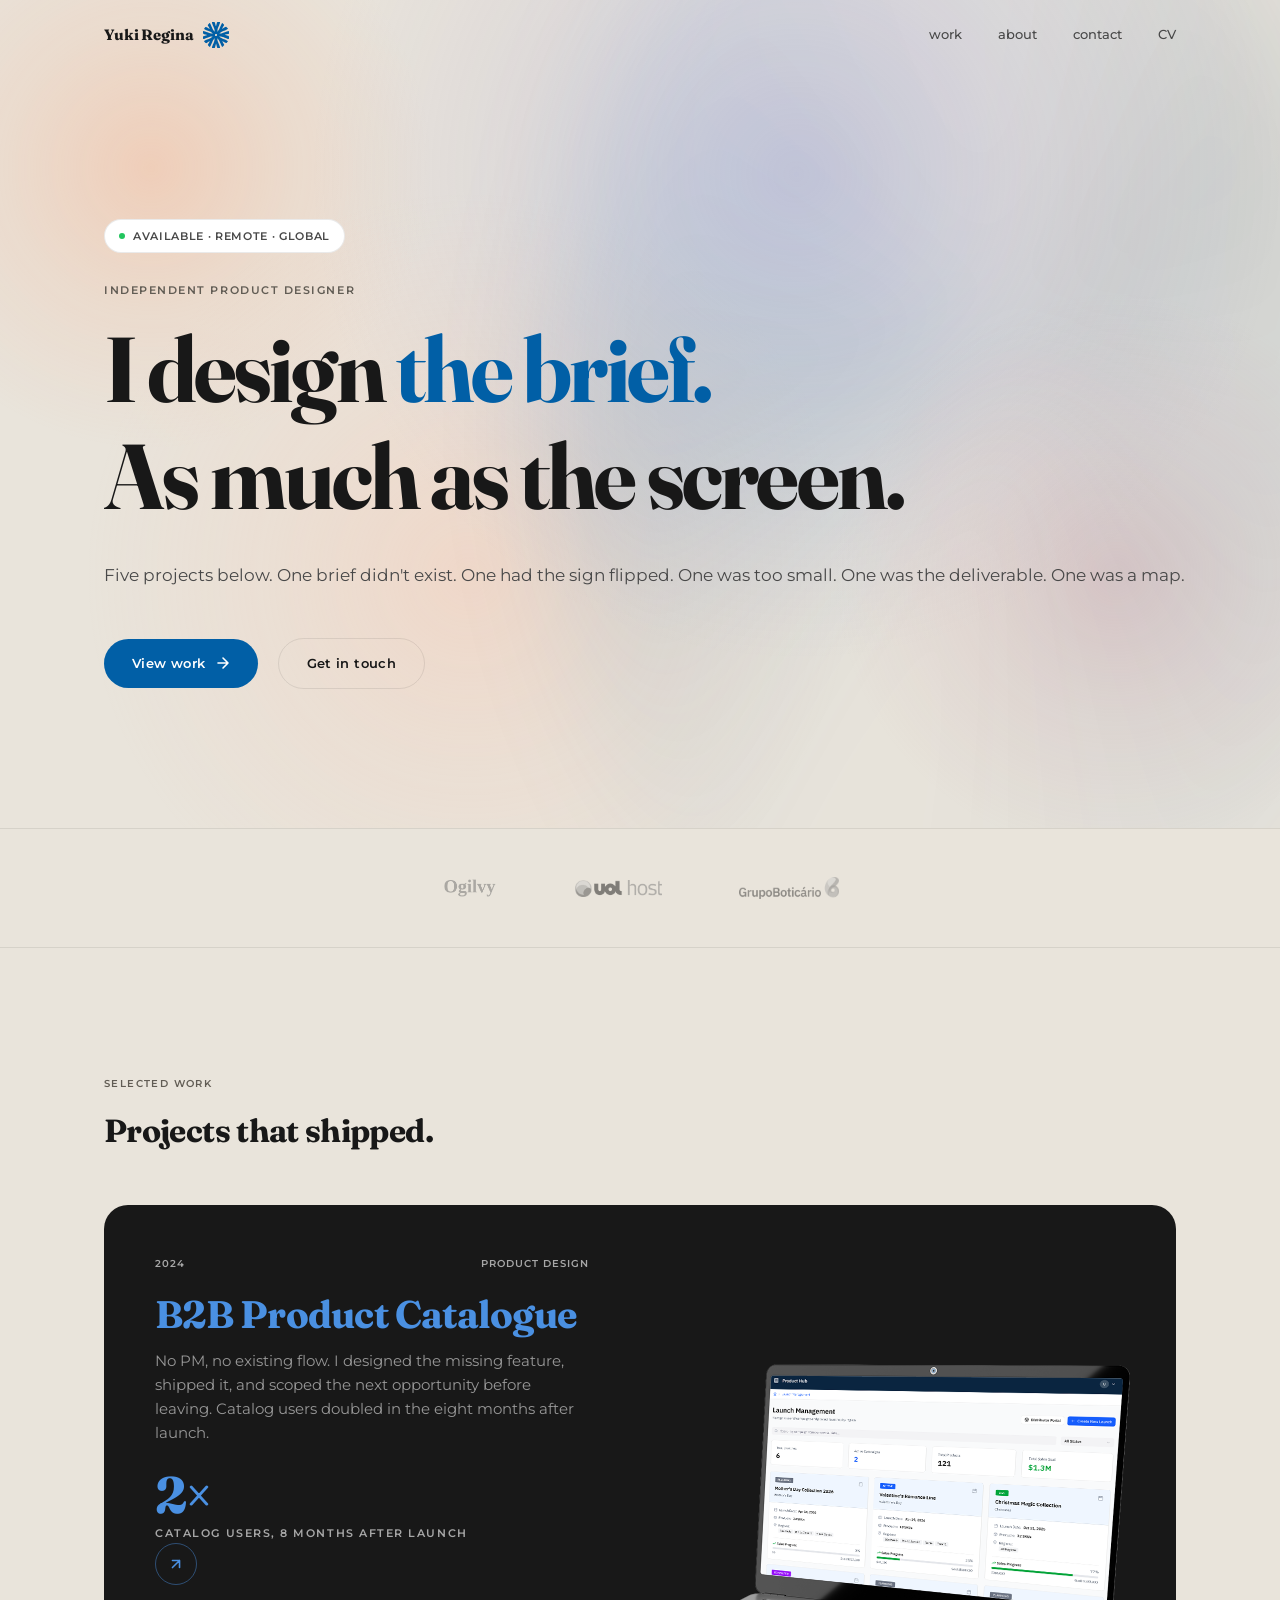
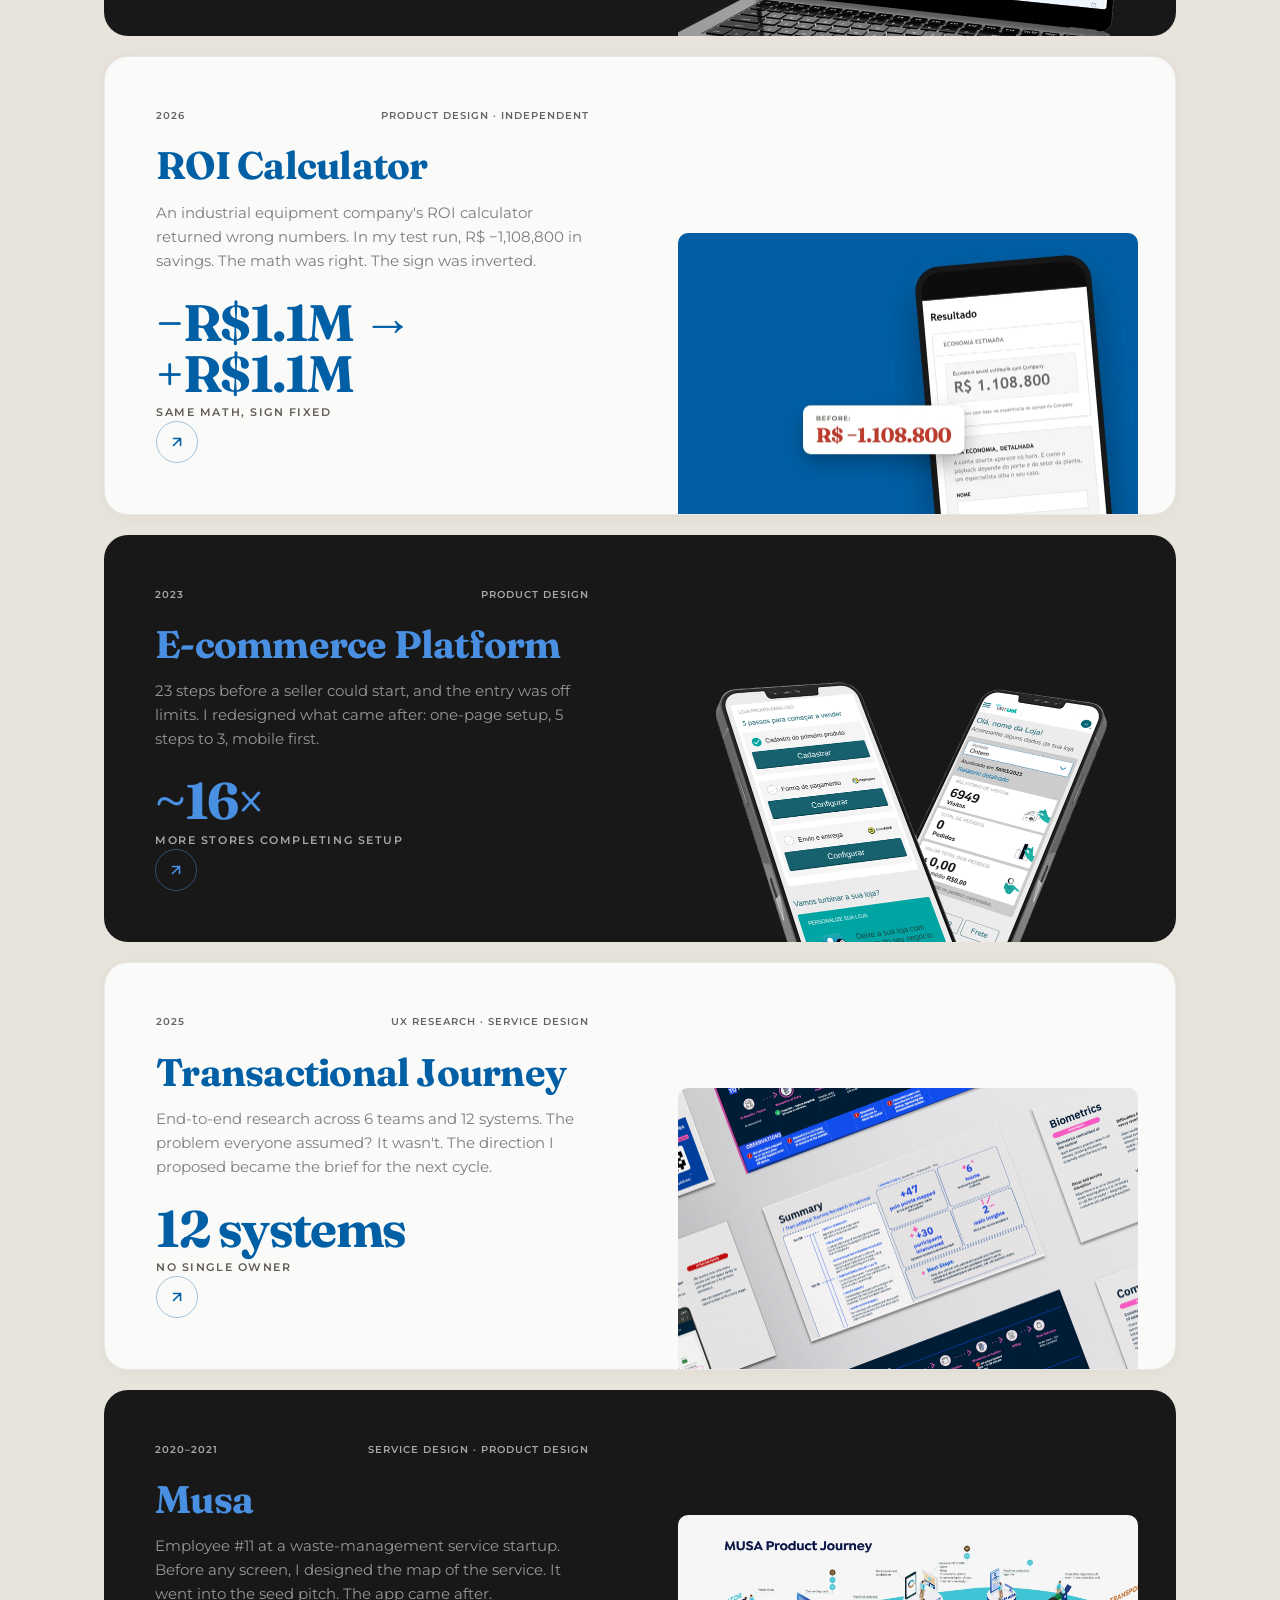
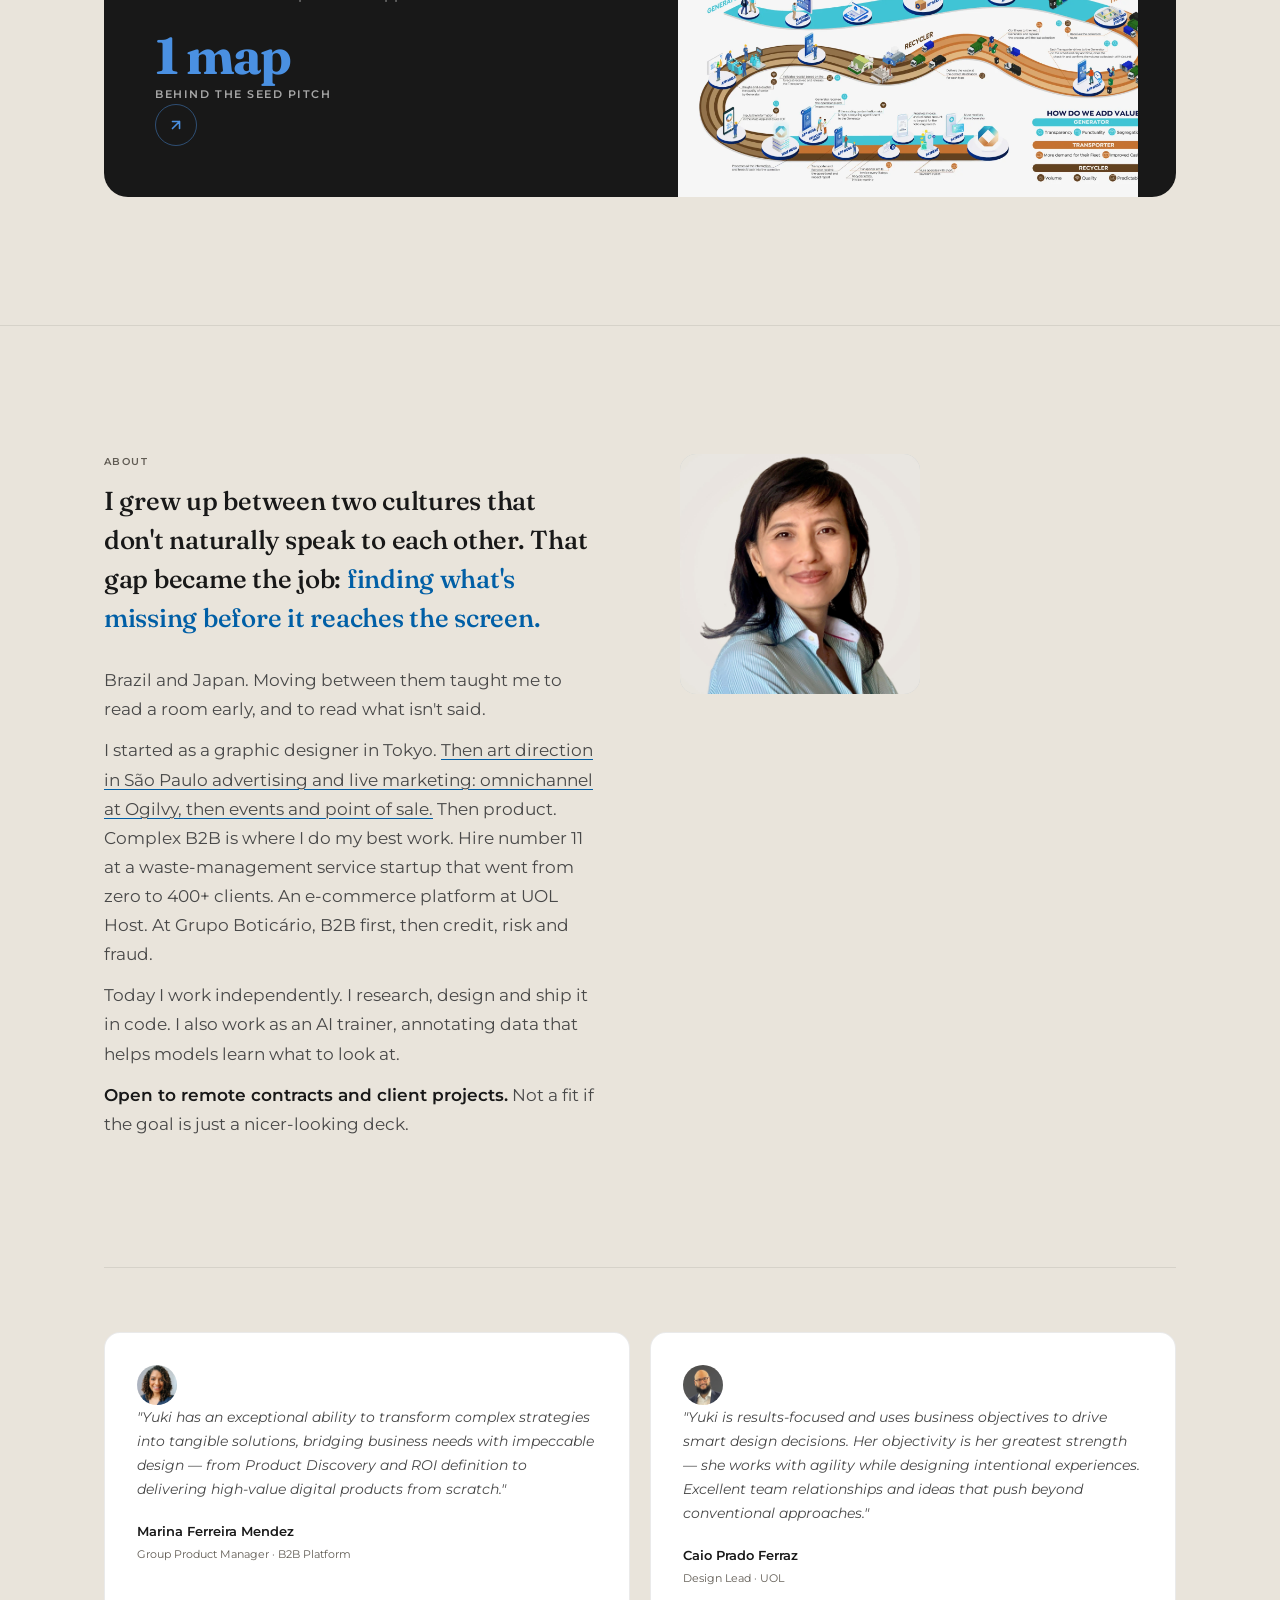
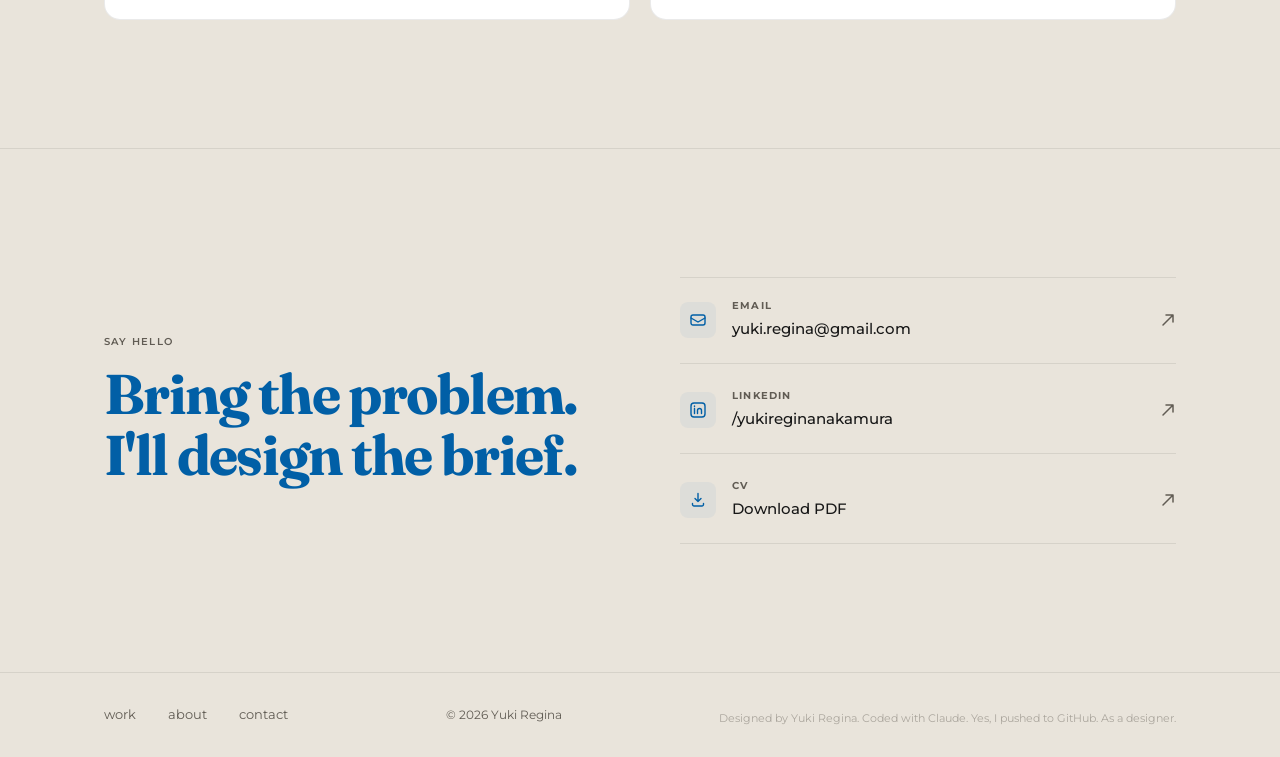
<file: index.html>
<!DOCTYPE html>
<html lang="en">
<head>
  <meta charset="UTF-8">
  <!-- Google tag (gtag.js) -->
  <script async src="https://www.googletagmanager.com/gtag/js?id=G-8YPXFBT22R"></script>
  <script>
    window.dataLayer = window.dataLayer || [];
    function gtag(){dataLayer.push(arguments);}
    gtag('js', new Date());
    gtag('config', 'G-8YPXFBT22R');
  </script>
  <meta name="viewport" content="width=device-width, initial-scale=1.0">
  <meta name="google" content="notranslate">
  <meta http-equiv="Content-Language" content="en">
  <meta name="description" content="Yuki Regina, Independent Product Designer. I design the brief as much as the screen. B2B platforms, e-commerce, risk & fraud. Remote, global.">
  <meta property="og:title" content="Yuki Regina | Independent Product Designer">
  <meta property="og:description" content="Yuki Regina, Independent Product Designer. I design the brief as much as the screen. B2B platforms, e-commerce, risk & fraud. Remote, global.">
  <meta property="og:image" content="https://yukiregina.com.br/assets/images/logo-mark.png">
  <meta property="og:url" content="https://yukiregina.com.br">
  <meta property="og:type" content="website">
  <meta name="twitter:card" content="summary">
  <meta name="twitter:image" content="https://yukiregina.com.br/assets/images/logo-mark.png">
  <meta name="theme-color" content="#E9E4DB">
  <title>Yuki Regina | Independent Product Designer</title>
  <link rel="preconnect" href="https://fonts.googleapis.com">
  <link rel="preconnect" href="https://fonts.gstatic.com" crossorigin>
  <link rel="stylesheet" href="https://fonts.googleapis.com/css2?family=Fraunces:opsz,wght,SOFT,WONK@9..144,400..700,0..100,0..1&family=Montserrat:wght@400;500;600;700&display=swap">
  <link rel="stylesheet" href="assets/css/main.css">
  <link rel="stylesheet" href="assets/css/home.css">
  <link rel="icon" type="image/x-icon" href="favicon.ico">
  <link rel="icon" type="image/png" sizes="32x32" href="assets/images/favicon-32.png">
  <link rel="apple-touch-icon" sizes="180x180" href="assets/images/favicon-180.png">
</head>
<body>

  <!-- Nav — anchor links only, no separate pages -->
  <nav class="nav">
    <div class="scroll-progress"></div>
    <div class="container">
      <div class="nav-inner">
        <a href="#" class="nav-logo">
          Yuki Regina
          <img class="nav-logo-mark" src="assets/images/logo-mark.svg" alt="" aria-hidden="true">
        </a>
        <div class="nav-links">
          <a href="#work"    class="nav-link">work</a>
          <a href="#about"   class="nav-link">about</a>
          <a href="#contact" class="nav-link">contact</a>
          <a href="/Yuki_Regina_Nakamura_CV.pdf" download class="nav-link">CV</a>
        </div>
      </div>
    </div>
  </nav>

  <!-- ── Hero ──────────────────────────────────────────────── -->
  <section class="hero">
    <canvas id="hero-canvas" aria-hidden="true"></canvas>
    <div class="aurora-right" id="aurora-right" aria-hidden="true"></div>
    <canvas id="hero-fx" aria-hidden="true"></canvas>
    <div class="container">
      <div class="hero-content">

        <div class="badge hero-fade">
          <span class="badge-dot"></span>
          Available · Remote · Global
        </div>

        <p class="hero-kicker hero-fade">Independent Product Designer</p>

        <h1 class="hero-headline">
          <span class="reveal-line"><span>I design <span class="accent">the brief.</span></span></span>
          <span class="reveal-line"><span>As much as the screen.</span></span>
        </h1>

        <p class="hero-sub hero-fade">
          Five projects below. One brief didn't exist. One had the sign flipped. One was too small. One was the deliverable. One was a map.
        </p>

        <div class="hero-actions hero-fade">
          <a href="#work" class="btn btn-primary">
            View work
            <svg width="14" height="14" viewBox="0 0 14 14" fill="none" aria-hidden="true">
              <path d="M2 7h10M7 2l5 5-5 5" stroke="currentColor" stroke-width="1.6" stroke-linecap="round" stroke-linejoin="round"/>
            </svg>
          </a>
          <a href="#contact" class="btn btn-outline">Get in touch</a>
        </div>

      </div>
    </div>
  </section>

  <!-- ── Past employers ───────────────────────────────────────── -->
  <div class="clients-strip reveal">
    <div class="employers-row">
      <a href="https://www.ogilvy.com.br/" target="_blank" rel="noopener noreferrer" class="employer-logo-link">
        <img class="employer-logo" src="assets/images/logo-ogilvy.png" alt="Ogilvy">
      </a>
      <a href="https://uolhost.uol.com.br/" target="_blank" rel="noopener noreferrer" class="employer-logo-link">
        <img class="employer-logo" src="assets/images/logo-uol.png" alt="UOL Host">
      </a>
      <a href="https://www.grupoboticario.com.br/" target="_blank" rel="noopener noreferrer" class="employer-logo-link">
        <img class="employer-logo" src="assets/images/logo-boticario.png" alt="Grupo Boticário">
      </a>
    </div>
  </div>

  <!-- ── Work ──────────────────────────────────────────────── -->
  <section class="work" id="work">
    <div class="container">
      <div class="work-header reveal">
        <div>
          <p class="section-label">Selected work</p>
          <h2 class="work-header-title">Projects that shipped.</h2>
        </div>
      </div>

      <div class="projects-stack" data-stagger>

        <!-- Card 1 — dark -->
        <a href="work/b2b-catalogue.html" class="project-card reveal">
          <div class="project-card-info">
            <div class="project-card-top">
              <span class="project-year">2024</span>
              <span class="project-type">Product Design</span>
            </div>
            <h3 class="project-title">B2B Product Catalogue</h3>
            <p class="project-synopsis">No PM, no existing flow. I designed the missing feature, shipped it, and scoped the next opportunity before leaving. Catalog users doubled in the eight months after launch.</p>
            <div class="project-stat">
              <span class="project-stat-num">2×</span>
              <span class="project-stat-label">catalog users, 8 months after launch</span>
            </div>
            <div class="project-arrow" aria-hidden="true">
              <svg width="16" height="16" viewBox="0 0 16 16" fill="none">
                <path d="M3 8h10M8 3l5 5-5 5" stroke="currentColor" stroke-width="1.6" stroke-linecap="round" stroke-linejoin="round"/>
              </svg>
            </div>
          </div>
          <div class="project-card-visual" aria-hidden="true">
            <img src="assets/images/b2b-card.png" alt="" class="project-mockup-img">
          </div>
        </a>

        <!-- Card 2 — light -->
        <a href="work/roi-calculator.html" class="project-card card-light reveal delay-1">
          <div class="project-card-info">
            <div class="project-card-top">
              <span class="project-year">2026</span>
              <span class="project-type">Product Design · Independent</span>
            </div>
            <h3 class="project-title">ROI Calculator</h3>
            <p class="project-synopsis">An industrial equipment company's ROI calculator returned wrong numbers. In my test run, R$ −1,108,800 in savings. The math was right. The sign was inverted.</p>
            <div class="project-stat">
              <span class="project-stat-num">−R$1.1M → +R$1.1M</span>
              <span class="project-stat-label">same math, sign fixed</span>
            </div>
            <div class="project-arrow" aria-hidden="true">
              <svg width="16" height="16" viewBox="0 0 16 16" fill="none">
                <path d="M3 8h10M8 3l5 5-5 5" stroke="currentColor" stroke-width="1.6" stroke-linecap="round" stroke-linejoin="round"/>
              </svg>
            </div>
          </div>
          <div class="project-card-visual" aria-hidden="true">
            <img src="assets/images/roi-card.webp" alt="" class="project-mockup-img">
          </div>
        </a>

        <!-- Card 3 — dark -->
        <a href="work/ecommerce-platform.html" class="project-card reveal delay-2">
          <div class="project-card-info">
            <div class="project-card-top">
              <span class="project-year">2023</span>
              <span class="project-type">Product Design</span>
            </div>
            <h3 class="project-title">E-commerce Platform</h3>
            <p class="project-synopsis">23 steps before a seller could start, and the entry was off limits. I redesigned what came after: one-page setup, 5 steps to 3, mobile first.</p>
            <div class="project-stat">
              <span class="project-stat-num">~16×</span>
              <span class="project-stat-label">more stores completing setup</span>
            </div>
            <div class="project-arrow" aria-hidden="true">
              <svg width="16" height="16" viewBox="0 0 16 16" fill="none">
                <path d="M3 8h10M8 3l5 5-5 5" stroke="currentColor" stroke-width="1.6" stroke-linecap="round" stroke-linejoin="round"/>
              </svg>
            </div>
          </div>
          <div class="project-card-visual" aria-hidden="true">
            <img src="assets/images/ecommerce-card.png" alt="" class="project-mockup-img">
          </div>
        </a>

        <!-- Card 4 — light -->
        <a href="work/risk-platform.html" class="project-card card-light reveal delay-3">
          <div class="project-card-info">
            <div class="project-card-top">
              <span class="project-year">2025</span>
              <span class="project-type">UX Research · Service Design</span>
            </div>
            <h3 class="project-title">Transactional Journey</h3>
            <p class="project-synopsis">End-to-end research across 6 teams and 12 systems. The problem everyone assumed? It wasn't. The direction I proposed became the brief for the next cycle.</p>
            <div class="project-stat">
              <span class="project-stat-num">12 systems</span>
              <span class="project-stat-label">no single owner</span>
            </div>
            <div class="project-arrow" aria-hidden="true">
              <svg width="16" height="16" viewBox="0 0 16 16" fill="none">
                <path d="M3 8h10M8 3l5 5-5 5" stroke="currentColor" stroke-width="1.6" stroke-linecap="round" stroke-linejoin="round"/>
              </svg>
            </div>
          </div>
          <div class="project-card-visual" aria-hidden="true">
            <img src="assets/images/risk-card.png" alt="" class="project-mockup-img">
          </div>
        </a>

        <!-- Card 5 — dark -->
        <a href="work/musa.html" class="project-card reveal delay-4">
          <div class="project-card-info">
            <div class="project-card-top">
              <span class="project-year">2020–2021</span>
              <span class="project-type">Service Design · Product Design</span>
            </div>
            <h3 class="project-title">Musa</h3>
            <p class="project-synopsis">Employee #11 at a waste-management service startup. Before any screen, I designed the map of the service. It went into the seed pitch. The app came after.</p>
            <div class="project-stat">
              <span class="project-stat-num">1 map</span>
              <span class="project-stat-label">behind the seed pitch</span>
            </div>
            <div class="project-arrow" aria-hidden="true">
              <svg width="16" height="16" viewBox="0 0 16 16" fill="none">
                <path d="M3 8h10M8 3l5 5-5 5" stroke="currentColor" stroke-width="1.6" stroke-linecap="round" stroke-linejoin="round"/>
              </svg>
            </div>
          </div>
          <div class="project-card-visual" aria-hidden="true">
            <img src="assets/images/musa/musa-journey.webp" alt="" class="project-mockup-img" style="aspect-ratio:16/10;object-position:center left;">
          </div>
        </a>

      </div>
    </div>
  </section>

  <!-- ── About ─────────────────────────────────────────────── -->
  <section class="about-inline" id="about">
    <div class="container">
      <div class="about-inline-grid">

        <div>
          <p class="section-label reveal">About</p>
          <p class="about-inline-quote reveal">
            I grew up between two cultures that don't naturally speak to each other.
            That gap became the job: <span style="color:var(--indigo);">finding what's missing before it reaches the screen.</span>
          </p>
          <div class="about-inline-body reveal">
            <p>Brazil and Japan. Moving between them taught me to read a room early, and to read what isn't said.</p>
            <p>I started as a graphic designer in Tokyo. <a href="work/art-direction.html">Then art direction in São Paulo advertising and live marketing: omnichannel at Ogilvy, then events and point of sale.</a> Then product. Complex B2B is where I do my best work. Hire number 11 at a waste-management service startup that went from zero to 400+ clients. An e-commerce platform at UOL Host. At Grupo Boticário, B2B first, then credit, risk and fraud.</p>
            <p>Today I work independently. I research, design and ship it in code. I also work as an AI trainer, annotating data that helps models learn what to look at.</p>
            <p><strong>Open to remote contracts and client projects.</strong> Not a fit if the goal is just a nicer-looking deck.</p>
          </div>
        </div>

        <div class="about-photo-col">
          <div class="about-photo-wrap-inline reveal delay-2">
            <img src="assets/images/yuki-headshot.jpg" alt="Yuki Regina">
          </div>
        </div>

      </div>

      <div class="about-testimonials">
        <div class="testimonial-card reveal delay-3">
          <img src="assets/images/marina-photo.jpg" alt="Marina Ferreira Mendez" style="width:40px;height:40px;border-radius:50%;object-fit:cover;flex-shrink:0;">
          <p class="testi-text">"Yuki has an exceptional ability to transform complex strategies into tangible solutions, bridging business needs with impeccable design — from Product Discovery and ROI definition to delivering high-value digital products from scratch."</p>
          <p class="testi-name">Marina Ferreira Mendez</p>
          <p class="testi-role">Group Product Manager · B2B Platform</p>
        </div>
        <div class="testimonial-card reveal delay-3">
          <img src="assets/images/caio-photo.jpg" alt="Caio Prado Ferraz" style="width:40px;height:40px;border-radius:50%;object-fit:cover;flex-shrink:0;">
          <p class="testi-text">"Yuki is results-focused and uses business objectives to drive smart design decisions. Her objectivity is her greatest strength — she works with agility while designing intentional experiences. Excellent team relationships and ideas that push beyond conventional approaches."</p>
          <p class="testi-name">Caio Prado Ferraz</p>
          <p class="testi-role">Design Lead · UOL</p>
        </div>
      </div>
    </div>
  </section>

  <!-- ── Contact ────────────────────────────────────────────── -->
  <section class="contact-inline" id="contact">
    <div class="container">
      <div class="contact-inline-inner">

        <div>
          <p class="section-label reveal">say hello</p>
          <h2 class="contact-inline-headline reveal">
            Bring the problem. I'll design the brief.
          </h2>
        </div>

        <div class="contact-inline-links reveal">

          <a href="mailto:yuki.regina@gmail.com" class="contact-inline-link">
            <div class="contact-inline-link-left">
              <div class="contact-inline-icon">
                <svg width="16" height="16" viewBox="0 0 16 16" fill="none" aria-hidden="true">
                  <rect x="1" y="3" width="14" height="10" rx="2" stroke="currentColor" stroke-width="1.4"/>
                  <path d="M1 6l7 4 7-4" stroke="currentColor" stroke-width="1.4" stroke-linecap="round"/>
                </svg>
              </div>
              <div>
                <span class="contact-inline-label">email</span>
                <span class="contact-inline-value">yuki.regina@gmail.com</span>
              </div>
            </div>
            <svg class="contact-inline-arrow" width="16" height="16" viewBox="0 0 16 16" fill="none" aria-hidden="true">
              <path d="M3 13L13 3M13 3H6M13 3v7" stroke="currentColor" stroke-width="1.5" stroke-linecap="round" stroke-linejoin="round"/>
            </svg>
          </a>

          <a href="https://linkedin.com/in/yukireginanakamura" target="_blank" rel="noopener" class="contact-inline-link">
            <div class="contact-inline-link-left">
              <div class="contact-inline-icon">
                <svg width="16" height="16" viewBox="0 0 16 16" fill="none" aria-hidden="true">
                  <rect x="1" y="1" width="14" height="14" rx="3" stroke="currentColor" stroke-width="1.4"/>
                  <path d="M4.5 6.5v5M4.5 4v.5" stroke="currentColor" stroke-width="1.4" stroke-linecap="round"/>
                  <path d="M7.5 11.5V8.5c0-1 .7-2 2-2s2 .8 2 2v3" stroke="currentColor" stroke-width="1.4" stroke-linecap="round" stroke-linejoin="round"/>
                </svg>
              </div>
              <div>
                <span class="contact-inline-label">linkedin</span>
                <span class="contact-inline-value">/yukireginanakamura</span>
              </div>
            </div>
            <svg class="contact-inline-arrow" width="16" height="16" viewBox="0 0 16 16" fill="none" aria-hidden="true">
              <path d="M3 13L13 3M13 3H6M13 3v7" stroke="currentColor" stroke-width="1.5" stroke-linecap="round" stroke-linejoin="round"/>
            </svg>
          </a>

          <a href="/Yuki_Regina_Nakamura_CV.pdf" download class="contact-inline-link">
            <div class="contact-inline-link-left">
              <div class="contact-inline-icon">
                <svg width="16" height="16" viewBox="0 0 16 16" fill="none" aria-hidden="true">
                  <path d="M8 1.5v8M8 9.5L5 6.5M8 9.5l3-3" stroke="currentColor" stroke-width="1.4" stroke-linecap="round" stroke-linejoin="round"/>
                  <path d="M2.5 11.5v1a1.5 1.5 0 0 0 1.5 1.5h8a1.5 1.5 0 0 0 1.5-1.5v-1" stroke="currentColor" stroke-width="1.4" stroke-linecap="round"/>
                </svg>
              </div>
              <div>
                <span class="contact-inline-label">cv</span>
                <span class="contact-inline-value">Download PDF</span>
              </div>
            </div>
            <svg class="contact-inline-arrow" width="16" height="16" viewBox="0 0 16 16" fill="none" aria-hidden="true">
              <path d="M3 13L13 3M13 3H6M13 3v7" stroke="currentColor" stroke-width="1.5" stroke-linecap="round" stroke-linejoin="round"/>
            </svg>
          </a>

        </div>
      </div>
    </div>
  </section>

  <!-- ── Footer ────────────────────────────────────────────── -->
  <footer>
    <div class="container">
      <div class="footer-inner">
        <div class="footer-links">
          <a href="#work"    class="footer-link">work</a>
          <a href="#about"   class="footer-link">about</a>
          <a href="#contact" class="footer-link">contact</a>
        </div>
        <p class="footer-copy">© 2026 Yuki Regina</p>
        <p class="footer-copy" style="margin-top:6px;font-size:11px;opacity:.45;">Designed by Yuki Regina. Coded with Claude. Yes, I pushed to GitHub. As a designer.</p>
      </div>
    </div>
  </footer>

  <script src="assets/js/main.js"></script>
  <script src="assets/js/hero.js"></script>


</body>
</html>
</file>
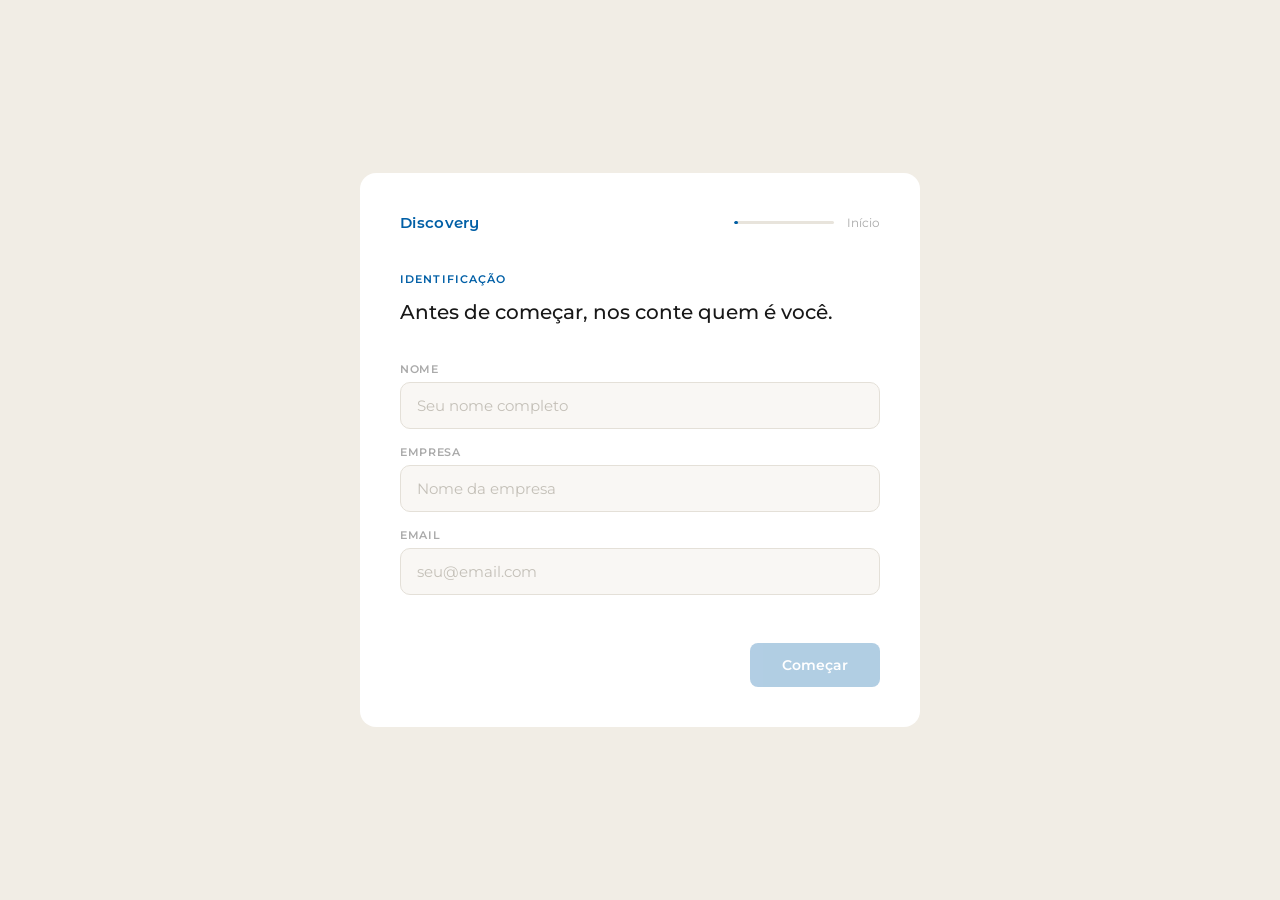
<file: discovery/index.html>
<!DOCTYPE html>
<html lang="pt-BR">
<head>
<meta charset="UTF-8">
<meta name="viewport" content="width=device-width, initial-scale=1.0">
<title>Discovery — Diagnóstico de Marketing</title>
<link href="https://fonts.googleapis.com/css2?family=Montserrat:wght@400;500;600&family=Montserrat+Alternates:wght@500;600&display=swap" rel="stylesheet">
<style>
  *, *::before, *::after { box-sizing: border-box; margin: 0; padding: 0; }
  body { background: #F1EDE5; font-family: 'Montserrat', sans-serif; color: #181818; min-height: 100vh; display: flex; align-items: center; justify-content: center; padding: 2rem 1rem; }
  .card { background: #fff; border-radius: 16px; padding: 2.5rem; width: 100%; max-width: 560px; min-height: 460px; display: flex; flex-direction: column; }
  .top { display: flex; justify-content: space-between; align-items: center; margin-bottom: 2.5rem; }
  .brand { font-family: 'Montserrat Alternates', sans-serif; font-size: 15px; font-weight: 600; color: #015FA6; letter-spacing: 0.02em; }
  .prog-wrap { display: flex; align-items: center; gap: 10px; }
  .prog-bar { width: 100px; height: 3px; background: #E8E4DC; border-radius: 2px; overflow: hidden; }
  .prog-fill { height: 100%; background: #015FA6; border-radius: 2px; transition: width 0.35s ease; }
  .prog-label { font-size: 12px; color: #AAA; min-width: 36px; text-align: right; }
  .body { flex: 1; display: flex; flex-direction: column; }
  .section-tag { font-size: 11px; font-weight: 600; color: #015FA6; letter-spacing: 0.1em; text-transform: uppercase; margin-bottom: 0.75rem; }
  .question { font-family: 'Montserrat', sans-serif; font-size: 20px; font-weight: 500; color: #181818; line-height: 1.4; margin-bottom: 0.5rem; }
  .hint { font-size: 13px; color: #AAA; font-style: italic; margin-bottom: 1.75rem; line-height: 1.5; }
  .spacer { margin-bottom: 1.75rem; }
  textarea { width: 100%; background: #F9F7F4; border: 1.5px solid #E4E0D8; border-radius: 10px; padding: 14px 16px; font-size: 15px; font-family: 'Montserrat', sans-serif; color: #181818; resize: none; outline: none; line-height: 1.6; min-height: 120px; transition: border-color 0.2s; }
  textarea:focus { border-color: #015FA6; background: #fff; }
  textarea::placeholder { color: #C4C0B8; }
  input[type="text"], input[type="email"] { width: 100%; background: #F9F7F4; border: 1.5px solid #E4E0D8; border-radius: 10px; padding: 13px 16px; font-size: 15px; font-family: 'Montserrat', sans-serif; color: #181818; outline: none; transition: border-color 0.2s; margin-bottom: 12px; }
  input[type="text"]:focus, input[type="email"]:focus { border-color: #015FA6; background: #fff; }
  input::placeholder { color: #C4C0B8; }
  .field-label { font-size: 11px; font-weight: 600; color: #AAA; letter-spacing: 0.06em; text-transform: uppercase; margin-bottom: 6px; }
  .field-group { margin-bottom: 4px; }
  .voice-row { display: flex; align-items: center; gap: 12px; margin: 14px 0 0; }
  .mic-btn { display: flex; align-items: center; gap: 8px; padding: 10px 20px; background: #fff; border: 1.5px solid #015FA6; border-radius: 100px; color: #015FA6; font-size: 13px; font-weight: 600; font-family: 'Montserrat', sans-serif; cursor: pointer; transition: all 0.15s; }
  .mic-btn:hover, .mic-btn.recording { background: #015FA6; color: #fff; }
  .mic-dot { width: 8px; height: 8px; border-radius: 50%; background: currentColor; }
  .mic-dot.pulse { animation: pulse 1s infinite; }
  @keyframes pulse { 0%, 100% { opacity: 1; transform: scale(1); } 50% { opacity: 0.4; transform: scale(0.8); } }
  .voice-note { font-size: 12px; color: #AAA; }
  .nav { display: flex; justify-content: space-between; align-items: center; margin-top: auto; padding-top: 2rem; }
  .btn-back { background: none; border: none; color: #AAA; font-size: 14px; font-family: 'Montserrat', sans-serif; cursor: pointer; padding: 8px 0; transition: color 0.15s; }
  .btn-back:hover { color: #181818; }
  .btn-next { background: #015FA6; color: #fff; border: none; border-radius: 8px; padding: 13px 32px; font-size: 14px; font-weight: 600; font-family: 'Montserrat', sans-serif; cursor: pointer; transition: opacity 0.15s; }
  .btn-next:hover { opacity: 0.88; }
  .btn-next:disabled { opacity: 0.3; cursor: not-allowed; }
  .done { text-align: center; flex: 1; display: flex; flex-direction: column; }
  .done-icon { width: 56px; height: 56px; background: #015FA6; border-radius: 50%; margin: 0 auto 1.25rem; display: flex; align-items: center; justify-content: center; }
  .done-icon svg { width: 24px; height: 24px; stroke: #fff; fill: none; stroke-width: 2.5; stroke-linecap: round; stroke-linejoin: round; }
  .done h2, .sent h2 { font-family: 'Montserrat', sans-serif; font-size: 20px; font-weight: 500; margin-bottom: 0.5rem; }
  .done p, .sent p { font-size: 14px; color: #AAA; margin-bottom: 2rem; line-height: 1.6; }
  .summary { background: #F9F7F4; border-radius: 10px; padding: 0.5rem 1.25rem; text-align: left; margin-bottom: 1.5rem; flex: 1; overflow-y: auto; max-height: 280px; }
  .s-item { padding: 12px 0; border-bottom: 1px solid #EEE; }
  .s-item:last-child { border-bottom: none; }
  .s-q { font-size: 11px; color: #AAA; margin-bottom: 4px; font-weight: 500; }
  .s-a { font-size: 14px; color: #181818; line-height: 1.5; }
  .btn-submit { width: 100%; background: #015FA6; color: #fff; border: none; border-radius: 8px; padding: 15px; font-size: 15px; font-weight: 600; font-family: 'Montserrat', sans-serif; cursor: pointer; transition: opacity 0.15s; }
  .btn-submit:hover { opacity: 0.88; }
  .sent { text-align: center; padding: 3rem 0; flex: 1; display: flex; flex-direction: column; align-items: center; justify-content: center; }
  @media (max-width: 600px) { .card { padding: 1.75rem 1.5rem; } .question { font-size: 18px; } }
</style>
</head>
<body>
<div class="card">
  <div class="top">
    <span class="brand">Discovery</span>
    <div class="prog-wrap">
      <div class="prog-bar"><div class="prog-fill" id="prog"></div></div>
      <span class="prog-label" id="prog-label"></span>
    </div>
  </div>
  <div class="body" id="view"></div>
</div>

<script>
const SCRIPT_URL = 'https://script.google.com/macros/s/AKfycbzqpHNJL3hEMIQMNrEubH3En_TqszfJi8AeKuF4PmOxg5DJnCkOpteOG16d1ZNRZzSd/exec';

const questions = [
  { section: "O negócio", q: "O que você faz? Qual é o produto ou serviço principal?", hint: "" },
  { section: "O negócio", q: "Há quanto tempo você toca esse negócio?", hint: "" },
  { section: "O negócio", q: "Quem é seu cliente? Pessoa física, empresa, ou os dois?", hint: "" },
  { section: "O negócio", q: "Como a maioria dos clientes chega até você hoje?", hint: "Indicação, busca no Google, redes sociais, presença física…" },
  { section: "Marketing atual", q: "Você faz alguma ação de marketing hoje? O que já testou?", hint: "" },
  { section: "Marketing atual", q: "Tem presença online? Site, Instagram, Google Meu Negócio?", hint: "Se sim: quem cuida? Está ativo ou abandonado?" },
  { section: "Marketing atual", q: "Já contratou alguém para marketing? O que funcionou, o que não?", hint: "Agência, freelancer, funcionário…" },
  { section: "Marketing atual", q: "Quanto você gasta em marketing por mês?", hint: "Pode ser zero. Sem julgamento." },
  { section: "Frustrações", q: "O que mais te frustra na hora de divulgar o negócio?", hint: "" },
  { section: "Frustrações", q: "O que você tentou que claramente não funcionou?", hint: "" },
  { section: "Objetivos", q: "Em 3 meses, o que precisaria acontecer para você falar 'valeu a pena'?", hint: "Você define o sucesso, não eu." },
  { section: "Objetivos", q: "Se eu te entregasse um plano claro, o que te impediria de executar?", hint: "Essa é a mais importante. Responde com calma." },
  { section: "Livre", q: "Qual é o principal problema ou foco que você quer resolver? Tem alguma ideia que queira compartilhar?", hint: "Fala à vontade. Sem filtro." }
];

let idAnswers = { nome: '', empresa: '', email: '' };
let answers = new Array(questions.length).fill('');
let current = -1;
let recognition = null;
let isRecording = false;
const total = questions.length;

function updateProg() {
  const pct = current === -1 ? 4 : current >= total ? 100 : Math.round(((current + 1) / total) * 100);
  document.getElementById('prog').style.width = pct + '%';
  document.getElementById('prog-label').textContent = current === -1 ? 'Início' : current >= total ? 'Revisão' : (current + 1) + ' / ' + total;
}

function render() {
  updateProg();
  if (current === -1) { renderId(); return; }
  if (current >= total) { renderDone(); return; }
  renderQuestion();
}

function renderId() {
  document.getElementById('view').innerHTML = `
    <div class="section-tag">Identificação</div>
    <div class="question">Antes de começar, nos conte quem é você.</div>
    <div class="spacer"></div>
    <div class="field-group">
      <div class="field-label">Nome</div>
      <input type="text" id="f-nome" placeholder="Seu nome completo" value="${idAnswers.nome}">
    </div>
    <div class="field-group">
      <div class="field-label">Empresa</div>
      <input type="text" id="f-empresa" placeholder="Nome da empresa" value="${idAnswers.empresa}">
    </div>
    <div class="field-group">
      <div class="field-label">Email</div>
      <input type="email" id="f-email" placeholder="seu@email.com" value="${idAnswers.email}">
    </div>
    <div class="nav">
      <span></span>
      <button class="btn-next" id="btn-id-next" onclick="goFromId()">Começar</button>
    </div>
  `;
  const check = () => {
    const n = document.getElementById('f-nome').value.trim();
    const e = document.getElementById('f-empresa').value.trim();
    const m = document.getElementById('f-email').value.trim();
    document.getElementById('btn-id-next').disabled = n.length < 2 || e.length < 2 || m.length < 3;
  };
  ['f-nome','f-empresa','f-email'].forEach(id => document.getElementById(id).addEventListener('input', check));
  document.getElementById('btn-id-next').disabled = !(idAnswers.nome.length > 1 && idAnswers.empresa.length > 1 && idAnswers.email.length > 2);
}

function goFromId() {
  idAnswers.nome = document.getElementById('f-nome').value.trim();
  idAnswers.empresa = document.getElementById('f-empresa').value.trim();
  idAnswers.email = document.getElementById('f-email').value.trim();
  current = 0;
  render();
}

function renderQuestion() {
  const item = questions[current];
  document.getElementById('view').innerHTML = `
    <div class="section-tag">${item.section}</div>
    <div class="question">${item.q}</div>
    ${item.hint ? '<div class="hint">' + item.hint + '</div>' : '<div class="spacer"></div>'}
    <textarea id="ans" placeholder="Digite ou use o microfone para responder…">${answers[current]}</textarea>
    <div class="voice-row">
      <button class="mic-btn" id="mic-btn" onclick="toggleVoice()">
        <span class="mic-dot" id="mic-dot"></span>
        <span id="mic-label">Falar resposta</span>
      </button>
      <span class="voice-note" id="voice-note"></span>
    </div>
    <div class="nav">
      <button class="btn-back" onclick="go(-1)">Voltar</button>
      <button class="btn-next" id="btn-next" onclick="go(1)">${current === total - 1 ? 'Revisar respostas' : 'Próxima'}</button>
    </div>
  `;
  document.getElementById('ans').addEventListener('input', function() {
    answers[current] = this.value;
    document.getElementById('btn-next').disabled = this.value.trim().length < 2;
  });
  document.getElementById('btn-next').disabled = answers[current].trim().length < 2;
}

function go(dir) {
  if (isRecording) stopVoice();
  const ta = document.getElementById('ans');
  if (ta) answers[current] = ta.value;
  if (dir === 1 && answers[current].trim().length < 2) return;
  current = Math.max(-1, Math.min(total, current + dir));
  render();
}

function toggleVoice() { isRecording ? stopVoice() : startVoice(); }

function startVoice() {
  const SR = window.SpeechRecognition || window.webkitSpeechRecognition;
  if (!SR) { document.getElementById('voice-note').textContent = 'Use o Chrome para ativar o microfone.'; return; }
  recognition = new SR();
  recognition.lang = 'pt-BR';
  recognition.continuous = true;
  recognition.interimResults = true;
  const base = answers[current];
  recognition.onstart = () => {
    isRecording = true;
    document.getElementById('mic-btn').classList.add('recording');
    document.getElementById('mic-dot').classList.add('pulse');
    document.getElementById('mic-label').textContent = 'Gravando… clique para parar';
  };
  recognition.onresult = (e) => {
    let final = base, interim = '';
    for (let i = e.resultIndex; i < e.results.length; i++) {
      if (e.results[i].isFinal) final += e.results[i][0].transcript + ' ';
      else interim += e.results[i][0].transcript;
    }
    answers[current] = final;
    const ta = document.getElementById('ans');
    if (ta) ta.value = final + interim;
    const btn = document.getElementById('btn-next');
    if (btn) btn.disabled = (final + interim).trim().length < 2;
  };
  recognition.onerror = () => { document.getElementById('voice-note').textContent = 'Permita o microfone e tente novamente.'; stopVoice(); };
  recognition.onend = () => { if (isRecording) stopVoice(); };
  recognition.start();
}

function stopVoice() {
  isRecording = false;
  if (recognition) recognition.stop();
  const btn = document.getElementById('mic-btn');
  const dot = document.getElementById('mic-dot');
  const lbl = document.getElementById('mic-label');
  if (btn) btn.classList.remove('recording');
  if (dot) dot.classList.remove('pulse');
  if (lbl) lbl.textContent = 'Falar resposta';
}

function renderDone() {
  const idSum = ['Nome','Empresa','Email'].map((l,i) => `<div class="s-item"><div class="s-q">${l}</div><div class="s-a">${Object.values(idAnswers)[i]}</div></div>`).join('');
  const qSum = questions.map((item,i) => `<div class="s-item"><div class="s-q">${item.q}</div><div class="s-a">${answers[i]||'—'}</div></div>`).join('');
  document.getElementById('view').innerHTML = `
    <div class="done">
      <div class="done-icon"><svg viewBox="0 0 24 24"><polyline points="20 6 9 17 4 12"/></svg></div>
      <h2>Pronto para enviar</h2>
      <p>Revise suas respostas abaixo.<br>Você pode voltar e editar qualquer uma.</p>
      <div class="summary">${idSum}${qSum}</div>
      <button class="btn-submit" onclick="submit()">Enviar para análise</button>
      <div style="margin-top:12px"><button class="btn-back" onclick="current=total-1;render()">Editar respostas</button></div>
    </div>
  `;
}

function submit() {
  const payload = [
    { pergunta: 'Nome', resposta: idAnswers.nome },
    { pergunta: 'Empresa', resposta: idAnswers.empresa },
    { pergunta: 'Email', resposta: idAnswers.email },
    ...questions.map((item,i) => ({ pergunta: item.q, resposta: answers[i]||'' }))
  ];
  document.getElementById('view').innerHTML = `<div class="sent"><div class="done-icon" style="background:#E4E0D8"><svg viewBox="0 0 24 24" style="stroke:#015FA6;fill:none;stroke-width:2;stroke-linecap:round"><circle cx="12" cy="12" r="6"/></svg></div><h2>Enviando…</h2><p>Só um segundo.</p></div>`;
  document.getElementById('prog').style.width = '100%';
  document.getElementById('prog-label').textContent = '';
  fetch(SCRIPT_URL + '?data=' + encodeURIComponent(JSON.stringify(payload)), { method: 'GET', mode: 'no-cors' })
  .finally(() => {
    document.getElementById('view').innerHTML = `<div class="sent"><div class="done-icon"><svg viewBox="0 0 24 24"><polyline points="20 6 9 17 4 12"/></svg></div><h2>Respostas enviadas</h2><p>Obrigada pelo seu tempo.<br>Vou analisar e entrar em contato em breve.</p></div>`;
  });
}

render();
</script>
</body>
</html>
</file>
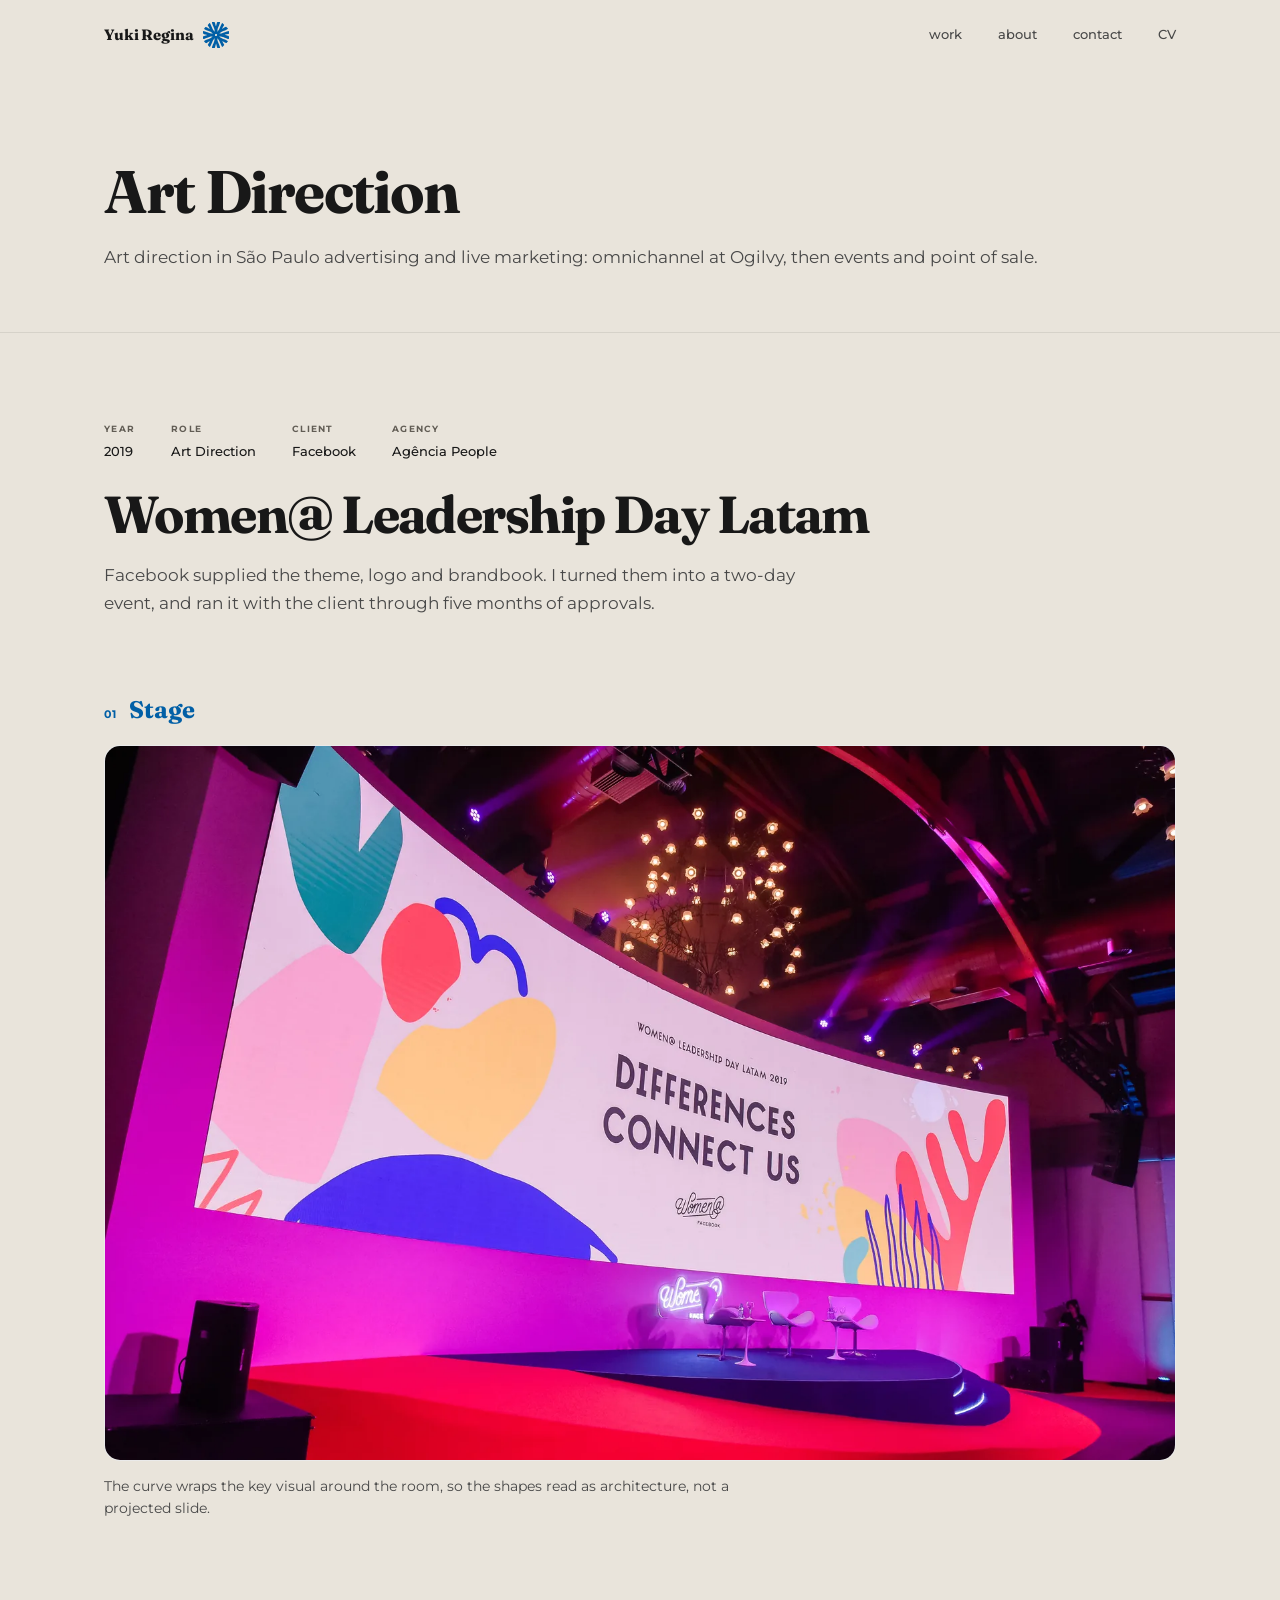
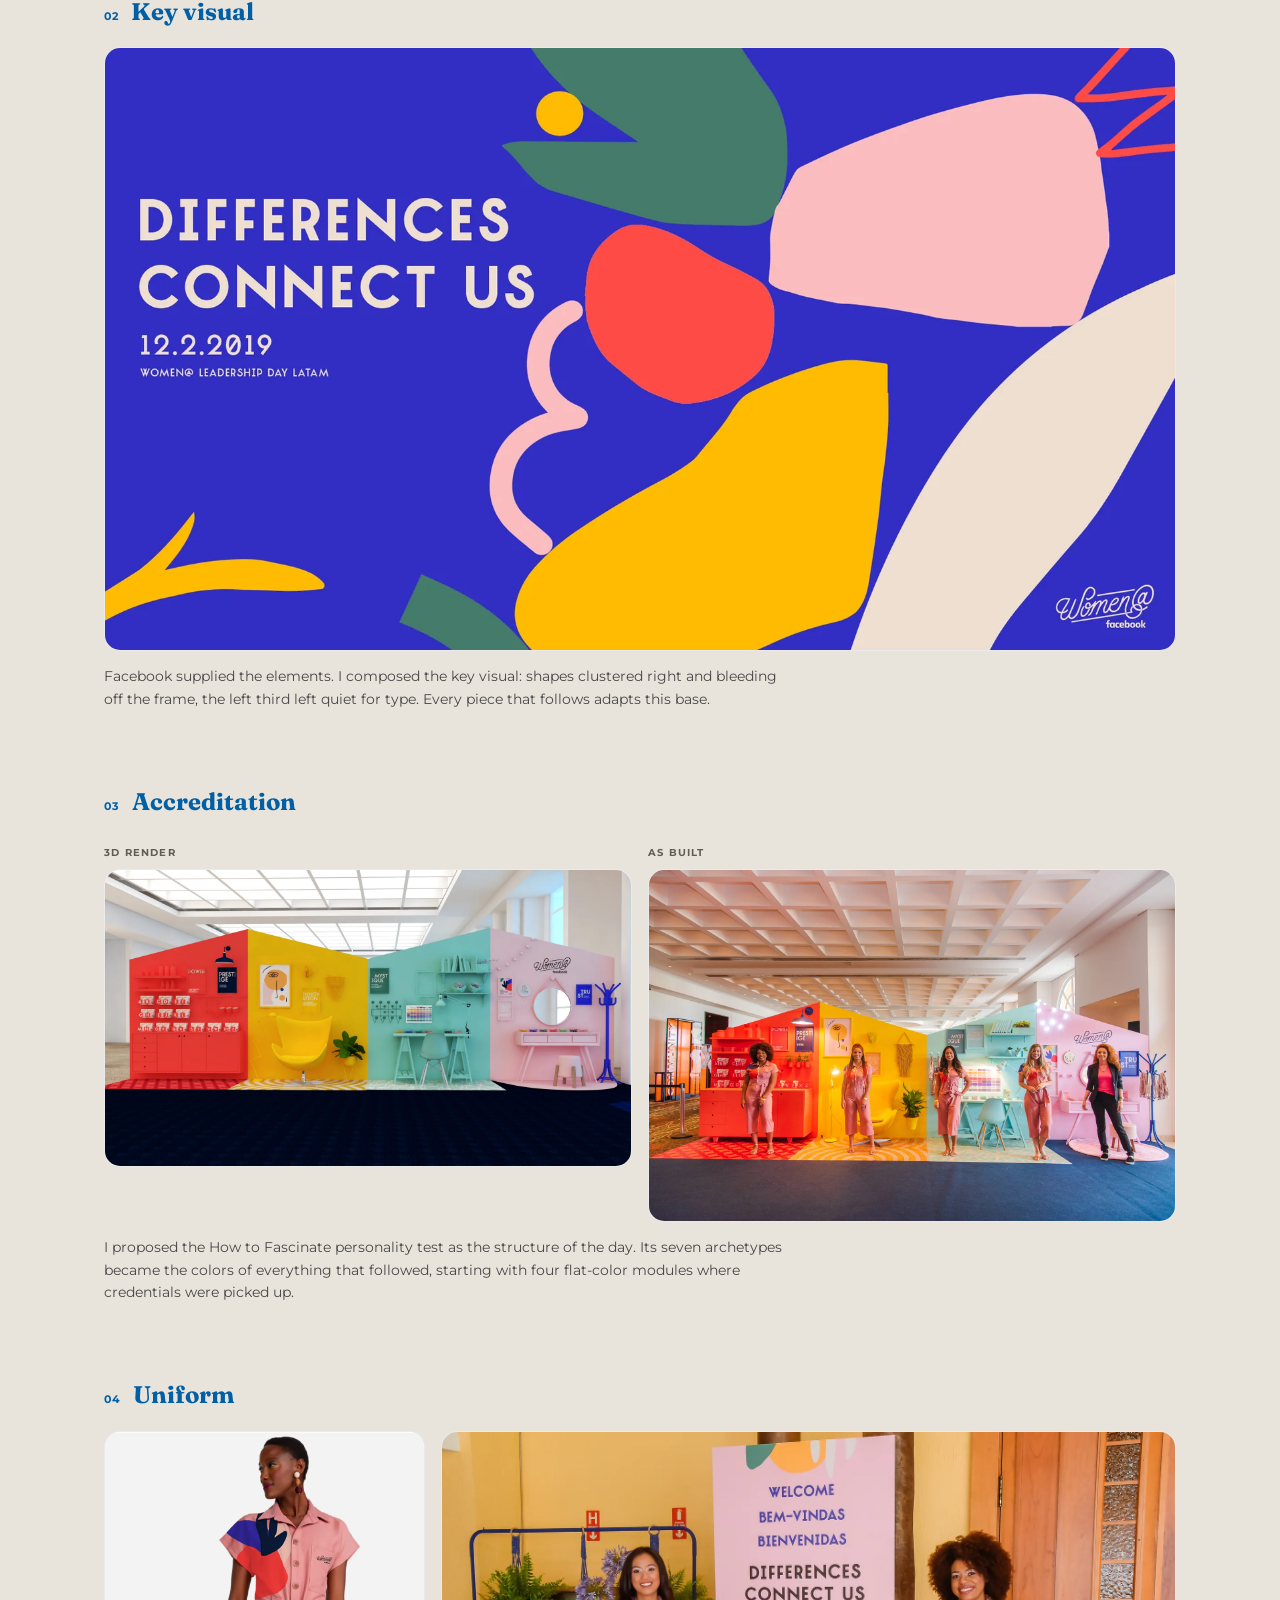
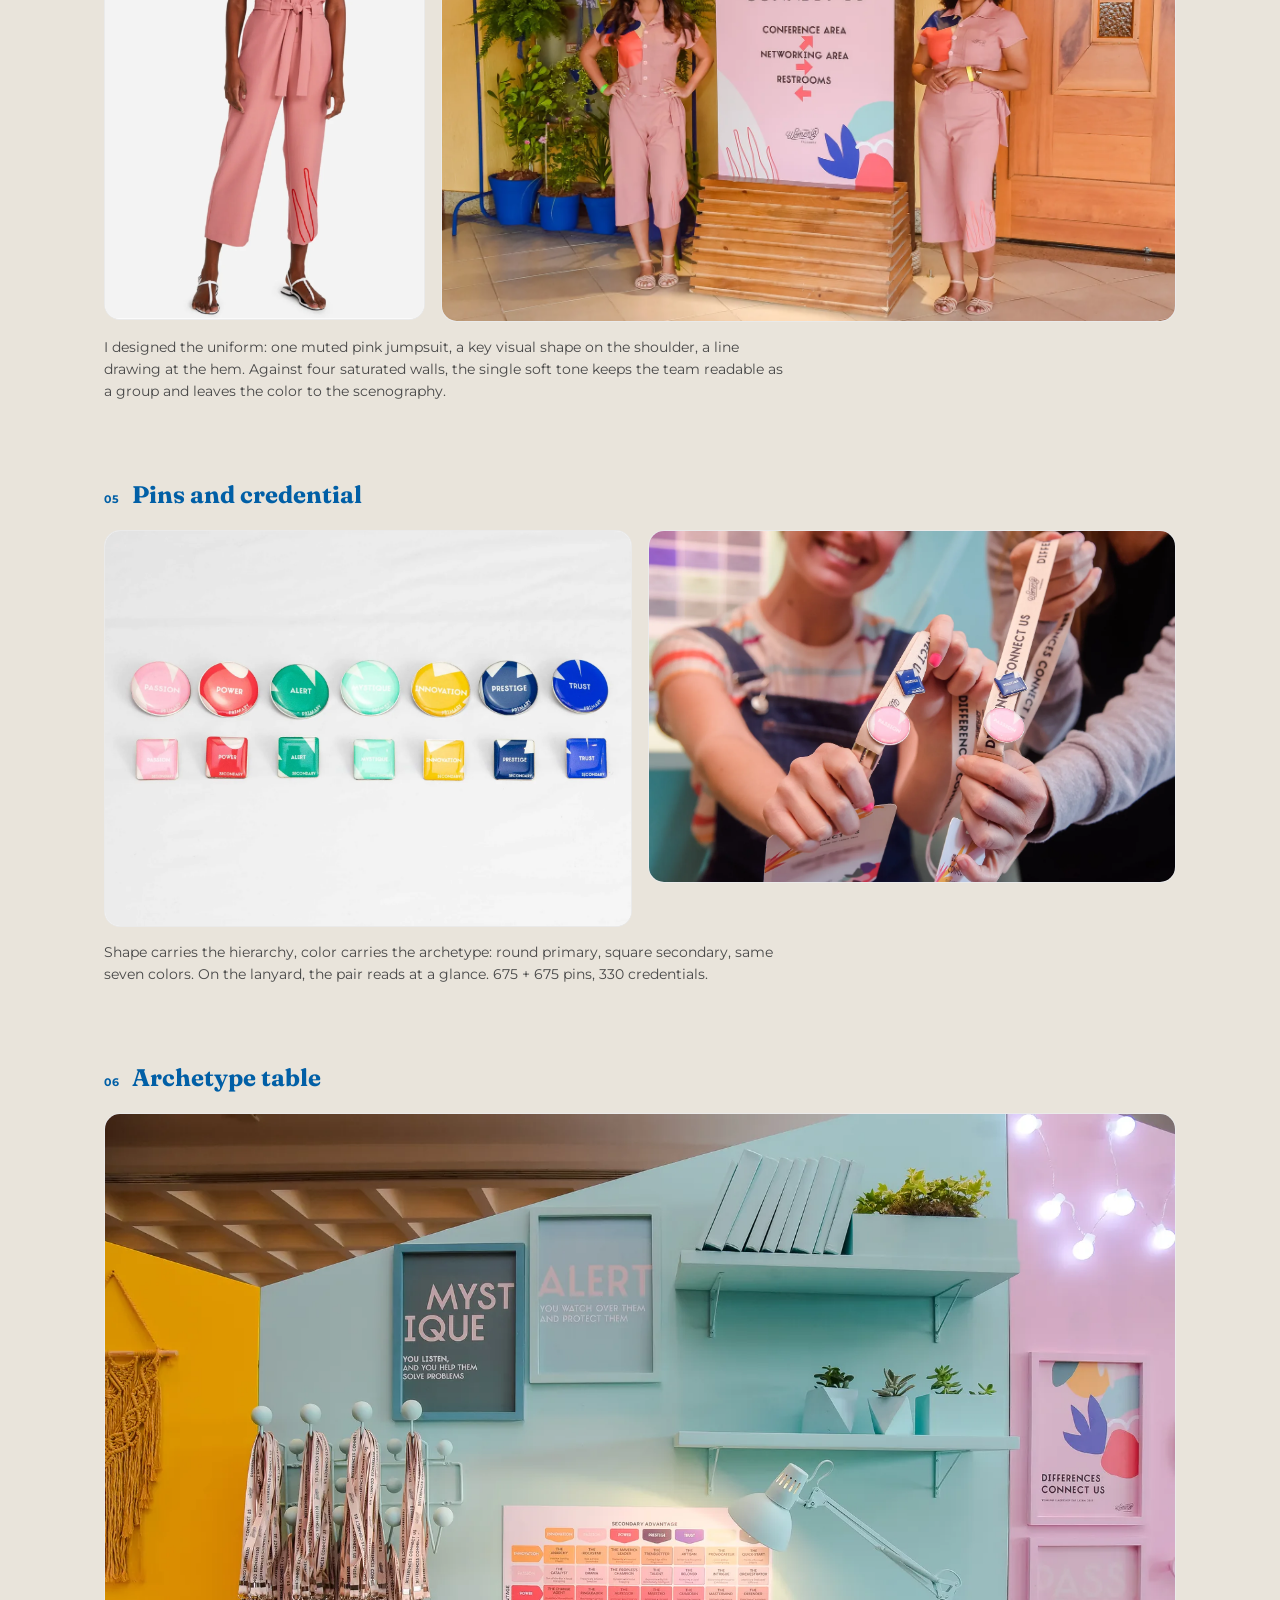
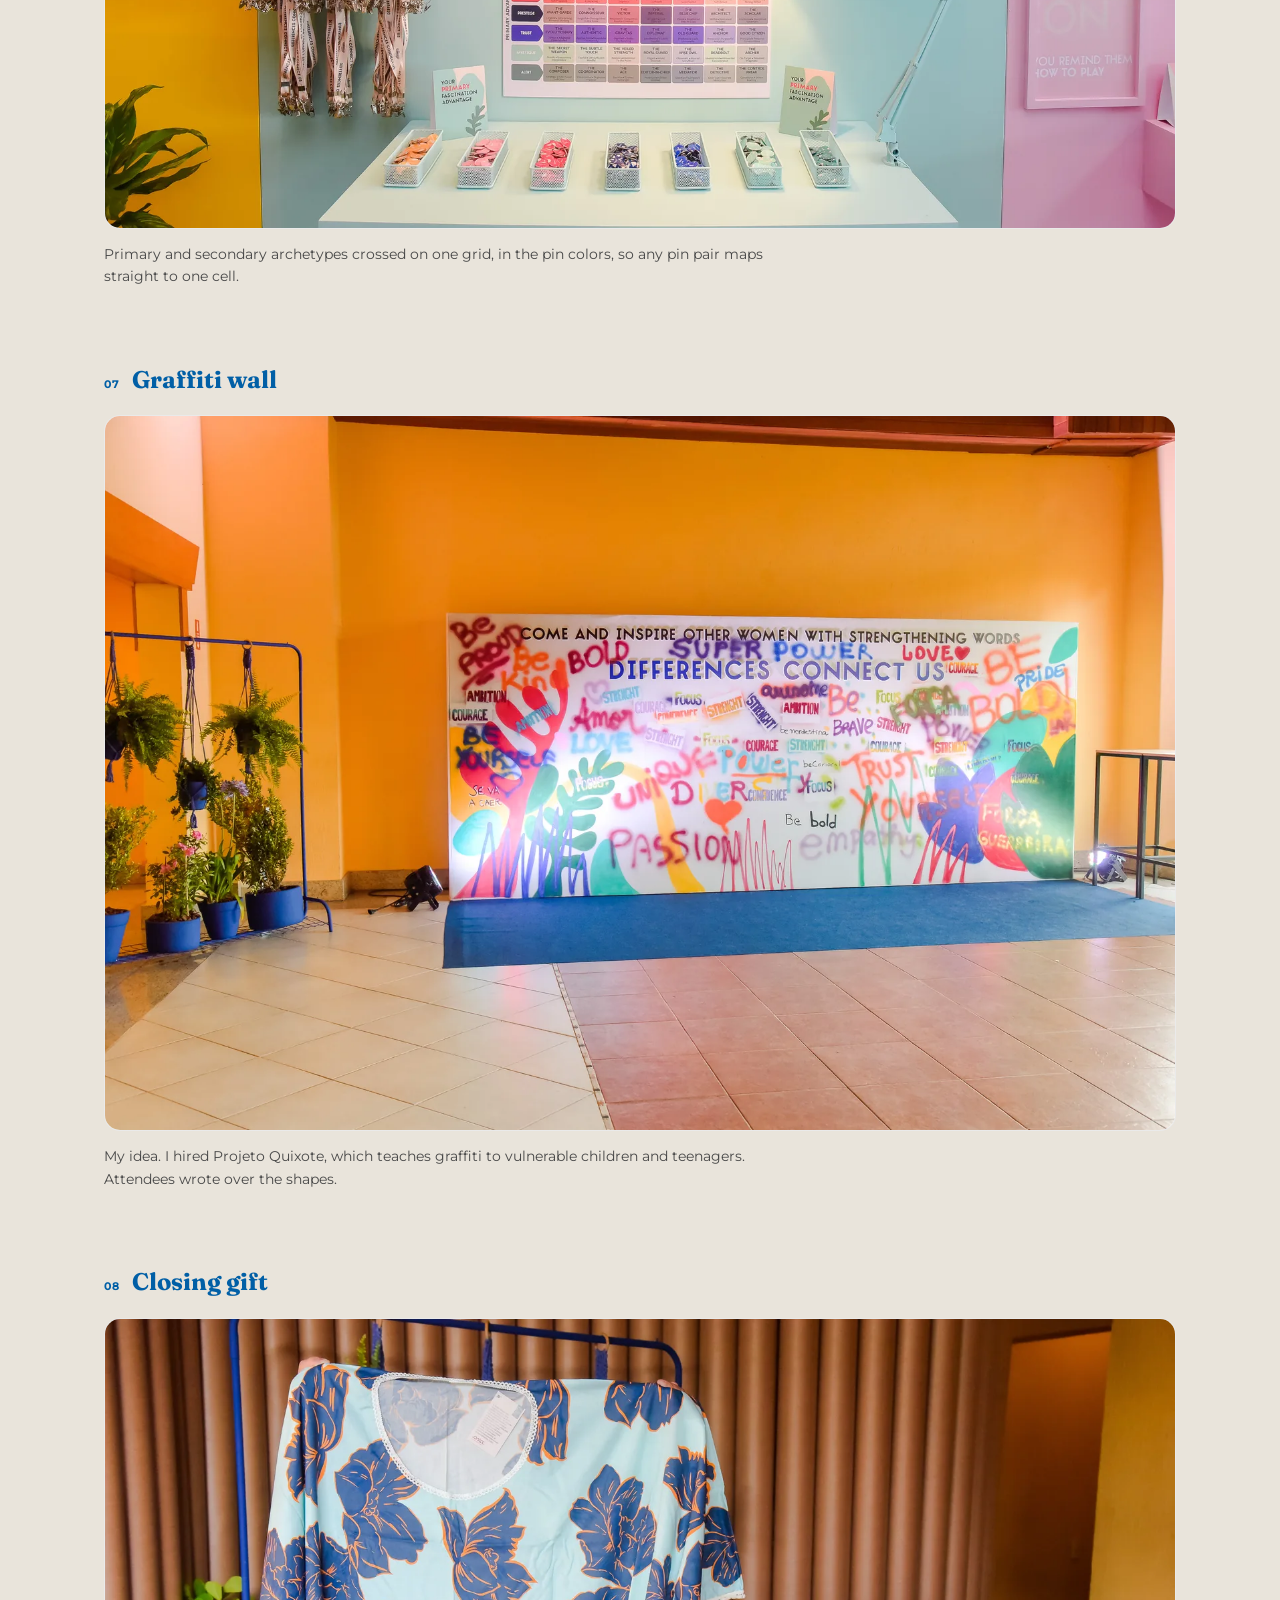
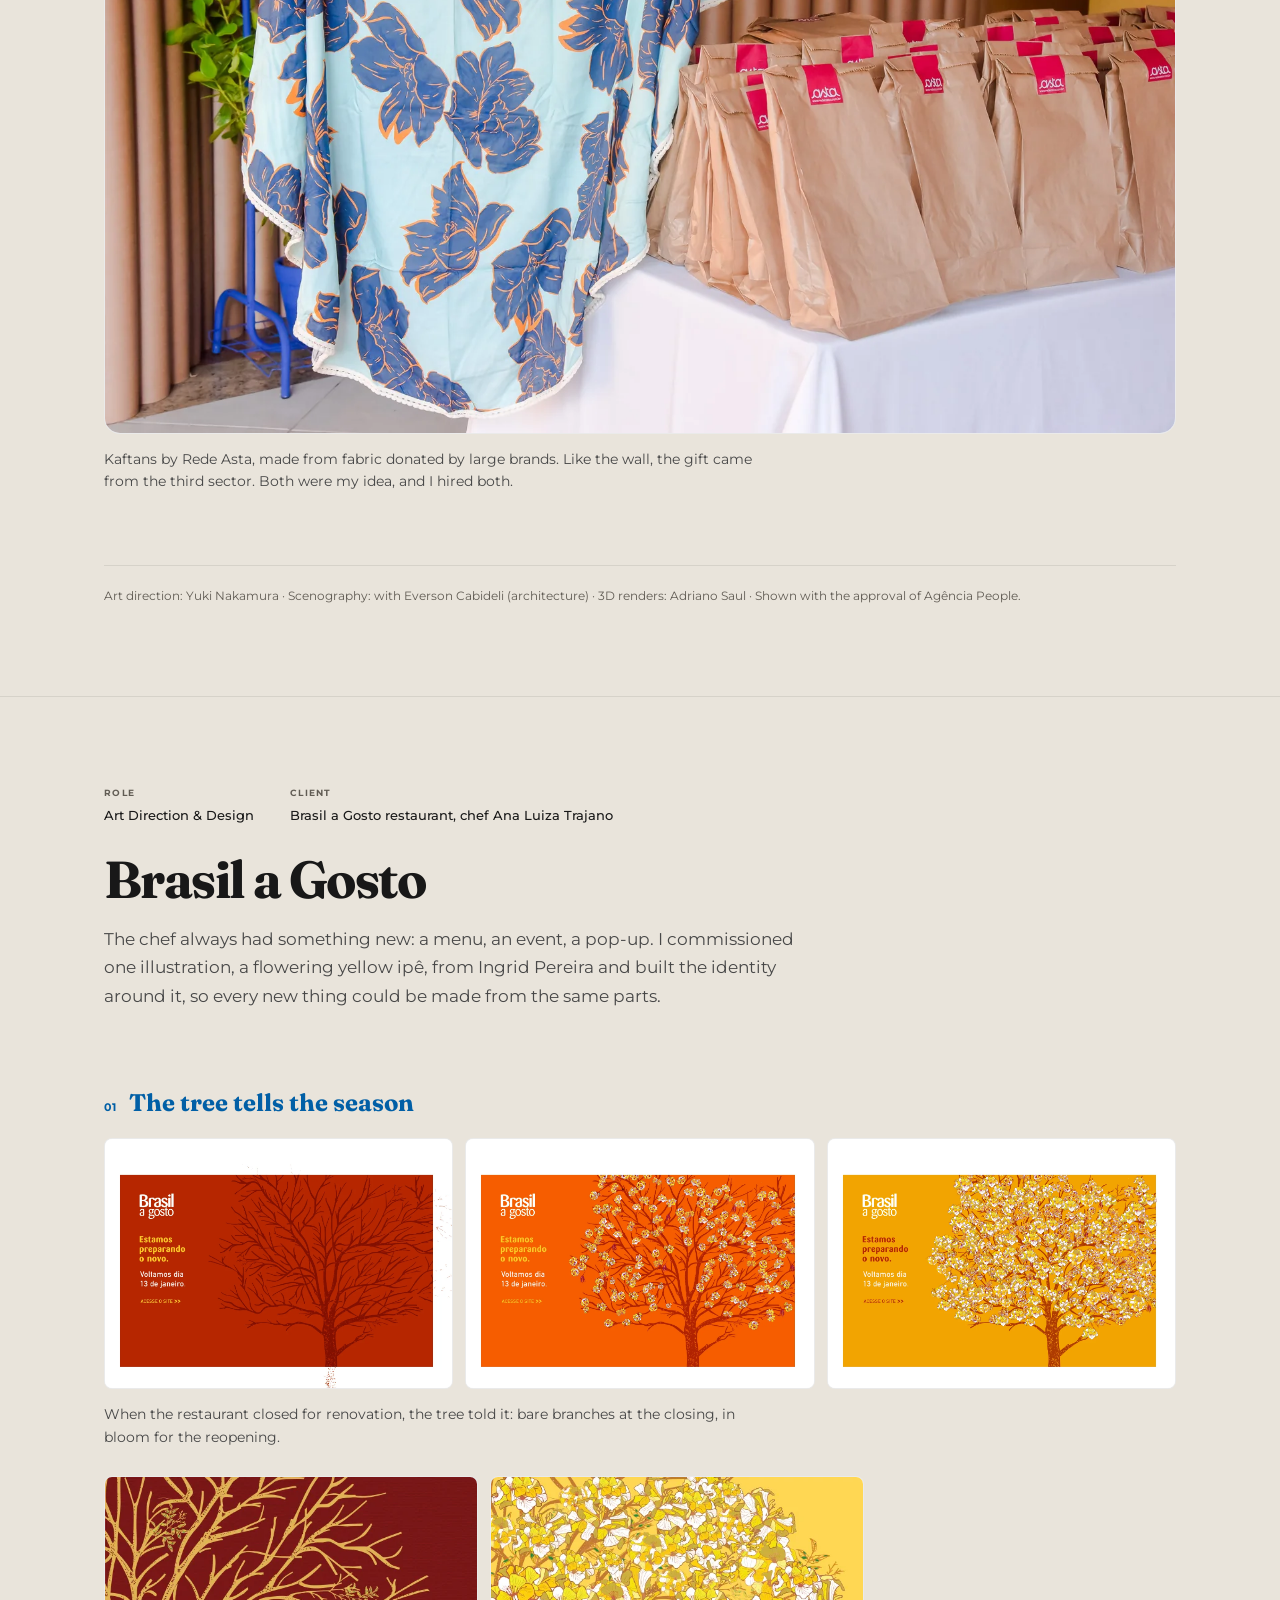
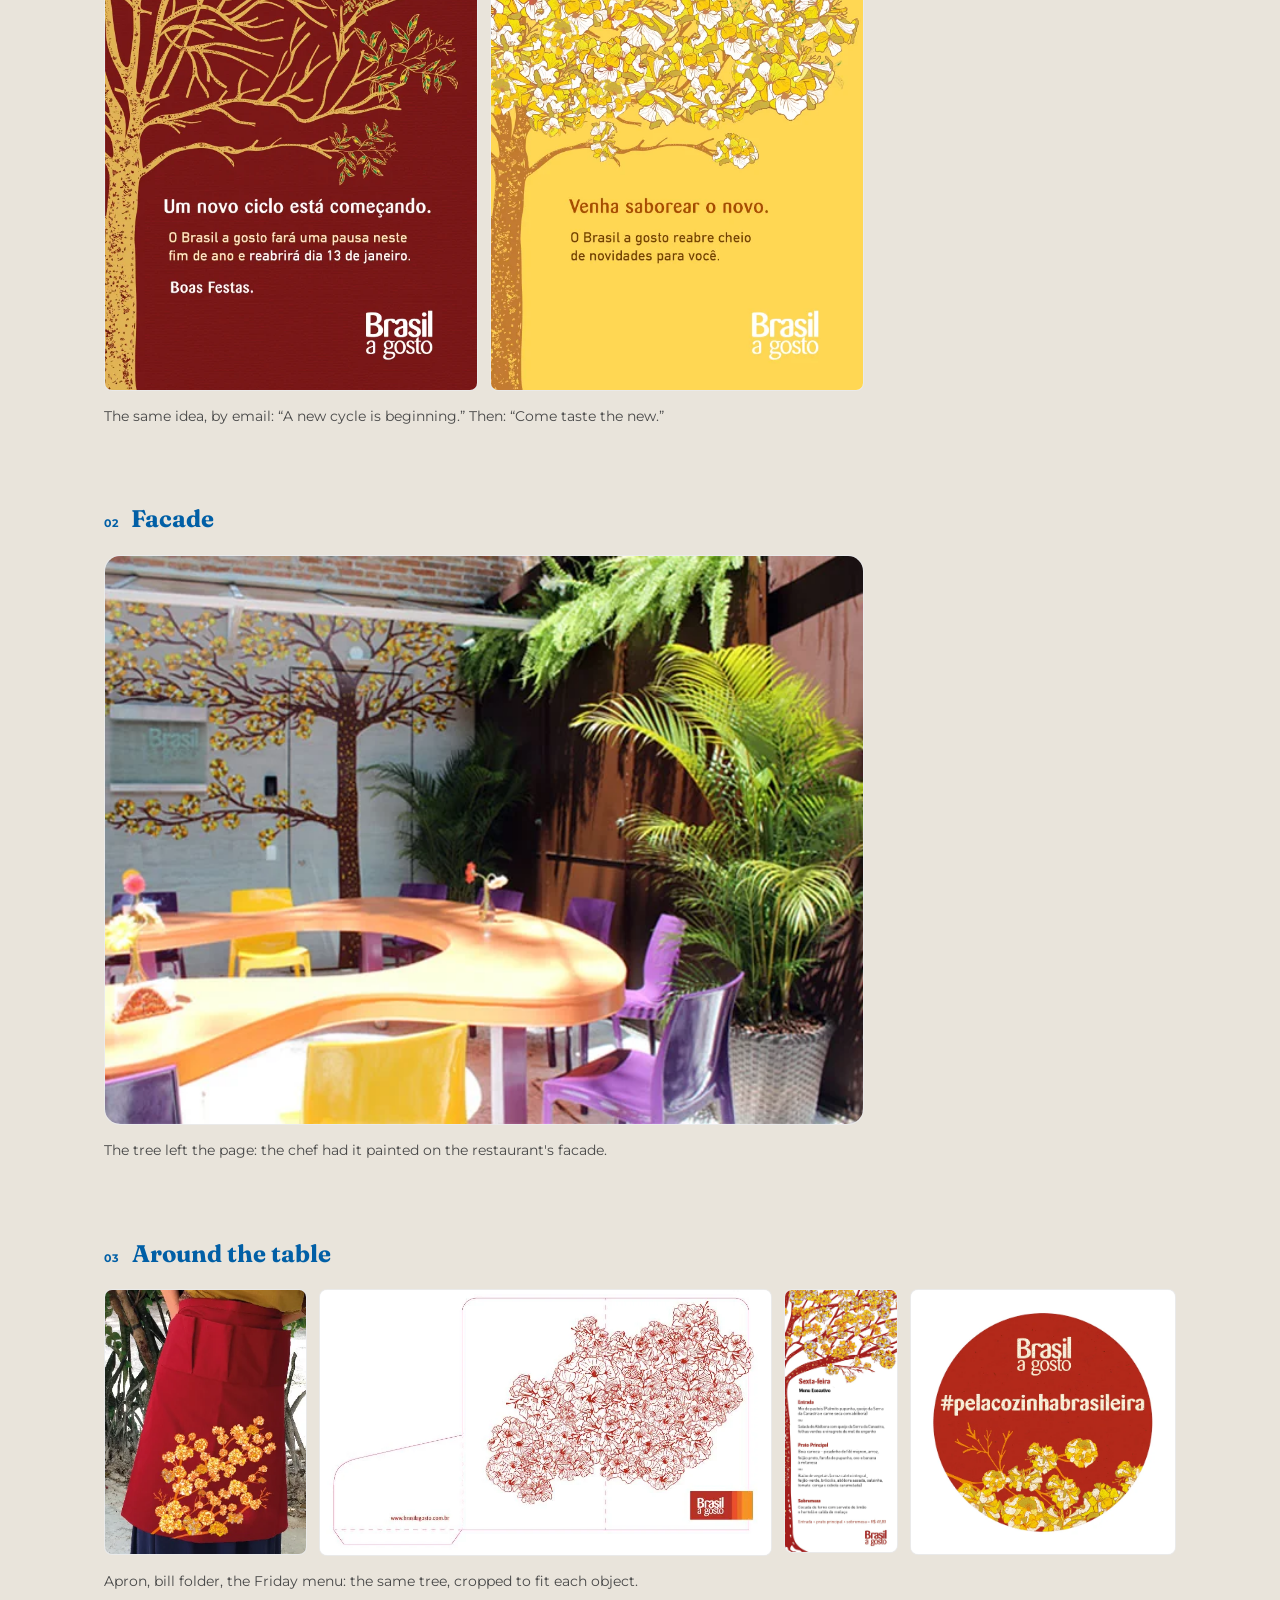
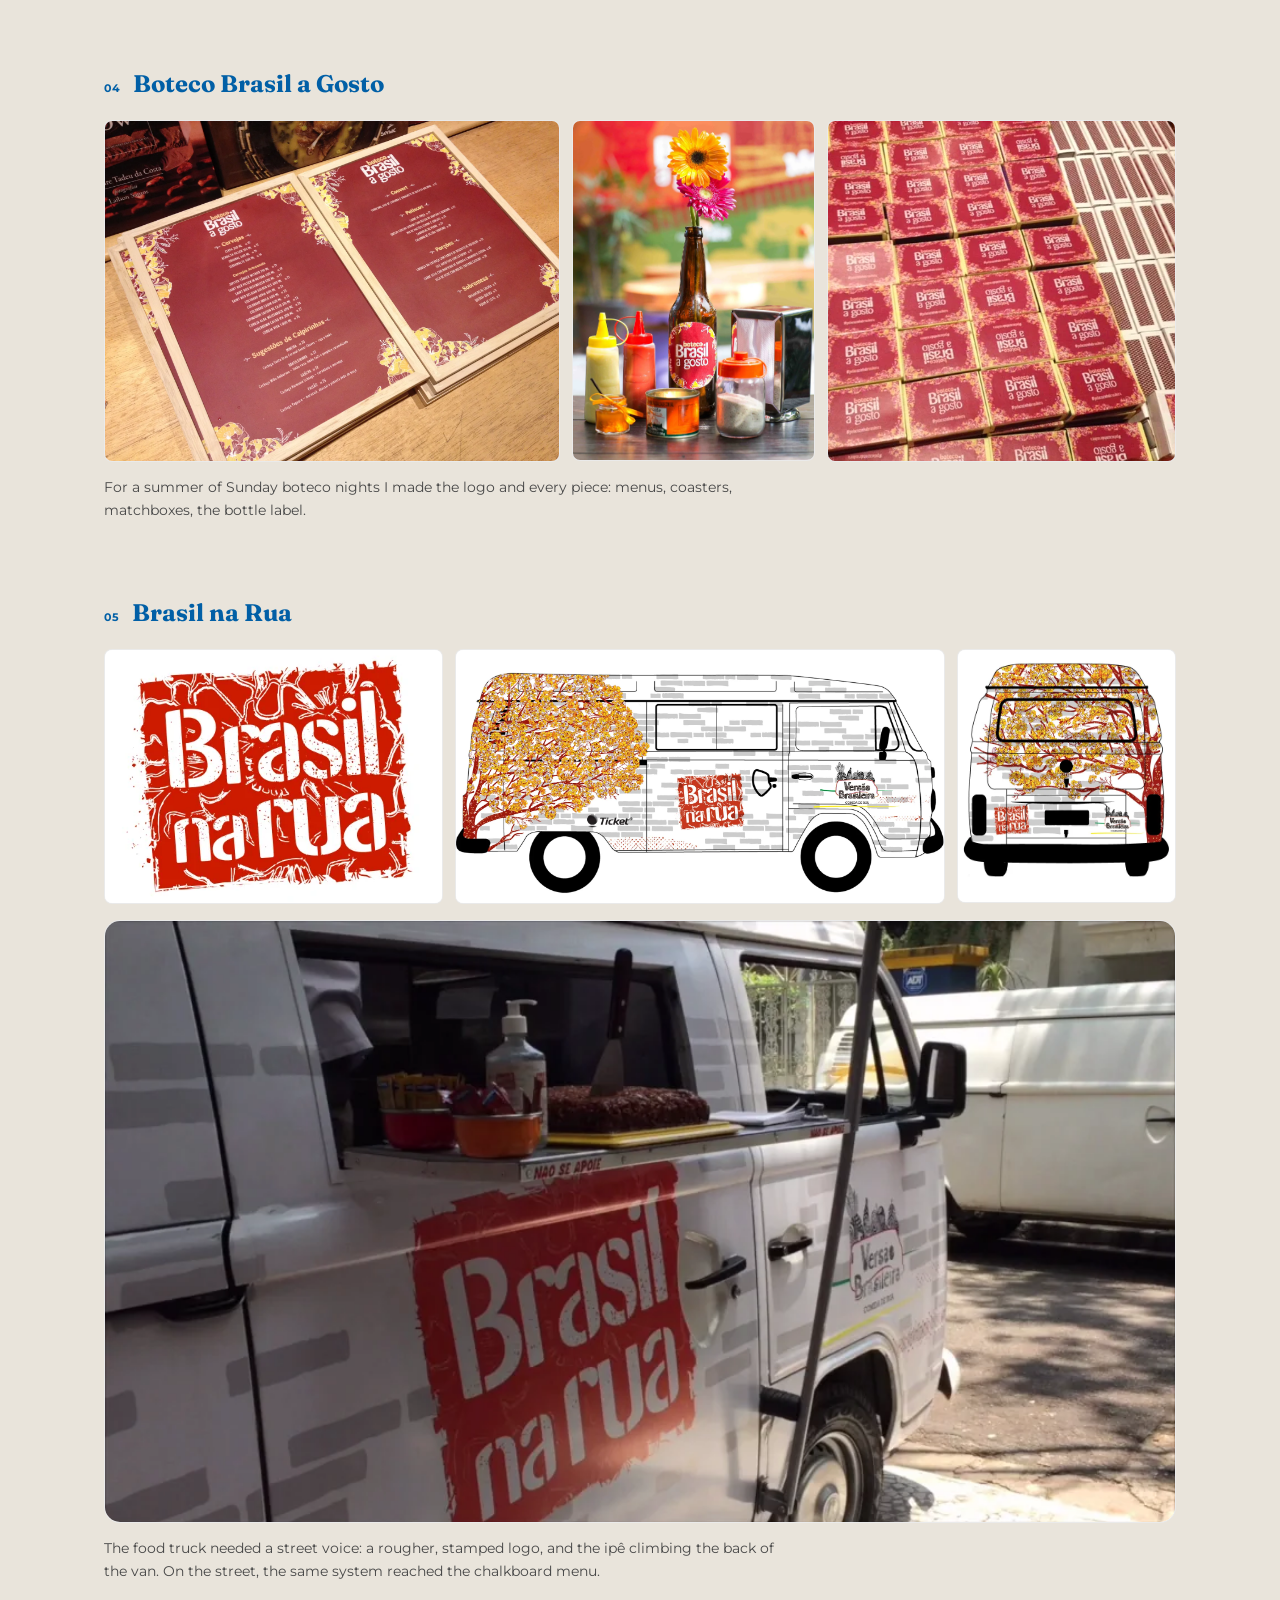
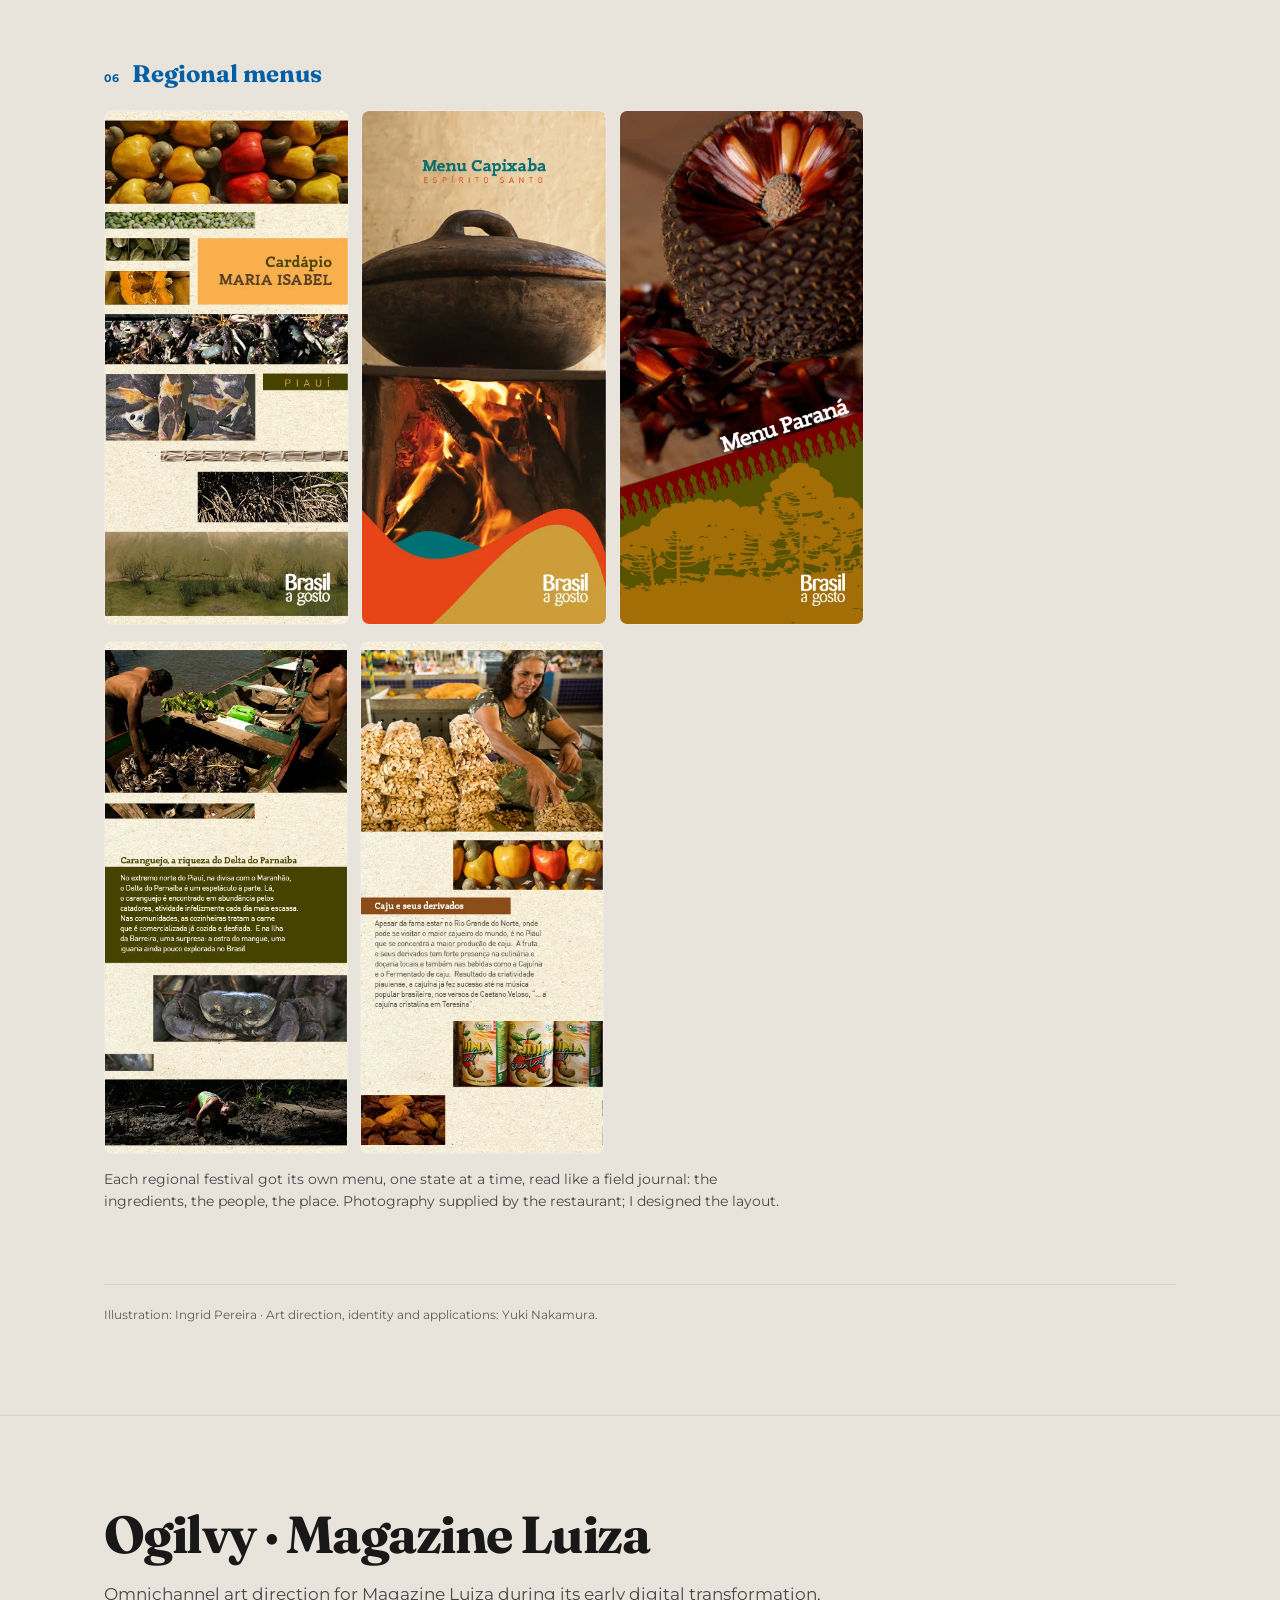
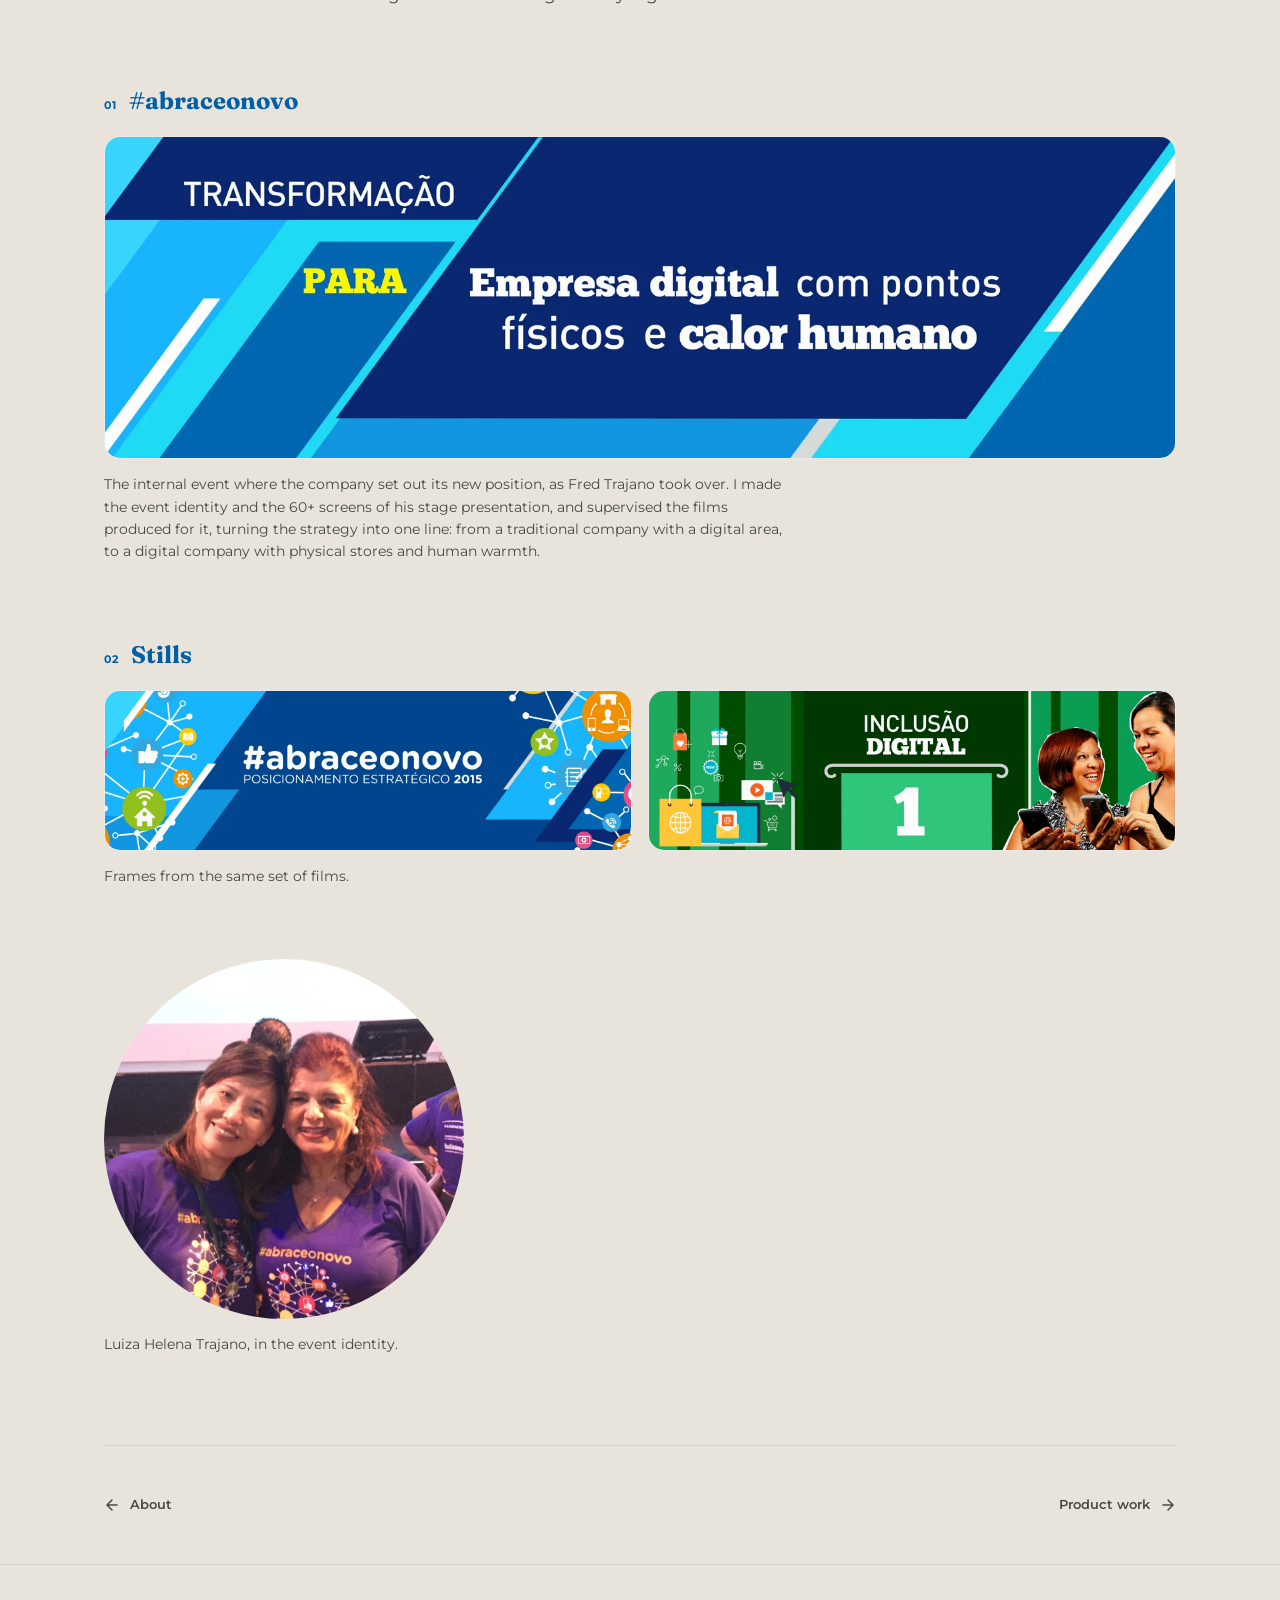
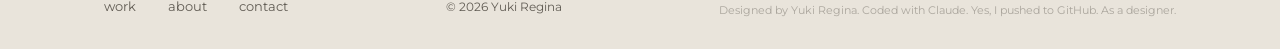
<file: work/art-direction.html>
<!DOCTYPE html>
<html lang="en">
<head>
  <meta charset="UTF-8">
  <!-- Google tag (gtag.js) -->
  <script async src="https://www.googletagmanager.com/gtag/js?id=G-8YPXFBT22R"></script>
  <script>
    window.dataLayer = window.dataLayer || [];
    function gtag(){dataLayer.push(arguments);}
    gtag('js', new Date());
    gtag('config', 'G-8YPXFBT22R');
  </script>
  <meta name="viewport" content="width=device-width, initial-scale=1.0">
  <meta name="google" content="notranslate">
  <meta http-equiv="Content-Language" content="en">
  <meta name="description" content="Art Direction | Yuki Regina. Events, point of sale and omnichannel work from São Paulo advertising and live marketing.">
  <title>Art Direction | Yuki Regina</title>
  <link rel="preconnect" href="https://fonts.googleapis.com">
  <link rel="preconnect" href="https://fonts.gstatic.com" crossorigin>
  <link rel="stylesheet" href="https://fonts.googleapis.com/css2?family=Fraunces:opsz,wght,SOFT,WONK@9..144,400..700,0..100,0..1&family=Montserrat:wght@400;500;600;700&display=swap">
  <link rel="stylesheet" href="../assets/css/main.css">
  <style>
    .ad-hero { padding-bottom: 24px; }
    .ad-block { padding: clamp(48px, 7vw, 96px) 0; border-top: 1px solid var(--border); }
    .ad-block-title {
      font-family: var(--font-alt);
      font-size: clamp(30px, 4.4vw, 52px);
      font-weight: 700;
      letter-spacing: -0.03em;
      line-height: 1.08;
      color: var(--text);
      margin: 0 0 18px;
    }
    .ad-block .case-lead { max-width: 720px; }
    .ad-block .case-brief-diff { margin-bottom: 8px; }

    .ad-item { margin-top: clamp(48px, 6vw, 72px); }
    .ad-item-head { display: flex; align-items: baseline; gap: 12px; margin-bottom: 16px; }
    .ad-item-num { font-size: 11px; font-weight: 700; letter-spacing: 0.1em; color: var(--indigo); }
    .ad-item-title { font-family: var(--font-alt); font-size: clamp(18px, 2vw, 24px); font-weight: 700; color: var(--indigo); margin: 0; }
    .ad-img { border-radius: var(--radius-md); overflow: hidden; border: 1px solid var(--border); background: var(--white); }
    .ad-img img { display: block; width: 100%; height: auto; }
    .ad-pair { display: grid; grid-template-columns: 1fr 1fr; gap: 16px; align-items: start; }
    .ad-tag {
      display: inline-block;
      font-size: 10px; font-weight: 700;
      letter-spacing: 0.12em; text-transform: uppercase;
      color: var(--text-muted);
      margin-bottom: 8px;
    }
    .ad-cap {
      font-size: 14px; line-height: 1.6;
      color: var(--text-mid);
      max-width: 680px;
      margin: 14px 0 0;
    }
    .ad-portrait { max-width: 560px; }
    .ad-credits {
      margin-top: clamp(48px, 6vw, 72px);
      padding-top: 20px;
      border-top: 1px solid var(--border);
      font-size: 12px; line-height: 1.7;
      color: var(--text-muted);
    }

    .ad-film { aspect-ratio: 1600 / 482; }
    .ad-film .ad-film-video { display: block; width: 100%; height: auto; }
    .ad-film .ad-film-poster { display: none; }
    @media (prefers-reduced-motion: reduce) {
      .ad-film .ad-film-video { display: none; }
      .ad-film .ad-film-poster { display: block; }
    }
    .ad-circle { width: min(360px, 80%); aspect-ratio: 1; border-radius: 50%; overflow: hidden; }
    .ad-circle img { display: block; width: 100%; height: 100%; object-fit: cover; }

    /* widths proportional to each image's aspect ratio, so both rows share one height */
    .ad-pair.is-uniform { grid-template-columns: 0.656fr 1.5fr; }

    .ad-row { display: grid; gap: 12px; align-items: start; }
    .ad-row .ad-img { border-radius: var(--radius-sm); }
    .ad-narrow { max-width: 760px; }

    @media (max-width: 768px) {
      .ad-pair, .ad-pair.is-uniform { grid-template-columns: 1fr; }
      .ad-row.stack-m { grid-template-columns: 1fr !important; }
      .ad-row.two-m { grid-template-columns: 1fr 1fr !important; }
      .ad-row.tiles-m .ad-img { aspect-ratio: 1; display: flex; align-items: center; justify-content: center; padding: 8px; }
      .ad-row.tiles-m .ad-img img { width: 100%; height: 100%; object-fit: contain; }
    }
  </style>
  <link rel="icon" type="image/x-icon" href="../favicon.ico">
  <link rel="icon" type="image/png" sizes="32x32" href="../assets/images/favicon-32.png">
  <link rel="apple-touch-icon" sizes="180x180" href="../assets/images/favicon-180.png">
</head>
<body>

  <nav class="nav">
    <div class="scroll-progress"></div>
    <div class="container">
      <div class="nav-inner">
        <a href="../index.html" class="nav-logo">
          Yuki Regina
          <img class="nav-logo-mark" src="../assets/images/logo-mark.svg" alt="" aria-hidden="true">
        </a>
        <div class="nav-links">
          <a href="../index.html#work"    class="nav-link">work</a>
          <a href="../index.html#about"   class="nav-link">about</a>
          <a href="../index.html#contact" class="nav-link">contact</a>
          <a href="/Yuki_Regina_Nakamura_CV.pdf" download class="nav-link">CV</a>
        </div>
      </div>
    </div>
  </nav>

  <!-- ── Hero ──────────────────────────────────────────────── -->
  <div class="case-hero ad-hero">
    <div class="container">
      <h1 class="case-title reveal">Art Direction</h1>
      <p class="case-lead reveal">Art direction in São Paulo advertising and live marketing: omnichannel at Ogilvy, then events and point of sale.</p>
    </div>
  </div>

  <!-- ── Block 1 · Women@ Leadership Day Latam ─────────────── -->
  <section class="ad-block">
    <div class="container">
      <div class="case-meta reveal">
        <div class="case-meta-item"><p class="case-meta-lbl">Year</p><p class="case-meta-val">2019</p></div>
        <div class="case-meta-item"><p class="case-meta-lbl">Role</p><p class="case-meta-val">Art Direction</p></div>
        <div class="case-meta-item"><p class="case-meta-lbl">Client</p><p class="case-meta-val">Facebook</p></div>
        <div class="case-meta-item"><p class="case-meta-lbl">Agency</p><p class="case-meta-val">Agência People</p></div>
      </div>
      <h2 class="ad-block-title reveal">Women@ Leadership Day Latam</h2>
      <p class="case-lead reveal">Facebook supplied the theme, logo and brandbook. I turned them into a two-day event, and ran it with the client through five months of approvals.</p>

      <div class="ad-item reveal">
        <div class="ad-item-head"><span class="ad-item-num">01</span><h3 class="ad-item-title">Stage</h3></div>
        <div class="ad-img"><img src="../assets/images/ad-stage.webp" alt="Curved stage screen wrapping the key visual's shapes around the room" loading="lazy" width="1600" height="1067"></div>
        <p class="ad-cap">The curve wraps the key visual around the room, so the shapes read as architecture, not a projected slide.</p>
      </div>

      <div class="ad-item reveal">
        <div class="ad-item-head"><span class="ad-item-num">02</span><h3 class="ad-item-title">Key visual</h3></div>
        <div class="ad-img"><img src="../assets/images/ad-key-visual.webp" alt="Key visual: Differences Connect Us, with organic shapes clustered on the right" loading="lazy" width="1600" height="900"></div>
        <p class="ad-cap">Facebook supplied the elements. I composed the key visual: shapes clustered right and bleeding off the frame, the left third left quiet for type. Every piece that follows adapts this base.</p>
      </div>

      <div class="ad-item reveal">
        <div class="ad-item-head"><span class="ad-item-num">03</span><h3 class="ad-item-title">Accreditation</h3></div>
        <div class="ad-pair">
          <div>
            <span class="ad-tag">3D render</span>
            <div class="ad-img"><img src="../assets/images/ad-accreditation-render.webp" alt="3D render of four flat-color accreditation modules" loading="lazy" width="1600" height="900"></div>
          </div>
          <div>
            <span class="ad-tag">As built</span>
            <div class="ad-img"><img src="../assets/images/ad-accreditation-built.webp" alt="The four accreditation modules as built at the event" loading="lazy" width="1600" height="1068"></div>
          </div>
        </div>
        <p class="ad-cap">I proposed the How to Fascinate personality test as the structure of the day. Its seven archetypes became the colors of everything that followed, starting with four flat-color modules where credentials were picked up.</p>
      </div>

      <div class="ad-item reveal">
        <div class="ad-item-head"><span class="ad-item-num">04</span><h3 class="ad-item-title">Uniform</h3></div>
        <div class="ad-pair is-uniform">
          <div class="ad-img"><img src="../assets/images/ad-uniform-mockup.webp" alt="Uniform mockup: a muted pink jumpsuit with a key visual shape on the shoulder and a line drawing at the hem" loading="lazy" width="1049" height="1600"></div>
          <div class="ad-img"><img src="../assets/images/ad-uniform-in-use.webp" alt="Two team members in the pink jumpsuit next to the welcome sign" loading="lazy" width="1600" height="1067"></div>
        </div>
        <p class="ad-cap">I designed the uniform: one muted pink jumpsuit, a key visual shape on the shoulder, a line drawing at the hem. Against four saturated walls, the single soft tone keeps the team readable as a group and leaves the color to the scenography.</p>
      </div>

      <div class="ad-item reveal">
        <div class="ad-item-head"><span class="ad-item-num">05</span><h3 class="ad-item-title">Pins and credential</h3></div>
        <div class="ad-pair">
          <div class="ad-img"><img src="../assets/images/ad-pins.webp" alt="Seven round and seven square pins in the archetype colors" loading="lazy" width="1600" height="1200"></div>
          <div class="ad-img"><img src="../assets/images/ad-lanyard.webp" alt="Two attendees holding their lanyards, each with a round and a square pin" loading="lazy" width="1600" height="1067"></div>
        </div>
        <p class="ad-cap">Shape carries the hierarchy, color carries the archetype: round primary, square secondary, same seven colors. On the lanyard, the pair reads at a glance. 675 + 675 pins, 330 credentials.</p>
      </div>

      <div class="ad-item reveal">
        <div class="ad-item-head"><span class="ad-item-num">06</span><h3 class="ad-item-title">Archetype table</h3></div>
        <div class="ad-img"><img src="../assets/images/ad-archetype-table.webp" alt="Archetype grid on a wall, crossing primary and secondary archetypes in the pin colors" loading="lazy" width="1600" height="1067"></div>
        <p class="ad-cap">Primary and secondary archetypes crossed on one grid, in the pin colors, so any pin pair maps straight to one cell.</p>
      </div>

      <div class="ad-item reveal">
        <div class="ad-item-head"><span class="ad-item-num">07</span><h3 class="ad-item-title">Graffiti wall</h3></div>
        <div class="ad-img"><img src="../assets/images/ad-graffiti.webp" alt="Graffiti wall painted over the key visual's shapes" loading="lazy" width="1600" height="1068"></div>
        <p class="ad-cap">My idea. I hired Projeto Quixote, which teaches graffiti to vulnerable children and teenagers. Attendees wrote over the shapes.</p>
      </div>

      <div class="ad-item reveal">
        <div class="ad-item-head"><span class="ad-item-num">08</span><h3 class="ad-item-title">Closing gift</h3></div>
        <div class="ad-img"><img src="../assets/images/ad-kaftans.webp" alt="A printed kaftan on a rail next to wrapped gift bags" loading="lazy" width="1600" height="1068"></div>
        <p class="ad-cap">Kaftans by Rede Asta, made from fabric donated by large brands. Like the wall, the gift came from the third sector. Both were my idea, and I hired both.</p>
      </div>

      <p class="ad-credits">Art direction: Yuki Nakamura · Scenography: with Everson Cabideli (architecture) · 3D renders: Adriano Saul · Shown with the approval of Agência People.</p>
    </div>
  </section>

  <!-- ── Block 2 · Brasil a Gosto ───────────────────────────── -->
  <section class="ad-block">
    <div class="container">
      <div class="case-meta reveal">
        <div class="case-meta-item"><p class="case-meta-lbl">Role</p><p class="case-meta-val">Art Direction &amp; Design</p></div>
        <div class="case-meta-item"><p class="case-meta-lbl">Client</p><p class="case-meta-val">Brasil a Gosto restaurant, chef Ana Luiza Trajano</p></div>
      </div>
      <h2 class="ad-block-title reveal">Brasil a Gosto</h2>
      <p class="case-lead reveal">The chef always had something new: a menu, an event, a pop-up. I commissioned one illustration, a flowering yellow ipê, from Ingrid Pereira and built the identity around it, so every new thing could be made from the same parts.</p>

      <div class="ad-item reveal">
        <div class="ad-item-head"><span class="ad-item-num">01</span><h3 class="ad-item-title">The tree tells the season</h3></div>
        <div class="ad-row stack-m" style="grid-template-columns:1fr 1fr 1fr;">
          <div class="ad-img"><img src="../assets/images/bag-season-1.webp" alt="Website banner: the ipê with bare branches, announcing the closing" loading="lazy" width="1305" height="936"></div>
          <div class="ad-img"><img src="../assets/images/bag-season-2.webp" alt="Website banner: the ipê starting to flower" loading="lazy" width="1305" height="936"></div>
          <div class="ad-img"><img src="../assets/images/bag-season-3.webp" alt="Website banner: the ipê in full bloom, announcing the reopening" loading="lazy" width="1305" height="936"></div>
        </div>
        <p class="ad-cap">When the restaurant closed for renovation, the tree told it: bare branches at the closing, in bloom for the reopening.</p>
        <div class="ad-row ad-narrow" style="grid-template-columns:1fr 1fr; margin-top:28px;">
          <div class="ad-img"><img src="../assets/images/bag-email-closing.webp" alt="Closing email: the bare ipê on red, “Um novo ciclo está começando”" loading="lazy" width="600" height="827"></div>
          <div class="ad-img"><img src="../assets/images/bag-email-reopening.webp" alt="Reopening email: the ipê in bloom on yellow, “Venha saborear o novo”" loading="lazy" width="600" height="827"></div>
        </div>
        <p class="ad-cap">The same idea, by email: “A new cycle is beginning.” Then: “Come taste the new.”</p>
      </div>

      <div class="ad-item reveal">
        <div class="ad-item-head"><span class="ad-item-num">02</span><h3 class="ad-item-title">Facade</h3></div>
        <div class="ad-narrow"><div class="ad-img"><img src="../assets/images/bag-facade.webp" alt="The ipê painted on the restaurant's facade, above the courtyard tables" loading="lazy" width="640" height="480"></div></div>
        <p class="ad-cap">The tree left the page: the chef had it painted on the restaurant's facade.</p>
      </div>

      <div class="ad-item reveal">
        <div class="ad-item-head"><span class="ad-item-num">03</span><h3 class="ad-item-title">Around the table</h3></div>
        <div class="ad-row two-m tiles-m" style="grid-template-columns:0.763fr 1.707fr 0.429fr 1fr;">
          <div class="ad-img"><img src="../assets/images/bag-apron.webp" alt="Red apron with the ipê branch printed at the hem" loading="lazy" width="305" height="400"></div>
          <div class="ad-img"><img src="../assets/images/bag-billfold.webp" alt="Bill folder die-line with the ipê in red line" loading="lazy" width="891" height="522"></div>
          <div class="ad-img"><img src="../assets/images/bag-friday-menu.webp" alt="Friday menu with the ipê at the top" loading="lazy" width="532" height="1241"></div>
          <div class="ad-img"><img src="../assets/images/bag-sticker.webp" alt="Round #pelacozinhabrasileira sticker with the ipê branch" loading="lazy" width="709" height="709"></div>
        </div>
        <p class="ad-cap">Apron, bill folder, the Friday menu: the same tree, cropped to fit each object.</p>
      </div>

      <div class="ad-item reveal">
        <div class="ad-item-head"><span class="ad-item-num">04</span><h3 class="ad-item-title">Boteco Brasil a Gosto</h3></div>
        <div class="ad-row stack-m" style="grid-template-columns:1.333fr 0.709fr 1.021fr;">
          <div class="ad-img"><img src="../assets/images/bag-boteco-menu.webp" alt="Printed boteco menus on deep red, framed by the ipê" loading="lazy" width="1600" height="1200"></div>
          <div class="ad-img"><img src="../assets/images/bag-boteco-bottle.webp" alt="Table setting with the boteco bottle label" loading="lazy" width="1134" height="1600"></div>
          <div class="ad-img"><img src="../assets/images/bag-matches.webp" alt="Rows of boteco matchboxes with the Brasil a Gosto logo" loading="lazy" width="490" height="480"></div>
        </div>
        <p class="ad-cap">For a summer of Sunday boteco nights I made the logo and every piece: menus, coasters, matchboxes, the bottle label.</p>
      </div>

      <div class="ad-item reveal">
        <div class="ad-item-head"><span class="ad-item-num">05</span><h3 class="ad-item-title">Brasil na Rua</h3></div>
        <div class="ad-row stack-m" style="grid-template-columns:1.333fr 1.925fr 0.86fr;">
          <div class="ad-img"><img src="../assets/images/bag-brasilnarua-logo.webp" alt="Brasil na Rua logo: stamped white letters on a rough red block" loading="lazy" width="472" height="354"></div>
          <div class="ad-img"><img src="../assets/images/bag-van-side.webp" alt="Van side elevation with the ipê and the Brasil na Rua logo" loading="lazy" width="1600" height="831"></div>
          <div class="ad-img"><img src="../assets/images/bag-van-back.webp" alt="Van back with the ipê climbing over the rear window" loading="lazy" width="573" height="666"></div>
        </div>
        <div class="ad-img ad-film" style="aspect-ratio:960/540; margin-top:16px;">
          <video class="ad-film-video" src="../assets/video/bag-brasilnarua.mp4" poster="../assets/images/bag-brasilnarua-poster.webp" autoplay muted loop playsinline width="960" height="540" aria-label="The van on the street: chalkboard menu, the ipê wrap, the Brasil na Rua logo on the side"></video>
          <img class="ad-film-poster" src="../assets/images/bag-brasilnarua-poster.webp" alt="The van on the street with the Brasil na Rua logo on its side" loading="lazy" width="960" height="540">
        </div>
        <p class="ad-cap">The food truck needed a street voice: a rougher, stamped logo, and the ipê climbing the back of the van. On the street, the same system reached the chalkboard menu.</p>
      </div>

      <div class="ad-item reveal">
        <div class="ad-item-head"><span class="ad-item-num">06</span><h3 class="ad-item-title">Regional menus</h3></div>
        <div class="ad-row two-m ad-narrow" style="grid-template-columns:1fr 1fr 1fr;">
          <div class="ad-img"><img src="../assets/images/bag-menu-pi-cover.webp" alt="Piauí menu cover: Cardápio Maria Isabel" loading="lazy" width="383" height="808"></div>
          <div class="ad-img"><img src="../assets/images/bag-menu-es-cover.webp" alt="Espírito Santo menu cover: Menu Capixaba" loading="lazy" width="383" height="808"></div>
          <div class="ad-img"><img src="../assets/images/bag-menu-pr-cover.webp" alt="Paraná menu cover: Menu Paraná" loading="lazy" width="758" height="1600"></div>
        </div>
        <div class="ad-row ad-narrow" style="grid-template-columns:1fr 1fr; margin-top:16px; max-width:500px;">
          <div class="ad-img"><img src="../assets/images/bag-menu-pi-crab.webp" alt="Piauí menu inside panel: crab from the Parnaíba Delta" loading="lazy" width="383" height="808"></div>
          <div class="ad-img"><img src="../assets/images/bag-menu-pi-cashew.webp" alt="Piauí menu inside panel: cashew and its by-products" loading="lazy" width="383" height="808"></div>
        </div>
        <p class="ad-cap">Each regional festival got its own menu, one state at a time, read like a field journal: the ingredients, the people, the place. Photography supplied by the restaurant; I designed the layout.</p>
      </div>

      <p class="ad-credits">Illustration: Ingrid Pereira · Art direction, identity and applications: Yuki Nakamura.</p>
    </div>
  </section>

  <!-- ── Block 3 · Ogilvy · Magazine Luiza ─────────────────── -->
  <section class="ad-block">
    <div class="container">
      <h2 class="ad-block-title reveal">Ogilvy · Magazine Luiza</h2>
      <p class="case-lead reveal">Omnichannel art direction for Magazine Luiza during its early digital transformation.</p>

      <div class="ad-item reveal">
        <div class="ad-item-head"><span class="ad-item-num">01</span><h3 class="ad-item-title">#abraceonovo</h3></div>
        <div class="ad-img ad-film">
          <video class="ad-film-video" src="../assets/video/ad-magalu-depara.mp4" poster="../assets/images/ad-magalu-depara.webp" autoplay muted loop playsinline width="1600" height="482" aria-label="Stage film: from a traditional company with a digital area, to a digital company with physical stores and human warmth"></video>
          <img class="ad-film-poster" src="../assets/images/ad-magalu-depara.webp" alt="Stage film frame: from a traditional company with a digital area, to a digital company with physical stores and human warmth" loading="lazy" width="1600" height="482">
        </div>
        <p class="ad-cap">The internal event where the company set out its new position, as Fred Trajano took over. I made the event identity and the 60+ screens of his stage presentation, and supervised the films produced for it, turning the strategy into one line: from a traditional company with a digital area, to a digital company with physical stores and human warmth.</p>
      </div>

      <div class="ad-item reveal">
        <div class="ad-item-head"><span class="ad-item-num">02</span><h3 class="ad-item-title">Stills</h3></div>
        <div class="ad-pair">
          <div class="ad-img"><img src="../assets/images/ad-magalu-cover.webp" alt="Film frame: #abraceonovo, Posicionamento Estratégico 2015" loading="lazy" width="1600" height="482"></div>
          <div class="ad-img"><img src="../assets/images/ad-magalu-pillar.webp" alt="Film frame: pillar 1, Inclusão Digital" loading="lazy" width="1600" height="482"></div>
        </div>
        <p class="ad-cap">Frames from the same set of films.</p>
      </div>

      <div class="ad-item reveal">
        <div class="ad-circle"><img src="../assets/images/ad-magalu-event.webp" alt="Luiza Helena Trajano and Yuki Nakamura in #abraceonovo event T-shirts" loading="lazy" width="900" height="900"></div>
        <p class="ad-cap">Luiza Helena Trajano, in the event identity.</p>
      </div>
    </div>
  </section>

  <!-- Footer nav -->
  <div class="container">
    <div class="case-footer-nav">
      <a href="../index.html#about" class="case-nav-link">
        <svg width="16" height="16" viewBox="0 0 16 16" fill="none" aria-hidden="true" style="transform:rotate(180deg)">
          <path d="M3 8h10M8 3l5 5-5 5" stroke="currentColor" stroke-width="1.5" stroke-linecap="round" stroke-linejoin="round"/>
        </svg>
        About
      </a>
      <a href="../index.html#work" class="case-nav-link">
        Product work
        <svg width="16" height="16" viewBox="0 0 16 16" fill="none" aria-hidden="true">
          <path d="M3 8h10M8 3l5 5-5 5" stroke="currentColor" stroke-width="1.5" stroke-linecap="round" stroke-linejoin="round"/>
        </svg>
      </a>
    </div>
  </div>

  <footer>
    <div class="container">
      <div class="footer-inner">
        <div class="footer-links">
          <a href="../index.html#work"    class="footer-link">work</a>
          <a href="../index.html#about"   class="footer-link">about</a>
          <a href="../index.html#contact" class="footer-link">contact</a>
        </div>
        <p class="footer-copy">© 2026 Yuki Regina</p>
        <p class="footer-copy" style="margin-top:6px;font-size:11px;opacity:.45;">Designed by Yuki Regina. Coded with Claude. Yes, I pushed to GitHub. As a designer.</p>
      </div>
    </div>
  </footer>

  <script>
    // Reduced motion: keep only the poster, never start the film.
    if (window.matchMedia('(prefers-reduced-motion: reduce)').matches) {
      document.querySelectorAll('.ad-film-video').forEach(function (v) { v.removeAttribute('autoplay'); v.pause(); v.remove(); });
    }
  </script>
  <script src="../assets/js/main.js"></script>
</body>
</html>
</file>
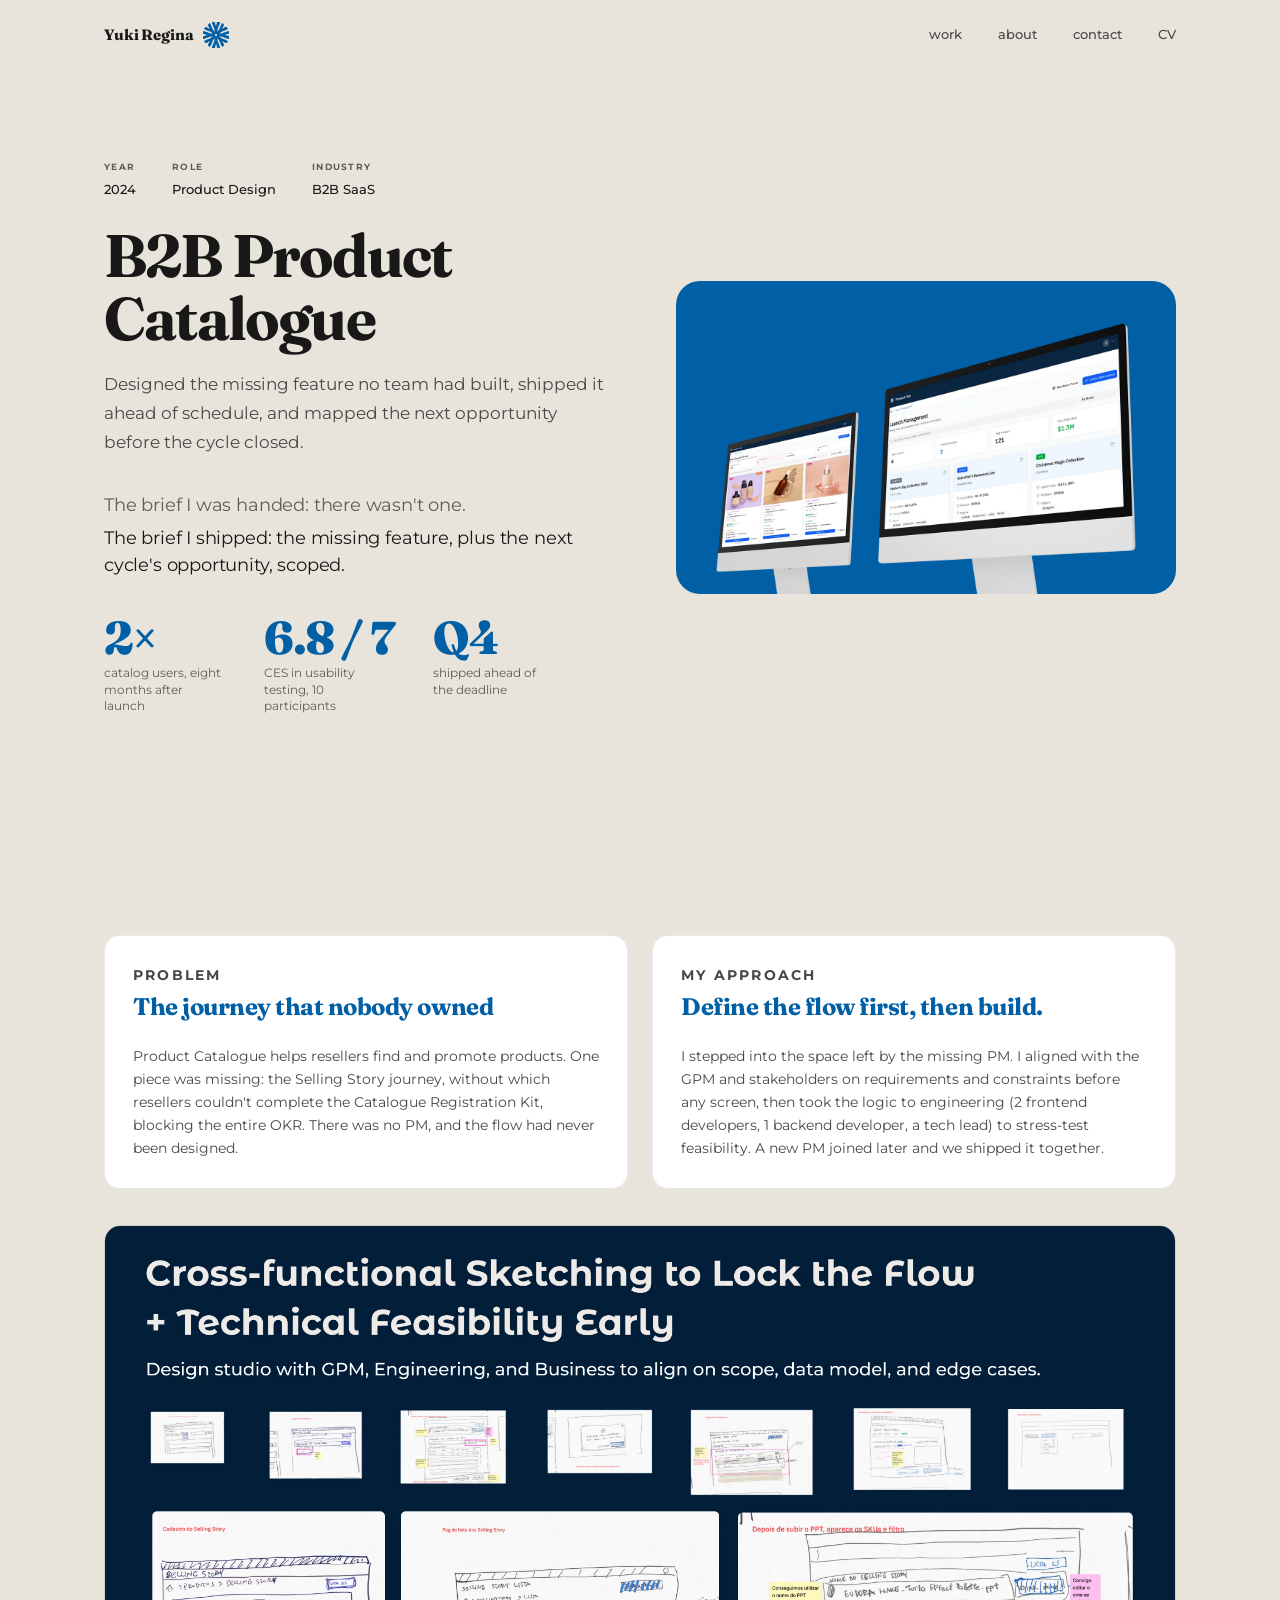
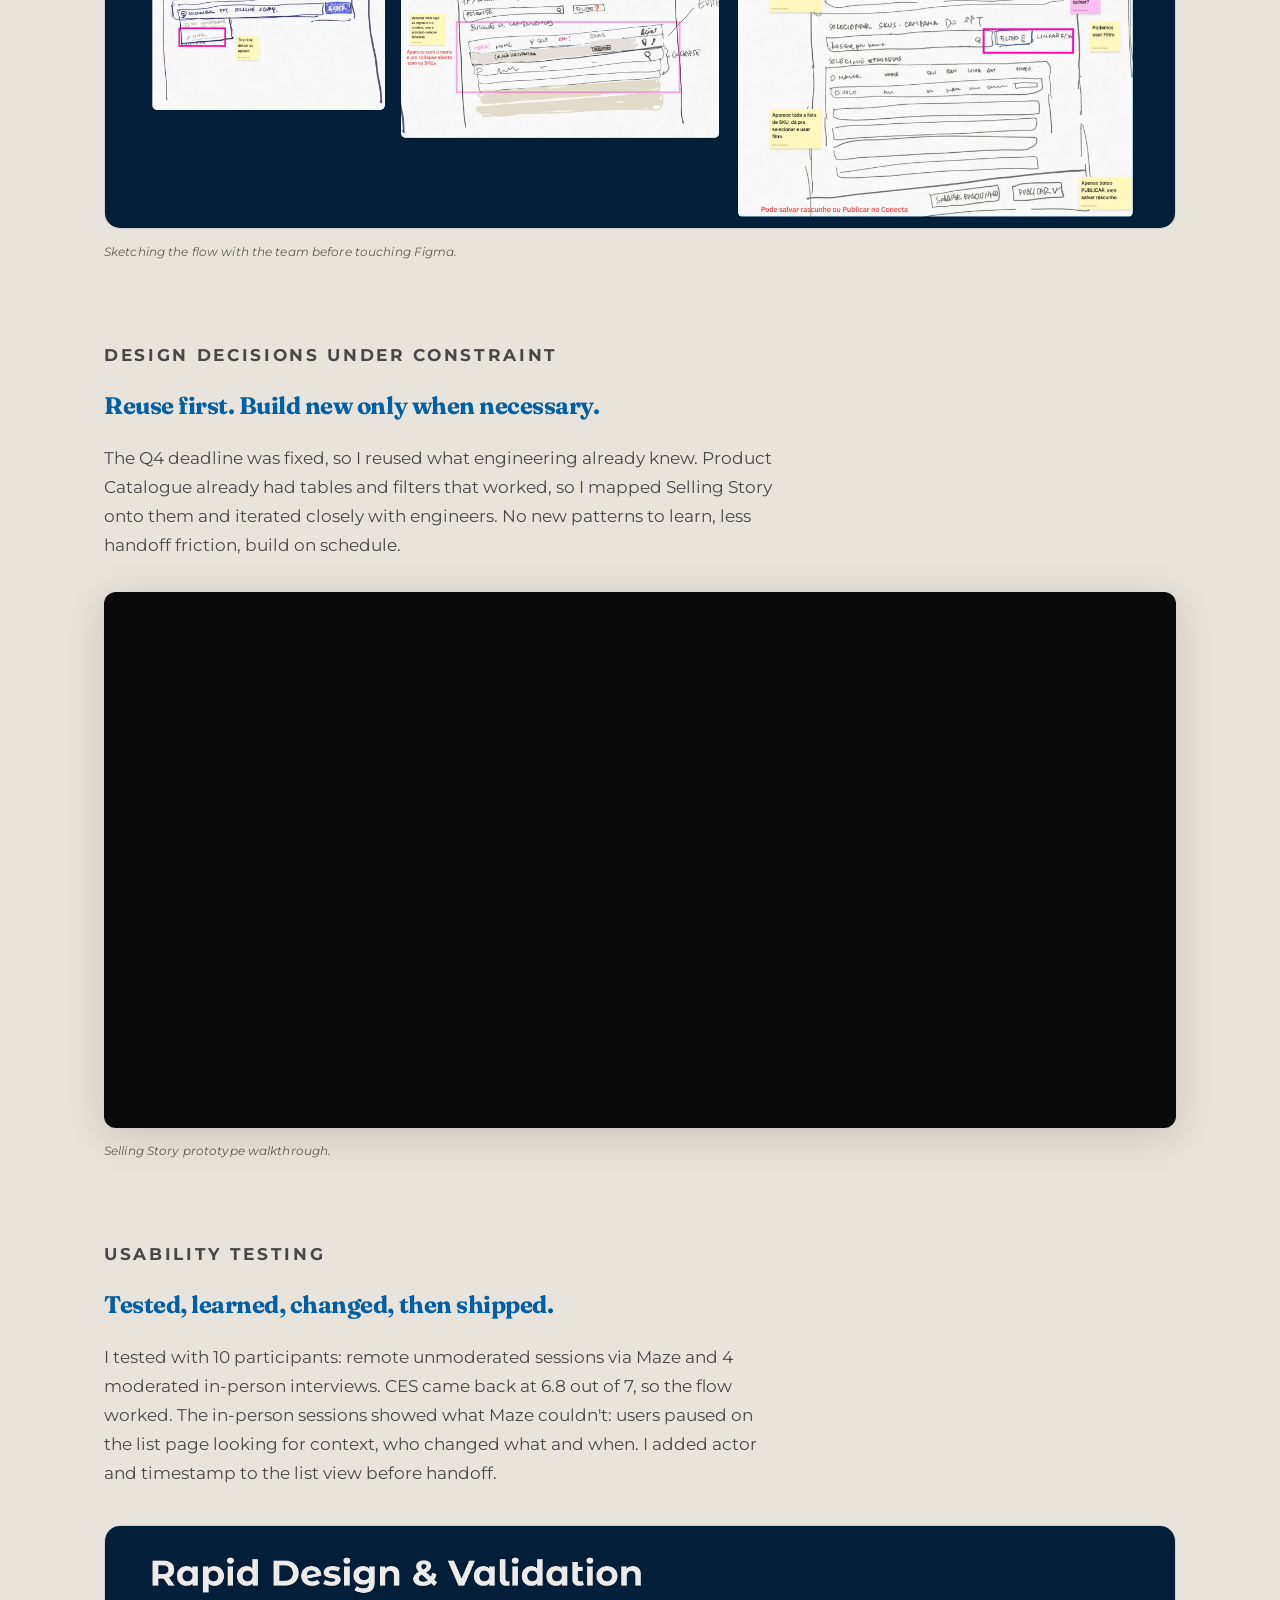
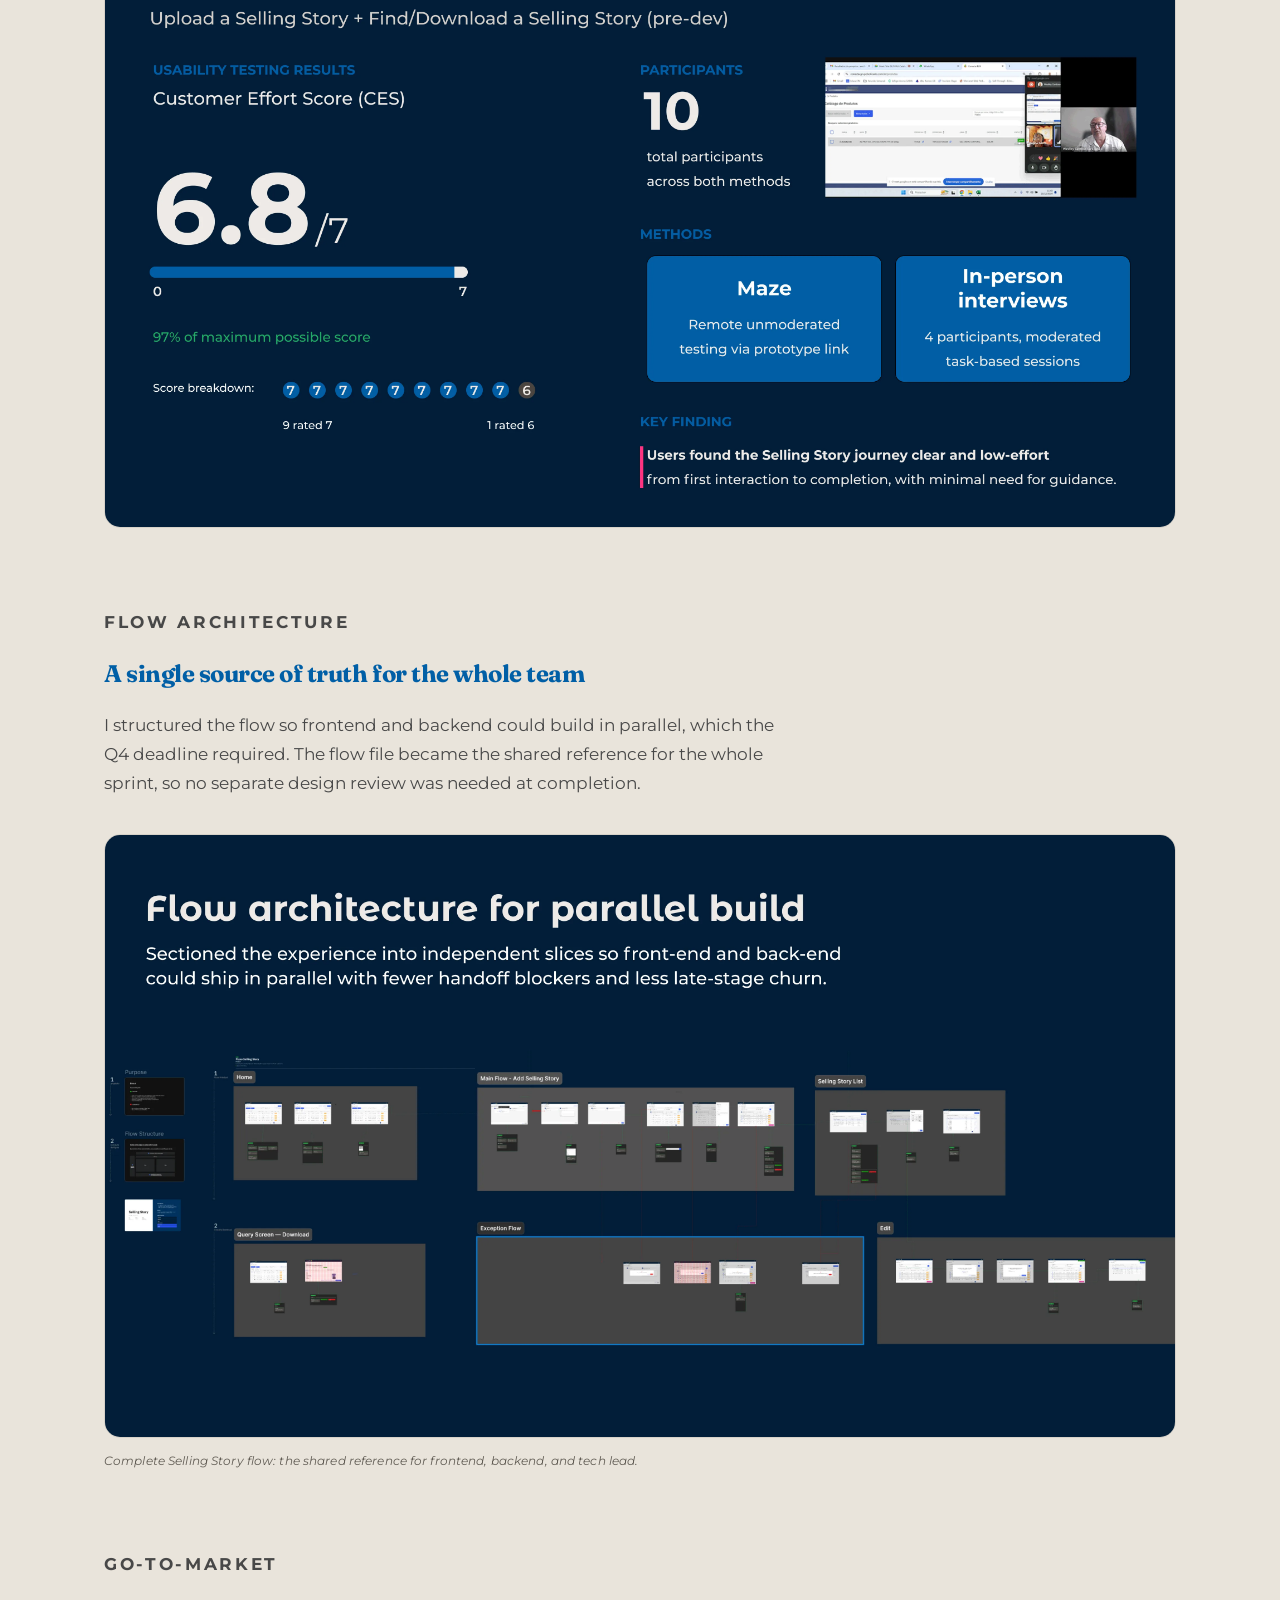
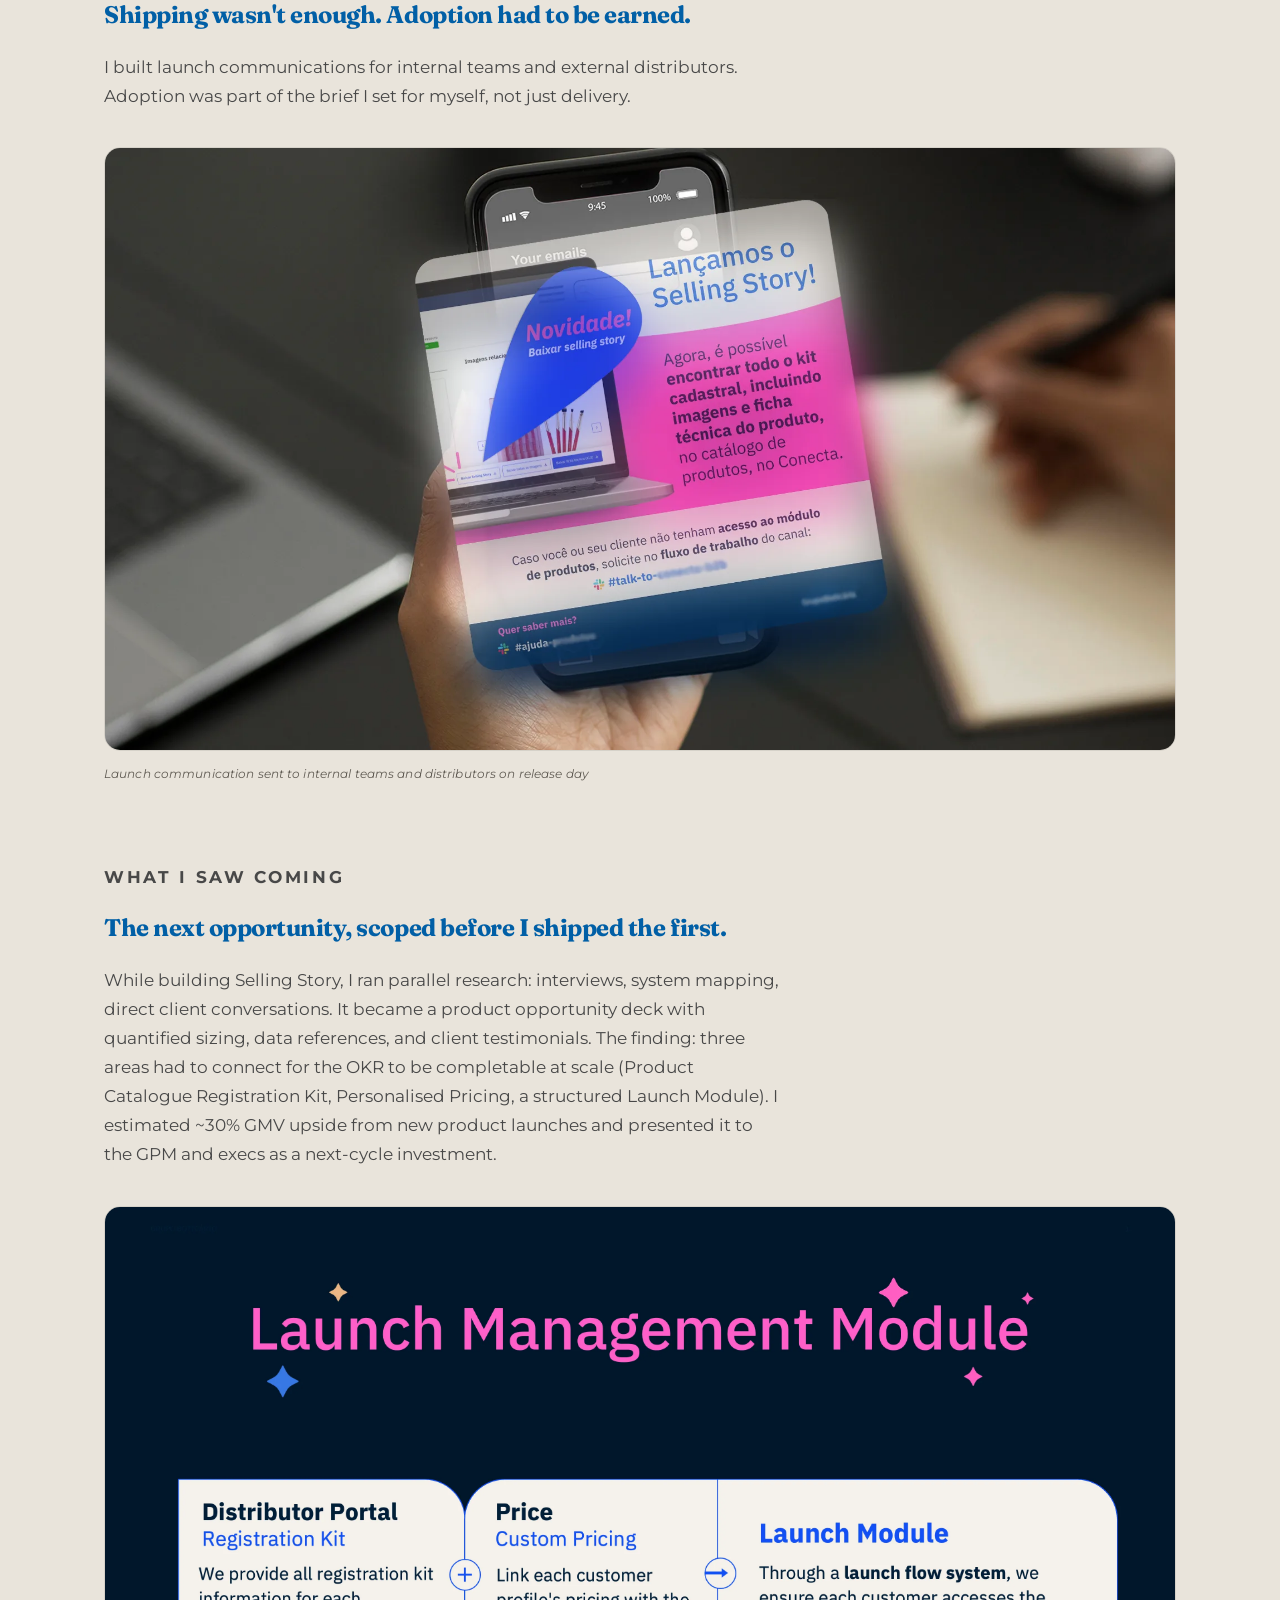
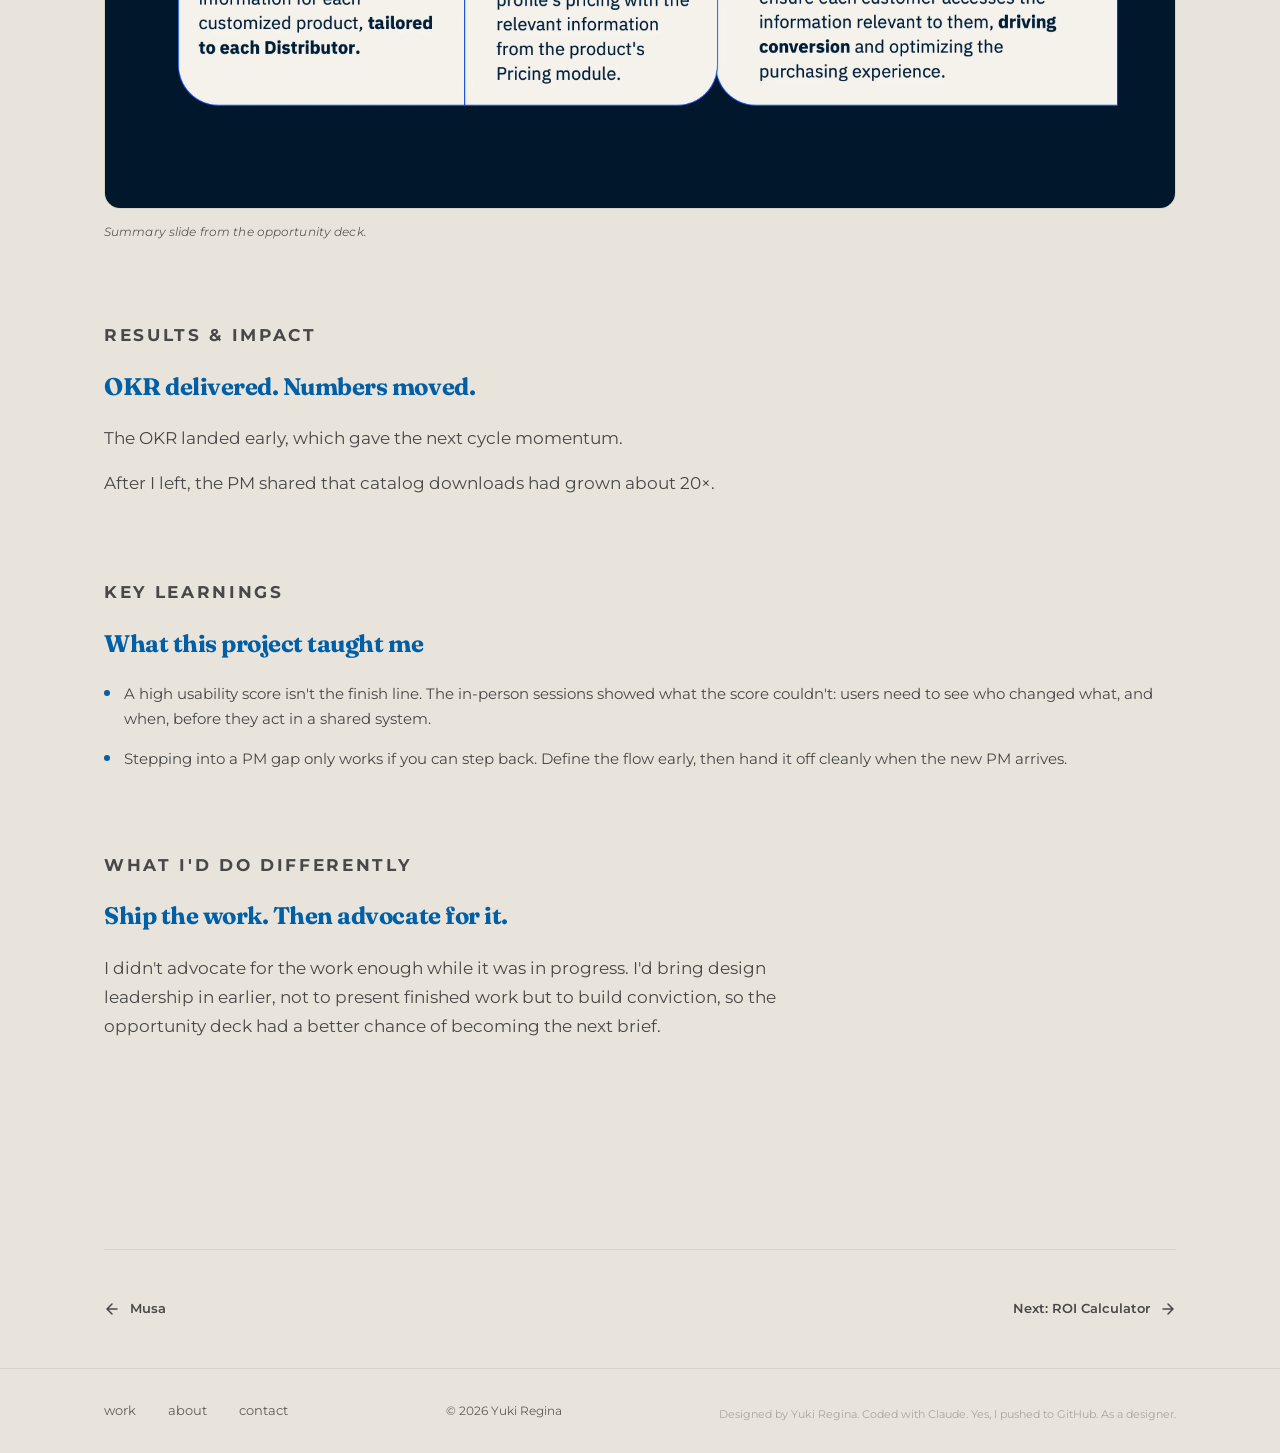
<file: work/b2b-catalogue.html>
<!DOCTYPE html>
<html lang="en">
<head>
  <meta charset="UTF-8">
  <!-- Google tag (gtag.js) -->
  <script async src="https://www.googletagmanager.com/gtag/js?id=G-8YPXFBT22R"></script>
  <script>
    window.dataLayer = window.dataLayer || [];
    function gtag(){dataLayer.push(arguments);}
    gtag('js', new Date());
    gtag('config', 'G-8YPXFBT22R');
  </script>
<meta name="viewport" content="width=device-width, initial-scale=1.0">
  <meta name="description" content="B2B Product Catalogue | Case study by Yuki Regina. No PM, no existing flow: I designed and shipped the missing feature. Catalog users doubled in the eight months after launch.">
  <meta name="google" content="notranslate">
  <meta http-equiv="Content-Language" content="en">
  <title>B2B Product Catalogue | Yuki Regina</title>
  <link rel="preconnect" href="https://fonts.googleapis.com">
  <link rel="preconnect" href="https://fonts.gstatic.com" crossorigin>
  <link rel="stylesheet" href="https://fonts.googleapis.com/css2?family=Fraunces:opsz,wght,SOFT,WONK@9..144,400..700,0..100,0..1&family=Montserrat:wght@400;500;600;700&display=swap">
  <link rel="stylesheet" href="../assets/css/main.css">
  <link rel="icon" type="image/x-icon" href="../favicon.ico">
  <link rel="icon" type="image/png" sizes="32x32" href="../assets/images/favicon-32.png">
  <link rel="apple-touch-icon" sizes="180x180" href="../assets/images/favicon-180.png">
</head>
<body>

  <nav class="nav">
    <div class="scroll-progress"></div>
    <div class="container">
      <div class="nav-inner">
        <a href="../index.html" class="nav-logo">
          Yuki Regina
          <img class="nav-logo-mark" src="../assets/images/logo-mark.svg" alt="" aria-hidden="true">
        </a>
        <div class="nav-links">
          <a href="../index.html#work"    class="nav-link">work</a>
          <a href="../index.html#about"   class="nav-link">about</a>
          <a href="../index.html#contact" class="nav-link">contact</a>
          <a href="/Yuki_Regina_Nakamura_CV.pdf" download class="nav-link">CV</a>
        </div>
      </div>
    </div>
  </nav>

  <div class="case-hero">
    <div class="container">
      <div class="case-hero-grid">
        <div>
          <div class="case-meta reveal">
            <div class="case-meta-item">
              <p class="case-meta-lbl">Year</p>
              <p class="case-meta-val">2024</p>
            </div>
            <div class="case-meta-item">
              <p class="case-meta-lbl">Role</p>
              <p class="case-meta-val">Product Design</p>
            </div>
            <div class="case-meta-item">
              <p class="case-meta-lbl">Industry</p>
              <p class="case-meta-val">B2B SaaS</p>
            </div>
          </div>
          <h1 class="case-title reveal">B2B Product Catalogue</h1>
          <p class="case-lead reveal">
            Designed the missing feature no team had built, shipped it ahead of schedule, and mapped the next opportunity before the cycle closed.
          </p>
          <div class="case-brief-diff reveal">
            <p class="case-brief-handed">The brief I was handed: there wasn't one.</p>
            <p class="case-brief-shipped">The brief I shipped: the missing feature, plus the next cycle's opportunity, scoped.</p>
          </div>
          <div class="case-numbers reveal">
            <div>
              <p class="stat-val">2×</p>
              <p class="stat-lbl">catalog users, eight months after launch</p>
            </div>
            <div>
              <p class="stat-val">6.8 / 7</p>
              <p class="stat-lbl">CES in usability testing, 10 participants</p>
            </div>
            <div>
              <p class="stat-val">Q4</p>
              <p class="stat-lbl">shipped ahead of the deadline</p>
            </div>
          </div>
        </div>
        <div class="case-cover-card reveal delay-2">
          <img src="../assets/images/b2b-cover.webp" alt="B2B Product Catalogue cover">
        </div>
      </div>
    </div>
  </div>

  <div class="case-body">
    <div class="container">

      <div class="case-section reveal">
        <div class="case-2up">
          <div class="case-box">
            <p class="case-s-label">Problem</p>
            <h2 class="case-s-title">The journey that nobody owned</h2>
            <p>Product Catalogue helps resellers find and promote products. One piece was missing: the Selling Story journey, without which resellers couldn't complete the Catalogue Registration Kit, blocking the entire OKR. There was no PM, and the flow had never been designed.</p>
          </div>
          <div class="case-box">
            <p class="case-s-label">My Approach</p>
            <h2 class="case-s-title">Define the flow first, then build.</h2>
            <p>I stepped into the space left by the missing PM. I aligned with the GPM and stakeholders on requirements and constraints before any screen, then took the logic to engineering (2 frontend developers, 1 backend developer, a tech lead) to stress-test feasibility. A new PM joined later and we shipped it together.</p>
          </div>
        </div>
        <div class="case-img-block reveal">
          <img src="../assets/images/b2b-sketch.webp" alt="Cross-functional sketching session: early flow mapping with the engineering team" loading="lazy">
        </div>
        <p class="case-img-cap" style="margin-bottom:40px;">Sketching the flow with the team before touching Figma.</p>
      </div>

      <div class="case-section reveal">
        <p class="case-s-label">Design Decisions Under Constraint</p>
        <h2 class="case-s-title">Reuse first. Build new only when necessary.</h2>
        <p>The Q4 deadline was fixed, so I reused what engineering already knew. Product Catalogue already had tables and filters that worked, so I mapped Selling Story onto them and iterated closely with engineers. No new patterns to learn, less handoff friction, build on schedule.</p>
        <div class="case-video-wrap reveal">
          <video src="../assets/video/selling-story.mp4" autoplay loop muted playsinline></video>
        </div>
        <p class="case-img-cap">Selling Story prototype walkthrough.</p>
      </div>

      <div class="case-section reveal">
        <p class="case-s-label">Usability Testing</p>
        <h2 class="case-s-title">Tested, learned, changed, then shipped.</h2>
        <p>I tested with 10 participants: remote unmoderated sessions via Maze and 4 moderated in-person interviews. CES came back at 6.8 out of 7, so the flow worked. The in-person sessions showed what Maze couldn't: users paused on the list page looking for context, who changed what and when. I added actor and timestamp to the list view before handoff.</p>
        <div class="case-img-block reveal">
          <img src="../assets/images/b2b-usability.webp" alt="Usability test results: CES 6.8/7 across 10 participants" loading="lazy">
        </div>
      </div>

      <div class="case-section reveal">
        <p class="case-s-label">Flow Architecture</p>
        <h2 class="case-s-title">A single source of truth for the whole team</h2>
        <p>I structured the flow so frontend and backend could build in parallel, which the Q4 deadline required. The flow file became the shared reference for the whole sprint, so no separate design review was needed at completion.</p>
        <div class="case-img-block reveal">
          <img src="../assets/images/b2b-flow-architecture.webp" alt="Flow architecture for parallel build: Home, Add Selling Story, Selling Story List, Query and Download, Exception Flow, and Edit paths" loading="lazy">
        </div>
        <p class="case-img-cap">Complete Selling Story flow: the shared reference for frontend, backend, and tech lead.</p>
      </div>

      <div class="case-section reveal">
        <p class="case-s-label">Go-to-Market</p>
        <h2 class="case-s-title">Shipping wasn't enough. Adoption had to be earned.</h2>
        <p>I built launch communications for internal teams and external distributors. Adoption was part of the brief I set for myself, not just delivery.</p>
        <div class="case-img-block reveal">
          <img src="../assets/images/b2b-gtm.webp" alt="Internal launch campaign announcing the new feature to distributors" loading="lazy">
        </div>
        <p class="case-img-cap">Launch communication sent to internal teams and distributors on release day</p>
      </div>

      <div class="case-section reveal">
        <p class="case-s-label">What I saw coming</p>
        <h2 class="case-s-title">The next opportunity, scoped before I shipped the first.</h2>
        <p>While building Selling Story, I ran parallel research: interviews, system mapping, direct client conversations. It became a product opportunity deck with quantified sizing, data references, and client testimonials. The finding: three areas had to connect for the OKR to be completable at scale (Product Catalogue Registration Kit, Personalised Pricing, a structured Launch Module). I estimated ~30% GMV upside from new product launches and presented it to the GPM and execs as a next-cycle investment.</p>
        <div class="case-img-block reveal">
          <img src="../assets/images/b2b-launch-concept.webp" alt="Launch Management Module concept: Product Catalogue Registration Kit, Personalised Pricing, and Launch Module with structured workflow" loading="lazy">
        </div>
        <p class="case-img-cap">Summary slide from the opportunity deck.</p>
      </div>

      <div class="case-section reveal">
        <p class="case-s-label">Results & Impact</p>
        <h2 class="case-s-title">OKR delivered. Numbers moved.</h2>
        <p>The OKR landed early, which gave the next cycle momentum.</p>
        <p>After I left, the PM shared that catalog downloads had grown about 20×.</p>
      </div>

      <div class="case-section reveal">
        <p class="case-s-label">Key Learnings</p>
        <h2 class="case-s-title">What this project taught me</h2>
        <div class="case-learnings">
          <ul>
            <li>A high usability score isn't the finish line. The in-person sessions showed what the score couldn't: users need to see who changed what, and when, before they act in a shared system.</li>
            <li>Stepping into a PM gap only works if you can step back. Define the flow early, then hand it off cleanly when the new PM arrives.</li>
          </ul>
        </div>
      </div>

      <!-- What I'd do differently -->
      <div class="case-section reveal">
        <p class="case-s-label">What I'd do differently</p>
        <h2 class="case-s-title">Ship the work. Then advocate for it.</h2>
        <p>I didn't advocate for the work enough while it was in progress. I'd bring design leadership in earlier, not to present finished work but to build conviction, so the opportunity deck had a better chance of becoming the next brief.</p>
      </div>

    </div>
  </div>

  <div class="container">
    <div class="case-footer-nav">
      <a href="musa.html" class="case-nav-link">
        <svg width="16" height="16" viewBox="0 0 16 16" fill="none" aria-hidden="true" style="transform:rotate(180deg)">
          <path d="M3 8h10M8 3l5 5-5 5" stroke="currentColor" stroke-width="1.5" stroke-linecap="round" stroke-linejoin="round"/>
        </svg>
        Musa
      </a>
      <a href="roi-calculator.html" class="case-nav-link">
        Next: ROI Calculator
        <svg width="16" height="16" viewBox="0 0 16 16" fill="none" aria-hidden="true">
          <path d="M3 8h10M8 3l5 5-5 5" stroke="currentColor" stroke-width="1.5" stroke-linecap="round" stroke-linejoin="round"/>
        </svg>
      </a>
    </div>
  </div>

  <footer>
    <div class="container">
      <div class="footer-inner">
        <div class="footer-links">
          <a href="../index.html#work"    class="footer-link">work</a>
          <a href="../index.html#about"   class="footer-link">about</a>
          <a href="../index.html#contact" class="footer-link">contact</a>
        </div>
        <p class="footer-copy">© 2026 Yuki Regina</p>
        <p class="footer-copy" style="margin-top:6px;font-size:11px;opacity:.45;">Designed by Yuki Regina. Coded with Claude. Yes, I pushed to GitHub. As a designer.</p>
      </div>
    </div>
  </footer>

  <script src="../assets/js/main.js"></script>
</body>
</html>
</file>
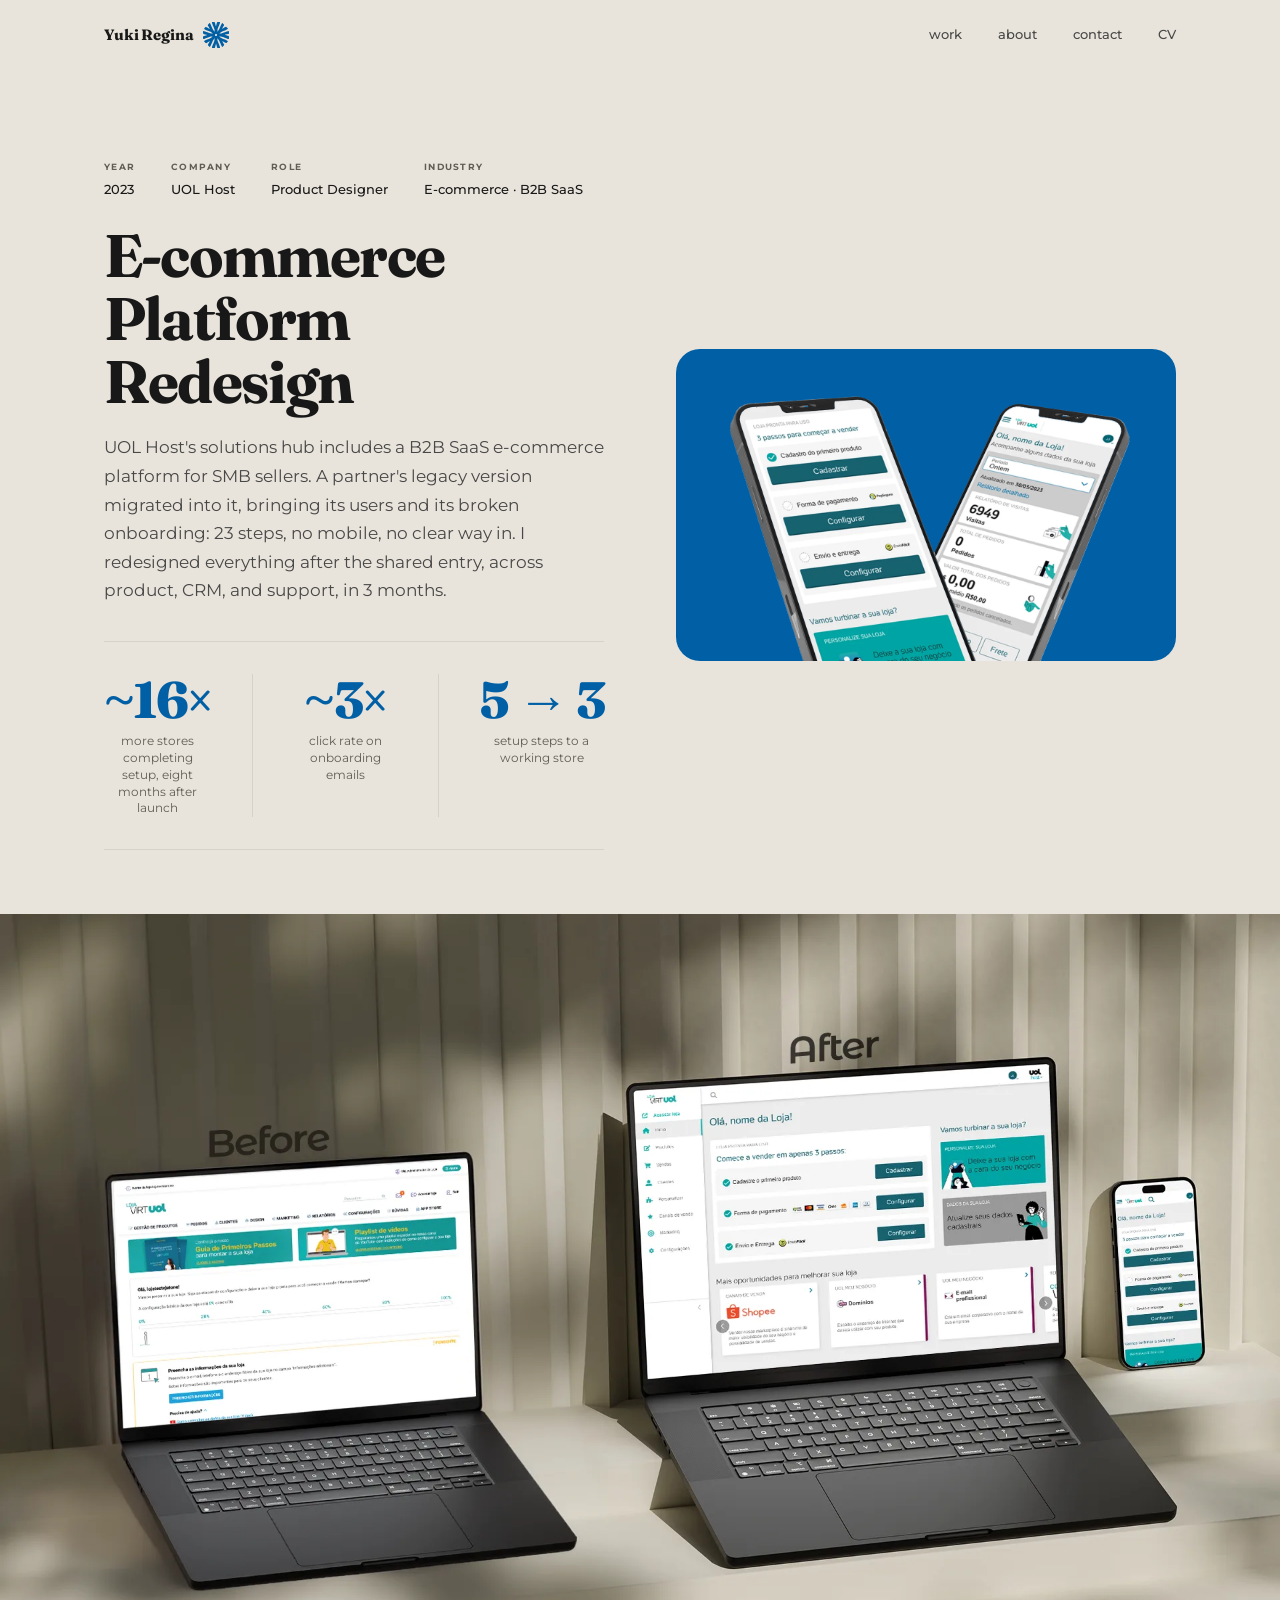
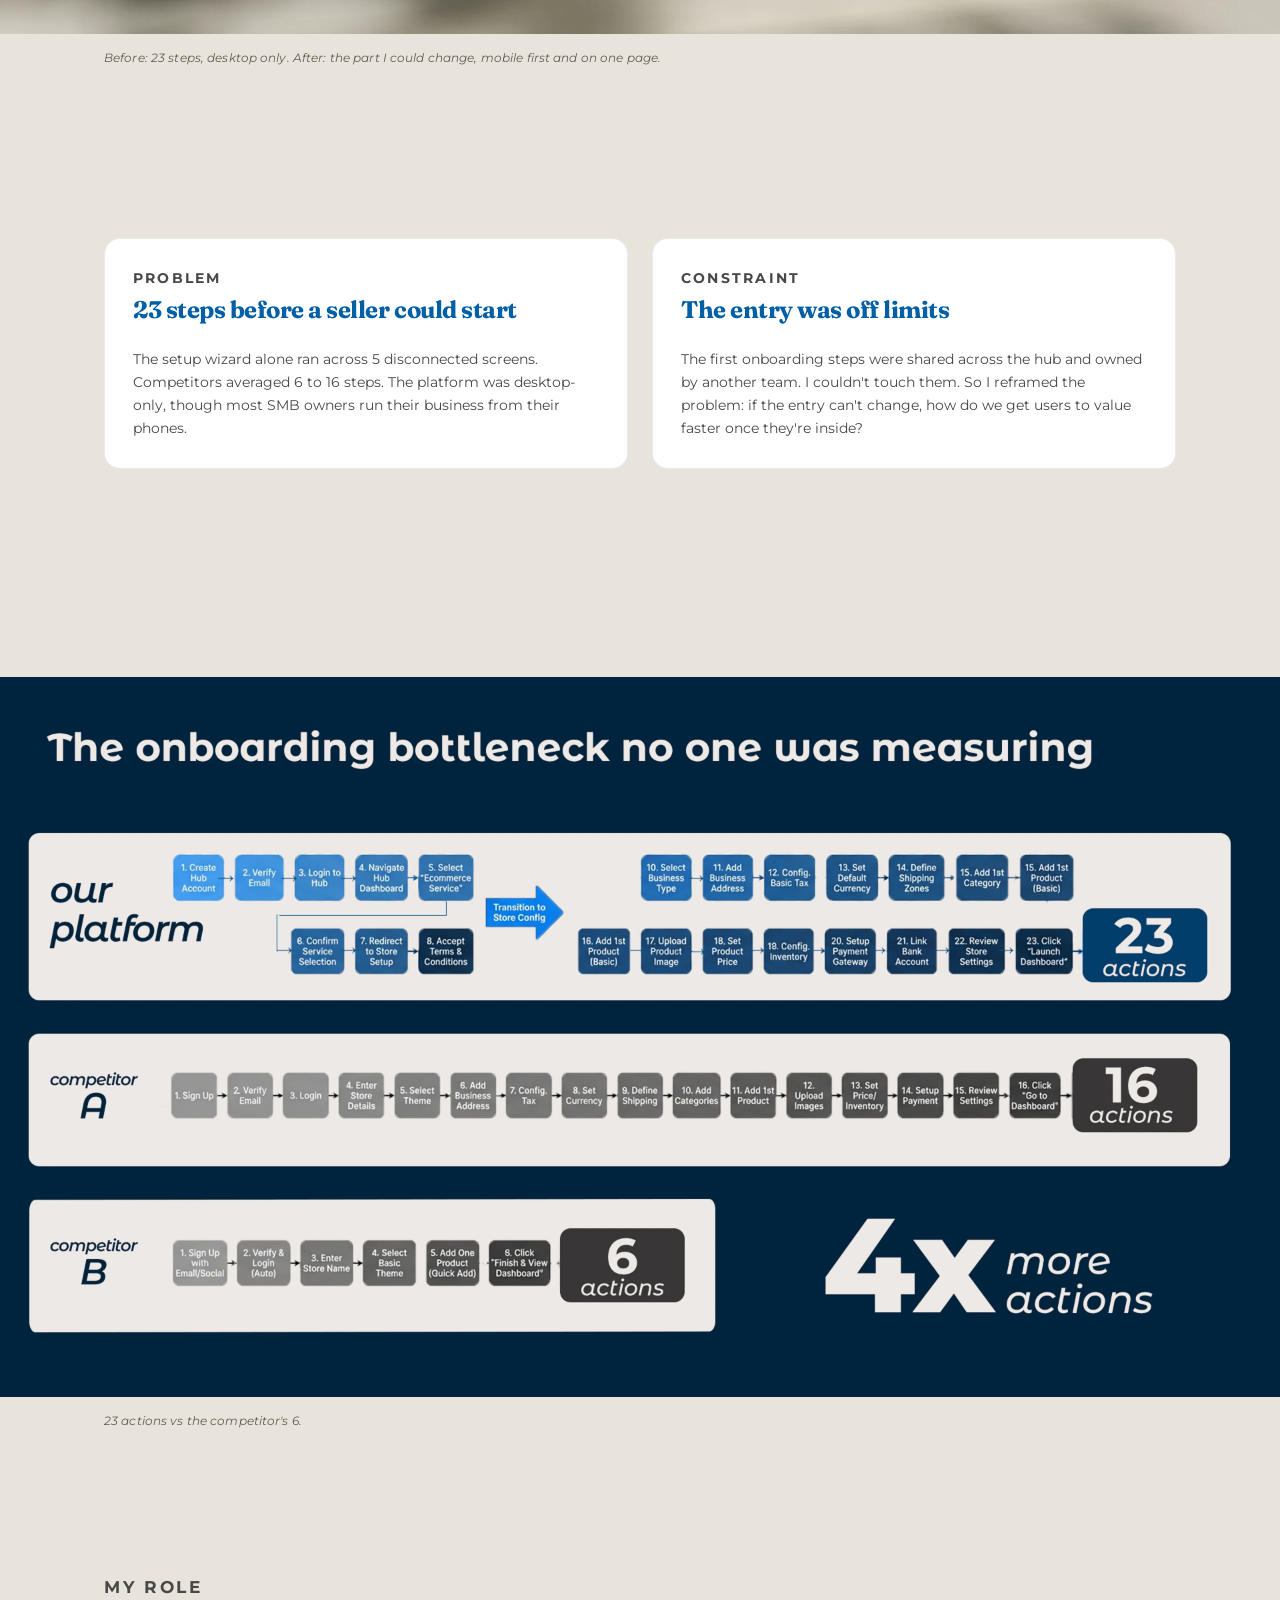
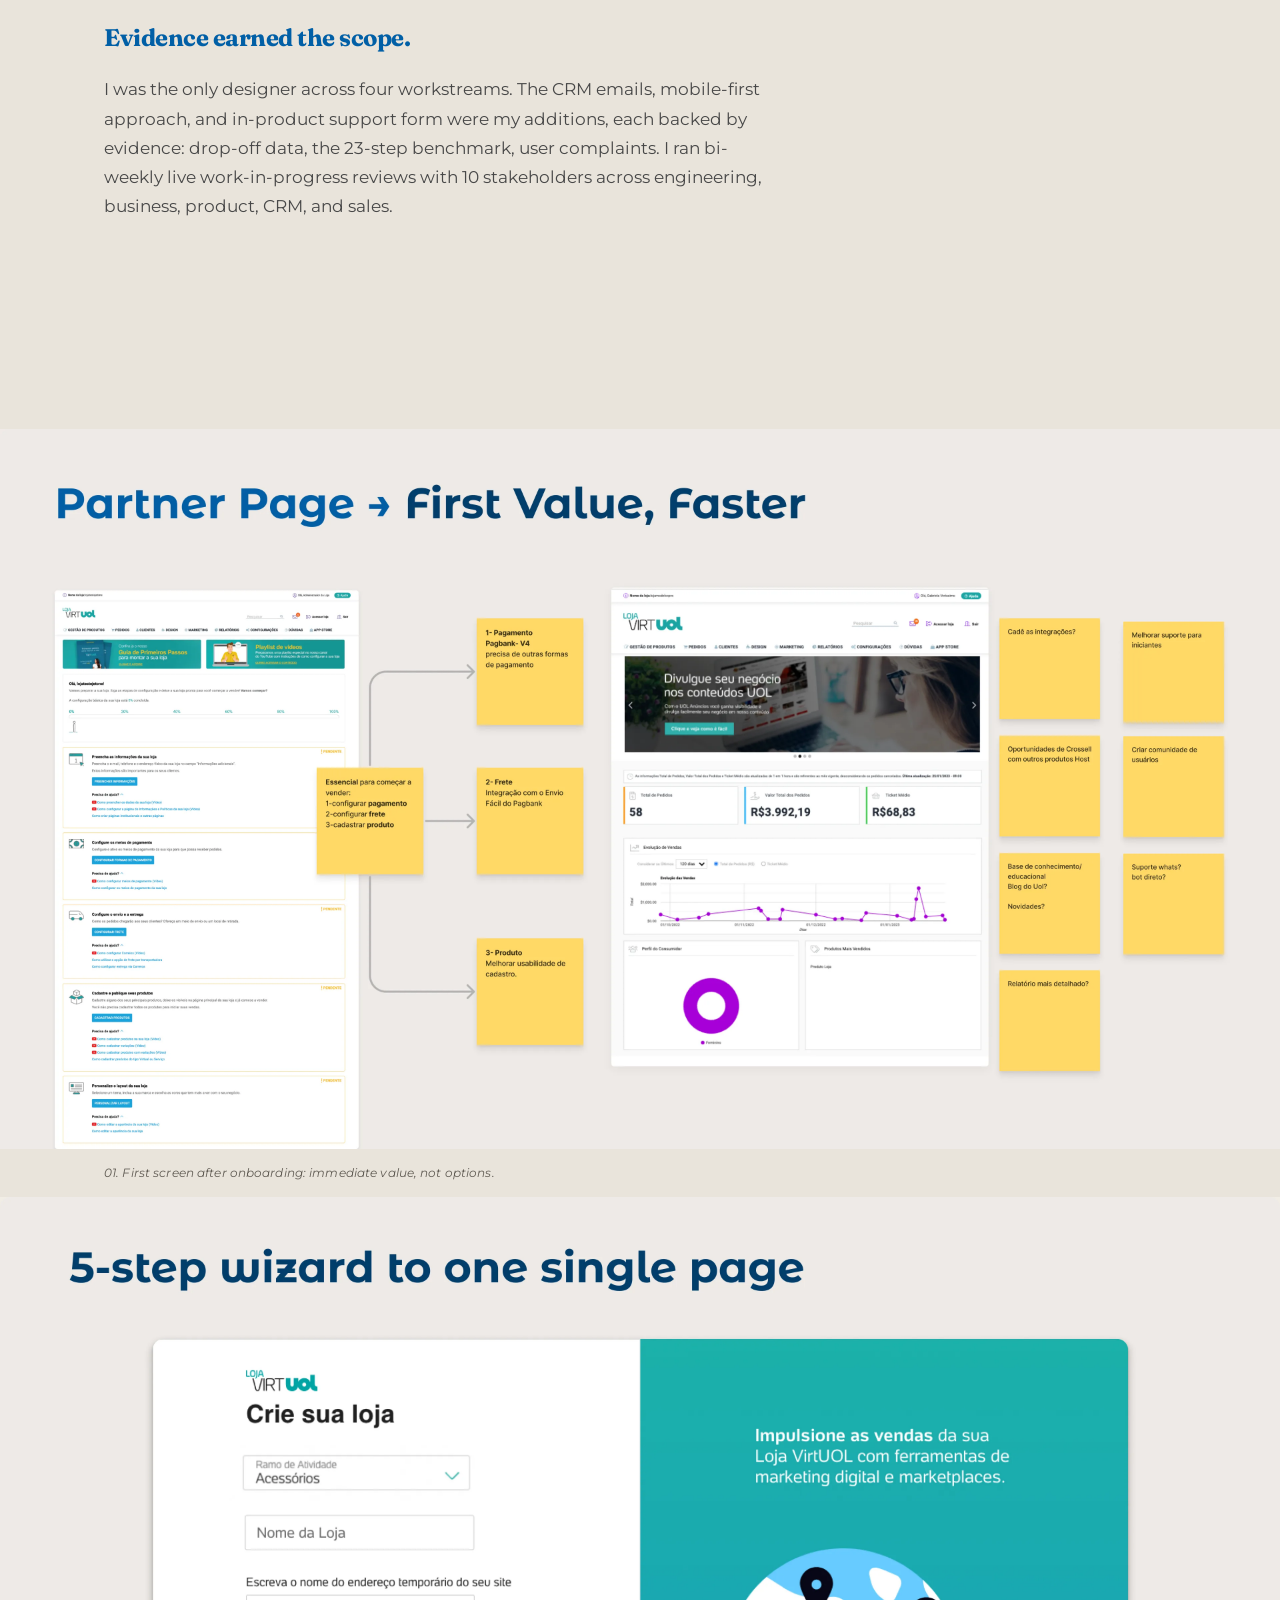
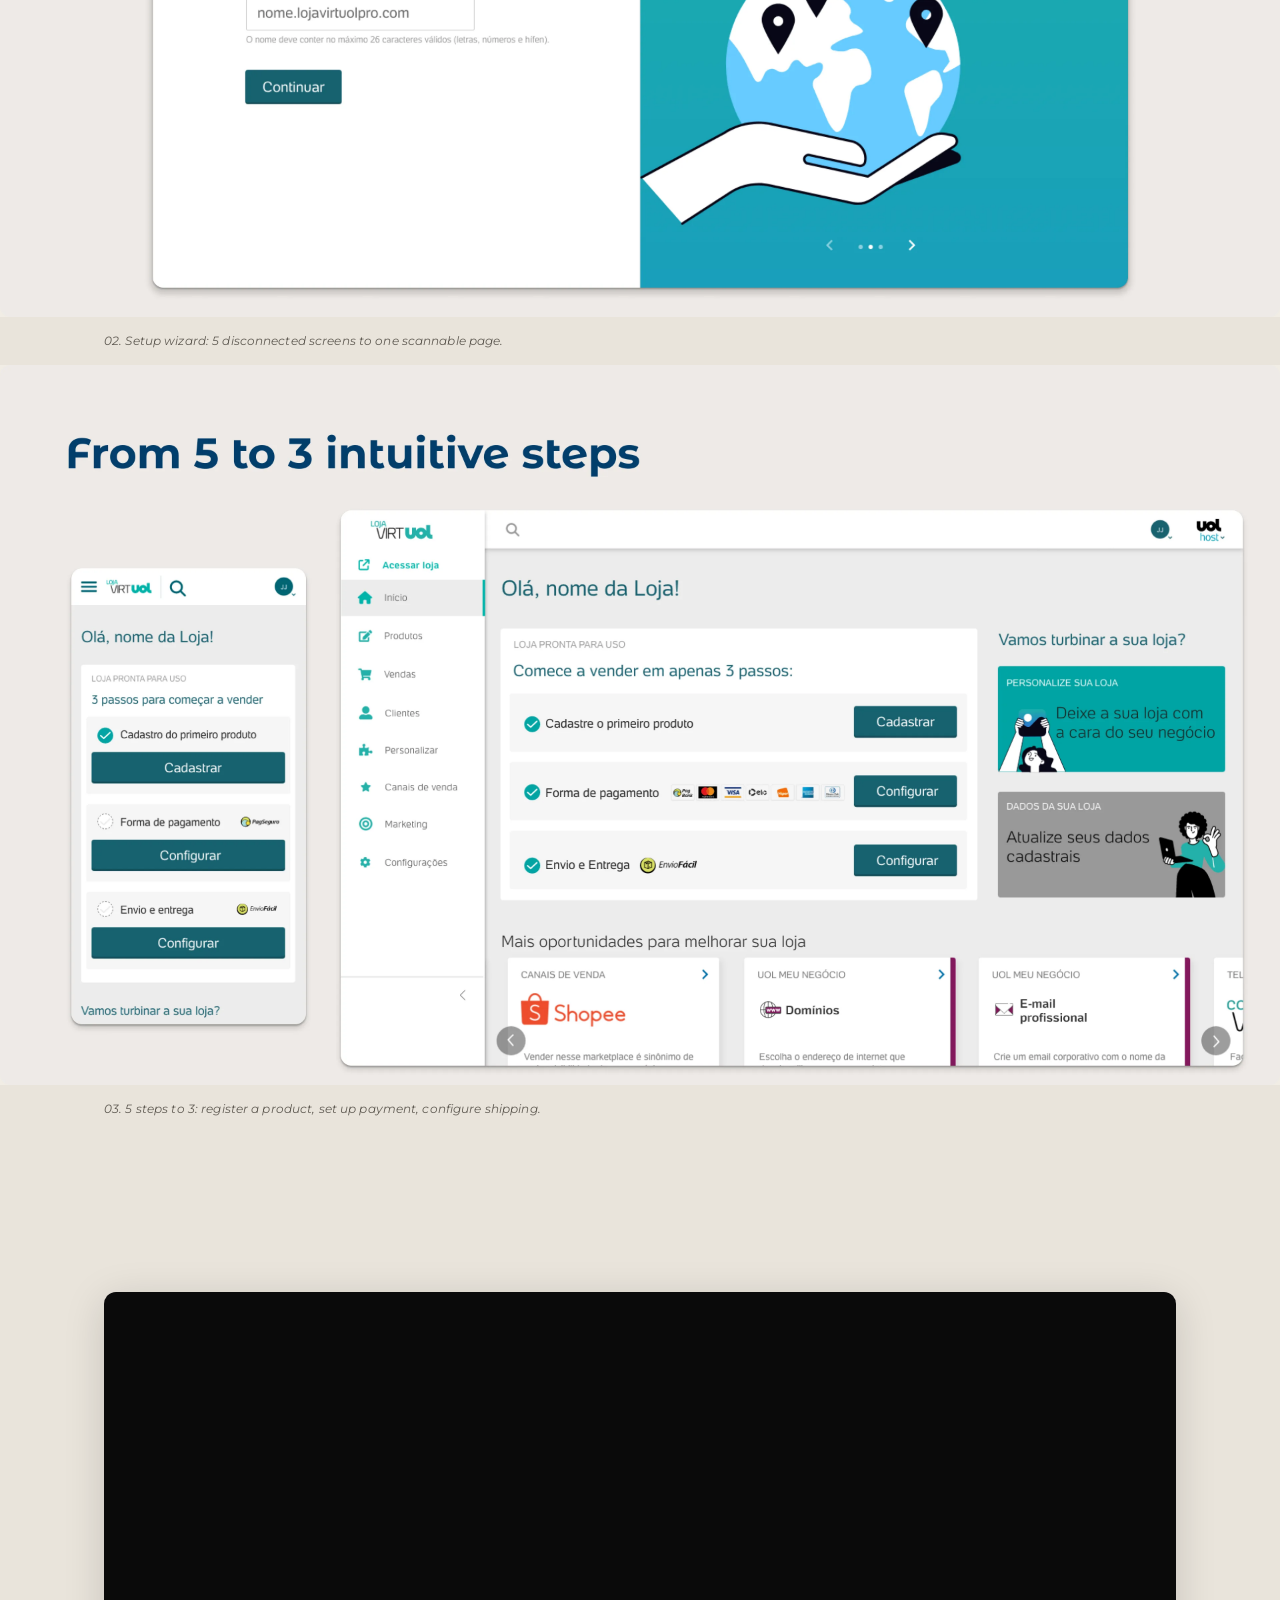
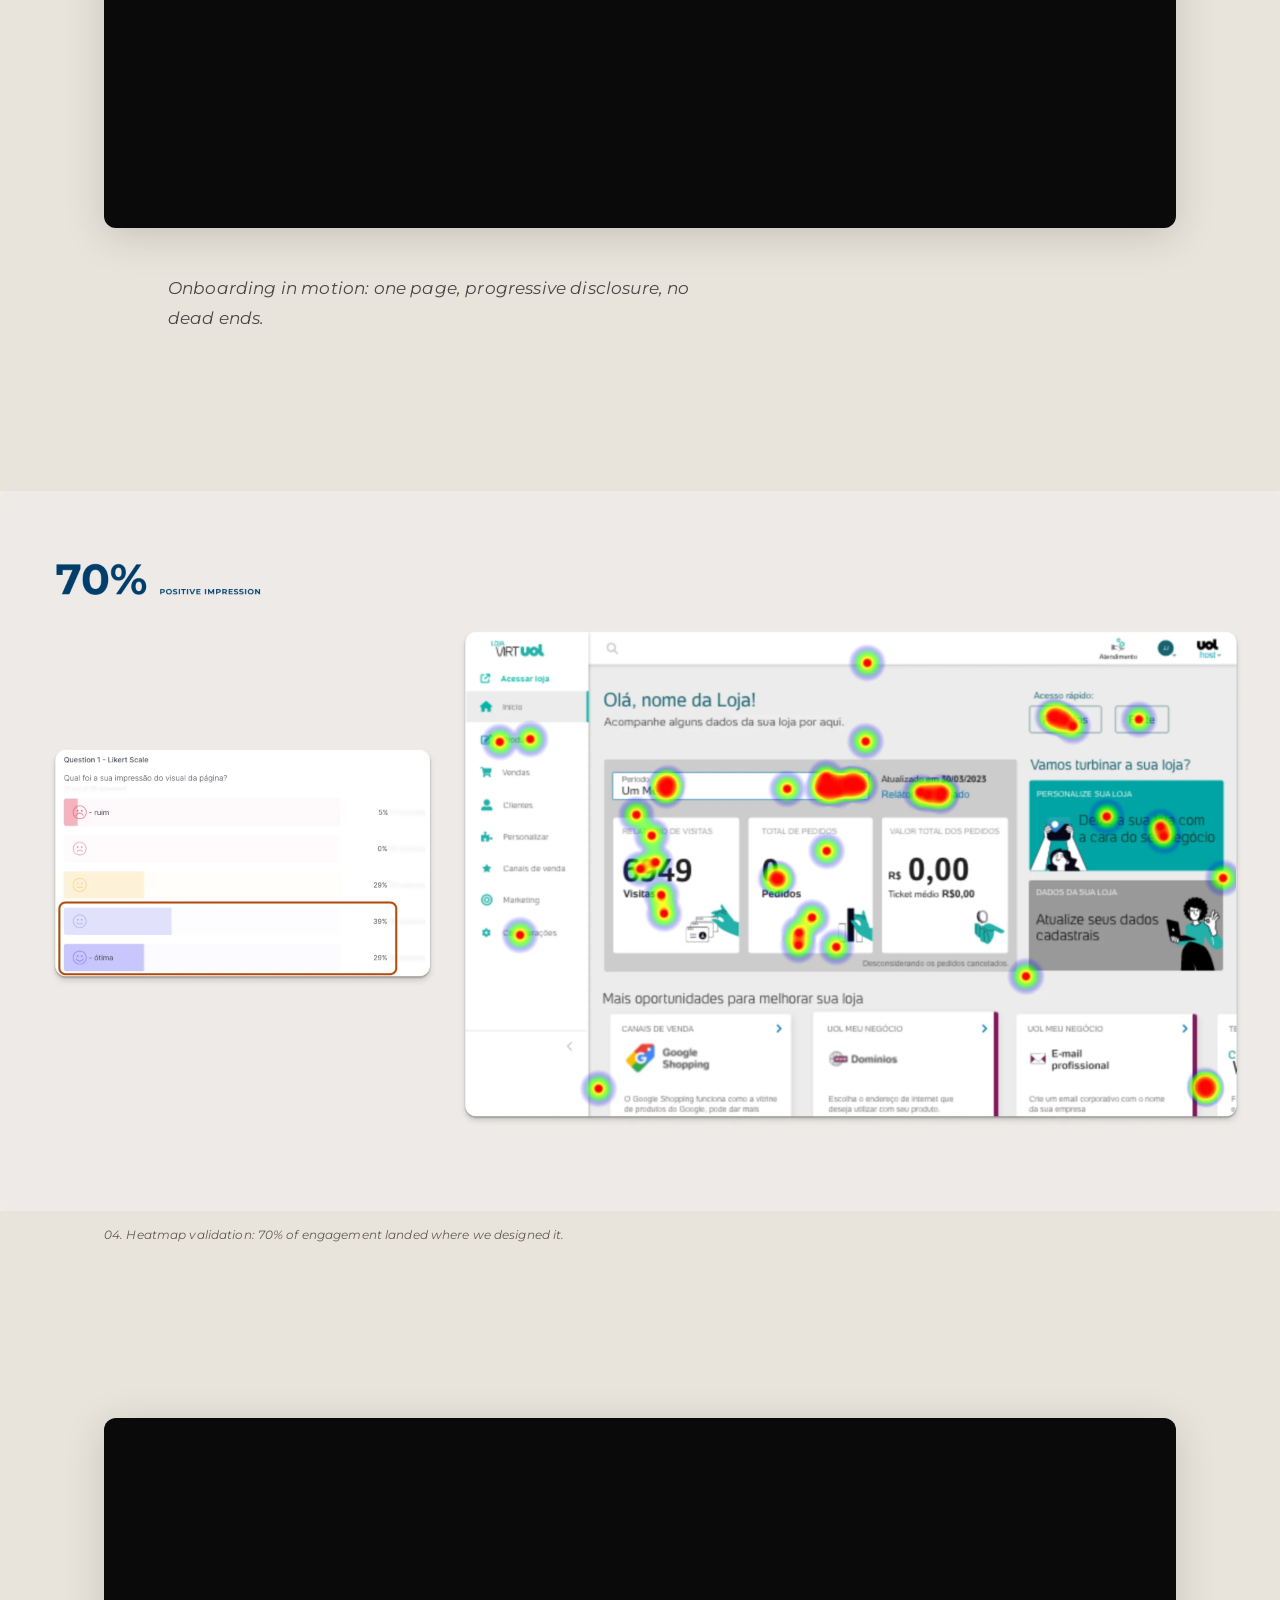
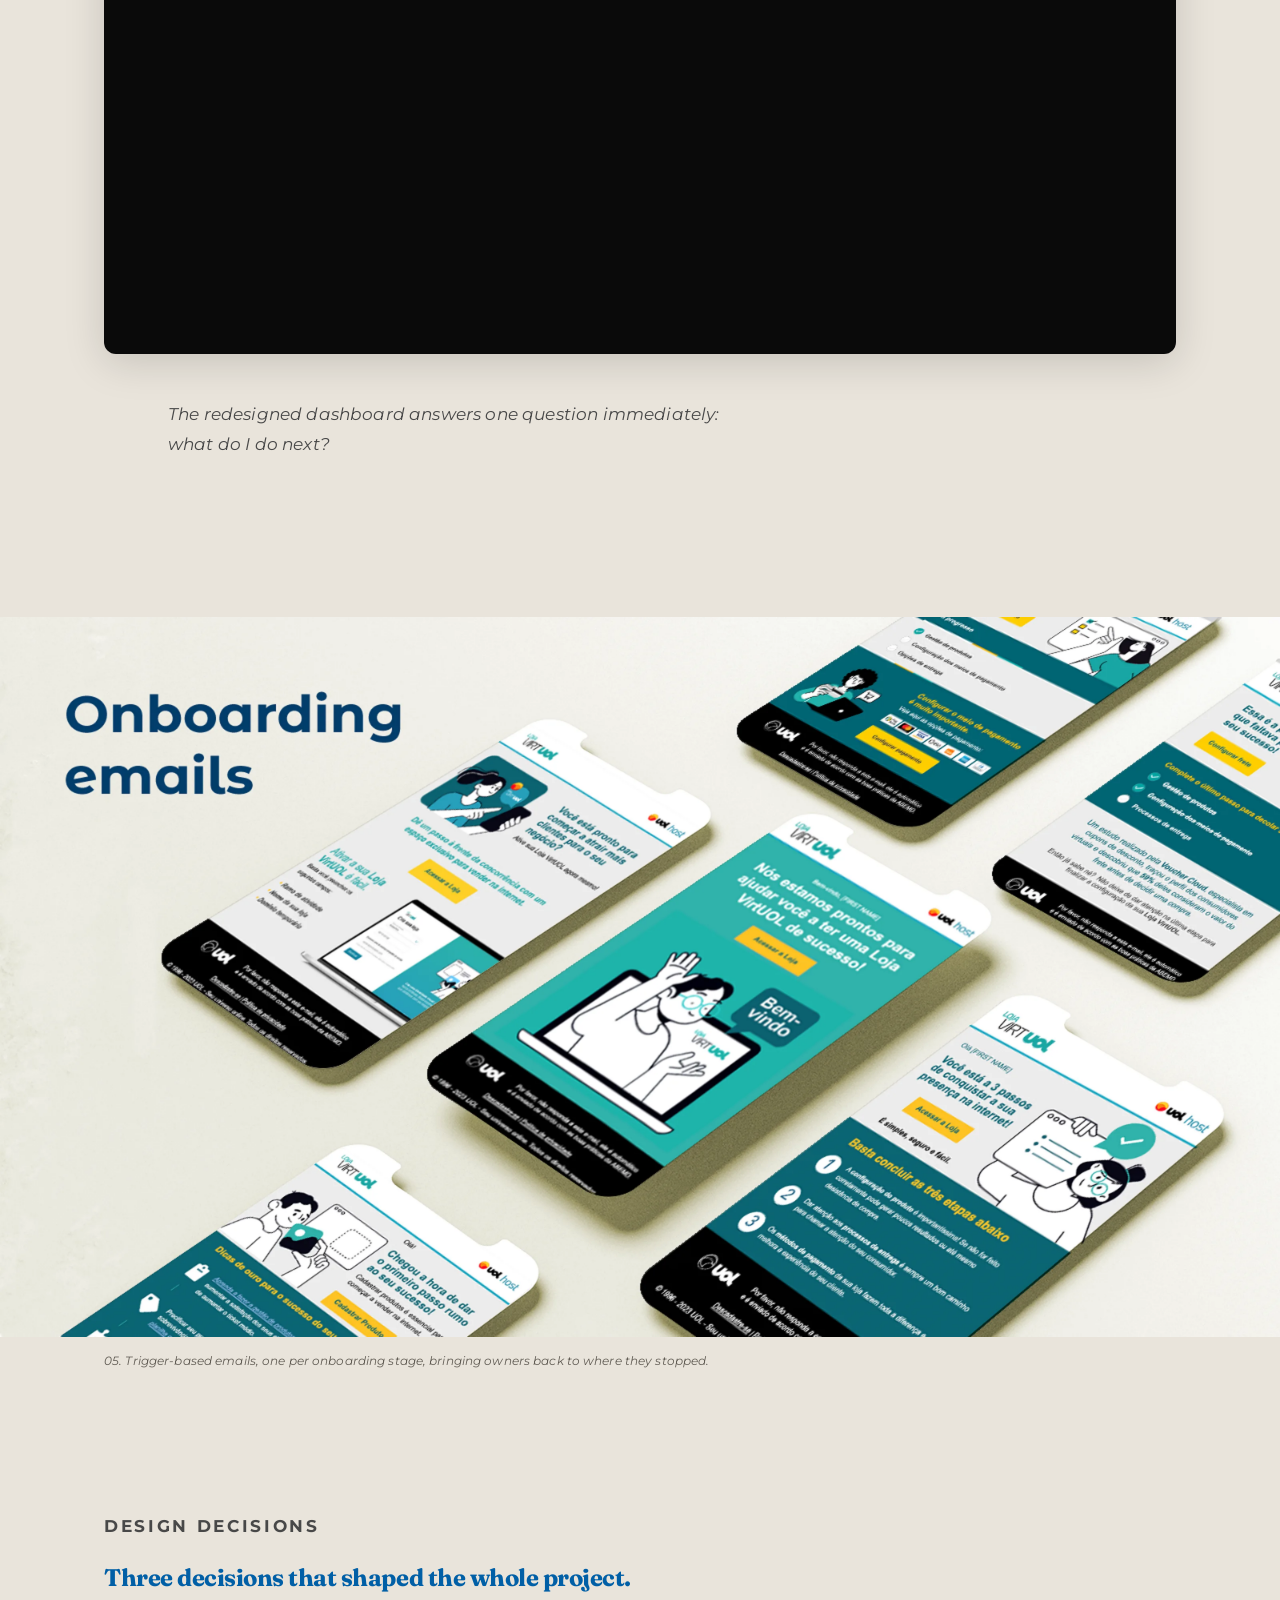
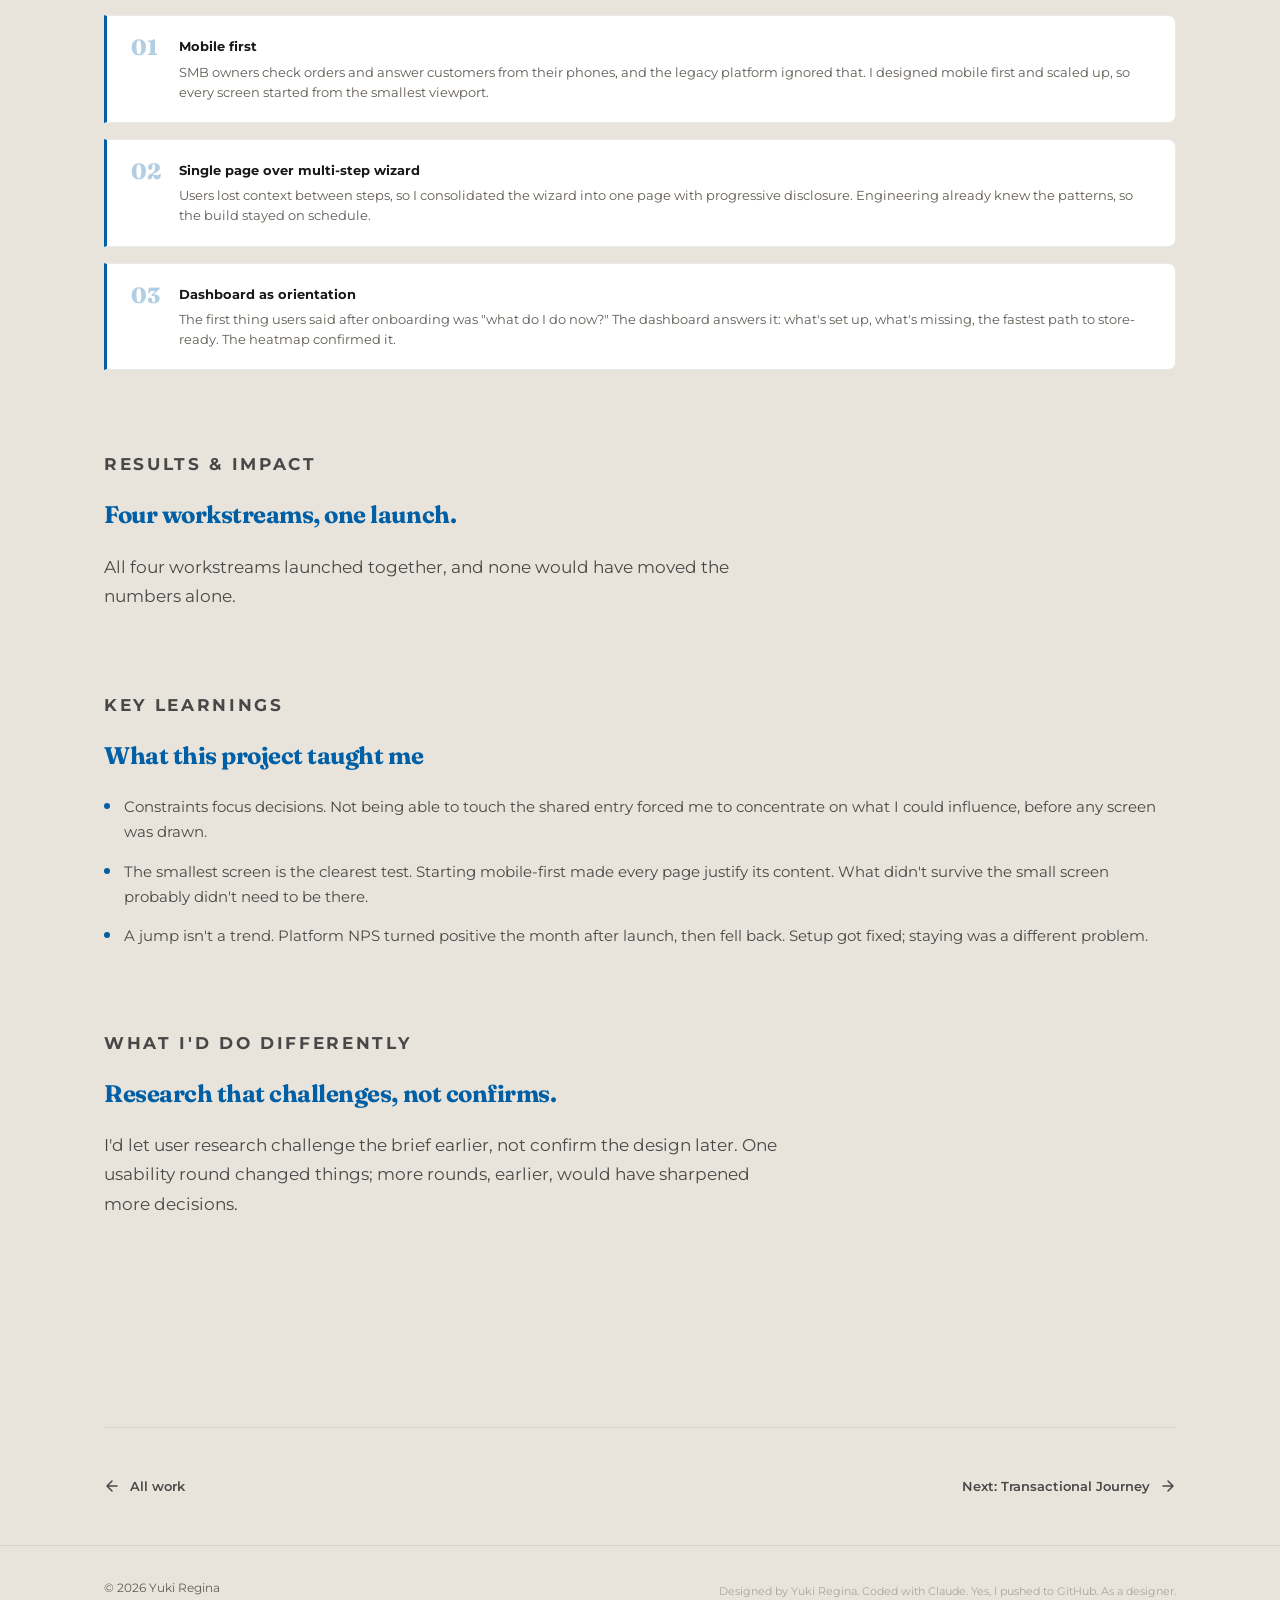
<file: work/ecommerce-platform.html>
<!DOCTYPE html>
<html lang="en">
<head>
  <meta charset="UTF-8">
  <!-- Google tag (gtag.js) -->
  <script async src="https://www.googletagmanager.com/gtag/js?id=G-8YPXFBT22R"></script>
  <script>
    window.dataLayer = window.dataLayer || [];
    function gtag(){dataLayer.push(arguments);}
    gtag('js', new Date());
    gtag('config', 'G-8YPXFBT22R');
  </script>
  <meta name="viewport" content="width=device-width, initial-scale=1.0">
  <meta name="google" content="notranslate">
  <meta http-equiv="Content-Language" content="en">
  <meta name="description" content="E-commerce Platform Redesign | Case study by Yuki Regina. 23 steps to a working store, and the entry was off limits. ~16× more stores completing setup after the redesign.">
  <title>E-commerce Platform | Yuki Regina</title>
  <link rel="preconnect" href="https://fonts.googleapis.com">
  <link rel="preconnect" href="https://fonts.gstatic.com" crossorigin>
  <link rel="stylesheet" href="https://fonts.googleapis.com/css2?family=Fraunces:opsz,wght,SOFT,WONK@9..144,400..700,0..100,0..1&family=Montserrat:wght@400;500;600;700&display=swap">
  <link rel="stylesheet" href="../assets/css/main.css">
  <link rel="icon" type="image/x-icon" href="../favicon.ico">
  <link rel="icon" type="image/png" sizes="32x32" href="../assets/images/favicon-32.png">
  <link rel="apple-touch-icon" sizes="180x180" href="../assets/images/favicon-180.png">
</head>
<body>

  <nav class="nav">
    <div class="scroll-progress"></div>
    <div class="container">
      <div class="nav-inner">
        <a href="../index.html" class="nav-logo">
          Yuki Regina
          <img class="nav-logo-mark" src="../assets/images/logo-mark.svg" alt="" aria-hidden="true">
        </a>
        <div class="nav-links">
          <a href="../index.html#work"    class="nav-link">work</a>
          <a href="../index.html#about"   class="nav-link">about</a>
          <a href="../index.html#contact" class="nav-link">contact</a>
          <a href="/Yuki_Regina_Nakamura_CV.pdf" download class="nav-link">CV</a>
        </div>
      </div>
    </div>
  </nav>

  <!-- ── Hero ──────────────────────────────────────────────── -->
  <div class="case-hero">
    <div class="container">
      <div class="case-hero-grid">
        <div>
          <div class="case-meta reveal">
            <div class="case-meta-item">
              <p class="case-meta-lbl">Year</p>
              <p class="case-meta-val">2023</p>
            </div>
            <div class="case-meta-item">
              <p class="case-meta-lbl">Company</p>
              <p class="case-meta-val">UOL Host</p>
            </div>
            <div class="case-meta-item">
              <p class="case-meta-lbl">Role</p>
              <p class="case-meta-val">Product Designer</p>
            </div>
            <div class="case-meta-item">
              <p class="case-meta-lbl">Industry</p>
              <p class="case-meta-val">E-commerce · B2B SaaS</p>
            </div>
          </div>
          <h1 class="case-title reveal">E-commerce Platform Redesign</h1>
          <p class="case-lead reveal">
            UOL Host's solutions hub includes a B2B SaaS e-commerce platform for SMB sellers. A partner's legacy version migrated into it, bringing its users and its broken onboarding: 23 steps, no mobile, no clear way in. I redesigned everything after the shared entry, across product, CRM, and support, in 3 months.
          </p>
          <!-- Impact bar -->
          <div class="case-stat-bar reveal" style="padding:32px 0;margin:32px 0 0;">
            <div class="case-stat-bar-item">
              <p class="case-stat-bar-num" style="white-space:nowrap;">~16×</p>
              <p class="case-stat-bar-lbl">more stores completing setup, eight months after launch</p>
            </div>
            <div class="case-stat-bar-item">
              <p class="case-stat-bar-num" style="white-space:nowrap;">~3×</p>
              <p class="case-stat-bar-lbl">click rate on onboarding emails</p>
            </div>
            <div class="case-stat-bar-item">
              <p class="case-stat-bar-num" style="white-space:nowrap;">5 → 3</p>
              <p class="case-stat-bar-lbl">setup steps to a working store</p>
            </div>
          </div>
        </div>
        <!-- Cover image -->
        <div class="case-cover-card reveal delay-2">
          <img src="../assets/images/ecommerce-cover.webp" alt="E-commerce platform redesign cover">
        </div>
      </div>
    </div>
  </div>

  <!-- ── Before / After ───────────────────────────────────── -->
  <div class="case-full-bleed reveal">
    <img src="../assets/images/ecommerce-before-after.webp" alt="Before and after: legacy platform vs redesign" loading="lazy">
  </div>
  <p class="case-full-bleed-cap container">Before: 23 steps, desktop only. After: the part I could change, mobile first and on one page.</p>

  <!-- ── Case body ──────────────────────────────────────────── -->
  <div class="case-body">
    <div class="container">

      <div class="case-section reveal">
        <div class="case-2up">
          <div class="case-box">
            <p class="case-s-label">Problem</p>
            <h2 class="case-s-title">23 steps before a seller could start</h2>
            <p>The setup wizard alone ran across 5 disconnected screens. Competitors averaged 6 to 16 steps. The platform was desktop-only, though most SMB owners run their business from their phones.</p>
          </div>
          <div class="case-box">
            <p class="case-s-label">Constraint</p>
            <h2 class="case-s-title">The entry was off limits</h2>
            <p>The first onboarding steps were shared across the hub and owned by another team. I couldn't touch them. So I reframed the problem: if the entry can't change, how do we get users to value faster once they're inside?</p>
          </div>
        </div>
      </div>

    </div>
  </div>

  <!-- ── 4× actions ─────────────────────────────────────────── -->
  <div class="case-full-bleed reveal">
    <img src="../assets/images/ecommerce-actions.webp" alt="4x more actions than competitors" loading="lazy">
  </div>
  <p class="case-full-bleed-cap container">23 actions vs the competitor's 6.</p>

  <!-- ── My Role ───────────────────────────────────────────── -->
  <div class="case-body">
    <div class="container">
      <div class="case-section reveal">
        <p class="case-s-label">My Role</p>
        <h2 class="case-s-title">Evidence earned the scope.</h2>
        <p>I was the only designer across four workstreams. The CRM emails, mobile-first approach, and in-product support form were my additions, each backed by evidence: drop-off data, the 23-step benchmark, user complaints. I ran bi-weekly live work-in-progress reviews with 10 stakeholders across engineering, business, product, CRM, and sales.</p>
      </div>
    </div>
  </div>

  <!-- ── Partner page ───────────────────────────────────────── -->
  <div class="case-full-bleed reveal">
    <img src="../assets/images/ecommerce-partner-page.webp" alt="Partner page redesign" loading="lazy">
  </div>
  <p class="case-full-bleed-cap container">01. First screen after onboarding: immediate value, not options.</p>

  <!-- ── Wizard: 5 screens → 1 page ──────────────────────── -->
  <div class="case-full-bleed reveal">
    <img src="../assets/images/ecommerce-wizard.webp" alt="Setup wizard consolidated from 5 screens to one page" loading="lazy">
  </div>
  <p class="case-full-bleed-cap container">02. Setup wizard: 5 disconnected screens to one scannable page.</p>

  <!-- ── Ready to sell: 5 steps → 3 ──────────────────────── -->
  <div class="case-full-bleed reveal">
    <img src="../assets/images/ecommerce-steps.webp" alt="From 5 to 3 intuitive steps: platform ready to sell" loading="lazy">
  </div>
  <p class="case-full-bleed-cap container">03. 5 steps to 3: register a product, set up payment, configure shipping.</p>

  <!-- ── Onboarding video ───────────────────────────────────── -->
  <div class="case-body">
    <div class="container">
      <div class="case-video-wrap reveal">
        <video autoplay muted loop playsinline>
          <source src="../assets/video/onboarding.mp4" type="video/mp4">
        </video>
      </div>
      <p class="case-full-bleed-cap" style="margin-top:12px">Onboarding in motion: one page, progressive disclosure, no dead ends.</p>
    </div>
  </div>

  <!-- ── Heatmap ────────────────────────────────────────────── -->
  <div class="case-full-bleed reveal">
    <img src="../assets/images/ecommerce-heatmap.webp" alt="Heatmap validation: 70%" loading="lazy">
  </div>
  <p class="case-full-bleed-cap container">04. Heatmap validation: 70% of engagement landed where we designed it.</p>

  <!-- ── Dashboard video ────────────────────────────────────── -->
  <div class="case-body">
    <div class="container">
      <div class="case-video-wrap reveal">
        <video autoplay muted loop playsinline>
          <source src="../assets/video/dashboard.mp4" type="video/mp4">
        </video>
      </div>
      <p class="case-full-bleed-cap" style="margin-top:12px">The redesigned dashboard answers one question immediately: what do I do next?</p>
    </div>
  </div>

  <!-- ── Onboarding emails ──────────────────────────────────── -->
  <div class="case-full-bleed reveal">
    <img src="../assets/images/ecommerce-emails.webp" alt="Onboarding email sequence" loading="lazy">
  </div>
  <p class="case-full-bleed-cap container">05. Trigger-based emails, one per onboarding stage, bringing owners back to where they stopped.</p>

  <div class="case-body">
    <div class="container">

      <!-- Design Decisions -->
      <div class="case-section reveal">
        <p class="case-s-label">Design Decisions</p>
        <h2 class="case-s-title">Three decisions that shaped the whole project.</h2>

        <div class="case-annotation reveal">
          <span class="case-annotation-num">01</span>
          <div class="case-annotation-body">
            <h4>Mobile first</h4>
            <p>SMB owners check orders and answer customers from their phones, and the legacy platform ignored that. I designed mobile first and scaled up, so every screen started from the smallest viewport.</p>
          </div>
        </div>
        <div class="case-annotation reveal">
          <span class="case-annotation-num">02</span>
          <div class="case-annotation-body">
            <h4>Single page over multi-step wizard</h4>
            <p>Users lost context between steps, so I consolidated the wizard into one page with progressive disclosure. Engineering already knew the patterns, so the build stayed on schedule.</p>
          </div>
        </div>
        <div class="case-annotation reveal">
          <span class="case-annotation-num">03</span>
          <div class="case-annotation-body">
            <h4>Dashboard as orientation</h4>
            <p>The first thing users said after onboarding was "what do I do now?" The dashboard answers it: what's set up, what's missing, the fastest path to store-ready. The heatmap confirmed it.</p>
          </div>
        </div>
      </div>

      <!-- Results -->
      <div class="case-section reveal">
        <p class="case-s-label">Results & Impact</p>
        <h2 class="case-s-title">Four workstreams, one launch.</h2>
        <p>All four workstreams launched together, and none would have moved the numbers alone.</p>
      </div>

      <!-- Learnings -->
      <div class="case-section reveal">
        <p class="case-s-label">Key Learnings</p>
        <h2 class="case-s-title">What this project taught me</h2>
        <div class="case-learnings">
          <ul>
            <li>Constraints focus decisions. Not being able to touch the shared entry forced me to concentrate on what I could influence, before any screen was drawn.</li>
            <li>The smallest screen is the clearest test. Starting mobile-first made every page justify its content. What didn't survive the small screen probably didn't need to be there.</li>
            <li>A jump isn't a trend. Platform NPS turned positive the month after launch, then fell back. Setup got fixed; staying was a different problem.</li>
          </ul>
        </div>
      </div>

      <!-- What I'd do differently -->
      <div class="case-section reveal">
        <p class="case-s-label">What I'd do differently</p>
        <h2 class="case-s-title">Research that challenges, not confirms.</h2>
        <p>I'd let user research challenge the brief earlier, not confirm the design later. One usability round changed things; more rounds, earlier, would have sharpened more decisions.</p>
      </div>

    </div>
  </div>

  <!-- Case footer nav -->
  <div class="container">
    <div class="case-footer-nav">
      <a href="../index.html#work" class="case-nav-link">
        <svg width="16" height="16" viewBox="0 0 16 16" fill="none" aria-hidden="true" style="transform:rotate(180deg)">
          <path d="M3 8h10M8 3l5 5-5 5" stroke="currentColor" stroke-width="1.5" stroke-linecap="round" stroke-linejoin="round"/>
        </svg>
        All work
      </a>
      <a href="risk-platform.html" class="case-nav-link">
        Next: Transactional Journey
        <svg width="16" height="16" viewBox="0 0 16 16" fill="none" aria-hidden="true">
          <path d="M3 8h10M8 3l5 5-5 5" stroke="currentColor" stroke-width="1.5" stroke-linecap="round" stroke-linejoin="round"/>
        </svg>
      </a>
    </div>
  </div>

  <footer>
    <div class="container">
      <div class="footer-inner">
        <p class="footer-copy">© 2026 Yuki Regina</p>
        <p class="footer-copy" style="margin-top:6px;font-size:11px;opacity:.45;">Designed by Yuki Regina. Coded with Claude. Yes, I pushed to GitHub. As a designer.</p>
      </div>
    </div>
  </footer>

  <script src="../assets/js/main.js"></script>
</body>
</html>
</file>
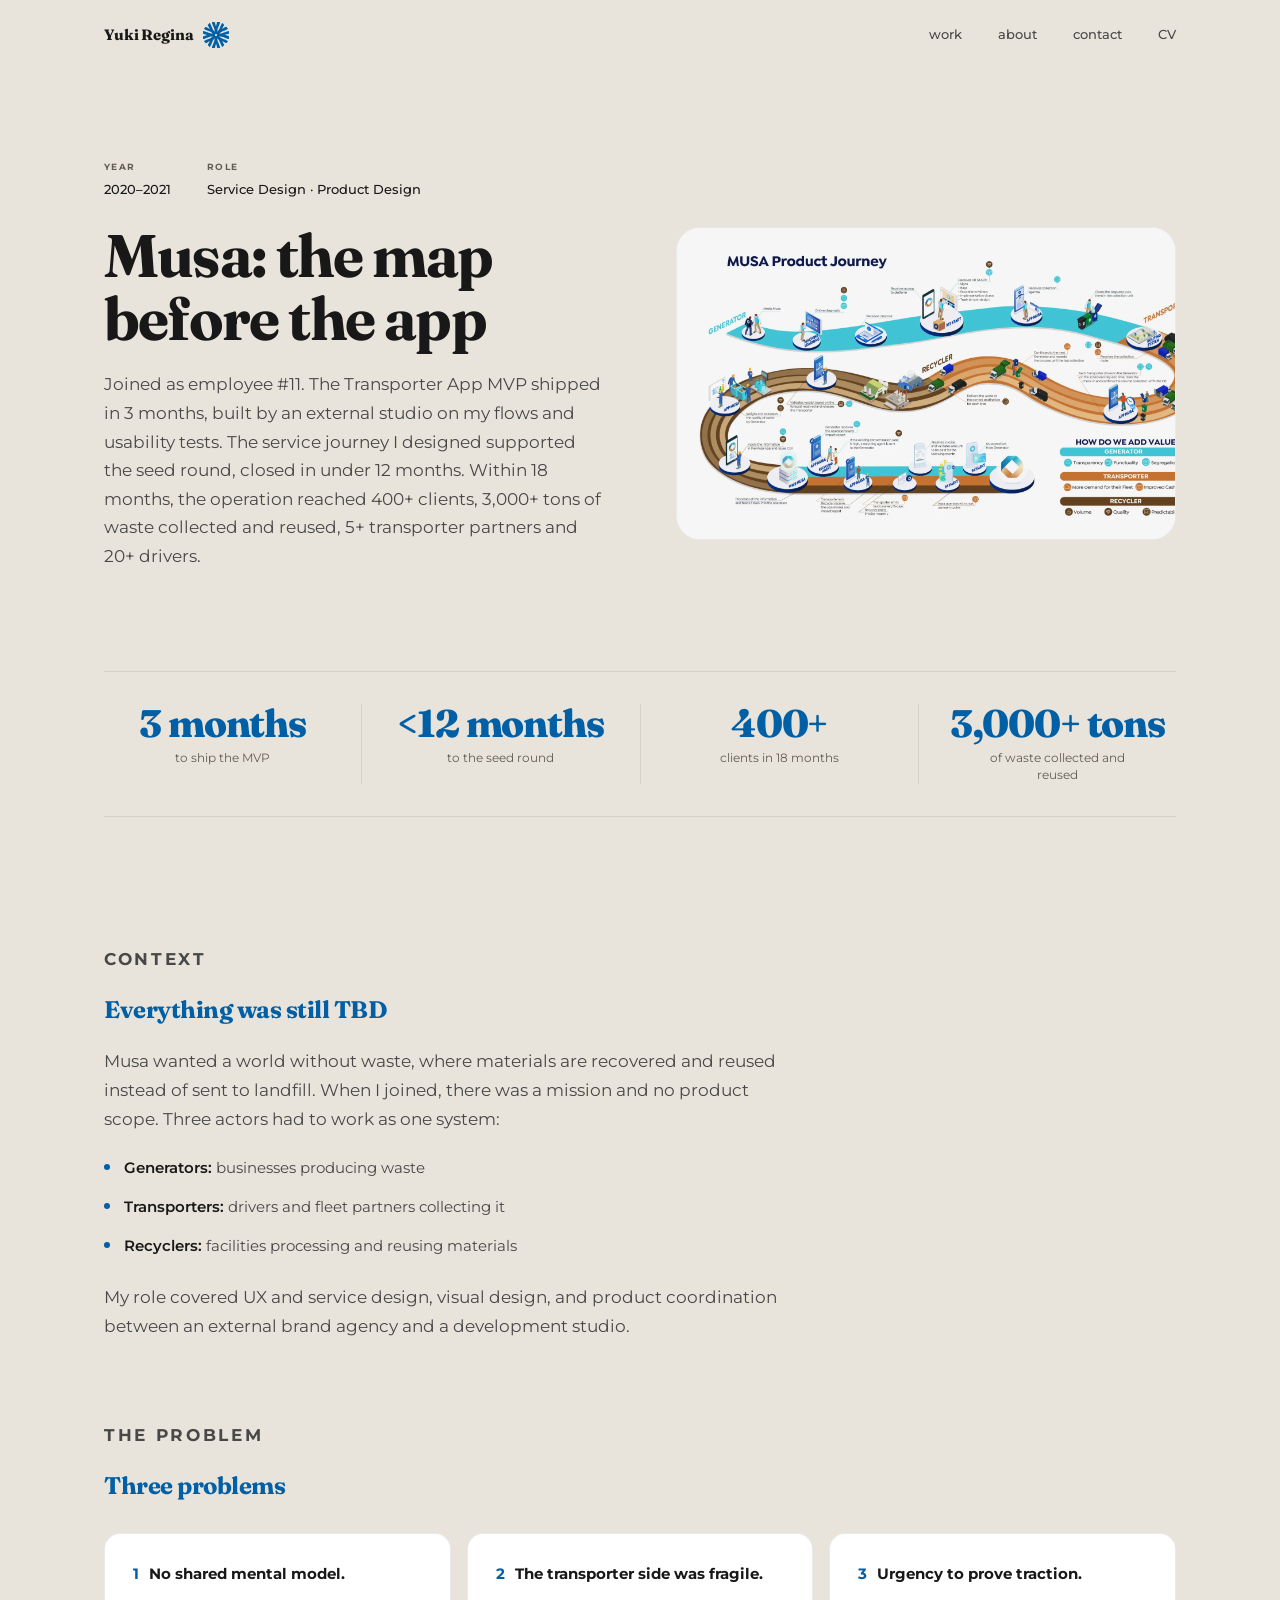
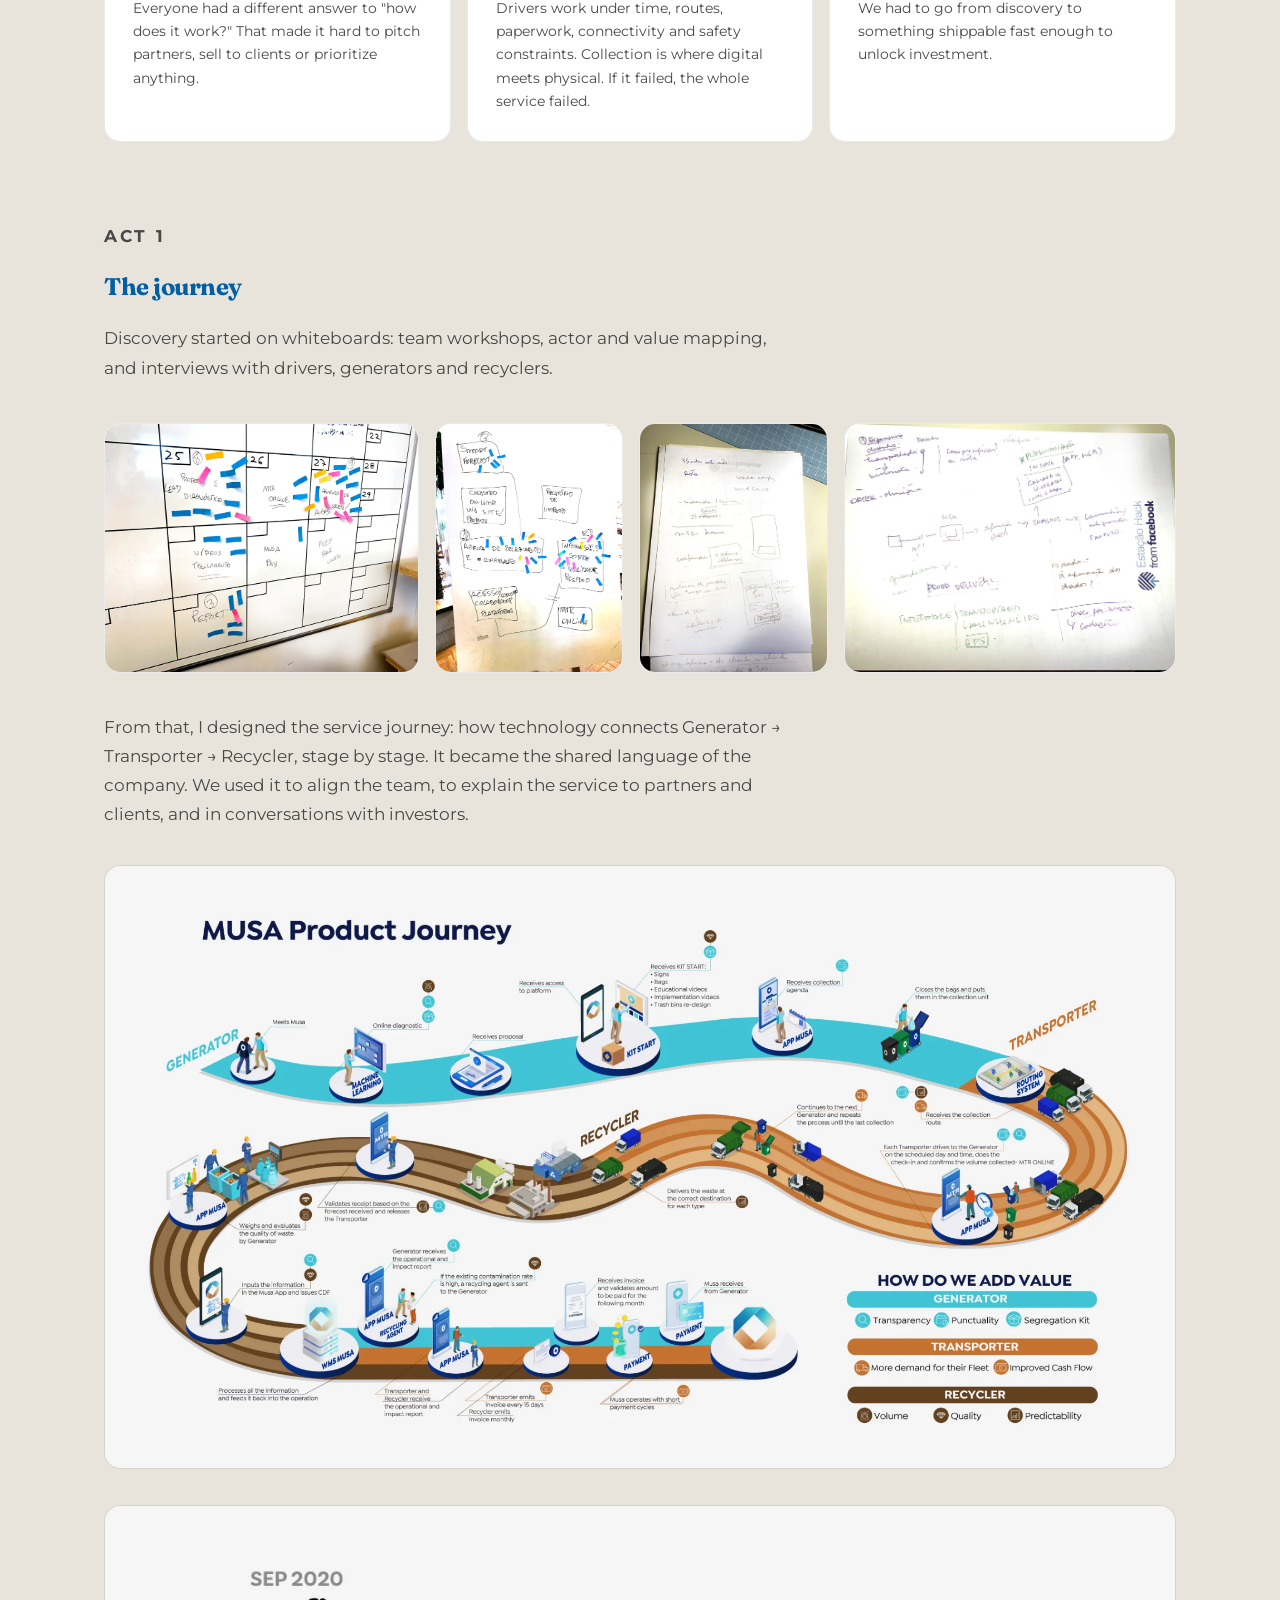
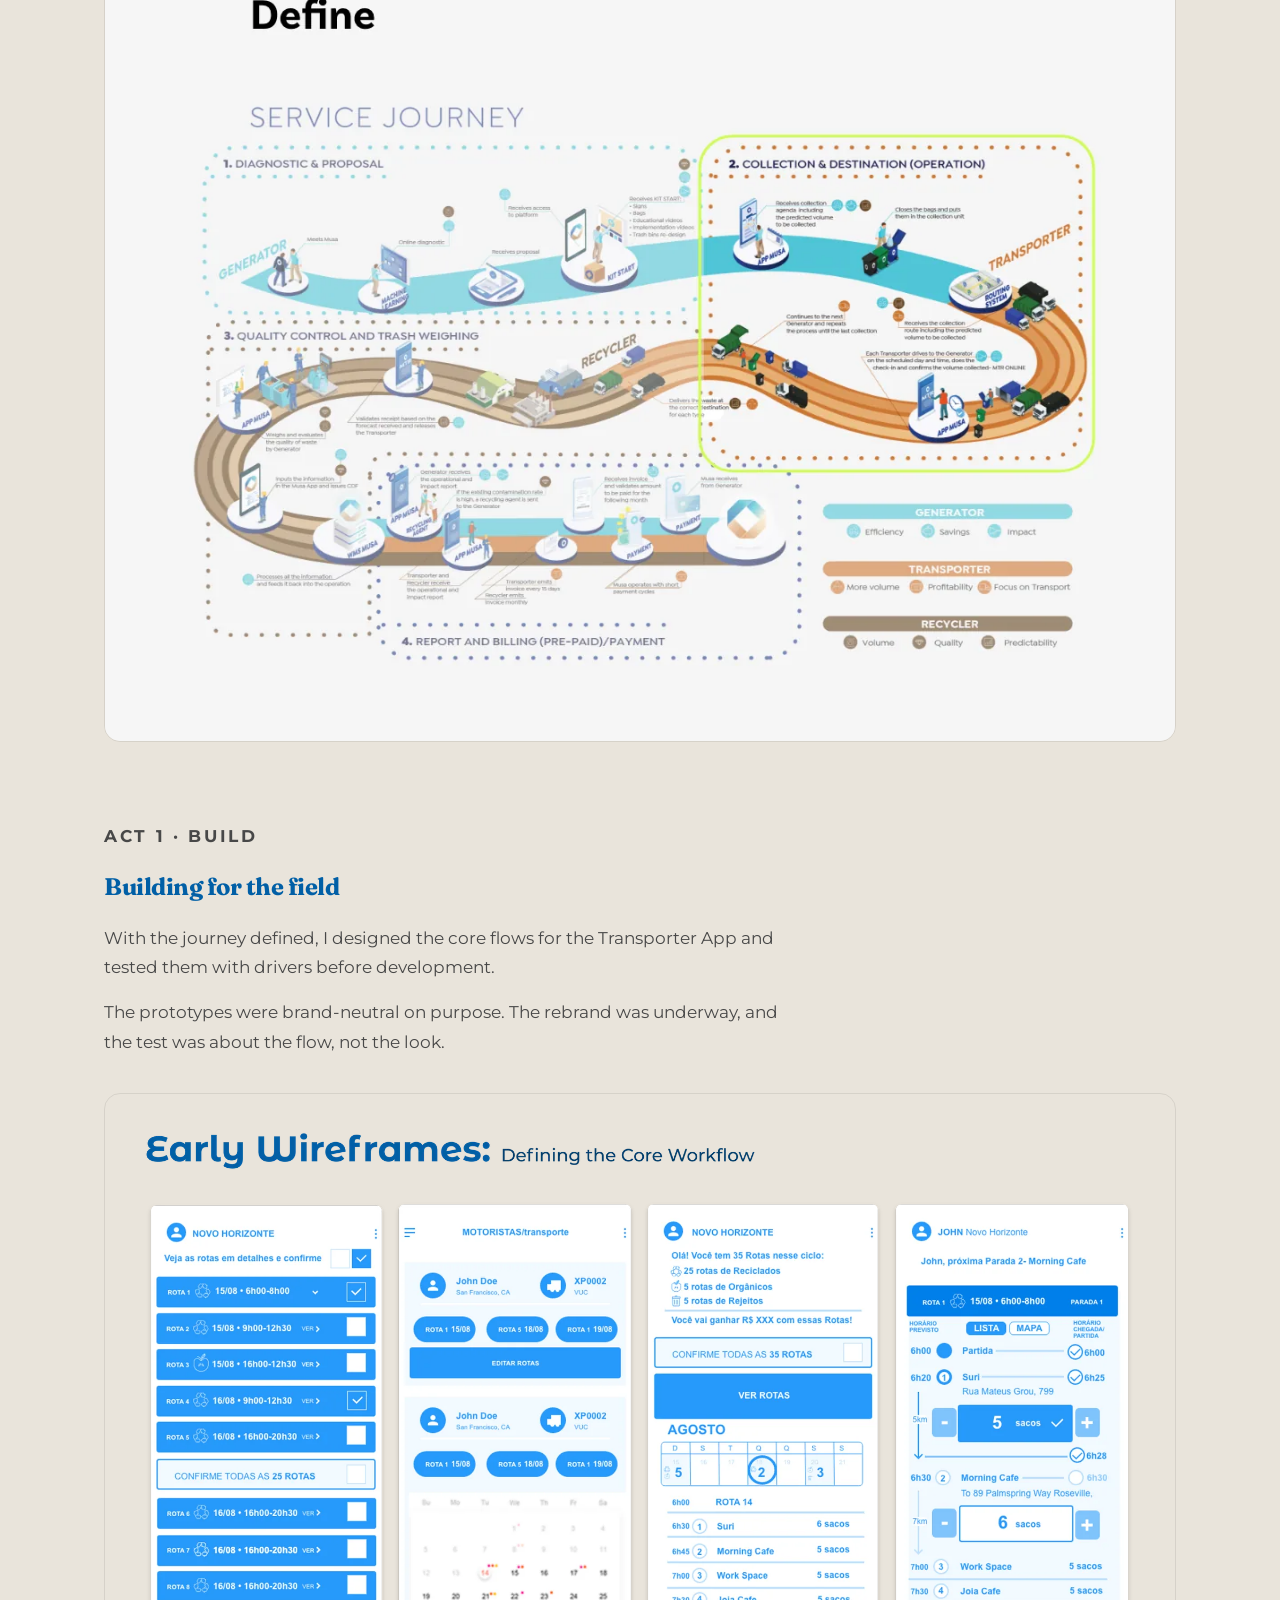
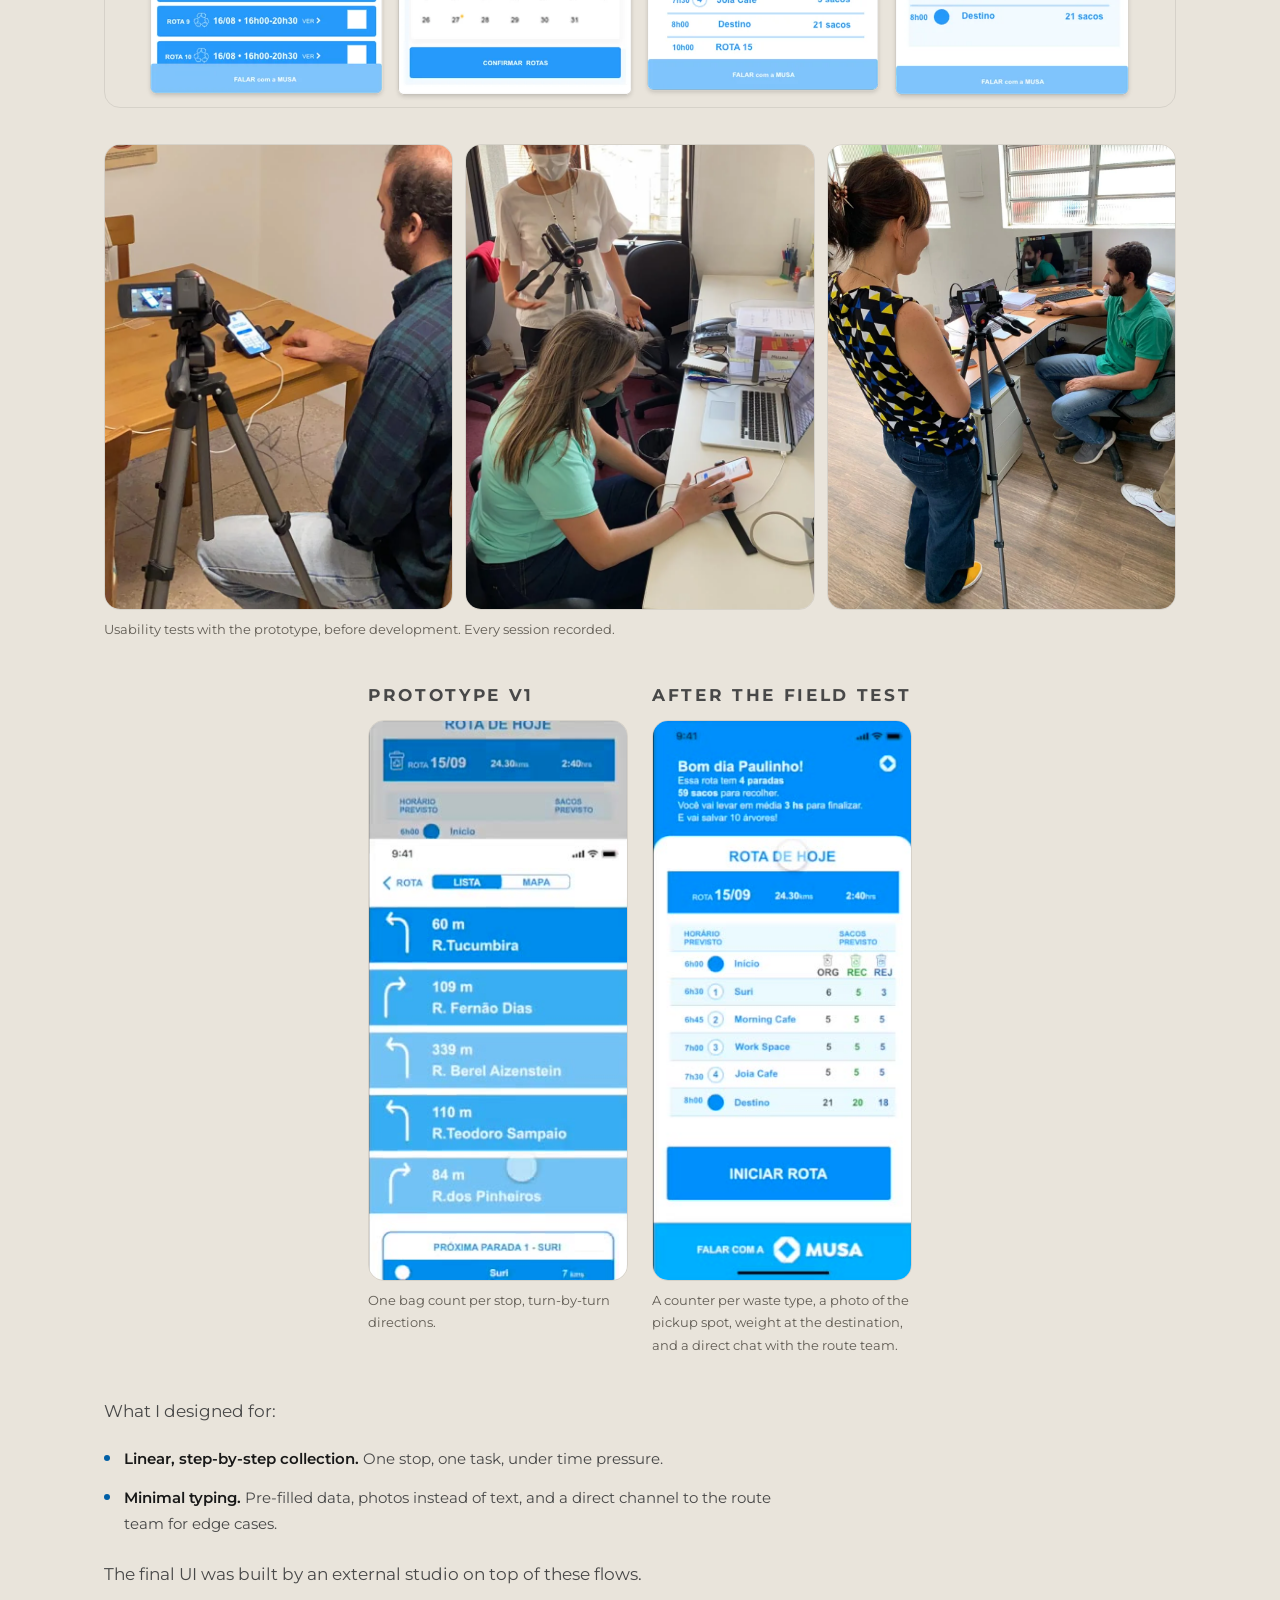
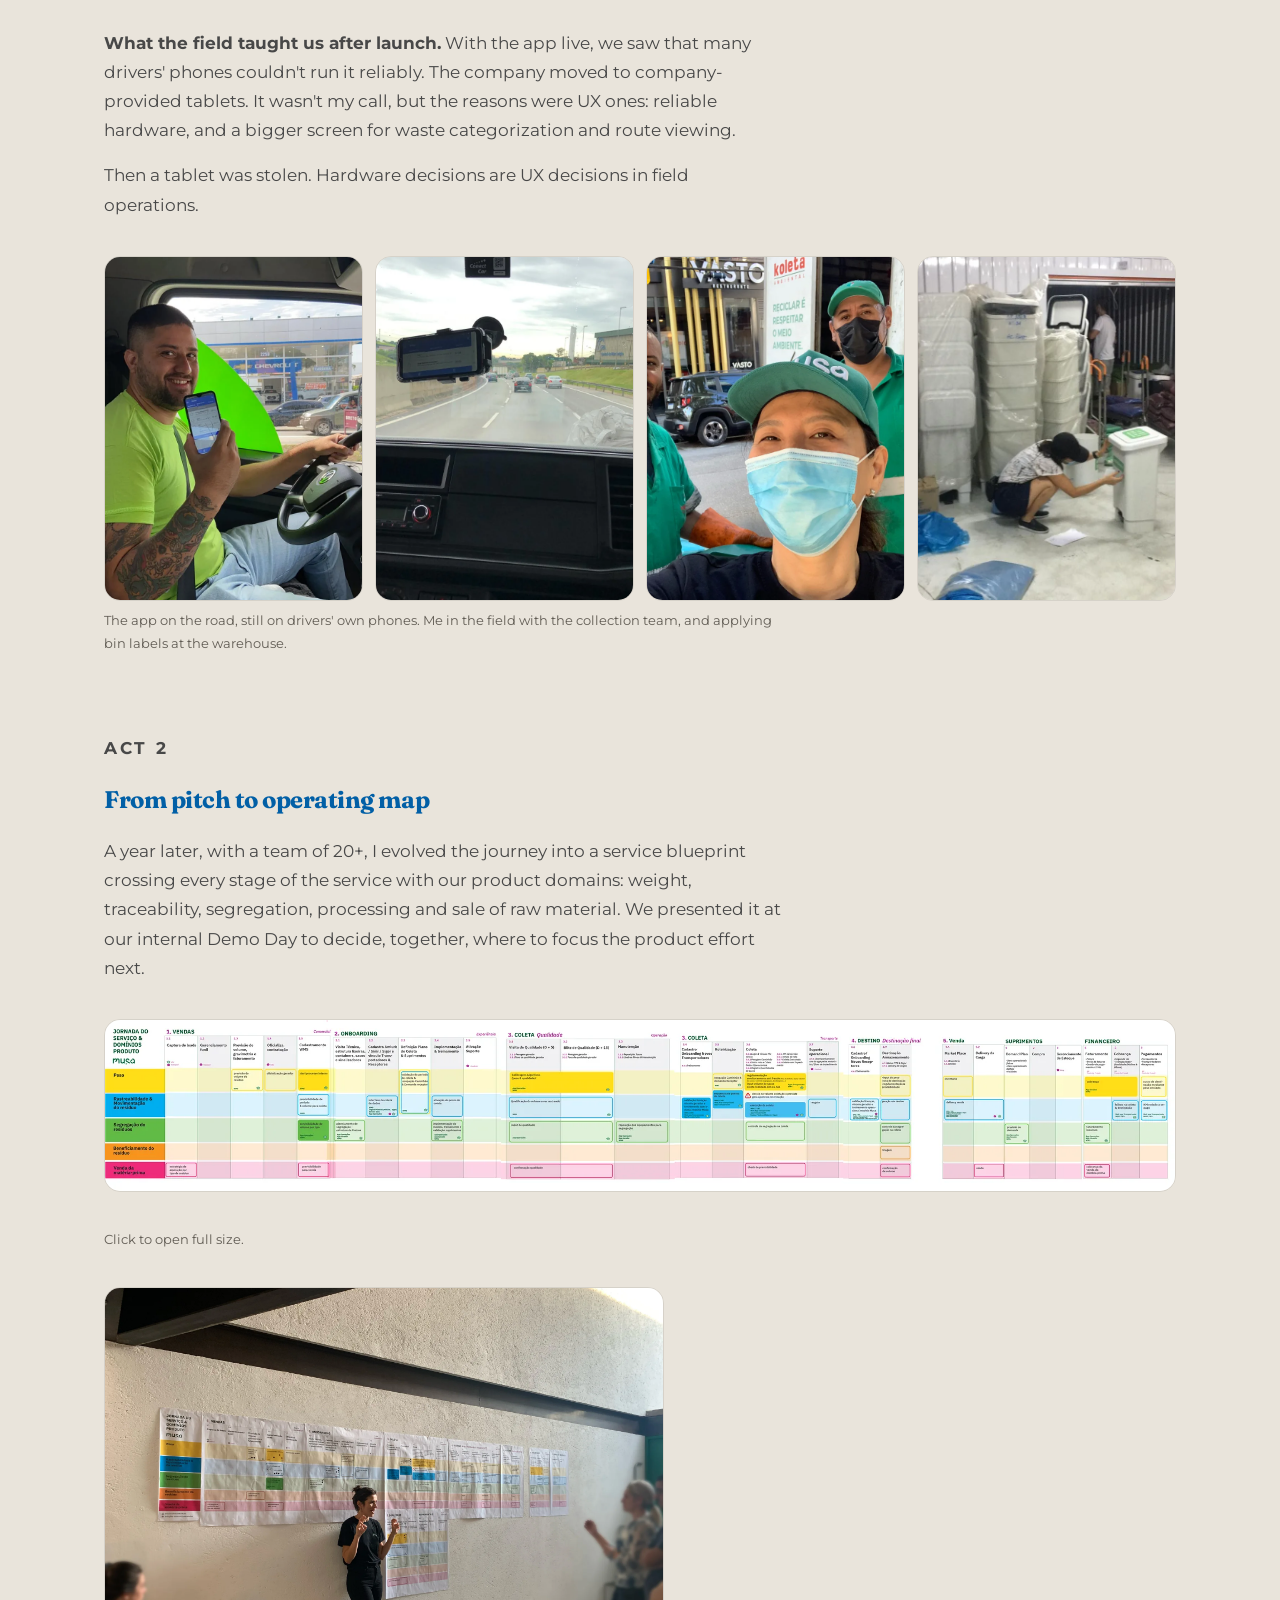
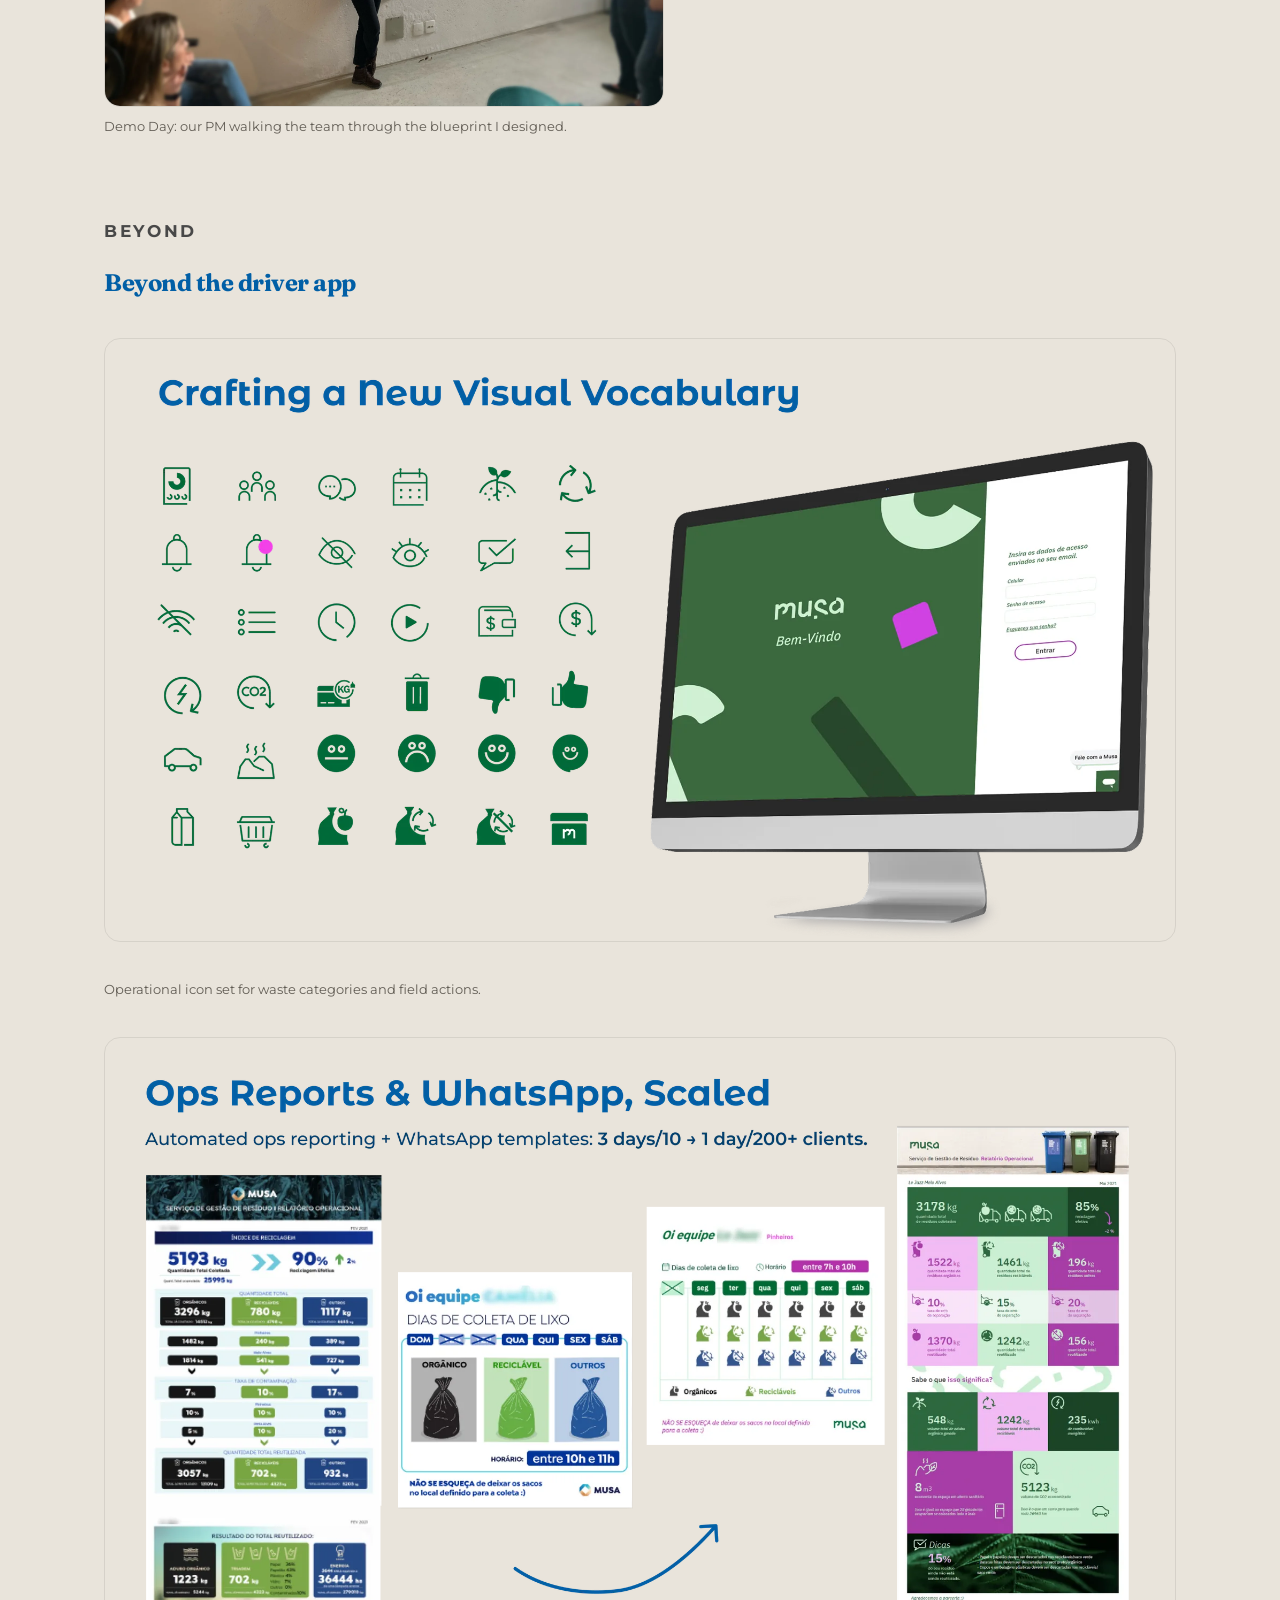
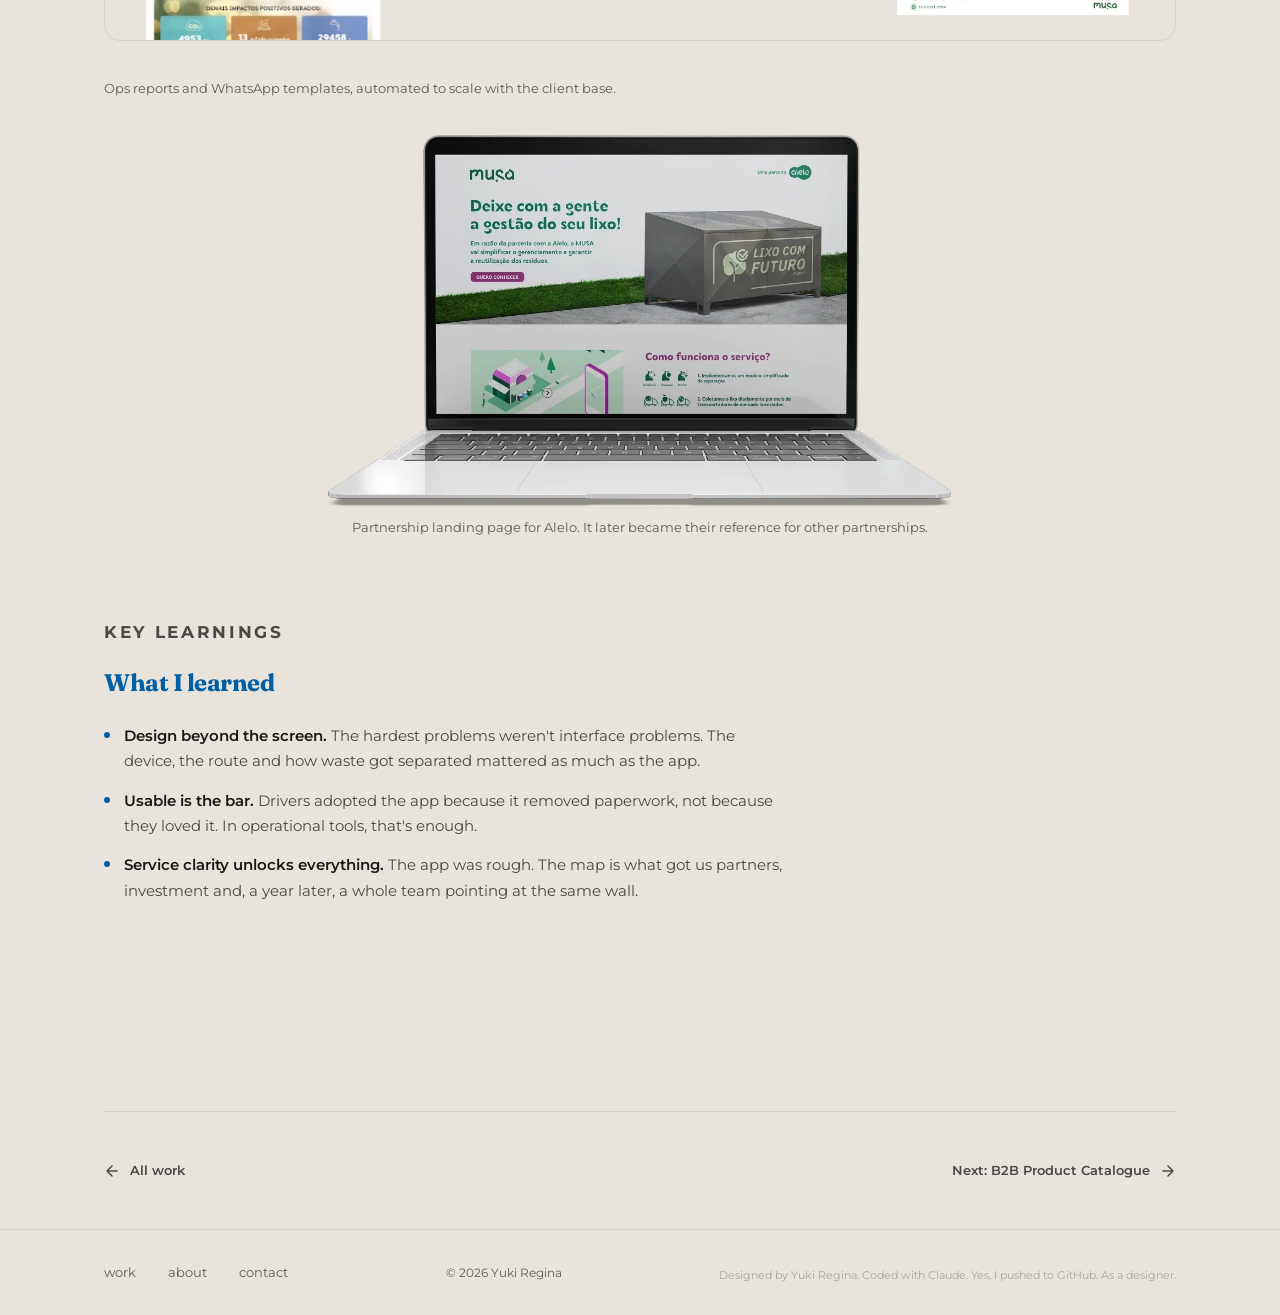
<file: work/musa.html>
<!DOCTYPE html>
<html lang="en">
<head>
  <meta charset="UTF-8">
  <!-- Google tag (gtag.js) -->
  <script async src="https://www.googletagmanager.com/gtag/js?id=G-8YPXFBT22R"></script>
  <script>
    window.dataLayer = window.dataLayer || [];
    function gtag(){dataLayer.push(arguments);}
    gtag('js', new Date());
    gtag('config', 'G-8YPXFBT22R');
  </script>
  <meta name="viewport" content="width=device-width, initial-scale=1.0">
  <meta name="google" content="notranslate">
  <meta http-equiv="Content-Language" content="en">
  <meta name="description" content="Musa | Case study by Yuki Regina. Employee #11 at a waste-management service startup. Before any screen, I designed the map of the service. It went into the seed pitch. The app came after.">
  <title>Musa | Yuki Regina</title>
  <link rel="preconnect" href="https://fonts.googleapis.com">
  <link rel="preconnect" href="https://fonts.gstatic.com" crossorigin>
  <link rel="stylesheet" href="https://fonts.googleapis.com/css2?family=Fraunces:opsz,wght,SOFT,WONK@9..144,400..700,0..100,0..1&family=Montserrat:wght@400;500;600;700&display=swap">
  <link rel="stylesheet" href="../assets/css/main.css">
  <style>
    /* ── Stat row: four items, full width under the hero ────── */
    .case-stat-bar-item { padding: 0 20px; }
    .case-stat-bar-num { font-size: clamp(28px, 3vw, 44px); white-space: nowrap; }

    /* ── Cover: wide journey illustration, fill the card ────── */
    .case-cover-card { padding: 0; background: var(--white); border: 1px solid var(--border); }
    .case-cover-card img { width: 100%; height: 100%; max-height: none; border-radius: 0; object-fit: cover; object-position: center left; }

    /* ── Captions ───────────────────────────────────────────── */
    .musa-cap {
      font-size: 13px !important;
      color: var(--text-muted) !important;
      margin: 8px 0 0 !important;
    }

    /* ── Three problems ─────────────────────────────────────── */
    .musa-3up {
      display: grid;
      grid-template-columns: repeat(3, 1fr);
      gap: 16px;
      margin-top: 28px;
    }
    .musa-3up .case-box h3 { display: flex; gap: 10px; }
    .musa-3up .case-box h3 span { color: var(--indigo); }

    /* ── Lists in running text ──────────────────────────────── */
    .case-learnings { margin: 20px 0 24px; max-width: 680px; }
    .case-learnings strong { color: var(--text); font-weight: 600; }

    /* ── Image sizing ───────────────────────────────────────── */
    .musa-strip { display: flex; }
    .musa-strip .case-screen-item { flex: var(--ar) 1 0; background: var(--white); }

    /* ── Photo rows: equal-height 3/4 tiles ─────────────────── */
    .musa-row {
      display: grid;
      grid-auto-flow: column;
      grid-auto-columns: minmax(0, 1fr);
      gap: 12px;
      margin-top: 36px;
    }
    .musa-row .case-img-block { margin: 0; aspect-ratio: 3 / 4; }
    .musa-row img { width: 100%; height: 100%; object-fit: cover; object-position: center; }

    /* ── Prototype videos ───────────────────────────────────── */
    .musa-videos {
      display: grid;
      grid-template-columns: repeat(2, 260px);
      justify-content: center;
      gap: 24px;
      margin-top: 40px;
    }
    .musa-videos figure { margin: 0; display: grid; grid-row: span 3; grid-template-rows: subgrid; row-gap: 0; }
    .musa-videos .case-s-label { margin-bottom: 10px; align-self: end; }
    .musa-videos .case-img-block { margin: 0; aspect-ratio: 282 / 608; }
    .musa-videos video { width: 100%; height: 100%; display: block; object-fit: cover; }

    /* ── Blueprint + Demo Day ───────────────────────────────── */
    .musa-cap-mobile { display: none; }
    .musa-demo { max-width: 560px; aspect-ratio: 4 / 3; margin-bottom: 0; }
    .musa-demo img { width: 100%; height: 100%; object-fit: cover; object-position: center 35%; }
    .case-img-block a { display: block; cursor: zoom-in; }

    /* ── Alelo laptop mockup: no card, centered ─────────────── */
    .musa-alelo { max-width: 640px; margin: 36px auto 0; }
    .musa-alelo img { width: 100%; display: block; }
    .case-body p.musa-alelo-cap { max-width: 640px; text-align: center; margin-left: auto !important; margin-right: auto !important; }

    @media (max-width: 900px) {
      .musa-3up { grid-template-columns: 1fr; }
    }
    @media (max-width: 768px) {
      .case-stat-bar-item { padding: 0 0 32px; }
      .case-stat-bar-item:last-child { padding-bottom: 0; }
      .musa-strip { flex-wrap: wrap; }
      .musa-strip .case-screen-item { flex: 1 1 calc(50% - 8px); }
      .musa-strip img { aspect-ratio: 1; object-fit: cover; }
      .musa-row {
        display: flex;
        overflow-x: auto;
        scroll-snap-type: x mandatory;
        -webkit-overflow-scrolling: touch;
      }
      .musa-row .case-img-block { flex: 0 0 70%; scroll-snap-align: start; }
      .musa-videos { grid-template-columns: repeat(2, 45%); gap: 16px; }
      .musa-blueprint { overflow-x: auto; -webkit-overflow-scrolling: touch; }
      .musa-blueprint a { width: max-content; }
      .musa-blueprint img { width: auto; max-width: none; height: 260px; }
      .musa-cap-desktop { display: none; }
      .musa-cap-mobile { display: inline; }
      .musa-demo { max-width: none; }
    }
  </style>
  <link rel="icon" type="image/x-icon" href="../favicon.ico">
  <link rel="icon" type="image/png" sizes="32x32" href="../assets/images/favicon-32.png">
  <link rel="apple-touch-icon" sizes="180x180" href="../assets/images/favicon-180.png">
</head>
<body>

  <nav class="nav">
    <div class="scroll-progress"></div>
    <div class="container">
      <div class="nav-inner">
        <a href="../index.html" class="nav-logo">
          Yuki Regina
          <img class="nav-logo-mark" src="../assets/images/logo-mark.svg" alt="" aria-hidden="true">
        </a>
        <div class="nav-links">
          <a href="../index.html#work"    class="nav-link">work</a>
          <a href="../index.html#about"   class="nav-link">about</a>
          <a href="../index.html#contact" class="nav-link">contact</a>
          <a href="/Yuki_Regina_Nakamura_CV.pdf" download class="nav-link">CV</a>
        </div>
      </div>
    </div>
  </nav>

  <!-- ── Hero ──────────────────────────────────────────────── -->
  <div class="case-hero">
    <div class="container">
      <div class="case-hero-grid">
        <div>
          <div class="case-meta reveal">
            <div class="case-meta-item">
              <p class="case-meta-lbl">Year</p>
              <p class="case-meta-val">2020–2021</p>
            </div>
            <div class="case-meta-item">
              <p class="case-meta-lbl">Role</p>
              <p class="case-meta-val">Service Design · Product Design</p>
            </div>
          </div>
          <h1 class="case-title reveal">Musa: the map before the app</h1>
          <p class="case-lead reveal">
            Joined as employee #11. The Transporter App MVP shipped in 3 months, built by an external studio on my flows and usability tests. The service journey I designed supported the seed round, closed in under 12 months. Within 18 months, the operation reached 400+ clients, 3,000+ tons of waste collected and reused, 5+ transporter partners and 20+ drivers.
          </p>
        </div>
        <div class="case-cover-card reveal delay-2">
          <img src="../assets/images/musa/musa-journey.webp" alt="Musa service journey: an illustrated road connecting Generator, Transporter and Recycler, stage by stage, with the value each actor gets" width="1920" height="1080">
        </div>
      </div>
      <div class="case-stat-bar reveal" style="padding:32px 0;margin:0;">
        <div class="case-stat-bar-item">
          <p class="case-stat-bar-num">3 months</p>
          <p class="case-stat-bar-lbl">to ship the MVP</p>
        </div>
        <div class="case-stat-bar-item">
          <p class="case-stat-bar-num">&lt;12 months</p>
          <p class="case-stat-bar-lbl">to the seed round</p>
        </div>
        <div class="case-stat-bar-item">
          <p class="case-stat-bar-num">400+</p>
          <p class="case-stat-bar-lbl">clients in 18 months</p>
        </div>
        <div class="case-stat-bar-item">
          <p class="case-stat-bar-num">3,000+ tons</p>
          <p class="case-stat-bar-lbl">of waste collected and reused</p>
        </div>
      </div>
    </div>
  </div>

  <div class="case-body">
    <div class="container">

      <div class="case-section reveal">
        <p class="case-s-label">Context</p>
        <h2 class="case-s-title">Everything was still TBD</h2>
        <p>Musa wanted a world without waste, where materials are recovered and reused instead of sent to landfill. When I joined, there was a mission and no product scope. Three actors had to work as one system:</p>
        <div class="case-learnings">
          <ul>
            <li><span><strong>Generators:</strong> businesses producing waste</span></li>
            <li><span><strong>Transporters:</strong> drivers and fleet partners collecting it</span></li>
            <li><span><strong>Recyclers:</strong> facilities processing and reusing materials</span></li>
          </ul>
        </div>
        <p>My role covered UX and service design, visual design, and product coordination between an external brand agency and a development studio.</p>
      </div>

      <div class="case-section reveal">
        <p class="case-s-label">The Problem</p>
        <h2 class="case-s-title">Three problems</h2>
        <div class="musa-3up">
          <div class="case-box">
            <h3><span>1</span>No shared mental model.</h3>
            <p>Everyone had a different answer to "how does it work?" That made it hard to pitch partners, sell to clients or prioritize anything.</p>
          </div>
          <div class="case-box">
            <h3><span>2</span>The transporter side was fragile.</h3>
            <p>Drivers work under time, routes, paperwork, connectivity and safety constraints. Collection is where digital meets physical. If it failed, the whole service failed.</p>
          </div>
          <div class="case-box">
            <h3><span>3</span>Urgency to prove traction.</h3>
            <p>We had to go from discovery to something shippable fast enough to unlock investment.</p>
          </div>
        </div>
      </div>

      <div class="case-section reveal">
        <p class="case-s-label">Act 1</p>
        <h2 class="case-s-title">The journey</h2>
        <p>Discovery started on whiteboards: team workshops, actor and value mapping, and interviews with drivers, generators and recyclers.</p>
        <div class="case-screens musa-strip">
          <div class="case-screen-item" style="--ar:1.263;">
            <img src="../assets/images/musa/musa-discovery-1.webp" alt="Whiteboard planning grid with sticky notes on service stages: lead and diagnosis, online waste manifest, collection schedule and alerts, training videos, payments and reports" loading="lazy" width="1744" height="1381">
          </div>
          <div class="case-screen-item" style="--ar:0.750;">
            <img src="../assets/images/musa/musa-discovery-2.webp" alt="Flip chart mapping product ideas with sticky-note votes: smart forecast, online sign-up and proposal, collection schedule and confirmation, waste quality information, impact report" loading="lazy" width="1004" height="1338">
          </div>
          <div class="case-screen-item" style="--ar:0.750;">
            <img src="../assets/images/musa/musa-discovery-3.webp" alt="Pencil notes from a driver interview: routes per month, bag counts, and a first sketch of a collection screen with plus and minus buttons" loading="lazy" width="1009" height="1345">
          </div>
          <div class="case-screen-item" style="--ar:1.332;">
            <img src="../assets/images/musa/musa-discovery-4.webp" alt="Hand-drawn system sketch: route definition, transport, proof of delivery and GPS, with notes on the driver experience" loading="lazy" width="1435" height="1077">
          </div>
        </div>
        <p>From that, I designed the service journey: how technology connects Generator → Transporter → Recycler, stage by stage. It became the shared language of the company. We used it to align the team, to explain the service to partners and clients, and in conversations with investors.</p>
        <div class="case-img-block">
          <img src="../assets/images/musa/musa-journey.webp" alt="Musa product journey: Generator, Transporter and Recycler lanes connected stage by stage, from diagnosis and proposal through collection, weighing, quality control, reporting and payment" loading="lazy" width="1920" height="1080">
        </div>
        <div class="case-img-block">
          <img src="../assets/images/musa/musa-journey-detail.webp" alt="The service journey grouped into four phases: diagnostic and proposal, collection and destination, quality control and weighing, report and billing. The collection phase is highlighted" loading="lazy" width="1195" height="932">
        </div>
      </div>

      <div class="case-section reveal">
        <p class="case-s-label">Act 1 · Build</p>
        <h2 class="case-s-title">Building for the field</h2>
        <p>With the journey defined, I designed the core flows for the Transporter App and tested them with drivers before development.</p>
        <p>The prototypes were brand-neutral on purpose. The rebrand was underway, and the test was about the flow, not the look.</p>
        <div class="case-img-block">
          <img src="../assets/images/musa/musa-wireframes-1.webp" alt="Early wireframes of the Transporter App: route list to confirm, driver and vehicle assignment with a calendar, a monthly route summary, and a stop-by-stop route with bag counts" loading="lazy" width="2000" height="1147">
        </div>
        <div class="musa-row">
          <div class="case-img-block">
            <img src="../assets/images/musa/musa-test-1.webp" alt="Usability test: a participant runs the prototype on a phone at a table, filmed by a camera on a tripod" loading="lazy" width="720" height="1280">
          </div>
          <div class="case-img-block">
            <img src="../assets/images/musa/musa-test-2.webp" alt="Usability test: a participant taps through the prototype on a phone while a researcher films the session" loading="lazy" width="720" height="1280">
          </div>
          <div class="case-img-block">
            <img src="../assets/images/musa/musa-test-3.webp" alt="Usability test: a researcher films a participant at a desk as he goes through the prototype" loading="lazy" width="960" height="1280">
          </div>
        </div>
        <p class="musa-cap">Usability tests with the prototype, before development. Every session recorded.</p>

        <div class="musa-videos">
          <figure>
            <p class="case-s-label">Prototype v1</p>
            <div class="case-img-block">
              <video src="../assets/images/musa/musa-prototype-v1.mp4" poster="../assets/images/musa/musa-prototype-v1.jpg" autoplay muted loop playsinline preload="metadata" aria-label="Prototype v1 screen recording: today's route with one bag count per stop, then turn-by-turn directions"></video>
            </div>
            <p class="musa-cap">One bag count per stop, turn-by-turn directions.</p>
          </figure>
          <figure>
            <p class="case-s-label">After the field test</p>
            <div class="case-img-block">
              <video src="../assets/images/musa/musa-prototype-v2.mp4" poster="../assets/images/musa/musa-prototype-v2.jpg" autoplay muted loop playsinline preload="metadata" aria-label="Revised prototype screen recording: bag counts per waste type at each stop, a photo of the pickup spot, weight at the destination and a chat with the route team"></video>
            </div>
            <p class="musa-cap">A counter per waste type, a photo of the pickup spot, weight at the destination, and a direct chat with the route team.</p>
          </figure>
        </div>

        <p style="margin-top:40px;">What I designed for:</p>
        <div class="case-learnings">
          <ul>
            <li><span><strong>Linear, step-by-step collection.</strong> One stop, one task, under time pressure.</span></li>
            <li><span><strong>Minimal typing.</strong> Pre-filled data, photos instead of text, and a direct channel to the route team for edge cases.</span></li>
          </ul>
        </div>
        <p>The final UI was built by an external studio on top of these flows.</p>

        <p style="margin-top:40px;"><strong>What the field taught us after launch.</strong> With the app live, we saw that many drivers' phones couldn't run it reliably. The company moved to company-provided tablets. It wasn't my call, but the reasons were UX ones: reliable hardware, and a bigger screen for waste categorization and route viewing.</p>
        <p>Then a tablet was stolen. Hardware decisions are UX decisions in field operations.</p>
        <div class="musa-row">
          <div class="case-img-block">
            <img src="../assets/images/musa/musa-road-1.webp" alt="A driver in his truck cab holding up the app on his own phone" loading="lazy" width="720" height="1280">
          </div>
          <div class="case-img-block">
            <img src="../assets/images/musa/musa-road-2.webp" alt="The app on a phone mounted on the windshield, on the highway" loading="lazy" width="720" height="1280">
          </div>
          <div class="case-img-block">
            <img src="../assets/images/musa/musa-field.webp" alt="Selfie on a collection route: Yuki in a Musa cap and face mask with two collection workers in green uniforms, next to the truck" loading="lazy" width="1200" height="900">
          </div>
          <div class="case-img-block">
            <img src="../assets/images/musa/musa-warehouse.webp" alt="Yuki crouching to apply a label to a waste bin at the warehouse, among stacked bins and bags" loading="lazy" width="1280" height="720">
          </div>
        </div>
        <p class="musa-cap">The app on the road, still on drivers' own phones. Me in the field with the collection team, and applying bin labels at the warehouse.</p>
      </div>

      <div class="case-section reveal">
        <p class="case-s-label">Act 2</p>
        <h2 class="case-s-title">From pitch to operating map</h2>
        <p>A year later, with a team of 20+, I evolved the journey into a service blueprint crossing every stage of the service with our product domains: weight, traceability, segregation, processing and sale of raw material. We presented it at our internal Demo Day to decide, together, where to focus the product effort next.</p>
        <div class="case-img-block musa-blueprint">
          <a href="../assets/images/musa/musa-blueprint-full.webp" target="_blank" rel="noopener">
            <img src="../assets/images/musa/musa-blueprint.webp" alt="Service blueprint: service stages from sales, onboarding and collection to destination, sale, supply and finance, crossed with five product domains: weight, traceability, segregation, processing and sale of raw material" loading="lazy" width="2000" height="320">
          </a>
        </div>
        <p class="musa-cap"><span class="musa-cap-desktop">Click to open full size.</span><span class="musa-cap-mobile">Swipe to explore. Tap to open full size.</span></p>
        <div class="case-img-block musa-demo" style="margin-top:36px;">
          <img src="../assets/images/musa/musa-demoday-photo.webp" alt="Demo Day: the product manager presents the printed service blueprint, taped across a long wall, to the team" loading="lazy" width="2000" height="1500">
        </div>
        <p class="musa-cap">Demo Day: our PM walking the team through the blueprint I designed.</p>
      </div>

      <div class="case-section reveal">
        <p class="case-s-label">Beyond</p>
        <h2 class="case-s-title">Beyond the driver app</h2>
        <div class="case-img-block">
          <img src="../assets/images/musa/musa-icons.webp" alt="Icon set in the new brand's green: waste types, bags, collection, alerts, payments, environmental impact and feedback, next to the web platform's login screen" loading="lazy" width="2000" height="1125">
        </div>
        <p class="musa-cap">Operational icon set for waste categories and field actions.</p>
        <div class="case-img-block" style="margin-top:36px;">
          <img src="../assets/images/musa/musa-ops-reports.webp" alt="Before and after of client communication: an older operational report and collection-day message, then the redesigned WhatsApp collection schedule and monthly operational report with recycling rates and impact" loading="lazy" width="2000" height="1125">
        </div>
        <p class="musa-cap">Ops reports and WhatsApp templates, automated to scale with the client base.</p>
        <div class="musa-alelo">
          <img src="../assets/images/musa/musa-alelo-lp.webp" alt="Laptop showing the landing page for the Musa and Alelo partnership: the headline 'Leave your waste management to us', a branded waste container, and how the service works" loading="lazy" width="1164" height="677">
        </div>
        <p class="musa-cap musa-alelo-cap">Partnership landing page for Alelo. It later became their reference for other partnerships.</p>
      </div>

      <div class="case-section reveal">
        <p class="case-s-label">Key Learnings</p>
        <h2 class="case-s-title">What I learned</h2>
        <div class="case-learnings">
          <ul>
            <li><span><strong>Design beyond the screen.</strong> The hardest problems weren't interface problems. The device, the route and how waste got separated mattered as much as the app.</span></li>
            <li><span><strong>Usable is the bar.</strong> Drivers adopted the app because it removed paperwork, not because they loved it. In operational tools, that's enough.</span></li>
            <li><span><strong>Service clarity unlocks everything.</strong> The app was rough. The map is what got us partners, investment and, a year later, a whole team pointing at the same wall.</span></li>
          </ul>
        </div>
      </div>

    </div>
  </div>

  <!-- Case footer nav -->
  <div class="container">
    <div class="case-footer-nav">
      <a href="../index.html#work" class="case-nav-link">
        <svg width="16" height="16" viewBox="0 0 16 16" fill="none" aria-hidden="true" style="transform:rotate(180deg)">
          <path d="M3 8h10M8 3l5 5-5 5" stroke="currentColor" stroke-width="1.5" stroke-linecap="round" stroke-linejoin="round"/>
        </svg>
        All work
      </a>
      <a href="b2b-catalogue.html" class="case-nav-link">
        Next: B2B Product Catalogue
        <svg width="16" height="16" viewBox="0 0 16 16" fill="none" aria-hidden="true">
          <path d="M3 8h10M8 3l5 5-5 5" stroke="currentColor" stroke-width="1.5" stroke-linecap="round" stroke-linejoin="round"/>
        </svg>
      </a>
    </div>
  </div>

  <footer>
    <div class="container">
      <div class="footer-inner">
        <div class="footer-links">
          <a href="../index.html#work"    class="footer-link">work</a>
          <a href="../index.html#about"   class="footer-link">about</a>
          <a href="../index.html#contact" class="footer-link">contact</a>
        </div>
        <p class="footer-copy">© 2026 Yuki Regina</p>
        <p class="footer-copy" style="margin-top:6px;font-size:11px;opacity:.45;">Designed by Yuki Regina. Coded with Claude. Yes, I pushed to GitHub. As a designer.</p>
      </div>
    </div>
  </footer>

  <script src="../assets/js/main.js"></script>
  <script>
    if (window.matchMedia('(prefers-reduced-motion: reduce)').matches) {
      document.querySelectorAll('.musa-videos video').forEach(v => {
        v.removeAttribute('autoplay');
        v.pause();
        v.controls = true;
      });
    }
  </script>
</body>
</html>
</file>
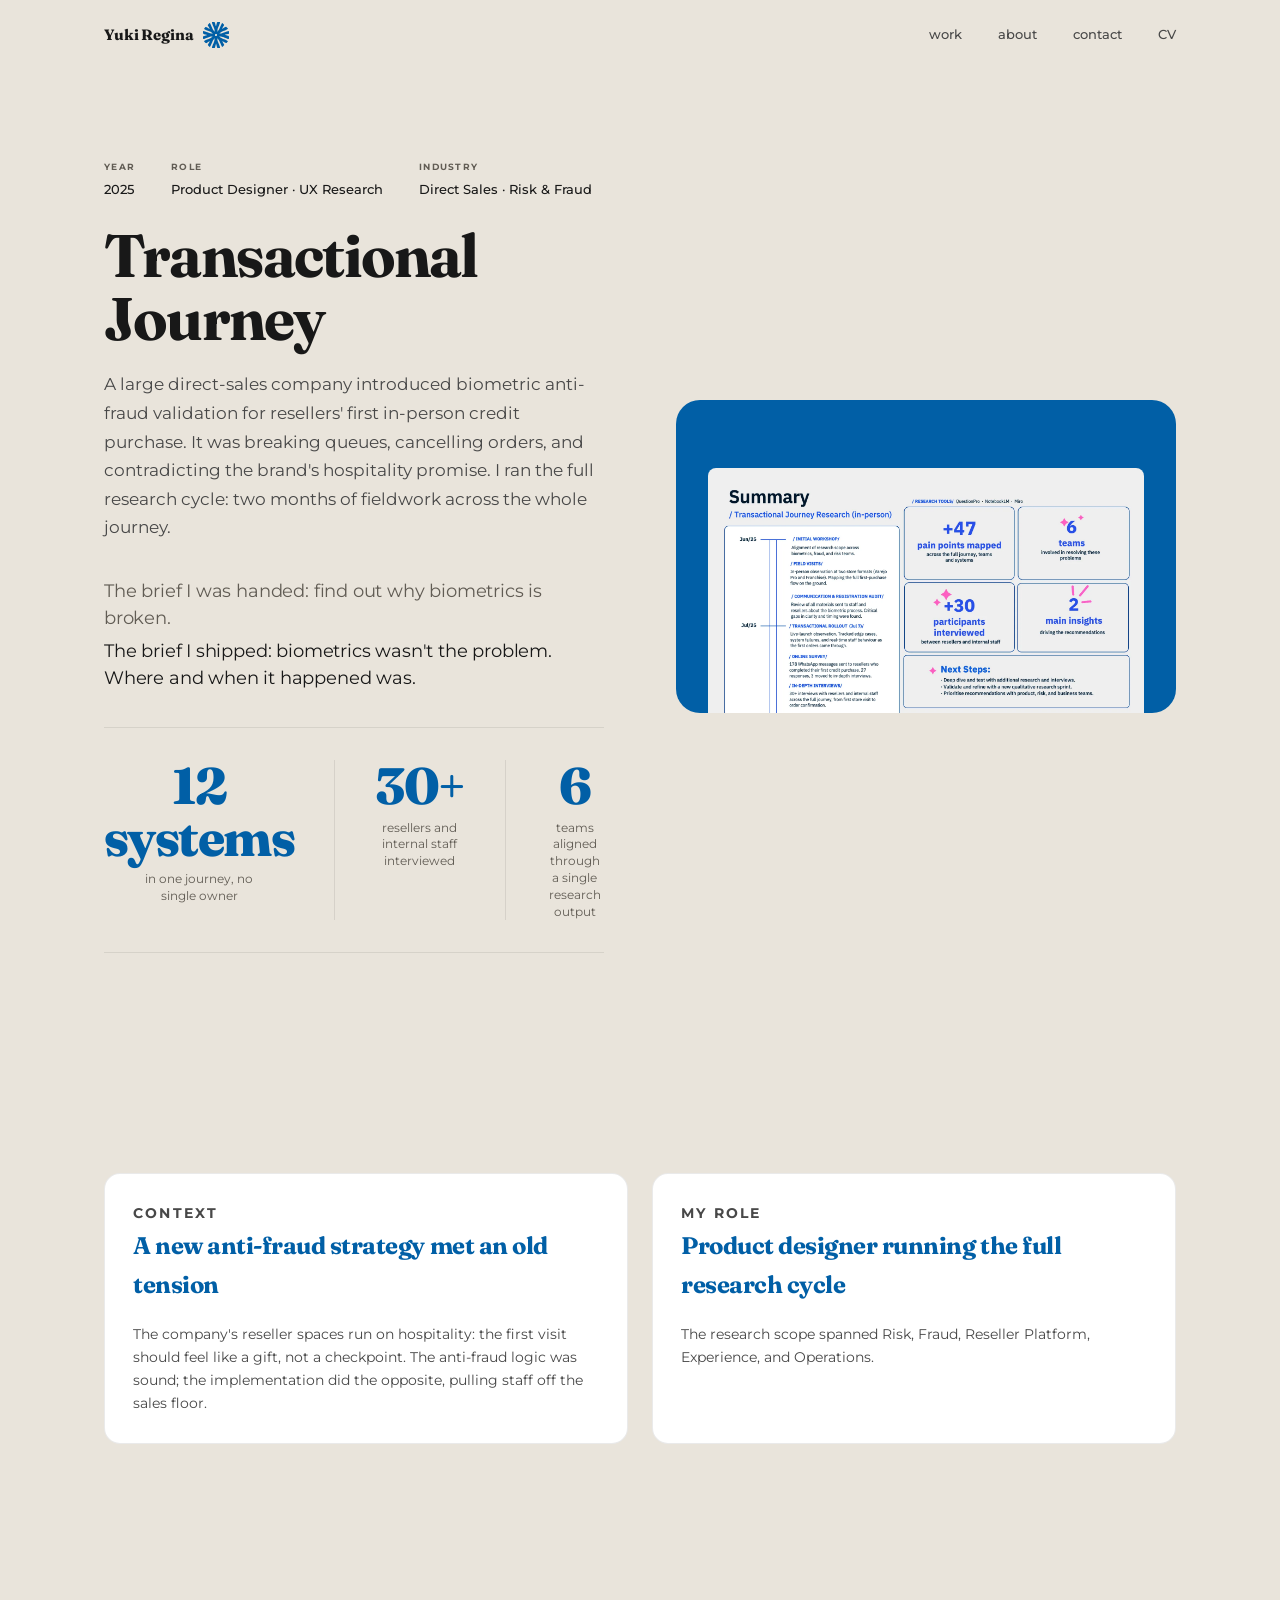
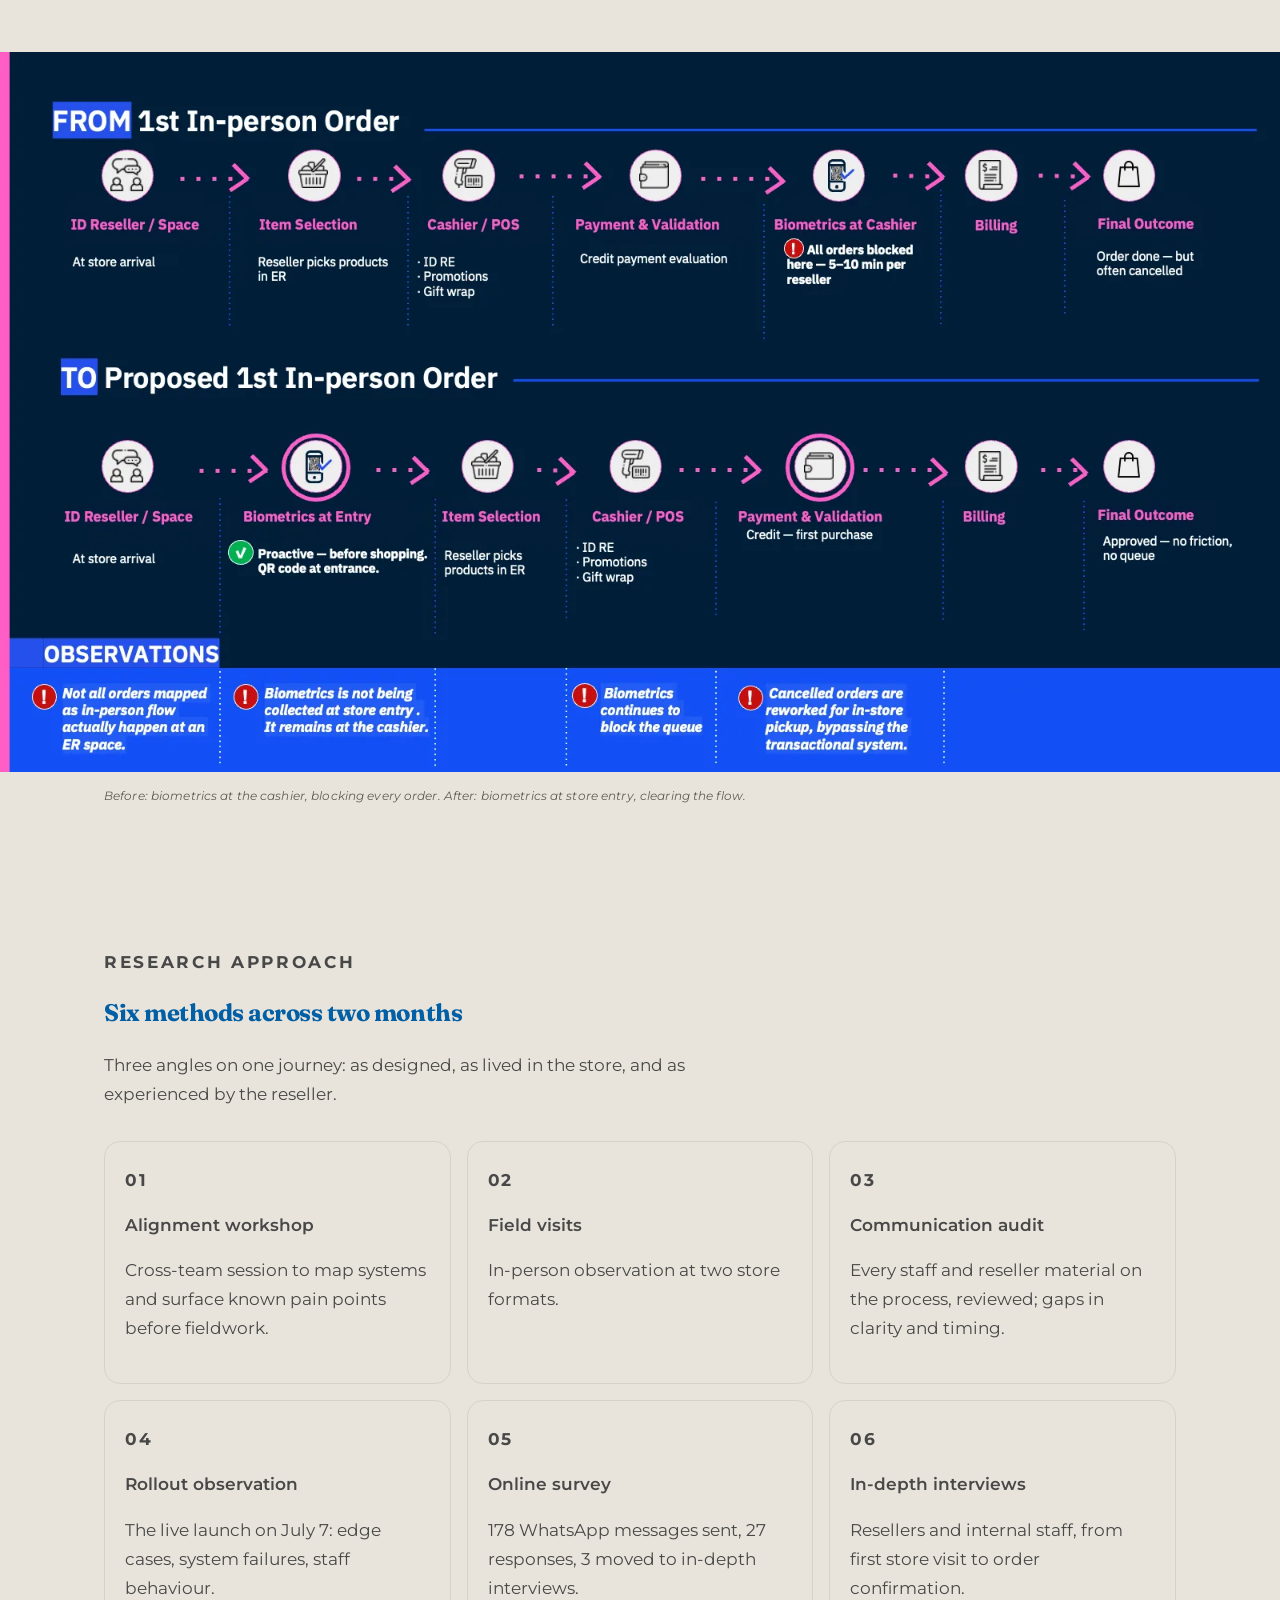
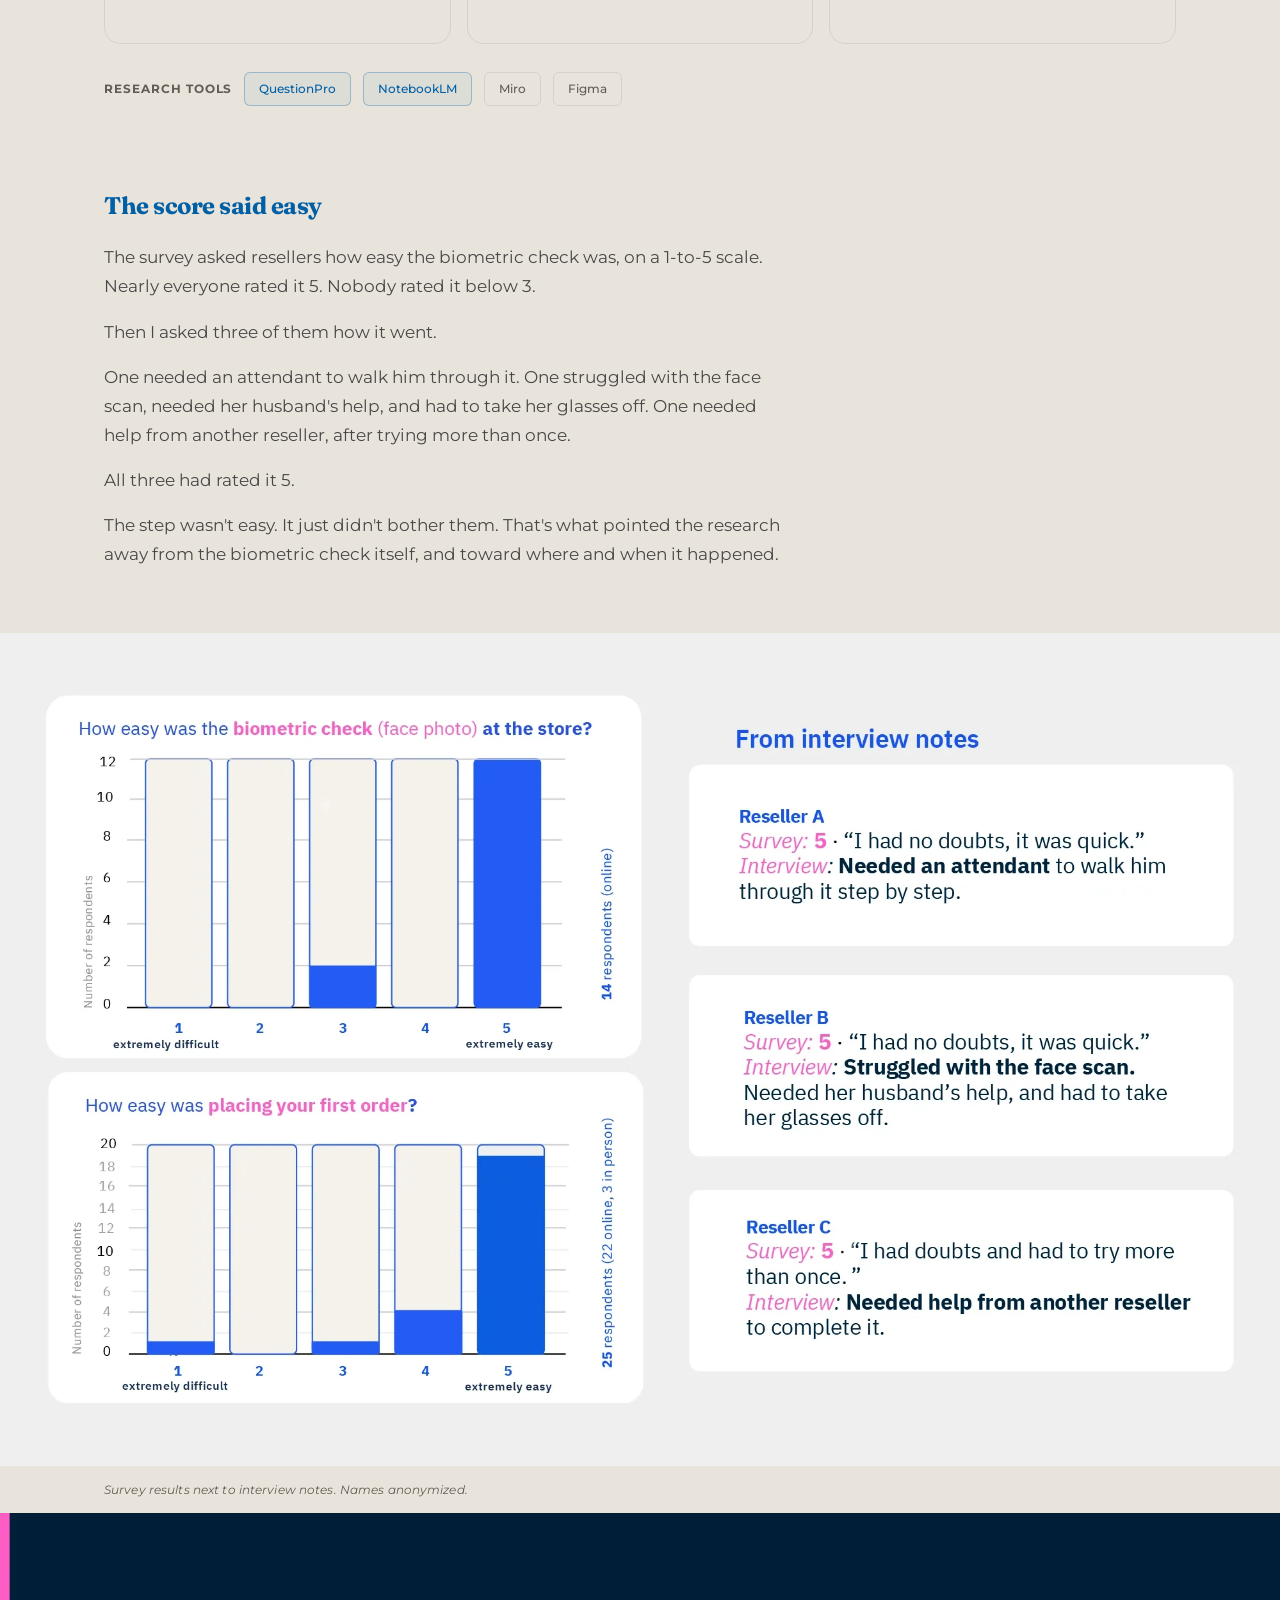
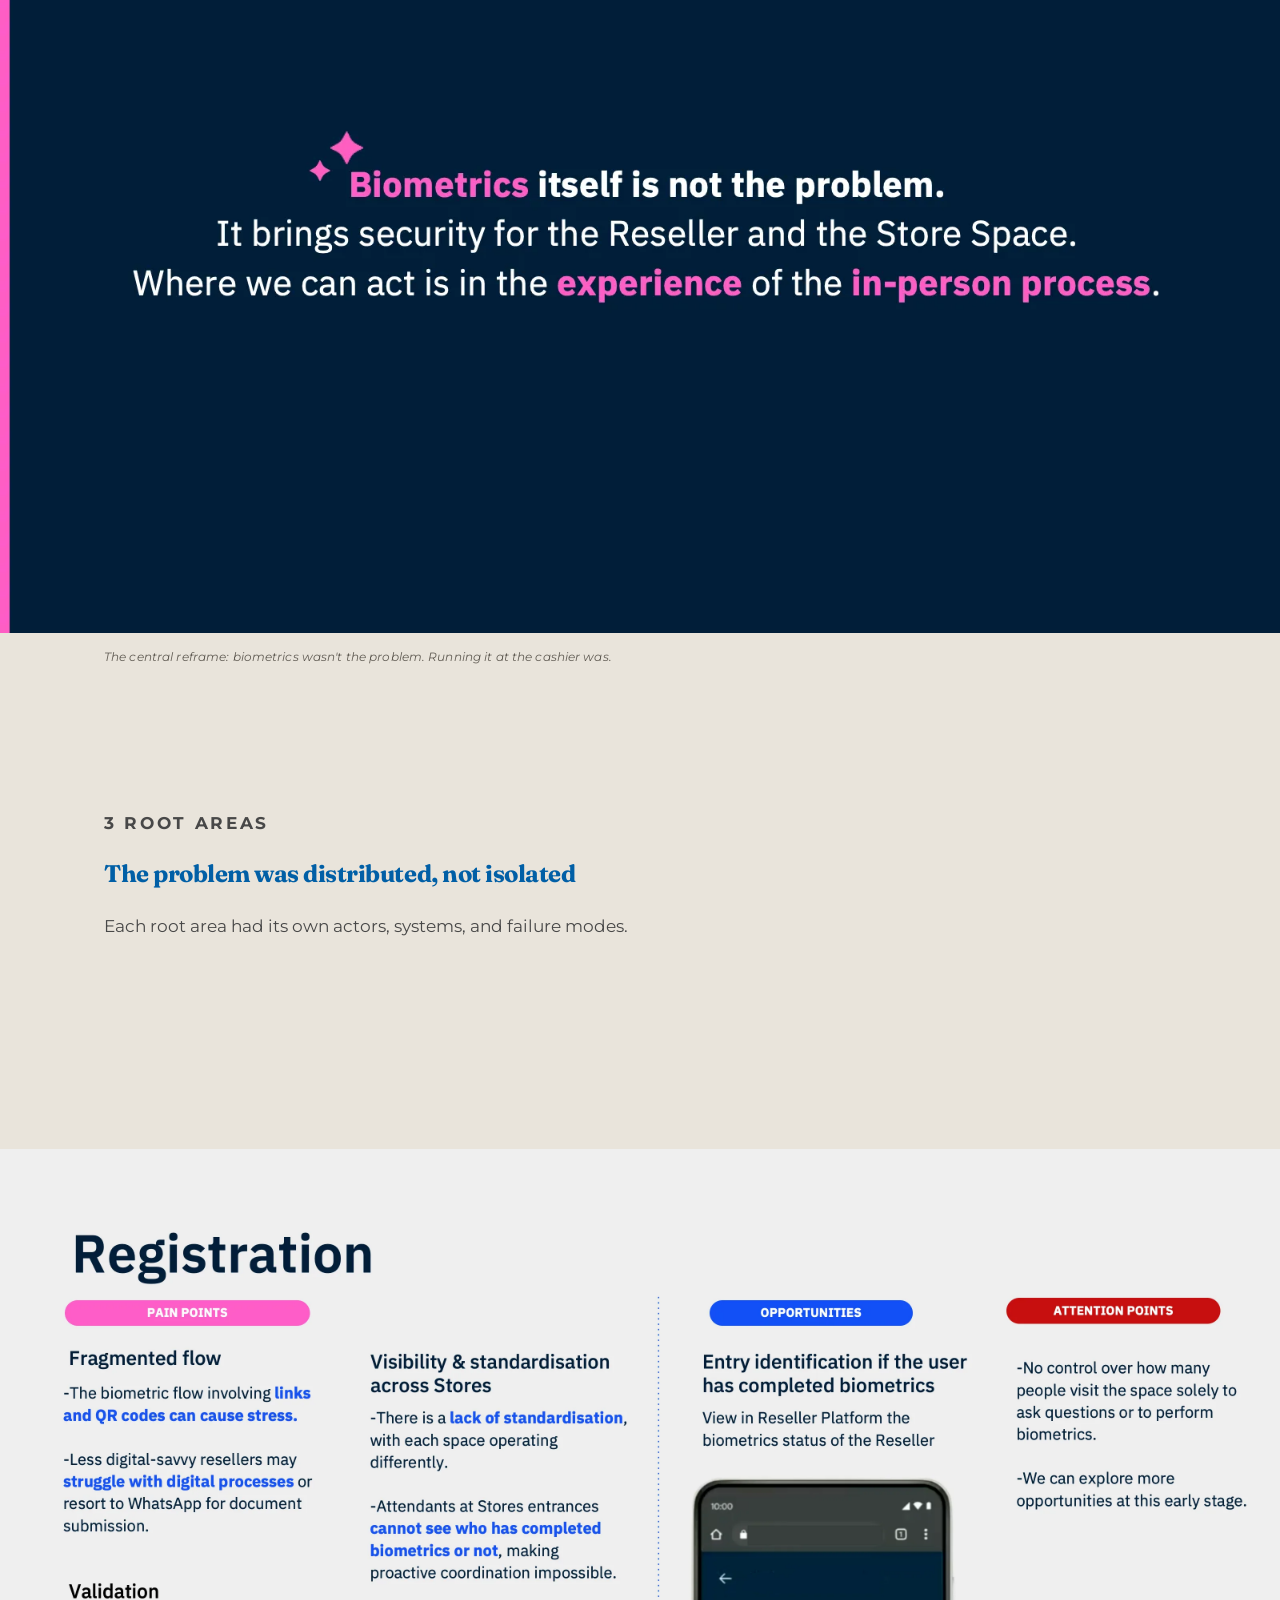
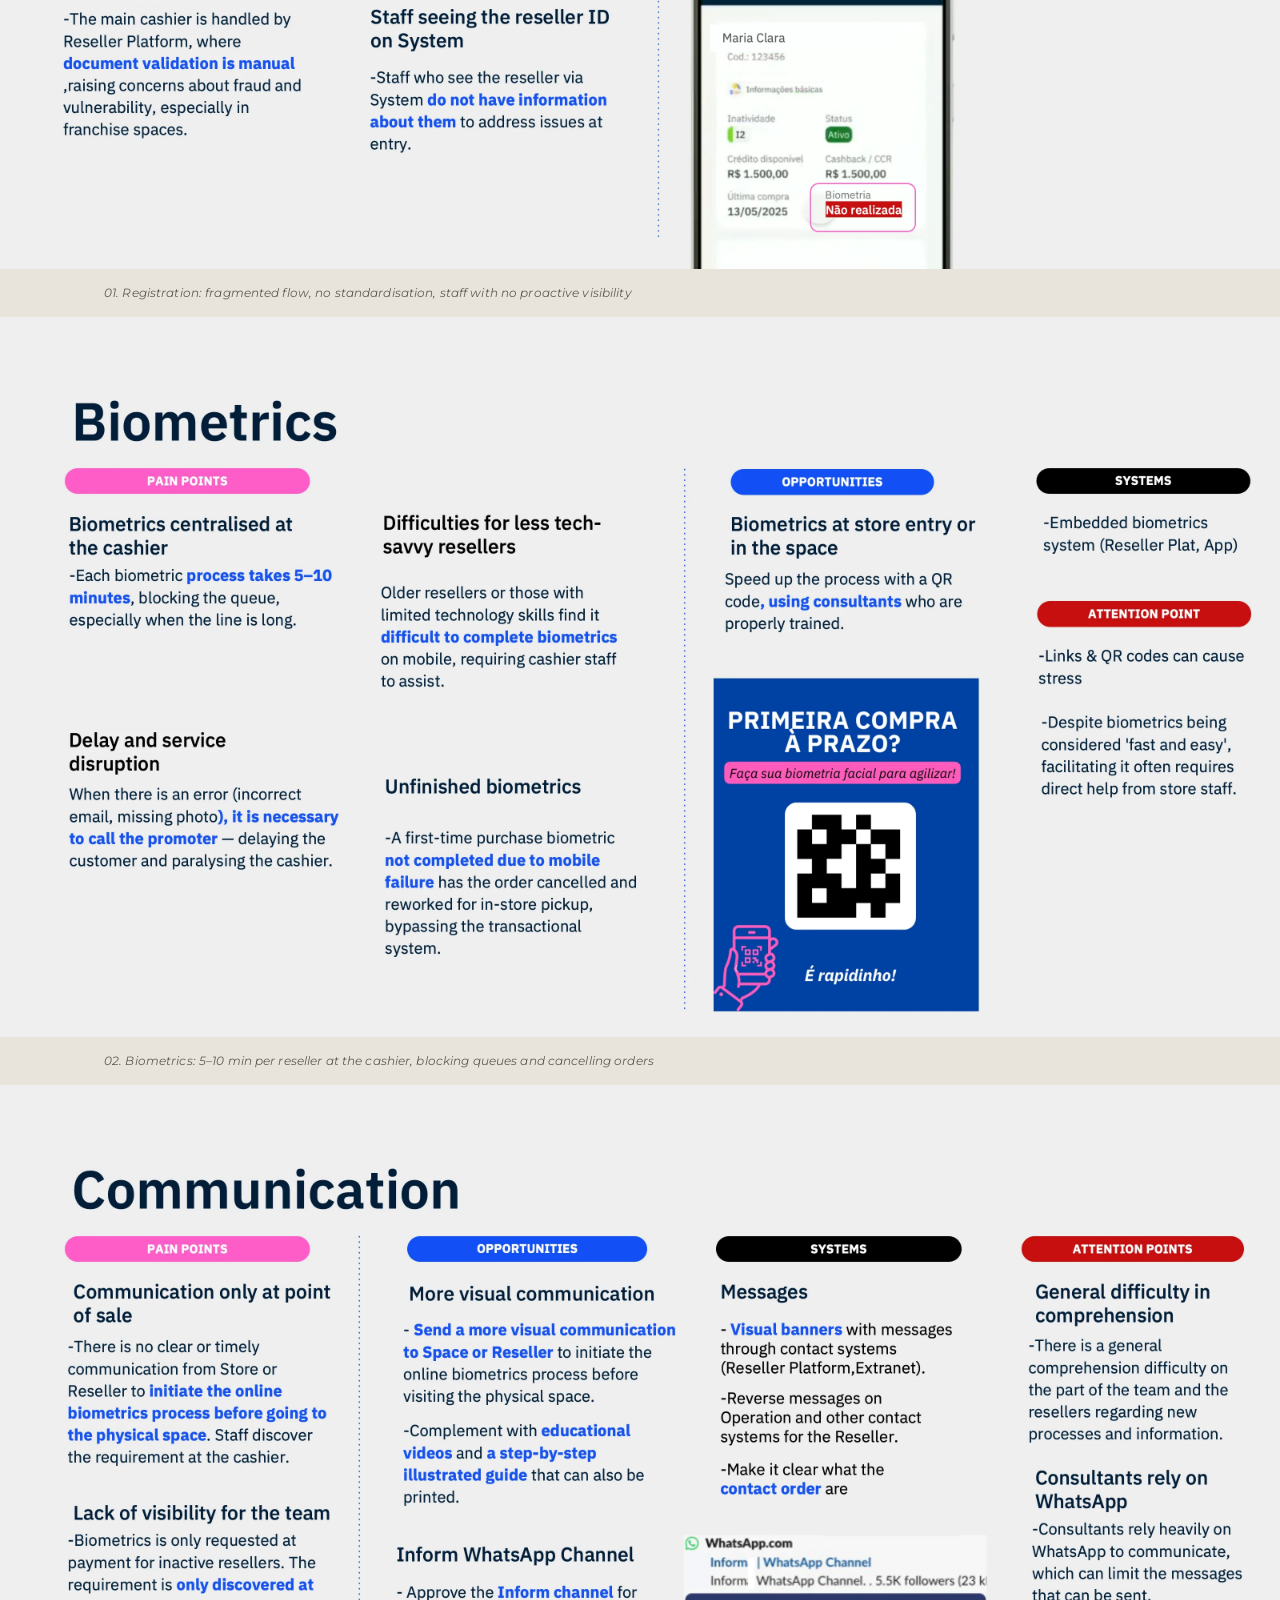
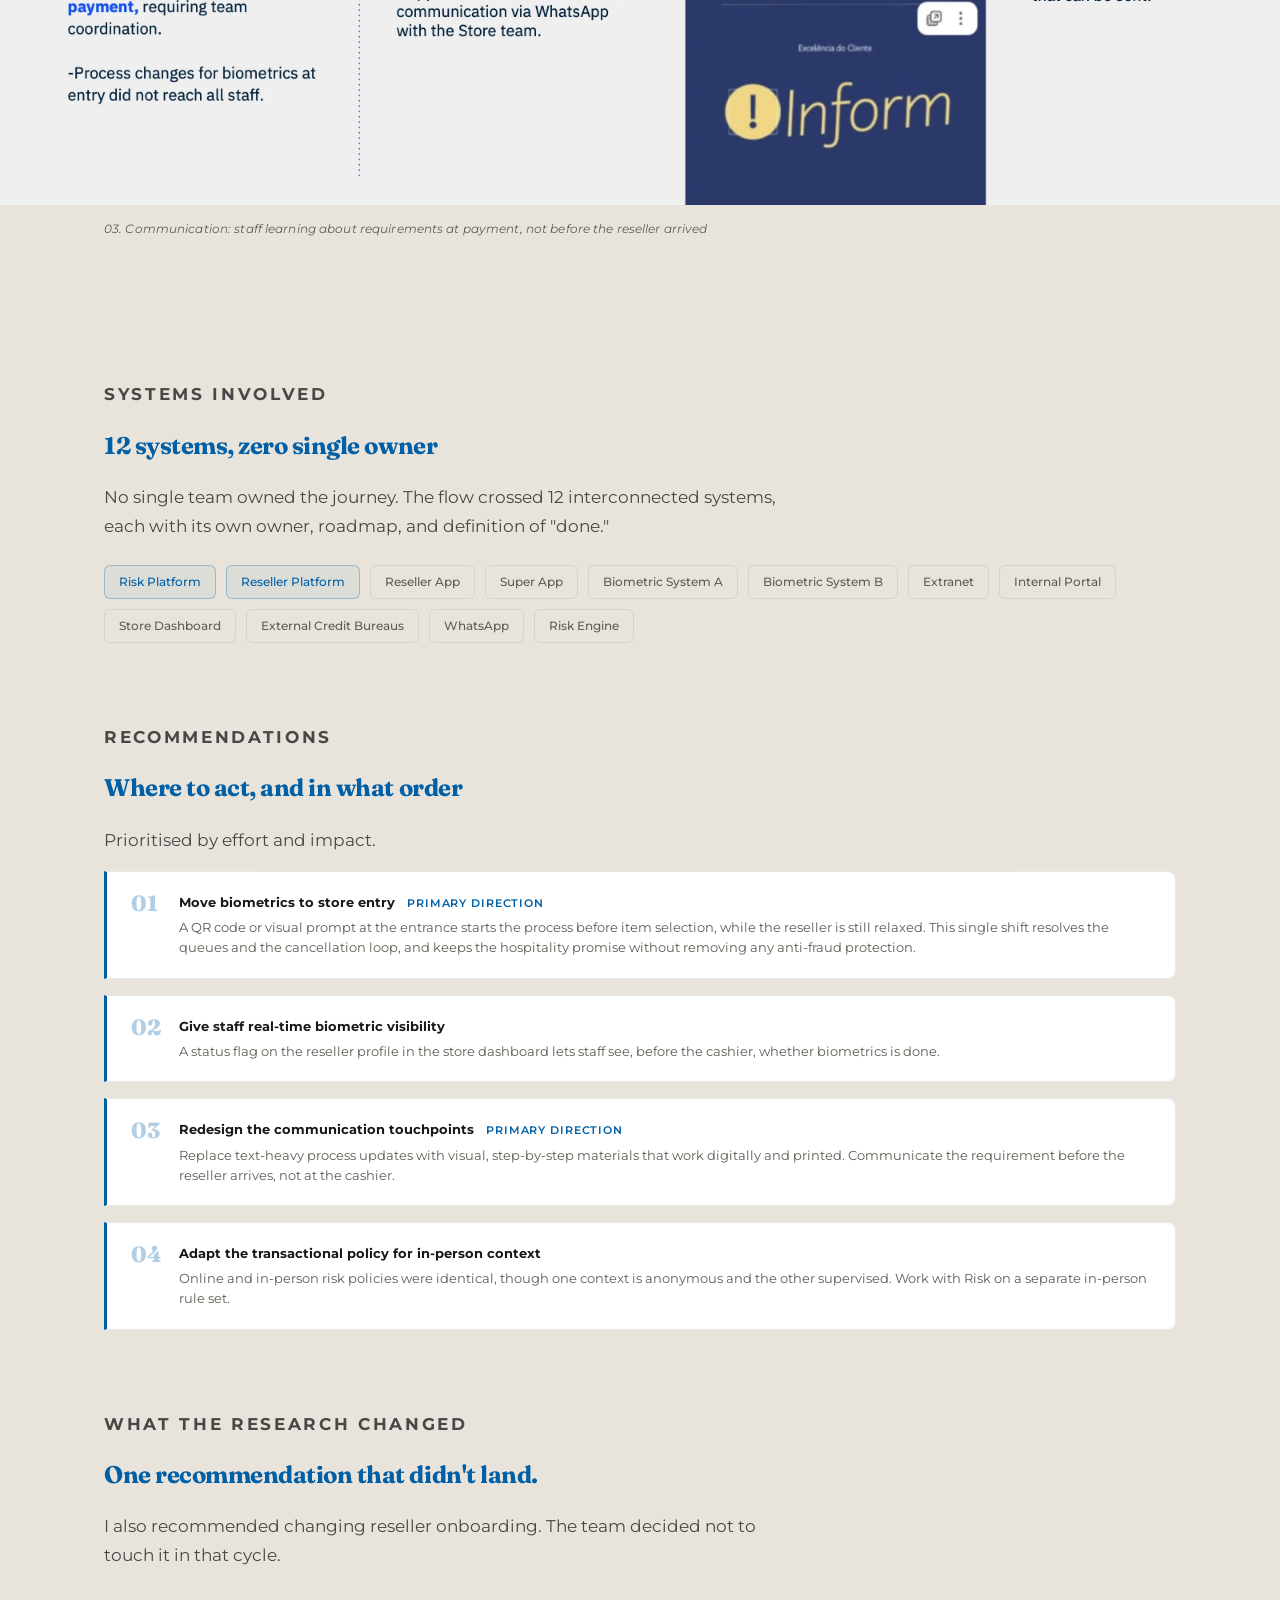
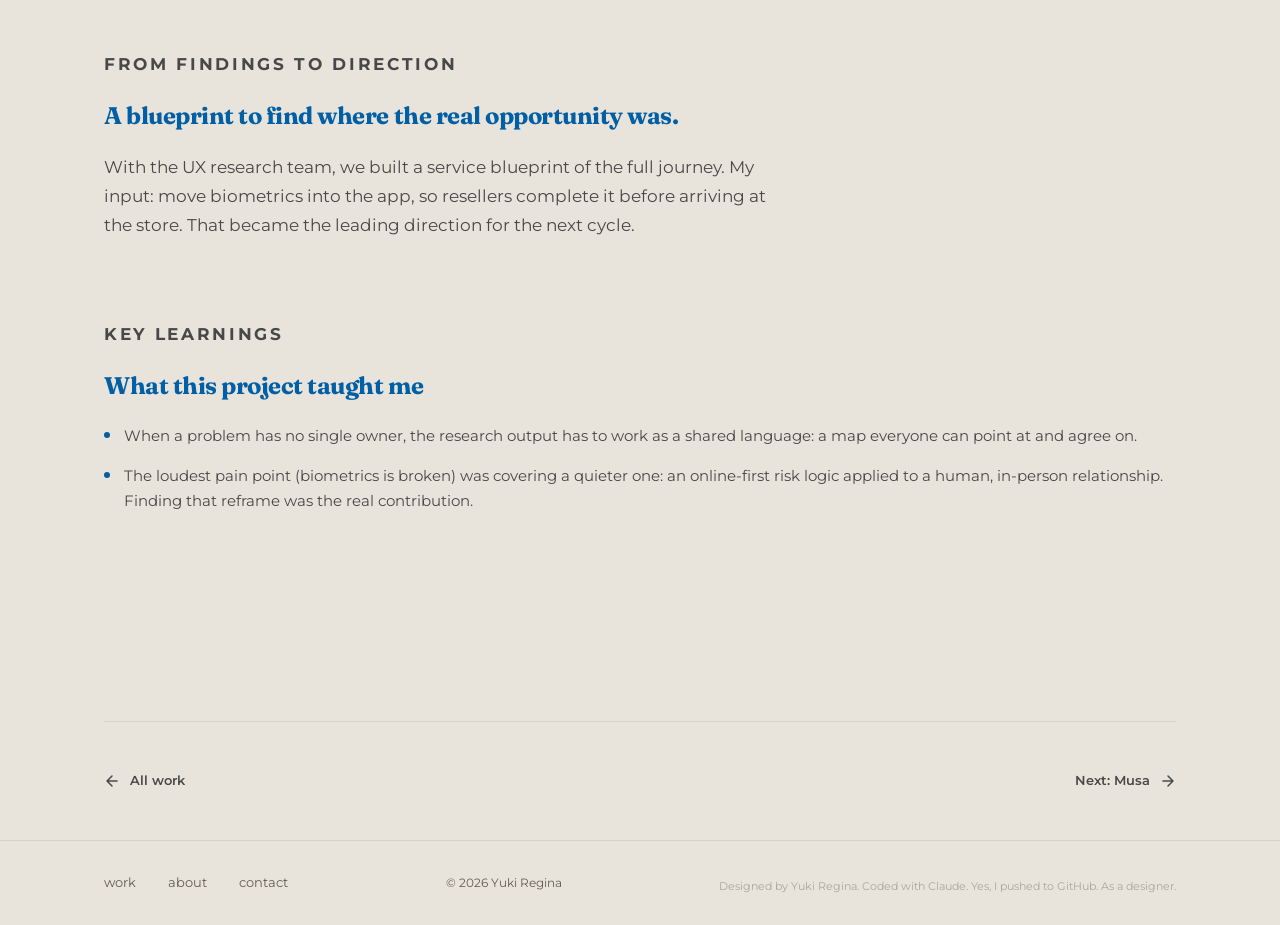
<file: work/risk-platform.html>
<!DOCTYPE html>
<html lang="en">
<head>
  <meta charset="UTF-8">
  <!-- Google tag (gtag.js) -->
  <script async src="https://www.googletagmanager.com/gtag/js?id=G-8YPXFBT22R"></script>
  <script>
    window.dataLayer = window.dataLayer || [];
    function gtag(){dataLayer.push(arguments);}
    gtag('js', new Date());
    gtag('config', 'G-8YPXFBT22R');
  </script>
  <meta name="viewport" content="width=device-width, initial-scale=1.0">
  <meta name="google" content="notranslate">
  <meta http-equiv="Content-Language" content="en">
  <meta name="description" content="Transactional Journey | UX Research case study by Yuki Regina. End-to-end research across 6 teams and 12 systems for an anti-fraud biometric journey in direct sales.">
  <title>Transactional Journey | Yuki Regina</title>
  <link rel="preconnect" href="https://fonts.googleapis.com">
  <link rel="preconnect" href="https://fonts.gstatic.com" crossorigin>
  <link rel="stylesheet" href="https://fonts.googleapis.com/css2?family=Fraunces:opsz,wght,SOFT,WONK@9..144,400..700,0..100,0..1&family=Montserrat:wght@400;500;600;700&display=swap">
  <link rel="stylesheet" href="../assets/css/main.css">
  <style>
    /* ── NDA badge ───────────────────────────────────────────── */
    .nda-badge {
      display: inline-flex;
      align-items: center;
      gap: 7px;
      font-size: 11px;
      font-weight: 600;
      letter-spacing: 0.08em;
      text-transform: uppercase;
      color: var(--text-muted);
      border: 1px solid var(--border);
      border-radius: 20px;
      padding: 5px 14px;
      margin-bottom: 28px;
    }
    .nda-badge::before {
      content: '';
      width: 6px; height: 6px;
      border-radius: 50%;
      background: var(--text-muted);
      flex-shrink: 0;
    }

    /* ── Method grid ─────────────────────────────────────────── */
    .method-grid {
      display: grid;
      grid-template-columns: repeat(3, 1fr);
      gap: 16px;
      margin-top: 32px;
    }
    .method-card {
      background: var(--surface);
      border: 1px solid var(--border);
      border-radius: var(--radius-md);
      padding: 24px 20px;
    }
    .method-num {
      font-size: 11px;
      font-weight: 700;
      letter-spacing: 0.1em;
      text-transform: uppercase;
      color: var(--indigo);
      margin-bottom: 10px;
    }
    .method-title {
      font-weight: 600;
      font-size: 15px;
      color: var(--text);
      margin-bottom: 6px;
    }
    .method-desc {
      font-size: 13px;
      color: var(--text-muted);
      line-height: 1.55;
    }

    /* ── Pain area cards ─────────────────────────────────────── */
    .pain-grid {
      display: grid;
      grid-template-columns: repeat(3, 1fr);
      gap: 20px;
      margin-top: 32px;
    }
    .pain-card {
      border-radius: var(--radius-md);
      padding: 28px 24px;
      background: var(--surface);
      border: 1px solid var(--border);
    }
    .pain-label {
      font-size: 10px;
      font-weight: 700;
      letter-spacing: 0.1em;
      text-transform: uppercase;
      color: var(--indigo);
      margin-bottom: 12px;
    }
    .pain-title {
      font-family: var(--font-alt);
      font-size: 18px;
      font-weight: 700;
      color: var(--text);
      margin-bottom: 14px;
      line-height: 1.2;
    }
    .pain-list {
      list-style: none;
      padding: 0; margin: 0;
      display: flex;
      flex-direction: column;
      gap: 8px;
    }
    .pain-list li {
      font-size: 13px;
      color: var(--text-muted);
      line-height: 1.5;
      padding-left: 14px;
      position: relative;
    }
    .pain-list li::before {
      content: '—';
      position: absolute;
      left: 0;
      color: var(--indigo);
      font-size: 11px;
    }

    /* ── Systems grid ────────────────────────────────────────── */
    .systems-grid {
      display: flex;
      flex-wrap: wrap;
      gap: 10px;
      margin-top: 24px;
    }
    .system-tag {
      font-size: 12px;
      font-weight: 500;
      color: var(--text-muted);
      border: 1px solid var(--border);
      border-radius: 6px;
      padding: 6px 14px;
      background: var(--surface);
    }
    .system-tag.highlight {
      color: var(--indigo);
      border-color: rgba(1,95,166,0.3);
      background: rgba(1,95,166,0.05);
    }

    /* ── Insight pull quote ──────────────────────────────────── */
    .insight-block {
      background: #181818;
      border-radius: var(--radius-lg);
      padding: clamp(40px, 6vw, 72px);
      margin: 48px 0;
      text-align: center;
    }
    .insight-block p {
      font-family: var(--font-alt);
      font-size: clamp(18px, 2.2vw, 26px);
      color: var(--white);
      line-height: 1.45;
      max-width: 700px;
      margin: 0 auto;
    }
    .insight-block strong { color: #4A90E2; }

    @media (max-width: 768px) {
      .method-grid { grid-template-columns: 1fr; }
      .pain-grid   { grid-template-columns: 1fr; }
    }
  </style>
  <link rel="icon" type="image/x-icon" href="../favicon.ico">
  <link rel="icon" type="image/png" sizes="32x32" href="../assets/images/favicon-32.png">
  <link rel="apple-touch-icon" sizes="180x180" href="../assets/images/favicon-180.png">
</head>
<body>

  <nav class="nav">
    <div class="scroll-progress"></div>
    <div class="container">
      <div class="nav-inner">
        <a href="../index.html" class="nav-logo">
          Yuki Regina
          <img class="nav-logo-mark" src="../assets/images/logo-mark.svg" alt="" aria-hidden="true">
        </a>
        <div class="nav-links">
          <a href="../index.html#work"    class="nav-link">work</a>
          <a href="../index.html#about"   class="nav-link">about</a>
          <a href="../index.html#contact" class="nav-link">contact</a>
          <a href="/Yuki_Regina_Nakamura_CV.pdf" download class="nav-link">CV</a>
        </div>
      </div>
    </div>
  </nav>

  <!-- ── Hero ──────────────────────────────────────────────── -->
  <div class="case-hero">
    <div class="container">
      <div class="case-hero-grid">
        <div>
          <div class="case-meta reveal">
            <div class="case-meta-item">
              <p class="case-meta-lbl">Year</p>
              <p class="case-meta-val">2025</p>
            </div>
            <div class="case-meta-item">
              <p class="case-meta-lbl">Role</p>
              <p class="case-meta-val">Product Designer · UX Research</p>
            </div>
            <div class="case-meta-item">
              <p class="case-meta-lbl">Industry</p>
              <p class="case-meta-val">Direct Sales · Risk & Fraud</p>
            </div>
          </div>
          <h1 class="case-title reveal">Transactional Journey</h1>
          <p class="case-lead reveal">
            A large direct-sales company introduced biometric anti-fraud validation for resellers' first in-person credit purchase. It was breaking queues, cancelling orders, and contradicting the brand's hospitality promise. I ran the full research cycle: two months of fieldwork across the whole journey.
          </p>
          <div class="case-brief-diff reveal">
            <p class="case-brief-handed">The brief I was handed: find out why biometrics is broken.</p>
            <p class="case-brief-shipped">The brief I shipped: biometrics wasn't the problem. Where and when it happened was.</p>
          </div>
          <div class="case-stat-bar reveal" style="padding:32px 0;margin:32px 0 0;">
            <div class="case-stat-bar-item">
              <p class="case-stat-bar-num">12 systems</p>
              <p class="case-stat-bar-lbl">in one journey, no single owner</p>
            </div>
            <div class="case-stat-bar-item">
              <p class="case-stat-bar-num">30+</p>
              <p class="case-stat-bar-lbl">resellers and internal staff interviewed</p>
            </div>
            <div class="case-stat-bar-item">
              <p class="case-stat-bar-num">6</p>
              <p class="case-stat-bar-lbl">teams aligned through a single research output</p>
            </div>
          </div>
        </div>
        <div class="case-cover-card reveal delay-2">
          <img src="../assets/images/risk-cover.webp" alt="Transactional Journey research cover">
        </div>
      </div>
    </div>
  </div>

  <!-- ── Context ────────────────────────────────────────────── -->
  <div class="case-body">
    <div class="container">

      <div class="case-section reveal">
        <div class="case-2up">
          <div class="case-box">
            <p class="case-s-label">Context</p>
            <h2 class="case-s-title">A new anti-fraud strategy met an old tension</h2>
            <p>The company's reseller spaces run on hospitality: the first visit should feel like a gift, not a checkpoint. The anti-fraud logic was sound; the implementation did the opposite, pulling staff off the sales floor.</p>
          </div>
          <div class="case-box">
            <p class="case-s-label">My Role</p>
            <h2 class="case-s-title">Product designer running the full research cycle</h2>
            <p>The research scope spanned Risk, Fraud, Reseller Platform, Experience, and Operations.</p>
          </div>
        </div>
      </div>

    </div>
  </div>

  <!-- ── Journey map ───────────────────────────────────────── -->
  <div class="case-full-bleed reveal">
    <img src="../assets/images/risk-journey-map.webp" alt="Before and after journey map: DE/PARA transactional flow" loading="lazy">
  </div>
  <p class="case-full-bleed-cap container">Before: biometrics at the cashier, blocking every order. After: biometrics at store entry, clearing the flow.</p>

  <!-- ── Research approach ──────────────────────────────────── -->
  <div class="case-body" style="padding-bottom:clamp(32px,4vw,48px);">
    <div class="container">

      <div class="case-section reveal">
        <p class="case-s-label">Research Approach</p>
        <h2 class="case-s-title">Six methods across two months</h2>
        <p>Three angles on one journey: as designed, as lived in the store, and as experienced by the reseller.</p>

        <div class="method-grid">
          <div class="method-card">
            <p class="method-num">01</p>
            <p class="method-title">Alignment workshop</p>
            <p class="method-desc">Cross-team session to map systems and surface known pain points before fieldwork.</p>
          </div>
          <div class="method-card">
            <p class="method-num">02</p>
            <p class="method-title">Field visits</p>
            <p class="method-desc">In-person observation at two store formats.</p>
          </div>
          <div class="method-card">
            <p class="method-num">03</p>
            <p class="method-title">Communication audit</p>
            <p class="method-desc">Every staff and reseller material on the process, reviewed; gaps in clarity and timing.</p>
          </div>
          <div class="method-card">
            <p class="method-num">04</p>
            <p class="method-title">Rollout observation</p>
            <p class="method-desc">The live launch on July 7: edge cases, system failures, staff behaviour.</p>
          </div>
          <div class="method-card">
            <p class="method-num">05</p>
            <p class="method-title">Online survey</p>
            <p class="method-desc">178 WhatsApp messages sent, 27 responses, 3 moved to in-depth interviews.</p>
          </div>
          <div class="method-card">
            <p class="method-num">06</p>
            <p class="method-title">In-depth interviews</p>
            <p class="method-desc">Resellers and internal staff, from first store visit to order confirmation.</p>
          </div>
        </div>

        <!-- Tools note -->
        <div class="tools-row" style="margin-top:28px;display:flex;align-items:center;gap:12px;flex-wrap:wrap;">
          <span style="font-size:12px;font-weight:700;letter-spacing:0.08em;text-transform:uppercase;color:var(--text-muted);">Research tools</span>
          <span class="system-tag highlight">QuestionPro</span>
          <span class="system-tag highlight">NotebookLM</span>
          <span class="system-tag">Miro</span>
          <span class="system-tag">Figma</span>
        </div>
      </div>

      <!-- Survey vs interviews -->
      <div class="case-section reveal" style="margin-bottom:0;">
        <h2 class="case-s-title">The score said easy</h2>
        <p>The survey asked resellers how easy the biometric check was, on a 1-to-5 scale. Nearly everyone rated it 5. Nobody rated it below 3.</p>
        <p>Then I asked three of them how it went.</p>
        <p>One needed an attendant to walk him through it. One struggled with the face scan, needed her husband's help, and had to take her glasses off. One needed help from another reseller, after trying more than once.</p>
        <p>All three had rated it 5.</p>
        <p>The step wasn't easy. It just didn't bother them. That's what pointed the research away from the biometric check itself, and toward where and when it happened.</p>
      </div>

    </div>
  </div>

  <div class="case-full-bleed reveal">
    <img src="../assets/images/risk-research.webp" alt="Survey results next to interview notes. Bar charts show nearly all resellers rated the biometric check and their first order 5 out of 5, extremely easy. Notes from three follow-up interviews show each of them needed help: from an attendant, from a husband, or from another reseller." loading="lazy">
  </div>
  <p class="case-full-bleed-cap container">Survey results next to interview notes. Names anonymized.</p>

  <!-- ── Key insight slide ──────────────────────────────────── -->
  <div class="case-full-bleed reveal">
    <img src="../assets/images/risk-insight.webp" alt="Key insight: biometrics itself is not the problem" loading="lazy">
  </div>
  <p class="case-full-bleed-cap container">The central reframe: biometrics wasn't the problem. Running it at the cashier was.</p>

  <!-- ── Pain areas ─────────────────────────────────────────── -->
  <div class="case-body">
    <div class="container">
      <div class="case-section reveal">
        <p class="case-s-label">3 Root Areas</p>
        <h2 class="case-s-title">The problem was distributed, not isolated</h2>
        <p>Each root area had its own actors, systems, and failure modes.</p>
      </div>
    </div>
  </div>

  <div class="case-full-bleed reveal">
    <img src="../assets/images/risk-pain-registration.webp" alt="Pain area 01: Registration" loading="lazy">
  </div>
  <p class="case-full-bleed-cap container">01. Registration: fragmented flow, no standardisation, staff with no proactive visibility</p>

  <div class="case-full-bleed reveal">
    <img src="../assets/images/risk-pain-biometrics.webp" alt="Pain area 02: Biometrics" loading="lazy">
  </div>
  <p class="case-full-bleed-cap container">02. Biometrics: 5–10 min per reseller at the cashier, blocking queues and cancelling orders</p>

  <div class="case-full-bleed reveal">
    <img src="../assets/images/risk-pain-communication.webp" alt="Pain area 03: Communication" loading="lazy">
  </div>
  <p class="case-full-bleed-cap container">03. Communication: staff learning about requirements at payment, not before the reseller arrived</p>

  <!-- ── Systems complexity ──────────────────────────────────── -->
  <div class="case-body">
    <div class="container">

      <div class="case-section reveal">
        <p class="case-s-label">Systems Involved</p>
        <h2 class="case-s-title">12 systems, zero single owner</h2>
        <p>No single team owned the journey. The flow crossed 12 interconnected systems, each with its own owner, roadmap, and definition of "done."</p>

        <div class="systems-grid">
          <span class="system-tag highlight">Risk Platform</span>
          <span class="system-tag highlight">Reseller Platform</span>
          <span class="system-tag">Reseller App</span>
          <span class="system-tag">Super App</span>
          <span class="system-tag">Biometric System A</span>
          <span class="system-tag">Biometric System B</span>
          <span class="system-tag">Extranet</span>
          <span class="system-tag">Internal Portal</span>
          <span class="system-tag">Store Dashboard</span>
          <span class="system-tag">External Credit Bureaus</span>
          <span class="system-tag">WhatsApp</span>
          <span class="system-tag">Risk Engine</span>
        </div>
      </div>

      <!-- Recommendations -->
      <div class="case-section reveal">
        <p class="case-s-label">Recommendations</p>
        <h2 class="case-s-title">Where to act, and in what order</h2>
        <p>Prioritised by effort and impact.</p>

        <div class="case-annotation reveal" style="border-left: 3px solid var(--indigo); padding-left: 24px;">
          <span class="case-annotation-num">01</span>
          <div class="case-annotation-body">
            <h4>Move biometrics to store entry <span style="font-size:11px;font-weight:600;letter-spacing:.08em;text-transform:uppercase;color:var(--indigo);margin-left:8px;">Primary direction</span></h4>
            <p>A QR code or visual prompt at the entrance starts the process before item selection, while the reseller is still relaxed. This single shift resolves the queues and the cancellation loop, and keeps the hospitality promise without removing any anti-fraud protection.</p>
          </div>
        </div>
        <div class="case-annotation reveal">
          <span class="case-annotation-num">02</span>
          <div class="case-annotation-body">
            <h4>Give staff real-time biometric visibility</h4>
            <p>A status flag on the reseller profile in the store dashboard lets staff see, before the cashier, whether biometrics is done.</p>
          </div>
        </div>
        <div class="case-annotation reveal" style="border-left: 3px solid var(--indigo); padding-left: 24px;">
          <span class="case-annotation-num">03</span>
          <div class="case-annotation-body">
            <h4>Redesign the communication touchpoints <span style="font-size:11px;font-weight:600;letter-spacing:.08em;text-transform:uppercase;color:var(--indigo);margin-left:8px;">Primary direction</span></h4>
            <p>Replace text-heavy process updates with visual, step-by-step materials that work digitally and printed. Communicate the requirement before the reseller arrives, not at the cashier.</p>
          </div>
        </div>
        <div class="case-annotation reveal">
          <span class="case-annotation-num">04</span>
          <div class="case-annotation-body">
            <h4>Adapt the transactional policy for in-person context</h4>
            <p>Online and in-person risk policies were identical, though one context is anonymous and the other supervised. Work with Risk on a separate in-person rule set.</p>
          </div>
        </div>
      </div>

      <!-- What the research changed -->
      <div class="case-section reveal">
        <p class="case-s-label">What the Research Changed</p>
        <h2 class="case-s-title">One recommendation that didn't land.</h2>
        <p>I also recommended changing reseller onboarding. The team decided not to touch it in that cycle.</p>
      </div>

      <!-- Blueprint collaboration -->
      <div class="case-section reveal">
        <p class="case-s-label">From Findings to Direction</p>
        <h2 class="case-s-title">A blueprint to find where the real opportunity was.</h2>
        <p>With the UX research team, we built a service blueprint of the full journey. My input: move biometrics into the app, so resellers complete it before arriving at the store. That became the leading direction for the next cycle.</p>
      </div>

      <!-- Learnings -->
      <div class="case-section reveal">
        <p class="case-s-label">Key Learnings</p>
        <h2 class="case-s-title">What this project taught me</h2>
        <div class="case-learnings">
          <ul>
            <li>When a problem has no single owner, the research output has to work as a shared language: a map everyone can point at and agree on.</li>
            <li>The loudest pain point (biometrics is broken) was covering a quieter one: an online-first risk logic applied to a human, in-person relationship. Finding that reframe was the real contribution.</li>
          </ul>
        </div>
      </div>

    </div>
  </div>

  <!-- Case footer nav -->
  <div class="container">
    <div class="case-footer-nav">
      <a href="../index.html#work" class="case-nav-link">
        <svg width="16" height="16" viewBox="0 0 16 16" fill="none" aria-hidden="true" style="transform:rotate(180deg)">
          <path d="M3 8h10M8 3l5 5-5 5" stroke="currentColor" stroke-width="1.5" stroke-linecap="round" stroke-linejoin="round"/>
        </svg>
        All work
      </a>
      <a href="musa.html" class="case-nav-link">
        Next: Musa
        <svg width="16" height="16" viewBox="0 0 16 16" fill="none" aria-hidden="true">
          <path d="M3 8h10M8 3l5 5-5 5" stroke="currentColor" stroke-width="1.5" stroke-linecap="round" stroke-linejoin="round"/>
        </svg>
      </a>
    </div>
  </div>

  <footer>
    <div class="container">
      <div class="footer-inner">
        <div class="footer-links">
          <a href="../index.html#work"    class="footer-link">work</a>
          <a href="../index.html#about"   class="footer-link">about</a>
          <a href="../index.html#contact" class="footer-link">contact</a>
        </div>
        <p class="footer-copy">© 2026 Yuki Regina</p>
        <p class="footer-copy" style="margin-top:6px;font-size:11px;opacity:.45;">Designed by Yuki Regina. Coded with Claude. Yes, I pushed to GitHub. As a designer.</p>
      </div>
    </div>
  </footer>

  <script src="../assets/js/main.js"></script>
</body>
</html>
</file>
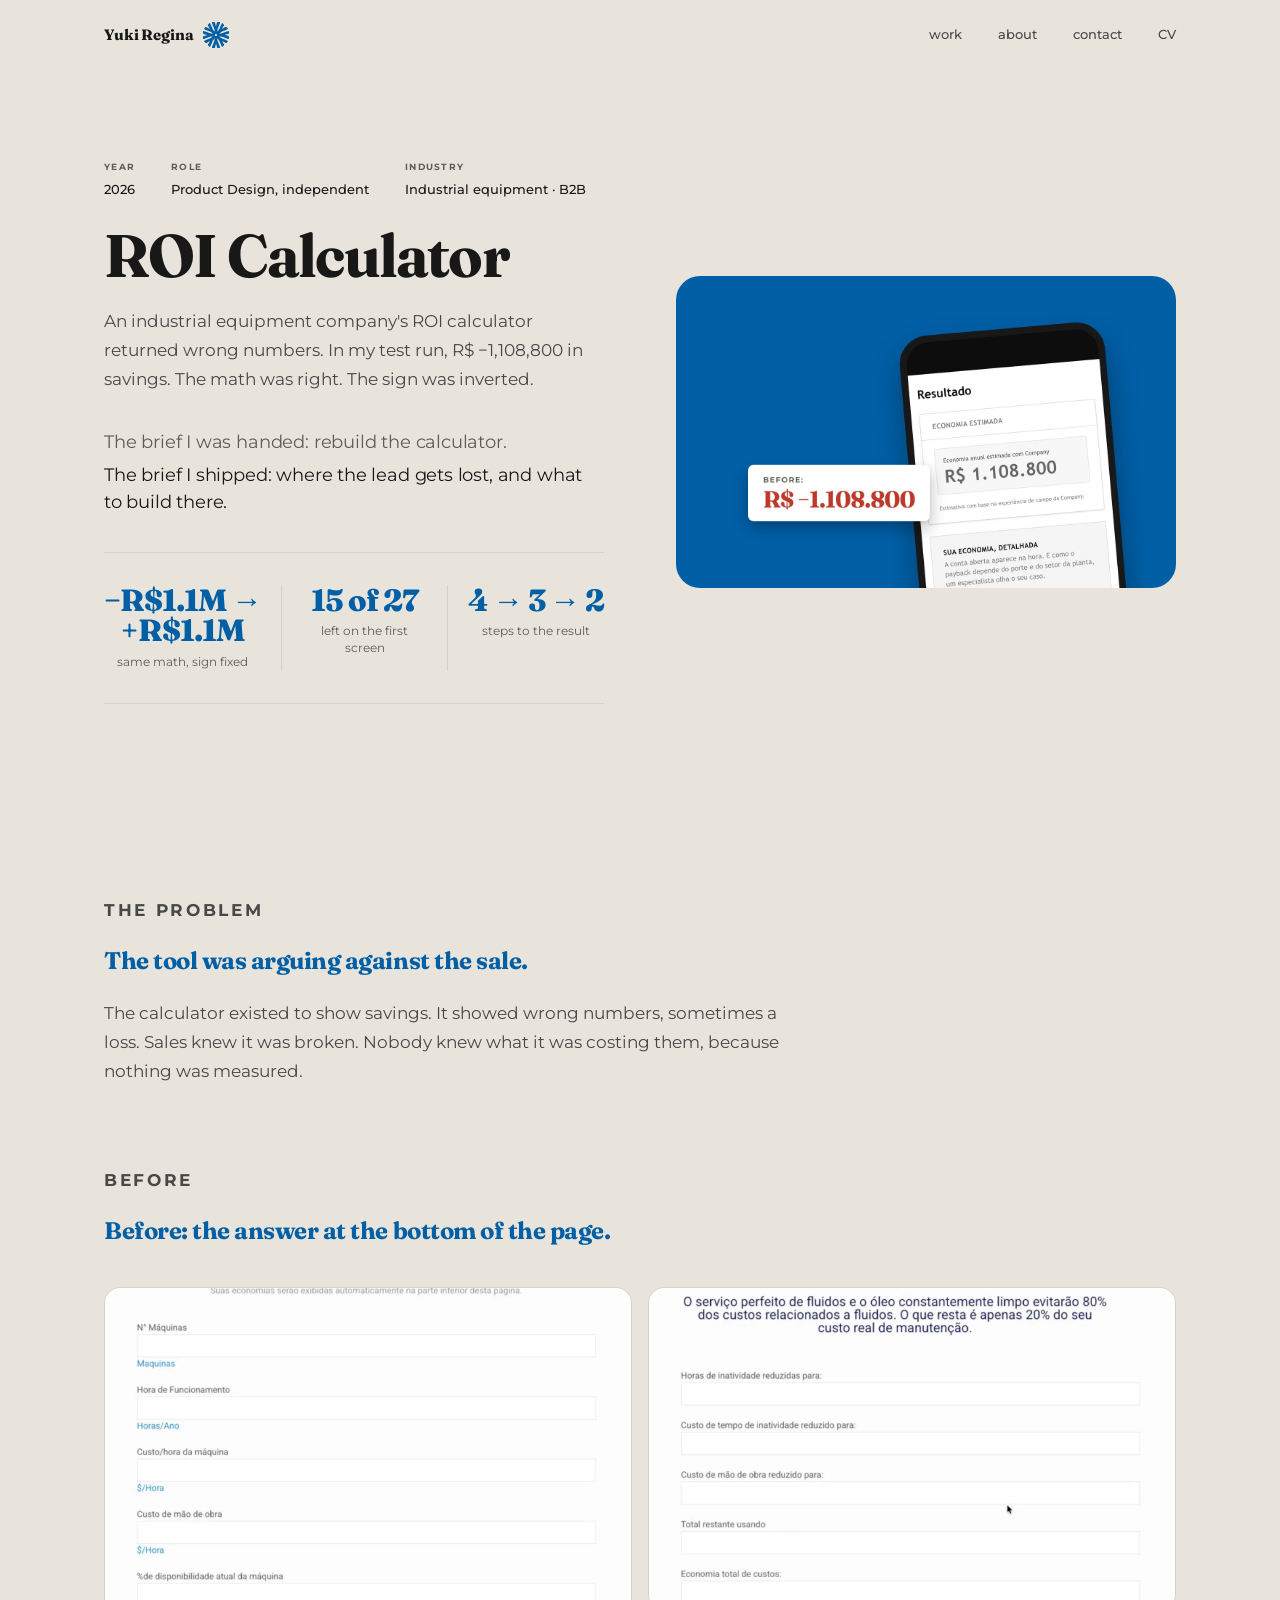
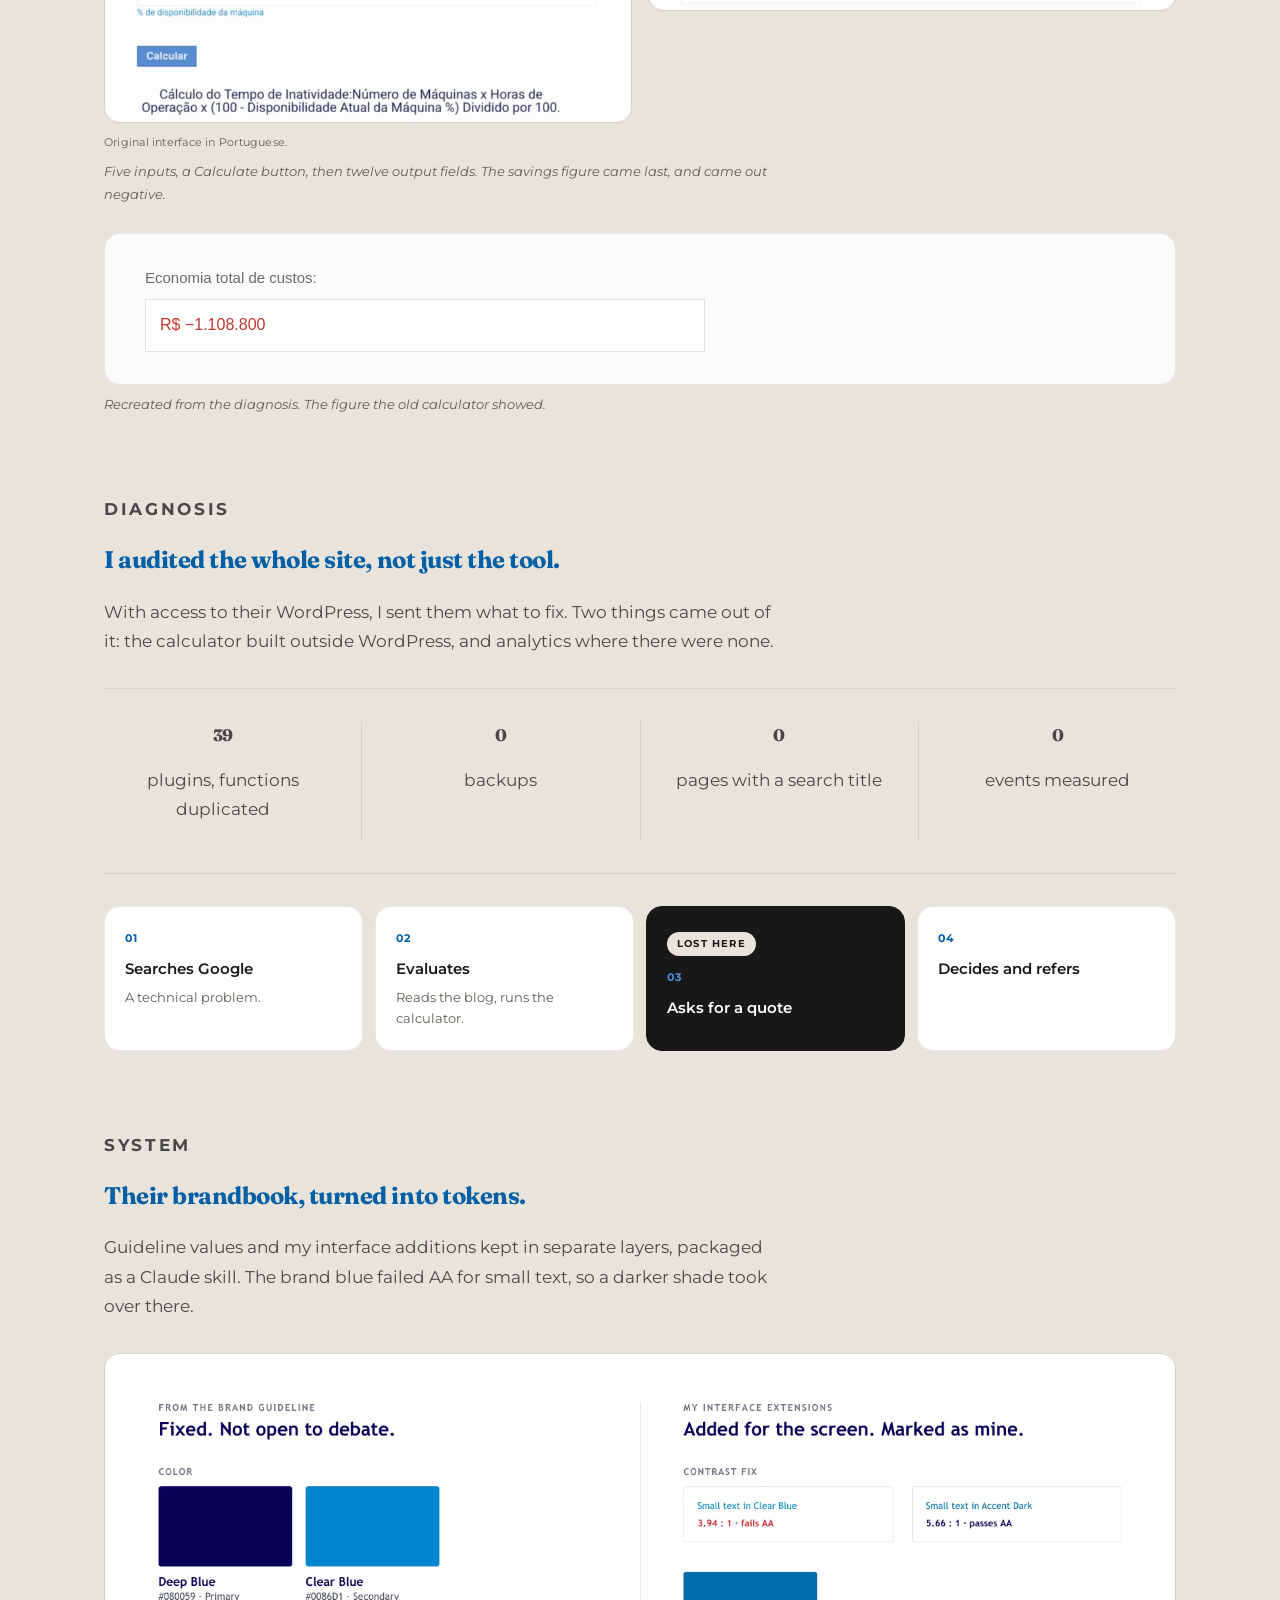
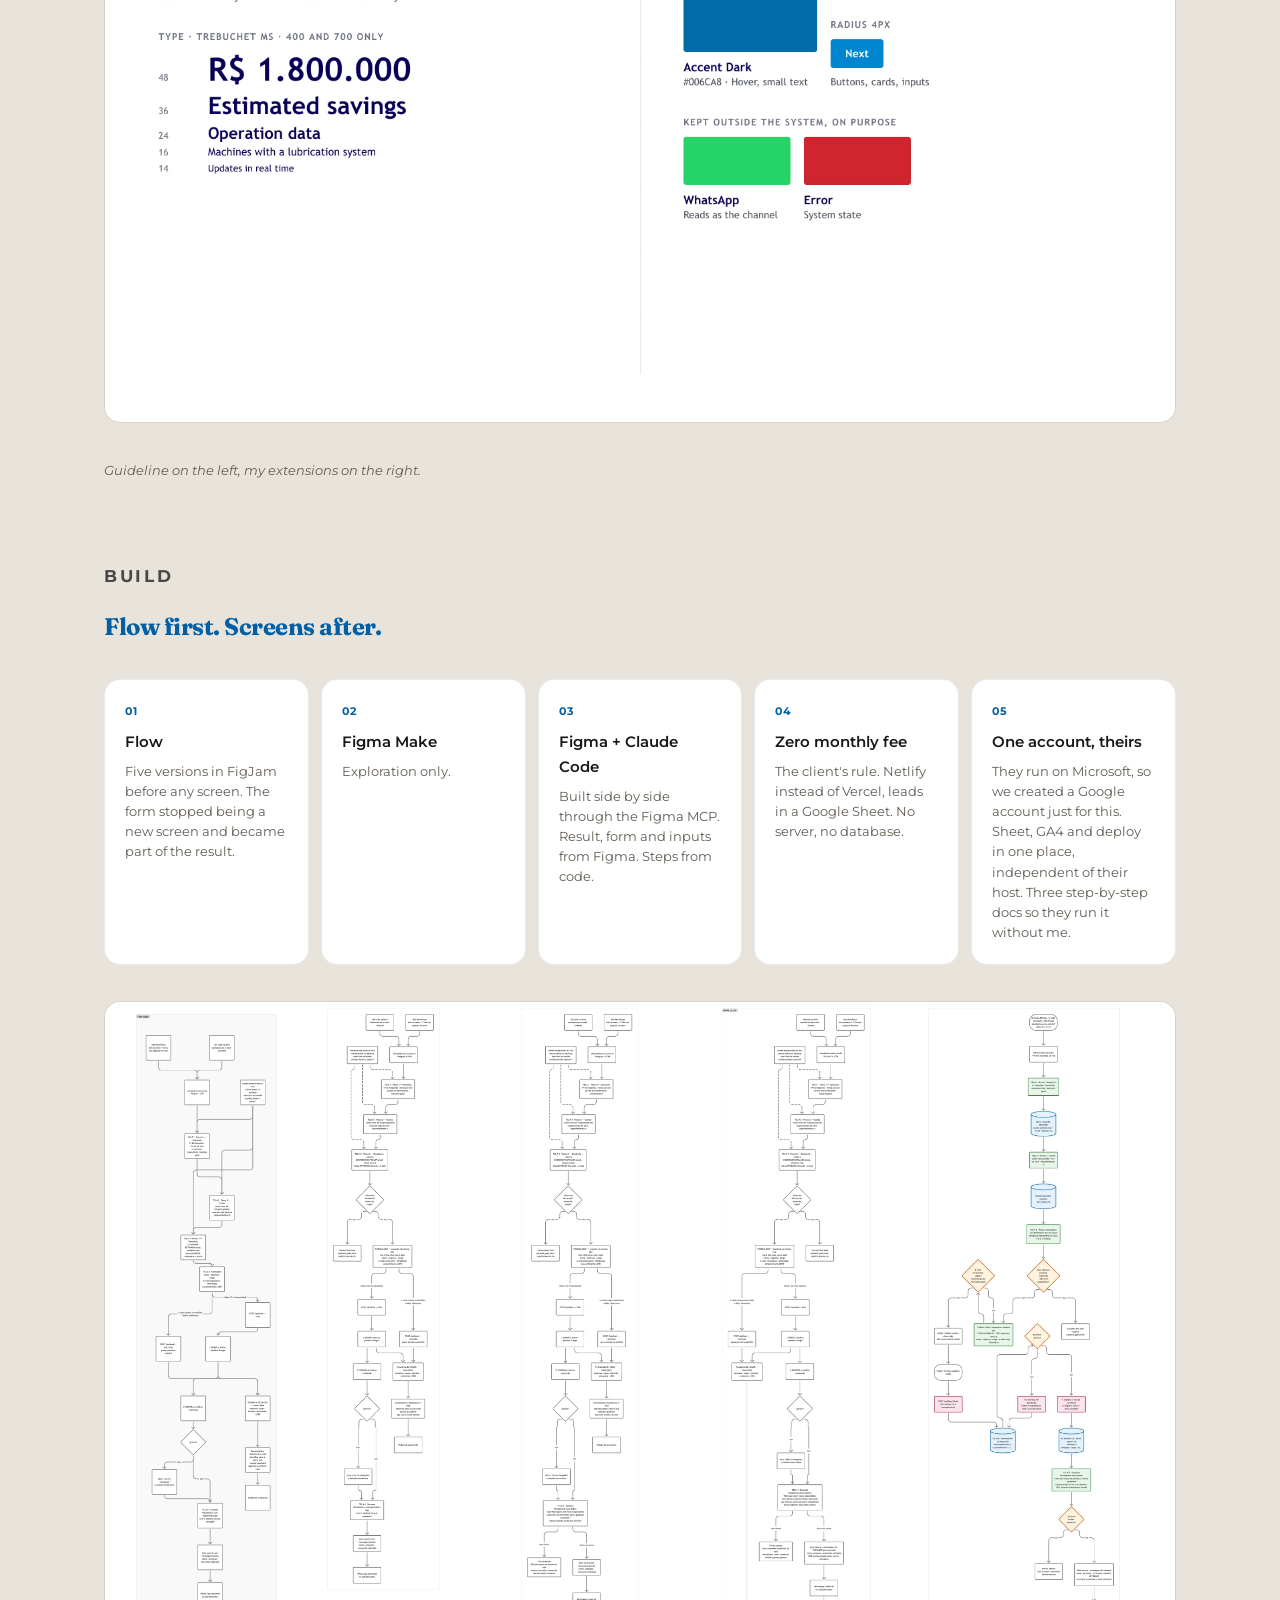
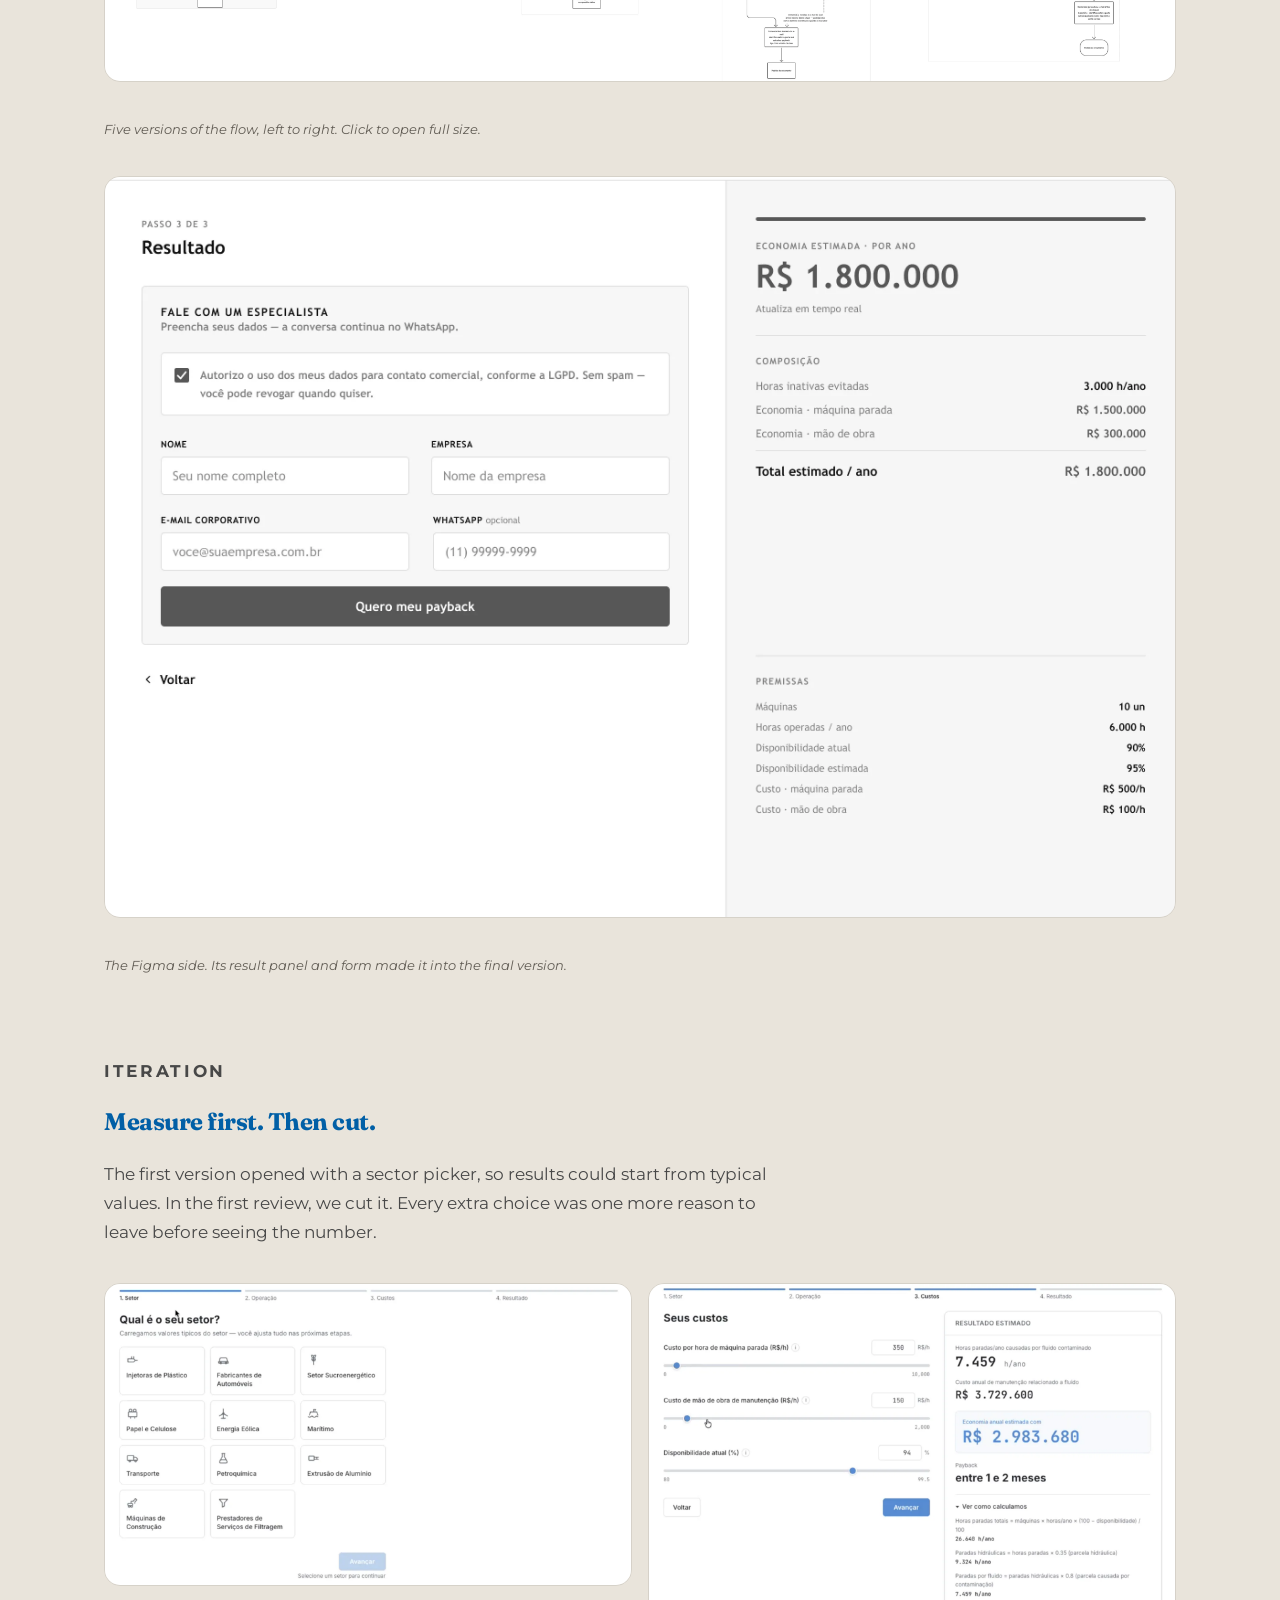
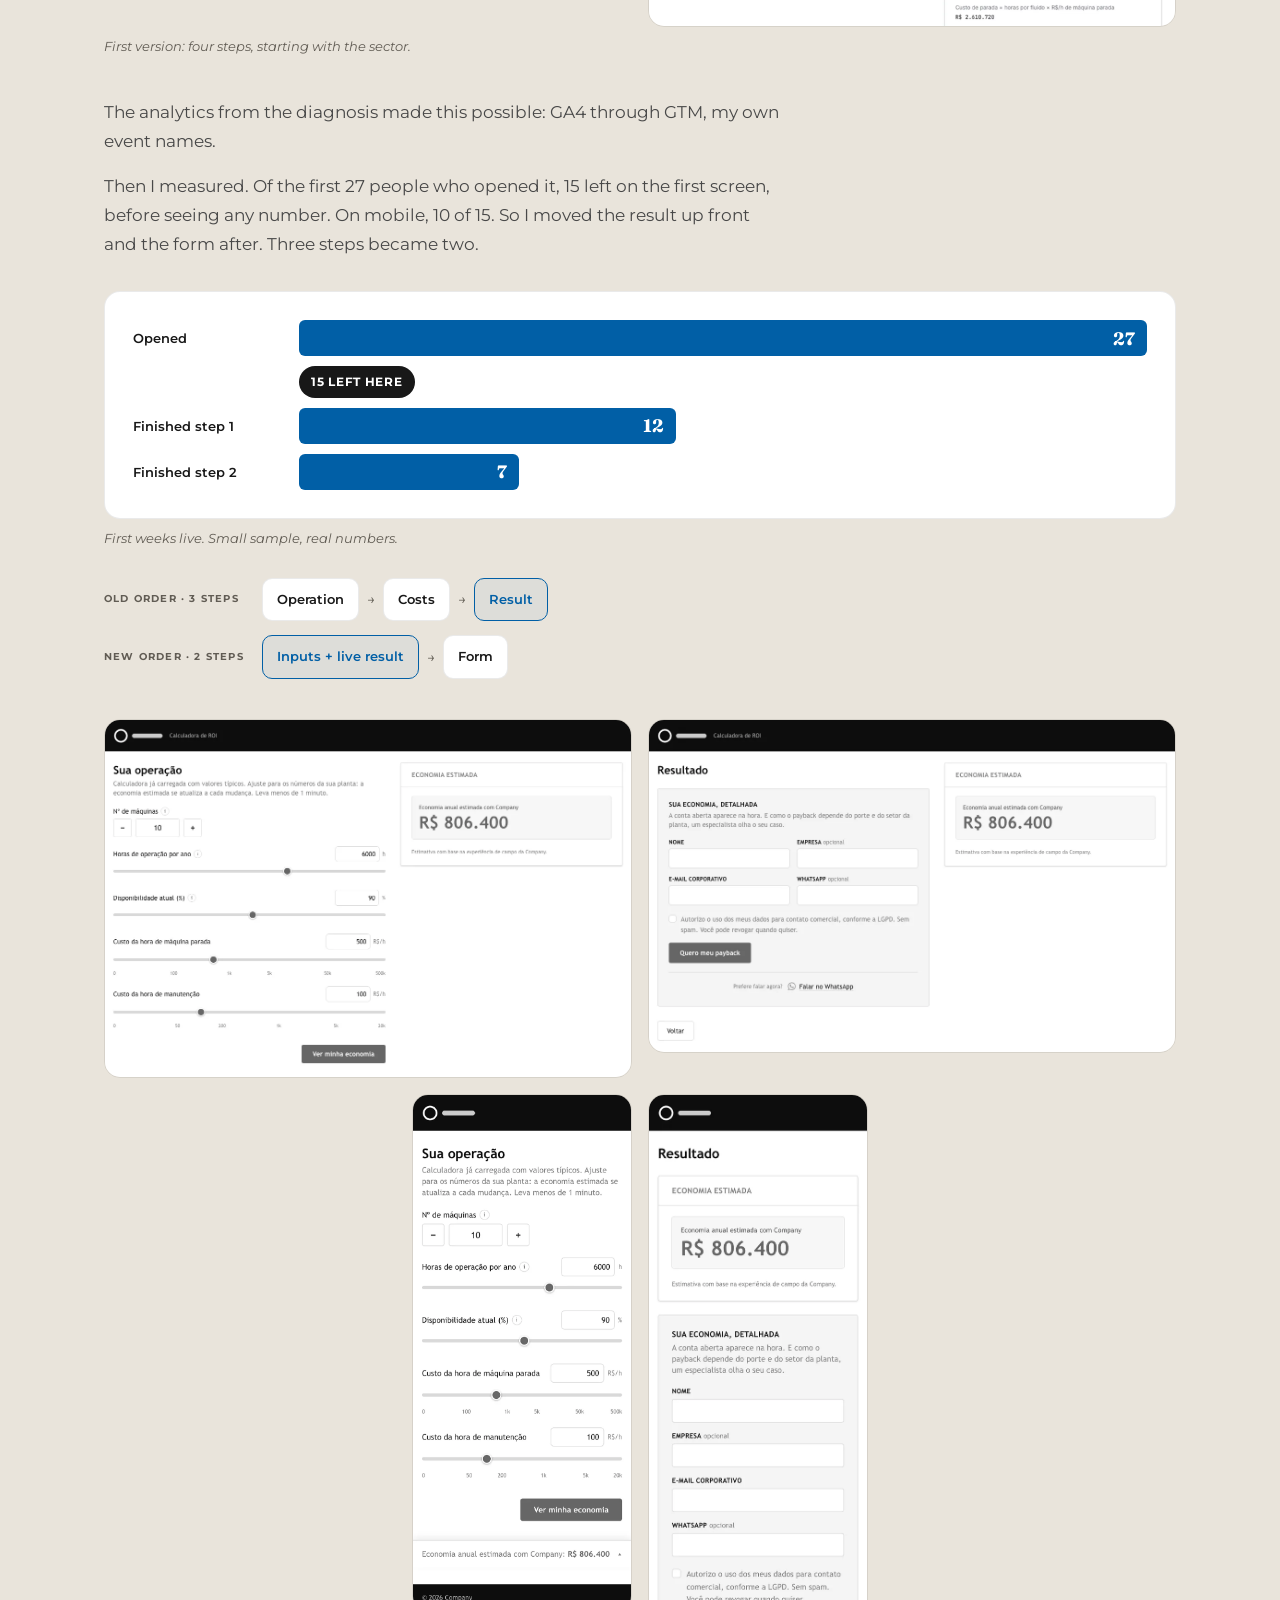
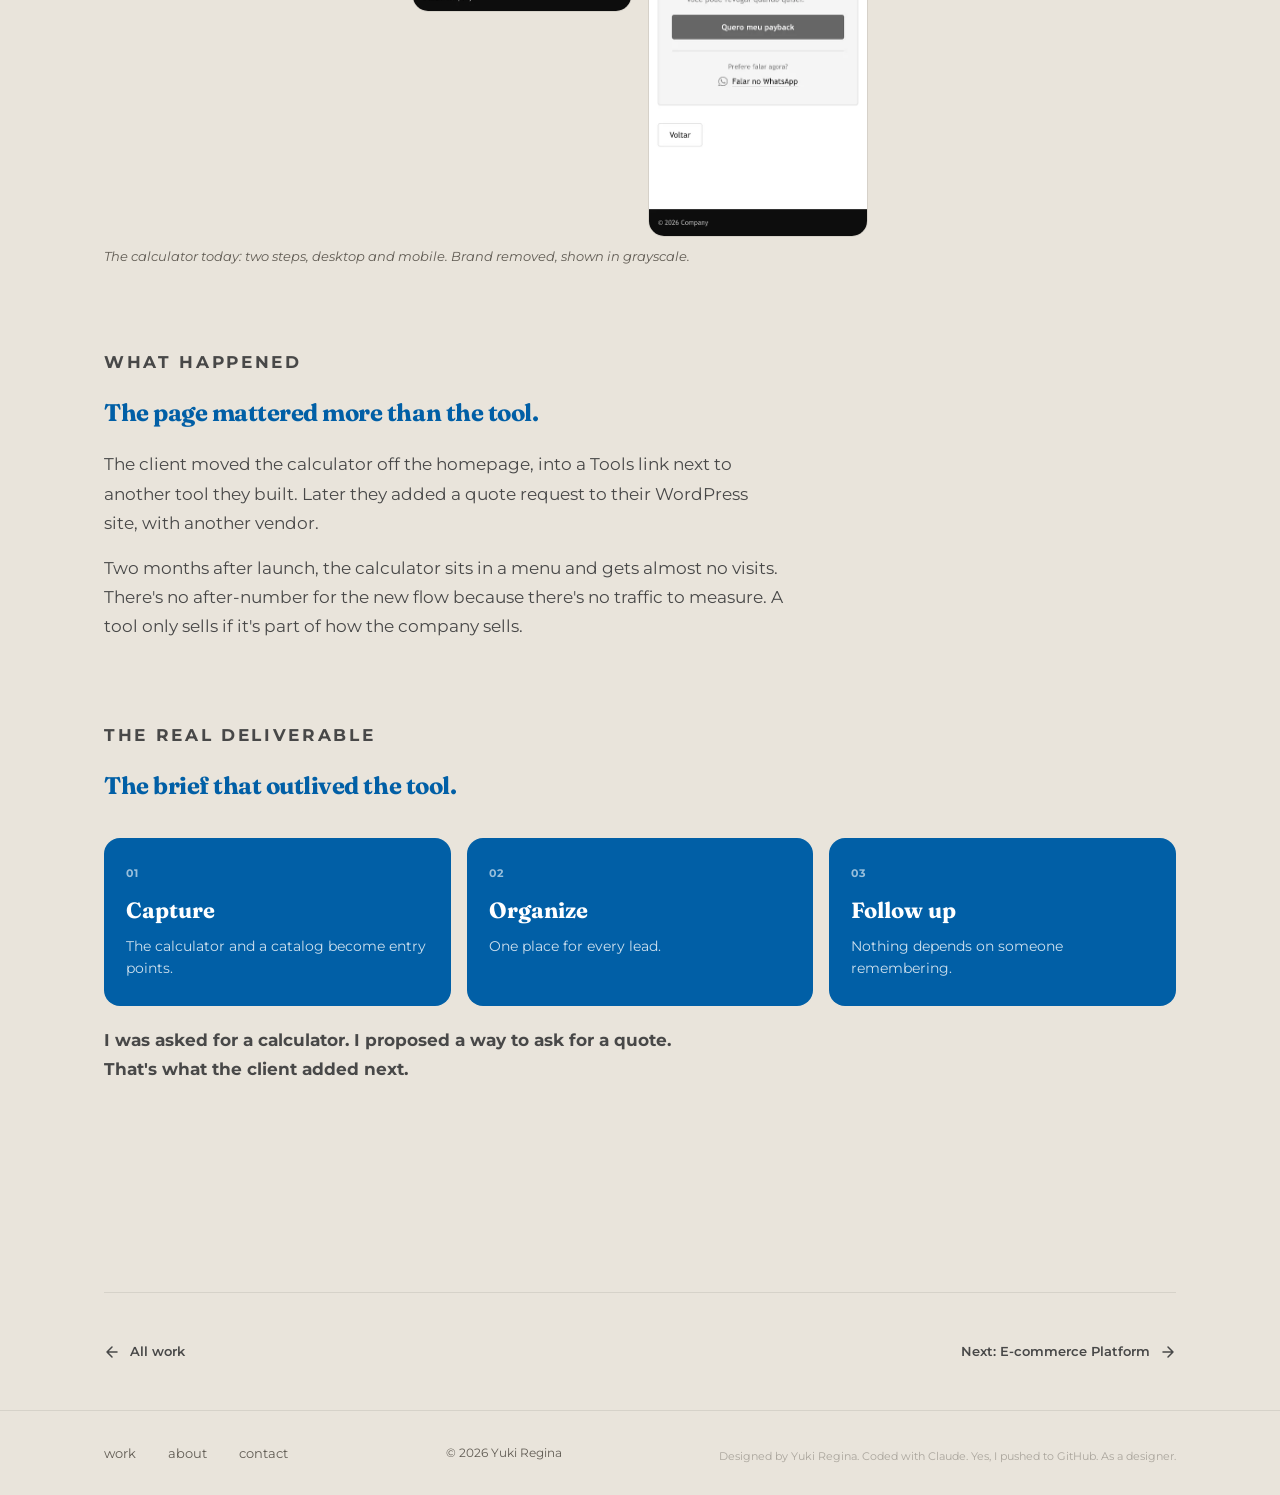
<file: work/roi-calculator.html>
<!DOCTYPE html>
<html lang="en">
<head>
  <meta charset="UTF-8">
  <!-- Google tag (gtag.js) -->
  <script async src="https://www.googletagmanager.com/gtag/js?id=G-8YPXFBT22R"></script>
  <script>
    window.dataLayer = window.dataLayer || [];
    function gtag(){dataLayer.push(arguments);}
    gtag('js', new Date());
    gtag('config', 'G-8YPXFBT22R');
  </script>
  <meta name="viewport" content="width=device-width, initial-scale=1.0">
  <meta name="google" content="notranslate">
  <meta http-equiv="Content-Language" content="en">
  <meta name="description" content="ROI Calculator | Case study by Yuki Regina. An industrial equipment company's calculator showed a loss instead of savings. Same math, sign fixed.">
  <title>ROI Calculator | Yuki Regina</title>
  <link rel="preconnect" href="https://fonts.googleapis.com">
  <link rel="preconnect" href="https://fonts.gstatic.com" crossorigin>
  <link rel="stylesheet" href="https://fonts.googleapis.com/css2?family=Fraunces:opsz,wght,SOFT,WONK@9..144,400..700,0..100,0..1&family=Montserrat:wght@400;500;600;700&display=swap">
  <link rel="stylesheet" href="../assets/css/main.css">
  <style>
    /* ── Stat row: longer values than the other cases ─────── */
    .case-stat-bar-item { padding: 0 20px; }
    .case-stat-bar-num { font-size: clamp(26px, 2.4vw, 34px); white-space: nowrap; }

    /* ── Recreated old result field ─────────────────────────── */
    .roi-oldfield {
      margin-top: 28px;
      background: #FBFBFB;
      border: 1px solid var(--border);
      border-radius: var(--radius-md);
      padding: 32px clamp(20px, 4vw, 40px);
      font-family: Roboto, -apple-system, BlinkMacSystemFont, "Segoe UI", Arial, sans-serif;
    }
    .roi-oldfield-lbl { font-size: 15px; color: #6B6B6B; margin-bottom: 8px; }
    .roi-oldfield-box {
      background: #FFFFFF;
      border: 1px solid #E2E2E2;
      padding: 12px 14px;
      font-size: 16px;
      color: #C0392B;
      max-width: 560px;
    }

    /* ── Screenshot pairs ───────────────────────────────────── */
    .roi-pair {
      display: grid;
      grid-template-columns: 1fr 1fr;
      gap: 16px;
      margin: 36px 0 0;
      align-items: start;
    }
    .roi-pair .case-img-block { margin: 0; }
    .roi-pair.is-phones { grid-template-columns: repeat(2, minmax(0, 220px)); justify-content: center; margin-top: 16px; }
    .roi-note {
      font-size: 11px !important;
      color: var(--text-muted) !important;
      margin: 10px 0 0 !important;
      letter-spacing: 0.02em;
    }
    .roi-cap {
      font-size: 13px !important;
      color: var(--text-muted) !important;
      font-style: italic;
      margin: 8px 0 0 !important;
    }

    /* ── Journey: four cards ────────────────────────────────── */
    .roi-journey {
      display: grid;
      grid-template-columns: repeat(4, 1fr);
      gap: 12px;
      margin-top: 32px;
    }
    .roi-step {
      background: var(--white);
      border: 1px solid var(--border);
      border-radius: var(--radius-md);
      padding: 22px 20px;
      position: relative;
    }
    .roi-step-num {
      font-size: 11px; font-weight: 700;
      letter-spacing: 0.1em; color: var(--indigo);
      margin-bottom: 10px;
    }
    .roi-step-title { font-weight: 600; font-size: 15px; color: var(--text); margin-bottom: 6px; }
    .roi-step-desc { font-size: 13px; color: var(--text-muted); line-height: 1.55; }
    .roi-step.is-lost { background: #181818; border-color: #181818; }
    .roi-step.is-lost .roi-step-num { color: #4A90E2; }
    .roi-step.is-lost .roi-step-title { color: var(--white); }
    .roi-step.is-lost .roi-step-desc { color: rgba(255,255,255,0.62); }
    .roi-lost-tag {
      display: inline-block;
      font-size: 10px; font-weight: 700;
      letter-spacing: 0.12em; text-transform: uppercase;
      color: #181818; background: #E9E4DB;
      border-radius: 999px; padding: 4px 10px;
      margin-bottom: 12px;
    }

    /* ── Funnel ─────────────────────────────────────────────── */
    .roi-funnel {
      background: var(--white);
      border: 1px solid var(--border);
      border-radius: var(--radius-md);
      padding: 28px;
      margin-top: 32px;
    }
    .roi-funnel-row { display: grid; grid-template-columns: 150px 1fr; gap: 16px; align-items: center; }
    .roi-funnel-row + .roi-funnel-row { margin-top: 10px; }
    .roi-funnel-lbl { font-size: 13px; font-weight: 600; color: var(--text); }
    .roi-funnel-track { position: relative; height: 36px; }
    .roi-funnel-bar {
      height: 100%;
      background: var(--indigo);
      border-radius: 6px;
      display: flex; align-items: center; justify-content: flex-end;
      padding: 0 12px;
      color: var(--white);
      font-family: var(--font-alt);
      font-weight: 700; font-size: 18px;
      min-width: 44px;
    }
    .roi-funnel-drop {
      margin: 10px 0 10px 166px;
      display: inline-flex; align-items: center; gap: 8px;
      font-size: 12px; font-weight: 700;
      letter-spacing: 0.06em; text-transform: uppercase;
      color: var(--white); background: #181818;
      border-radius: 999px; padding: 6px 12px;
    }
    .roi-order { margin-top: 28px; display: flex; flex-direction: column; gap: 14px; }
    .roi-order-row { display: flex; align-items: center; gap: 8px; flex-wrap: wrap; }
    .roi-order-lbl {
      flex: 0 0 150px;
      font-size: 10px; font-weight: 700;
      letter-spacing: 0.12em; text-transform: uppercase;
      color: var(--text-muted);
    }
    .roi-box {
      background: var(--white);
      border: 1px solid var(--border);
      border-radius: 10px;
      padding: 10px 14px;
      font-size: 13px; font-weight: 600; color: var(--text);
    }
    .roi-box.is-result { border-color: var(--indigo); color: var(--indigo); background: var(--indigo-dimmer); }
    .roi-arrow { color: var(--text-muted); font-size: 14px; }

    /* ── Capture · Organize · Follow up ─────────────────────── */
    .roi-trio {
      display: grid;
      grid-template-columns: repeat(3, 1fr);
      gap: 16px;
      margin-top: 32px;
    }
    .roi-trio-card {
      background: var(--indigo);
      border-radius: var(--radius-md);
      padding: 26px 22px;
      color: var(--white);
    }
    .roi-trio-num { font-size: 11px; font-weight: 700; letter-spacing: 0.1em; color: rgba(255,255,255,0.6); margin-bottom: 10px; }
    .roi-trio-title { font-family: var(--font-alt); font-size: 22px; font-weight: 700; margin-bottom: 8px; }
    .roi-trio-desc { font-size: 14px; line-height: 1.55; color: rgba(255,255,255,0.8); }
    .roi-proposed { margin-top: 20px !important; }

    /* ── Closing line ───────────────────────────────────────── */
    .case-body .roi-closing {
      font-family: var(--font-alt);
      font-size: clamp(30px, 5vw, 56px);
      font-weight: 700;
      letter-spacing: -0.03em;
      line-height: 1.12;
      color: var(--text);
      max-width: 14em;
      margin: 0 0 clamp(48px, 7vw, 80px);
    }

    .roi-journey.is-five { grid-template-columns: repeat(5, 1fr); }

    @media (max-width: 900px) {
      .roi-journey, .roi-journey.is-five { grid-template-columns: 1fr 1fr; }
    }
    @media (max-width: 768px) {
      .roi-pair:not(.is-phones) { grid-template-columns: 1fr; }
      .roi-journey, .roi-journey.is-five, .roi-trio { grid-template-columns: 1fr; }
      .roi-funnel { padding: 20px; }
      .roi-funnel-row { grid-template-columns: 1fr; gap: 6px; }
      .roi-funnel-drop { margin-left: 0; }
      .roi-order-lbl { flex-basis: 100%; }
    }
  </style>
  <link rel="icon" type="image/x-icon" href="../favicon.ico">
  <link rel="icon" type="image/png" sizes="32x32" href="../assets/images/favicon-32.png">
  <link rel="apple-touch-icon" sizes="180x180" href="../assets/images/favicon-180.png">
</head>
<body>

  <nav class="nav">
    <div class="scroll-progress"></div>
    <div class="container">
      <div class="nav-inner">
        <a href="../index.html" class="nav-logo">
          Yuki Regina
          <img class="nav-logo-mark" src="../assets/images/logo-mark.svg" alt="" aria-hidden="true">
        </a>
        <div class="nav-links">
          <a href="../index.html#work"    class="nav-link">work</a>
          <a href="../index.html#about"   class="nav-link">about</a>
          <a href="../index.html#contact" class="nav-link">contact</a>
          <a href="/Yuki_Regina_Nakamura_CV.pdf" download class="nav-link">CV</a>
        </div>
      </div>
    </div>
  </nav>

  <!-- ── Hero ──────────────────────────────────────────────── -->
  <div class="case-hero">
    <div class="container">
      <div class="case-hero-grid">
        <div>
          <div class="case-meta reveal">
            <div class="case-meta-item">
              <p class="case-meta-lbl">Year</p>
              <p class="case-meta-val">2026</p>
            </div>
            <div class="case-meta-item">
              <p class="case-meta-lbl">Role</p>
              <p class="case-meta-val">Product Design, independent</p>
            </div>
            <div class="case-meta-item">
              <p class="case-meta-lbl">Industry</p>
              <p class="case-meta-val">Industrial equipment · B2B</p>
            </div>
          </div>
          <h1 class="case-title reveal">ROI Calculator</h1>
          <p class="case-lead reveal">
            An industrial equipment company's ROI calculator returned wrong numbers. In my test run, R$ −1,108,800 in savings. The math was right. The sign was inverted.
          </p>
          <div class="case-brief-diff reveal">
            <p class="case-brief-handed">The brief I was handed: rebuild the calculator.</p>
            <p class="case-brief-shipped">The brief I shipped: where the lead gets lost, and what to build there.</p>
          </div>
          <div class="case-stat-bar reveal" style="padding:32px 0;margin:32px 0 0;">
            <div class="case-stat-bar-item">
              <p class="case-stat-bar-num">−R$1.1M →<br>+R$1.1M</p>
              <p class="case-stat-bar-lbl">same math, sign fixed</p>
            </div>
            <div class="case-stat-bar-item">
              <p class="case-stat-bar-num">15 of 27</p>
              <p class="case-stat-bar-lbl">left on the first screen</p>
            </div>
            <div class="case-stat-bar-item">
              <p class="case-stat-bar-num">4 → 3 → 2</p>
              <p class="case-stat-bar-lbl">steps to the result</p>
            </div>
          </div>
        </div>
        <div class="case-cover-card reveal delay-2">
          <img src="../assets/images/roi-cover.webp" alt="ROI Calculator cover: the current calculator's result on a phone, next to a card showing the old figure, R$ −1.108.800" width="1200" height="750">
        </div>
      </div>
    </div>
  </div>

  <div class="case-body">
    <div class="container">

      <div class="case-section reveal">
        <p class="case-s-label">The Problem</p>
        <h2 class="case-s-title">The tool was arguing against the sale.</h2>
        <p>The calculator existed to show savings. It showed wrong numbers, sometimes a loss. Sales knew it was broken. Nobody knew what it was costing them, because nothing was measured.</p>
      </div>

      <div class="case-section reveal">
        <p class="case-s-label">Before</p>
        <h2 class="case-s-title">Before: the answer at the bottom of the page.</h2>
        <div class="roi-pair">
          <div class="case-img-block">
            <img src="../assets/images/roi-before-form.webp" alt="Original calculator: five empty input fields and a Calculate button" loading="lazy" width="1600" height="1320">
          </div>
          <div class="case-img-block">
            <img src="../assets/images/roi-before-results.webp" alt="Original calculator: output fields further down the page, ending with total cost savings" loading="lazy" width="1600" height="980">
          </div>
        </div>
        <p class="roi-note">Original interface in Portuguese.</p>
        <p class="roi-cap">Five inputs, a Calculate button, then twelve output fields. The savings figure came last, and came out negative.</p>
        <div class="roi-oldfield" role="img" aria-label="Recreated result field: Economia total de custos, R$ −1.108.800 in red">
          <div class="roi-oldfield-lbl">Economia total de custos:</div>
          <div class="roi-oldfield-box">R$ −1.108.800</div>
        </div>
        <p class="roi-cap">Recreated from the diagnosis. The figure the old calculator showed.</p>
      </div>

      <div class="case-section reveal">
        <p class="case-s-label">Diagnosis</p>
        <h2 class="case-s-title">I audited the whole site, not just the tool.</h2>
        <p>With access to their WordPress, I sent them what to fix. Two things came out of it: the calculator built outside WordPress, and analytics where there were none.</p>
        <div class="case-stat-bar" style="padding:32px 0;margin:32px 0 0;">
          <div class="case-stat-bar-item">
            <p class="case-stat-bar-num">39</p>
            <p class="case-stat-bar-lbl">plugins, functions duplicated</p>
          </div>
          <div class="case-stat-bar-item">
            <p class="case-stat-bar-num">0</p>
            <p class="case-stat-bar-lbl">backups</p>
          </div>
          <div class="case-stat-bar-item">
            <p class="case-stat-bar-num">0</p>
            <p class="case-stat-bar-lbl">pages with a search title</p>
          </div>
          <div class="case-stat-bar-item">
            <p class="case-stat-bar-num">0</p>
            <p class="case-stat-bar-lbl">events measured</p>
          </div>
        </div>
        <div class="roi-journey">
          <div class="roi-step">
            <div class="roi-step-num">01</div>
            <div class="roi-step-title">Searches Google</div>
            <div class="roi-step-desc">A technical problem.</div>
          </div>
          <div class="roi-step">
            <div class="roi-step-num">02</div>
            <div class="roi-step-title">Evaluates</div>
            <div class="roi-step-desc">Reads the blog, runs the calculator.</div>
          </div>
          <div class="roi-step is-lost">
            <span class="roi-lost-tag">Lost here</span>
            <div class="roi-step-num">03</div>
            <div class="roi-step-title">Asks for a quote</div>
          </div>
          <div class="roi-step">
            <div class="roi-step-num">04</div>
            <div class="roi-step-title">Decides and refers</div>
          </div>
        </div>
      </div>

      <div class="case-section reveal">
        <p class="case-s-label">System</p>
        <h2 class="case-s-title">Their brandbook, turned into tokens.</h2>
        <p>Guideline values and my interface additions kept in separate layers, packaged as a Claude skill. The brand blue failed AA for small text, so a darker shade took over there.</p>
        <div class="case-img-block" style="margin-top:32px;">
          <img src="../assets/images/roi-system.webp" alt="Design system sheet: color, type, spacing and radius tokens" loading="lazy" width="3200" height="2000">
        </div>
        <p class="roi-cap">Guideline on the left, my extensions on the right.</p>
      </div>

      <div class="case-section reveal">
        <p class="case-s-label">Build</p>
        <h2 class="case-s-title">Flow first. Screens after.</h2>
        <div class="roi-journey is-five">
          <div class="roi-step">
            <div class="roi-step-num">01</div>
            <div class="roi-step-title">Flow</div>
            <div class="roi-step-desc">Five versions in FigJam before any screen. The form stopped being a new screen and became part of the result.</div>
          </div>
          <div class="roi-step">
            <div class="roi-step-num">02</div>
            <div class="roi-step-title">Figma Make</div>
            <div class="roi-step-desc">Exploration only.</div>
          </div>
          <div class="roi-step">
            <div class="roi-step-num">03</div>
            <div class="roi-step-title">Figma + Claude Code</div>
            <div class="roi-step-desc">Built side by side through the Figma MCP. Result, form and inputs from Figma. Steps from code.</div>
          </div>
          <div class="roi-step">
            <div class="roi-step-num">04</div>
            <div class="roi-step-title">Zero monthly fee</div>
            <div class="roi-step-desc">The client's rule. Netlify instead of Vercel, leads in a Google Sheet. No server, no database.</div>
          </div>
          <div class="roi-step">
            <div class="roi-step-num">05</div>
            <div class="roi-step-title">One account, theirs</div>
            <div class="roi-step-desc">They run on Microsoft, so we created a Google account just for this. Sheet, GA4 and deploy in one place, independent of their host. Three step-by-step docs so they run it without me.</div>
          </div>
        </div>
        <div class="case-img-block" style="margin-top:36px;">
          <a href="../assets/images/roi-flow.webp" target="_blank" rel="noopener">
            <img src="../assets/images/roi-flow.webp" alt="Five versions of the calculator flow side by side in FigJam, from entry point to quote request" loading="lazy" width="3952" height="2506">
          </a>
        </div>
        <p class="roi-cap">Five versions of the flow, left to right. Click to open full size.</p>
        <div class="case-img-block" style="margin-top:36px;">
          <img src="../assets/images/roi-v2-figma.webp" alt="Figma version, step 3: contact form on the left, estimated savings and breakdown on the right" loading="lazy" width="2342" height="1620">
        </div>
        <p class="roi-cap">The Figma side. Its result panel and form made it into the final version.</p>
      </div>

      <div class="case-section reveal">
        <p class="case-s-label">Iteration</p>
        <h2 class="case-s-title">Measure first. Then cut.</h2>
        <p>The first version opened with a sector picker, so results could start from typical values. In the first review, we cut it. Every extra choice was one more reason to leave before seeing the number.</p>
        <div class="roi-pair">
          <div class="case-img-block">
            <img src="../assets/images/roi-v1-sector.webp" alt="First version, step 1 of 4: a grid of industry sectors to pick from" loading="lazy" width="1600" height="916">
          </div>
          <div class="case-img-block">
            <img src="../assets/images/roi-v1-costs.webp" alt="First version, step 3 of 4: cost inputs with sliders next to a live estimated result" loading="lazy" width="1600" height="1040">
          </div>
        </div>
        <p class="roi-cap">First version: four steps, starting with the sector.</p>

        <p style="margin-top:40px;">The analytics from the diagnosis made this possible: GA4 through GTM, my own event names.</p>
        <p>Then I measured. Of the first 27 people who opened it, 15 left on the first screen, before seeing any number. On mobile, 10 of 15. So I moved the result up front and the form after. Three steps became two.</p>

        <div class="roi-funnel" role="img" aria-label="Funnel: 27 opened, 12 finished step 1, 7 finished step 2. 15 left on the first screen.">
          <div class="roi-funnel-row">
            <div class="roi-funnel-lbl">Opened</div>
            <div class="roi-funnel-track"><div class="roi-funnel-bar" style="width:100%;">27</div></div>
          </div>
          <span class="roi-funnel-drop">15 left here</span>
          <div class="roi-funnel-row">
            <div class="roi-funnel-lbl">Finished step 1</div>
            <div class="roi-funnel-track"><div class="roi-funnel-bar" style="width:44.4%;">12</div></div>
          </div>
          <div class="roi-funnel-row">
            <div class="roi-funnel-lbl">Finished step 2</div>
            <div class="roi-funnel-track"><div class="roi-funnel-bar" style="width:25.9%;">7</div></div>
          </div>
        </div>
        <p class="roi-cap">First weeks live. Small sample, real numbers.</p>

        <div class="roi-order">
          <div class="roi-order-row">
            <span class="roi-order-lbl">Old order · 3 steps</span>
            <span class="roi-box">Operation</span><span class="roi-arrow">→</span>
            <span class="roi-box">Costs</span><span class="roi-arrow">→</span>
            <span class="roi-box is-result">Result</span>
          </div>
          <div class="roi-order-row">
            <span class="roi-order-lbl">New order · 2 steps</span>
            <span class="roi-box is-result">Inputs + live result</span><span class="roi-arrow">→</span>
            <span class="roi-box">Form</span>
          </div>
        </div>

        <div class="roi-pair" style="margin-top:40px;">
          <div class="case-img-block">
            <img src="../assets/images/roi-now-step1-desktop.webp" alt="Current calculator, step 1: inputs on the left, estimated annual savings updating live on the right" loading="lazy" width="1140" height="775">
          </div>
          <div class="case-img-block">
            <img src="../assets/images/roi-now-step2-desktop.webp" alt="Current calculator, step 2: the savings stay visible next to a short contact form" loading="lazy" width="1140" height="720">
          </div>
        </div>
        <div class="roi-pair is-phones">
          <div class="case-img-block">
            <img src="../assets/images/roi-now-step1-mobile.webp" alt="Current calculator on mobile, step 1, with the savings pinned to the bottom of the screen" loading="lazy" width="677" height="1600">
          </div>
          <div class="case-img-block">
            <img src="../assets/images/roi-now-step2-mobile.webp" alt="Current calculator on mobile, step 2: savings first, form below" loading="lazy" width="471" height="1600">
          </div>
        </div>
        <p class="roi-cap">The calculator today: two steps, desktop and mobile. Brand removed, shown in grayscale.</p>
      </div>

      <div class="case-section reveal">
        <p class="case-s-label">What Happened</p>
        <h2 class="case-s-title">The page mattered more than the tool.</h2>
        <p>The client moved the calculator off the homepage, into a Tools link next to another tool they built. Later they added a quote request to their WordPress site, with another vendor.</p>
        <p>Two months after launch, the calculator sits in a menu and gets almost no visits. There's no after-number for the new flow because there's no traffic to measure. A tool only sells if it's part of how the company sells.</p>
      </div>

      <div class="case-section reveal">
        <p class="case-s-label">The Real Deliverable</p>
        <h2 class="case-s-title">The brief that outlived the tool.</h2>
        <div class="roi-trio">
          <div class="roi-trio-card">
            <div class="roi-trio-num">01</div>
            <div class="roi-trio-title">Capture</div>
            <div class="roi-trio-desc">The calculator and a catalog become entry points.</div>
          </div>
          <div class="roi-trio-card">
            <div class="roi-trio-num">02</div>
            <div class="roi-trio-title">Organize</div>
            <div class="roi-trio-desc">One place for every lead.</div>
          </div>
          <div class="roi-trio-card">
            <div class="roi-trio-num">03</div>
            <div class="roi-trio-title">Follow up</div>
            <div class="roi-trio-desc">Nothing depends on someone remembering.</div>
          </div>
        </div>
        <p class="roi-proposed"><strong>I was asked for a calculator. I proposed a way to ask for a quote.<br>That's what the client added next.</strong></p>
      </div>

    </div>
  </div>

  <!-- Case footer nav -->
  <div class="container">
    <div class="case-footer-nav">
      <a href="../index.html#work" class="case-nav-link">
        <svg width="16" height="16" viewBox="0 0 16 16" fill="none" aria-hidden="true" style="transform:rotate(180deg)">
          <path d="M3 8h10M8 3l5 5-5 5" stroke="currentColor" stroke-width="1.5" stroke-linecap="round" stroke-linejoin="round"/>
        </svg>
        All work
      </a>
      <a href="ecommerce-platform.html" class="case-nav-link">
        Next: E-commerce Platform
        <svg width="16" height="16" viewBox="0 0 16 16" fill="none" aria-hidden="true">
          <path d="M3 8h10M8 3l5 5-5 5" stroke="currentColor" stroke-width="1.5" stroke-linecap="round" stroke-linejoin="round"/>
        </svg>
      </a>
    </div>
  </div>

  <footer>
    <div class="container">
      <div class="footer-inner">
        <div class="footer-links">
          <a href="../index.html#work"    class="footer-link">work</a>
          <a href="../index.html#about"   class="footer-link">about</a>
          <a href="../index.html#contact" class="footer-link">contact</a>
        </div>
        <p class="footer-copy">© 2026 Yuki Regina</p>
        <p class="footer-copy" style="margin-top:6px;font-size:11px;opacity:.45;">Designed by Yuki Regina. Coded with Claude. Yes, I pushed to GitHub. As a designer.</p>
      </div>
    </div>
  </footer>

  <script src="../assets/js/main.js"></script>
</body>
</html>
</file>
<file: assets/css/main.css>
/* ============================================================
   YUKI REGINA — Portfolio Design System
   Brand: beige + ocean blue · Montserrat Alternates + Montserrat
   Fonts loaded via <link> in HTML (preconnect + display=swap)
   ============================================================ */

/* ── Design Tokens ─────────────────────────────────────────── */
:root {
  --bg:           #E9E4DB;
  --bg-warm:      #F1EDE5;
  --bg-card:      #FFFFFF;
  --indigo:       #015FA6;
  --indigo-dark:  #014D8A;
  --indigo-deep:  #013366;
  --indigo-dim:   rgba(1, 95, 166, 0.10);
  --indigo-dimmer:rgba(1, 95, 166, 0.05);
  --text:         #181818;
  --text-mid:     #484848;
  /* Darkened from #888 (failed WCAG AA on the cream bg) to a warm grey
     that clears 4.5:1 on #E9E4DB while keeping the muted, warm hue. */
  --text-muted:   #615C54;
  --border:       rgba(24, 24, 24, 0.09);
  --white:        #FFFFFF;

  --font-alt:     'Fraunces', serif;
  --font-main:    'Montserrat', sans-serif;

  --radius-sm:    8px;
  --radius-md:    16px;
  --radius-lg:    24px;

  --max-w:        1200px;
  --pad-x:        clamp(24px, 5vw, 80px);
  --section-gap:  clamp(80px, 10vw, 140px);

  --ease:         cubic-bezier(0.25, 0.46, 0.45, 0.94);
  --ease-out:     cubic-bezier(0.16, 1, 0.3, 1);
  --ease-spring:  cubic-bezier(0.34, 1.56, 0.64, 1);
}

/* ── Reset ─────────────────────────────────────────────────── */
*, *::before, *::after { box-sizing: border-box; margin: 0; padding: 0; }
html { font-size: 16px; scroll-behavior: smooth; -webkit-font-smoothing: antialiased; overflow-x: hidden; }
body {
  background: var(--bg);
  color: var(--text);
  font-family: var(--font-main);
  font-weight: 400;
  line-height: 1.65;
  overflow-x: hidden;
  /* Fraunces display headlines use the wonky alternates; inherited setting is
     ignored by the Montserrat body face. Logotype opts back to WONK 0 below. */
  font-variation-settings: 'WONK' 1;
}
img  { display: block; max-width: 100%; height: auto; }
a    { color: inherit; text-decoration: none; }
button { border: none; background: none; font-family: inherit; }
ul, ol { list-style: none; }

/* ── Layout ────────────────────────────────────────────────── */
.container {
  width: 100%;
  max-width: var(--max-w);
  margin: 0 auto;
  padding: 0 var(--pad-x);
}
.section { padding: var(--section-gap) 0; }

/* ── Navigation ────────────────────────────────────────────── */
.nav {
  position: fixed;
  top: 0; left: 0; right: 0;
  z-index: 100;
  padding: 22px 0;
  transition: background 0.4s var(--ease), padding 0.4s var(--ease),
              box-shadow 0.4s var(--ease);
}
.nav.scrolled {
  background: rgba(233, 228, 219, 0.88);
  backdrop-filter: blur(20px);
  -webkit-backdrop-filter: blur(20px);
  padding: 15px 0;
  box-shadow: 0 1px 0 var(--border);
}
/* Scroll progress line */
.scroll-progress {
  position: absolute;
  bottom: 0; left: 0;
  height: 1.5px;
  width: 0;
  background: var(--indigo);
  transition: width 0.1s linear;
}
.nav-inner {
  display: flex;
  align-items: center;
  justify-content: space-between;
}
.nav-logo {
  display: flex;
  align-items: center;
  gap: 10px;
  font-family: var(--font-alt);
  font-size: 15px;
  font-weight: 700;
  color: var(--text);
  letter-spacing: -0.01em;
  /* Logotype stays on the calmer standard cut, not the wonky display alternates. */
  font-variation-settings: 'WONK' 0;
}
/* ── Logo mark ──────────────────────────────────────────── */
.nav-logo-mark {
  width: 26px; height: 26px;
  flex-shrink: 0;
  display: block;
  object-fit: contain;
}
.nav-links {
  display: flex;
  align-items: center;
  gap: 36px;
}
.nav-link {
  font-size: 13px;
  font-weight: 500;
  color: var(--text-mid);
  position: relative;
  transition: color 0.25s var(--ease);
}
.nav-link::after {
  content: '';
  position: absolute;
  bottom: -3px; left: 0;
  width: 0; height: 1.5px;
  background: var(--indigo);
  transition: width 0.3s var(--ease);
}
.nav-link:hover, .nav-link.active { color: var(--indigo); }
.nav-link:hover::after, .nav-link.active::after { width: 100%; }

/* ── Availability Badge ─────────────────────────────────────── */
.badge {
  display: inline-flex;
  align-items: center;
  gap: 8px;
  font-size: 11px;
  font-weight: 600;
  letter-spacing: 0.06em;
  text-transform: uppercase;
  color: var(--text-mid);
  background: var(--white);
  border: 1px solid var(--border);
  border-radius: 100px;
  padding: 7px 14px;
  margin-bottom: 28px;
}
.badge-dot {
  width: 6px; height: 6px;
  background: #22C55E;
  border-radius: 50%;
  flex-shrink: 0;
  animation: pulse-dot 2.2s ease-in-out infinite;
}
@keyframes pulse-dot {
  0%, 100% { opacity: 1; }
  50%       { opacity: 0.4; }
}

/* ── Hero ──────────────────────────────────────────────────── */
.hero {
  min-height: 92vh;
  display: flex;
  align-items: center;
  padding-top: clamp(120px, 16vw, 180px);
  padding-bottom: clamp(60px, 8vw, 100px);
}
.hero-kicker {
  font-family: var(--font-main);
  font-size: 11px;
  font-weight: 600;
  letter-spacing: 0.14em;
  text-transform: uppercase;
  color: var(--text-muted);
  margin-bottom: 20px;
}
.hero-headline {
  font-family: var(--font-alt);
  font-size: clamp(44px, 7.5vw, 92px);
  font-weight: 700;
  line-height: 1.0;
  letter-spacing: -0.03em;
  color: var(--text);
  margin-bottom: 28px;
}
/* Two intentional lines — prevent mid-line wraps at every width */
.hero-headline .reveal-line > span {
  white-space: nowrap;
}
@media (min-width: 769px) {
  /* Subline fits on one row at desktop widths */
  .hero-sub {
    max-width: none;
    white-space: nowrap;
  }
}
@media (max-width: 480px) {
  /* Forcing nowrap above means narrow phones need a smaller size to avoid
     overflow. Fitted against --pad-x (20px below 540px) so "As much as the
     screen." (the longer of the two lines) stays inside the container at
     any width in this range — verified 320–480px, ~5-28px of headroom. */
  .hero-headline {
    font-size: calc(8.6vw - 1.2px);
  }
}
.hero-headline .accent { color: var(--indigo); }
.hero-sub {
  max-width: 480px;
  color: var(--text-mid);
  font-size: clamp(15px, 1.3vw, 17px);
  line-height: 1.75;
  margin-bottom: 48px;
}
.hero-actions {
  display: flex;
  align-items: center;
  gap: 20px;
  flex-wrap: wrap;
}
/* Animated reveal */
.reveal-line {
  display: block;
  overflow: hidden;
  line-height: 1.08;
  padding-bottom: 0.08em;
}
.reveal-line > span {
  display: block;
  transform: translateY(105%);
  opacity: 0;
}
.reveal-line.animated > span {
  animation: lineReveal 0.3s var(--ease-out) forwards;
}
.reveal-line:nth-child(2) > span { animation-delay: 0.06s; }
.reveal-line:nth-child(3) > span { animation-delay: 0.12s; }
.reveal-line:nth-child(4) > span { animation-delay: 0.18s; }
@keyframes lineReveal {
  to { transform: translateY(0); opacity: 1; }
}
.hero-fade {
  opacity: 0;
  transform: translateY(10px);
  transition: opacity 0.3s var(--ease-out), transform 0.3s var(--ease-out);
}
.hero-fade.visible {
  opacity: 1;
  transform: translateY(0);
}

/* ── Buttons ────────────────────────────────────────────────── */
.btn {
  display: inline-flex;
  align-items: center;
  gap: 10px;
  font-family: var(--font-main);
  font-size: 13px;
  font-weight: 600;
  letter-spacing: 0.03em;
  padding: 14px 28px;
  border-radius: 100px;
  transition: all 0.3s var(--ease);
  position: relative;
}
.btn-primary {
  background: var(--indigo);
  color: var(--white);
}
.btn-primary:hover {
  background: var(--indigo-dark);
  transform: translateY(-2px);
  box-shadow: 0 10px 28px rgba(61, 47, 168, 0.3);
}
.btn-outline {
  background: transparent;
  color: var(--text);
  border: 1.5px solid var(--border);
}
.btn-outline:hover {
  border-color: var(--indigo);
  color: var(--indigo);
  transform: translateY(-2px);
}
.btn-ghost {
  display: inline-flex;
  align-items: center;
  gap: 8px;
  font-size: 13px;
  font-weight: 600;
  color: var(--indigo);
  transition: gap 0.3s var(--ease);
}
.btn-ghost:hover { gap: 14px; }
.btn-ghost svg { transition: transform 0.3s var(--ease); }
.btn-ghost:hover svg { transform: translate(3px, -3px); }

/* ── Clients Marquee ────────────────────────────────────────── */
.clients-strip {
  padding: 48px 0;
  border-top: 1px solid var(--border);
  border-bottom: 1px solid var(--border);
}
.employers-row {
  display: flex;
  align-items: center;
  justify-content: center;
  gap: clamp(40px, 6vw, 80px);
  flex-wrap: wrap;
}
.employer-logo-link {
  display: flex;
  align-items: center;
  text-decoration: none;
}
.employer-logo {
  height: 22px;
  width: auto;
  display: block;
  filter: grayscale(1) opacity(0.45);
  transition: filter 0.35s var(--ease), opacity 0.35s var(--ease);
}
.employer-logo:hover {
  filter: grayscale(0) opacity(1);
}
.employer-logo[alt="UOL Host"] { height: 17px; }

/* ── Project Cards (homepage) ──────────────────────────────── */
.work { padding: var(--section-gap) 0; }
.work-header {
  display: flex;
  align-items: flex-end;
  justify-content: space-between;
  margin-bottom: 48px;
}
.section-label {
  font-size: 10px;
  font-weight: 600;
  letter-spacing: 0.14em;
  text-transform: uppercase;
  color: var(--text-muted);
  margin-bottom: 12px;
}
.work-header-title {
  font-family: var(--font-alt);
  font-size: clamp(22px, 3vw, 32px);
  font-weight: 700;
  letter-spacing: -0.02em;
  color: var(--text);
}
.projects-stack {
  display: flex;
  flex-direction: column;
  gap: 20px;
}

/* ── Project cards — dark (default) ──────────────────────── */
.project-card {
  background: #181818;
  border-radius: var(--radius-lg);
  overflow: hidden;
  display: grid;
  grid-template-columns: 1fr 1fr;
  min-height: 360px;
  position: relative;
  transition: transform 0.5s var(--ease-out), box-shadow 0.5s var(--ease-out);
  transform-style: preserve-3d;
  text-decoration: none;
}
.project-card:hover {
  box-shadow: 0 36px 72px rgba(0,0,0,0.28);
}
/* Gradient overlay on hover */
.project-card::after {
  content: '';
  position: absolute;
  inset: 0;
  background: linear-gradient(135deg, rgba(0,0,0,0) 0%, rgba(0,0,0,0.22) 100%);
  opacity: 0;
  transition: opacity 0.4s var(--ease);
  border-radius: var(--radius-lg);
  pointer-events: none;
}
.project-card:hover::after { opacity: 1; }

.project-card-info {
  padding: clamp(32px, 4vw, 52px);
  display: flex;
  flex-direction: column;
  justify-content: space-between;
  z-index: 2;
}
.project-card-top {
  display: flex;
  justify-content: space-between;
  align-items: flex-start;
  margin-bottom: 20px;
}
.project-year, .project-type {
  font-size: 10px;
  font-weight: 600;
  letter-spacing: 0.1em;
  text-transform: uppercase;
  color: rgba(255,255,255,0.62);
}
.project-title {
  font-family: var(--font-alt);
  font-size: clamp(22px, 3vw, 40px);
  font-weight: 700;
  /* #4A90E2 on #181818 = 5.75:1 — passes WCAG AA */
  color: #4A90E2;
  line-height: 1.1;
  letter-spacing: -0.02em;
  margin-bottom: 14px;
}
.project-nda {
  display: inline-flex;
  align-items: center;
  gap: 5px;
  font-size: 10px;
  font-weight: 700;
  letter-spacing: 0.1em;
  text-transform: uppercase;
  color: rgba(255,255,255,0.38);
  margin-bottom: 10px;
}
.project-card.card-light .project-nda {
  color: rgba(0,0,0,0.32);
}
.project-synopsis {
  font-size: clamp(14px, 1.2vw, 15px);
  line-height: 1.6;
  color: rgba(255,255,255,0.55);
}
/* One headline stat per card — display number + small-caps label.
   Mirrors the case-study stat treatment. */
.project-stat {
  display: flex;
  flex-direction: column;
  gap: 4px;
  margin-top: 24px;
}
.project-stat-num {
  font-family: var(--font-alt);
  font-size: clamp(38px, 4vw, 52px);
  font-weight: 700;
  line-height: 1;
  letter-spacing: -0.03em;
  color: #4A90E2;
}
.project-stat-label {
  font-size: 11px;
  font-weight: 600;
  letter-spacing: 0.14em;
  text-transform: uppercase;
  color: rgba(255,255,255,0.62);
}
.project-arrow {
  display: inline-flex;
  align-items: center;
  justify-content: center;
  width: 42px; height: 42px;
  border: 1.5px solid rgba(74,144,226,0.45);
  border-radius: 50%;
  color: #4A90E2;
  margin-top: auto;
  align-self: flex-start;
  transition: all 0.4s var(--ease-spring);
}
.project-card:hover .project-arrow {
  background: #4A90E2;
  color: #181818;
  border-color: #4A90E2;
}
.project-arrow svg {
  width: 16px; height: 16px;
  transform: rotate(-45deg);
  transition: transform 0.4s var(--ease-spring);
}
.project-card:hover .project-arrow svg { transform: rotate(0deg); }

.project-card-visual {
  position: relative;
  overflow: hidden;
  display: flex;
  align-items: flex-end;
  justify-content: center;
  padding: 28px 28px 0;
}
.project-mockup-img,
.project-mockup-placeholder {
  width: 100%;
  max-width: 460px;
  border-radius: 10px 10px 0 0;
  object-fit: cover;
  transform: translateY(6px);
  transition: transform 0.6s var(--ease-out);
}
.project-mockup-placeholder {
  aspect-ratio: 16/10;
  background: rgba(255,255,255,0.07);
  display: flex;
  align-items: center;
  justify-content: center;
  color: rgba(255,255,255,0.2);
  font-size: 11px;
  font-weight: 500;
  letter-spacing: 0.06em;
  text-transform: uppercase;
}
.project-card:hover .project-mockup-img,
.project-card:hover .project-mockup-placeholder {
  transform: translateY(-2px);
}

/* ── Project cards — light variant ───────────────────────── */
.project-card.card-light {
  background: #FAFAF8;
  border: 1px solid rgba(0,0,0,0.07);
  box-shadow: 0 2px 16px rgba(0,0,0,0.04);
}
.project-card.card-light:hover {
  box-shadow: 0 36px 72px rgba(0,0,0,0.10);
}
.project-card.card-light::after {
  background: linear-gradient(135deg, rgba(0,0,0,0) 0%, rgba(0,0,0,0.05) 100%);
}
.project-card.card-light .project-year,
.project-card.card-light .project-type {
  color: rgba(0,0,0,0.6);
}
.project-card.card-light .project-title {
  /* #015FA6 on #FAFAF8 = 9.5:1 — passes WCAG AAA */
  color: #015FA6;
}
.project-card.card-light .project-synopsis {
  color: rgba(0,0,0,0.5);
}
.project-card.card-light .project-stat-num   { color: #015FA6; }
.project-card.card-light .project-stat-label { color: var(--text-muted); }
.project-card.card-light .project-arrow {
  border-color: rgba(1,95,166,0.35);
  color: #015FA6;
}
.project-card.card-light:hover .project-arrow {
  background: #015FA6;
  color: var(--white);
  border-color: #015FA6;
}
.project-card.card-light .project-mockup-placeholder {
  background: rgba(0,0,0,0.05);
  color: rgba(0,0,0,0.25);
}

/* ── About Snippet ──────────────────────────────────────────── */
.about-snippet {
  padding: var(--section-gap) 0;
  border-top: 1px solid var(--border);
}
.about-snippet-inner {
  display: grid;
  grid-template-columns: 1fr auto;
  gap: 60px;
  align-items: center;
}
.about-snippet-quote {
  font-family: var(--font-alt);
  font-size: clamp(18px, 2.2vw, 26px);
  font-weight: 500;
  line-height: 1.5;
  letter-spacing: -0.01em;
}
.about-snippet-quote em {
  font-style: normal;
  color: var(--indigo);
}
.about-photo {
  width: clamp(88px, 8vw, 120px);
  height: clamp(88px, 8vw, 120px);
  border-radius: 50%;
  object-fit: cover;
  border: 3px solid var(--white);
  box-shadow: 0 8px 32px rgba(0,0,0,0.1);
  flex-shrink: 0;
}
.about-photo-placeholder {
  width: clamp(88px, 8vw, 120px);
  height: clamp(88px, 8vw, 120px);
  border-radius: 50%;
  background: var(--indigo-dim);
  border: 3px solid var(--white);
  flex-shrink: 0;
  display: flex;
  align-items: center;
  justify-content: center;
  font-family: var(--font-alt);
  font-size: 22px;
  font-weight: 800;
  color: var(--indigo);
}

/* ── About Preview strip ────────────────────────────────────── */
.about-preview {
  padding: 60px 0;
  border-top: 1px solid var(--border);
}
.about-preview-grid {
  display: grid;
  grid-template-columns: 1fr 280px;
  gap: 80px;
  align-items: center;
}
.about-preview-body p {
  font-size: clamp(15px, 1.3vw, 17px);
  line-height: 1.75;
  color: var(--text-mid);
  margin-bottom: 14px;
}
.about-preview-body p:last-child { margin-bottom: 0; }
.about-preview-body strong { color: var(--text); font-weight: 600; }
.about-preview-cta { text-align: right; }

/* ── Testimonials ───────────────────────────────────────────── */
.testimonials { padding: var(--section-gap) 0; border-top: 1px solid var(--border); }
.testimonials-grid {
  display: grid;
  grid-template-columns: repeat(3, 1fr);
  gap: 20px;
}
.testimonial-card {
  background: var(--white);
  border-radius: var(--radius-md);
  padding: 32px;
  border: 1px solid var(--border);
  transition: transform 0.35s var(--ease), box-shadow 0.35s var(--ease);
}
.testimonial-card:hover {
  transform: translateY(-5px);
  box-shadow: 0 16px 40px rgba(0,0,0,0.08);
}
.testi-photo {
  width: 44px; height: 44px;
  border-radius: 50%;
  object-fit: cover;
  margin-bottom: 18px;
}
.testi-photo-placeholder {
  width: 44px; height: 44px;
  border-radius: 50%;
  background: var(--indigo-dim);
  margin-bottom: 18px;
  display: flex;
  align-items: center;
  justify-content: center;
  font-weight: 700;
  color: var(--indigo);
  font-size: 14px;
}
.testi-text {
  font-size: 14px;
  line-height: 1.72;
  color: var(--text-mid);
  margin-bottom: 20px;
  font-style: italic;
}
.testi-name { font-size: 13px; font-weight: 600; color: var(--text); }
.testi-role { font-size: 11px; color: var(--text-muted); margin-top: 2px; }

/* ── CTA / Say hello strip ──────────────────────────────────── */
.cta-strip {
  padding: var(--section-gap) 0;
  border-top: 1px solid var(--border);
}
.cta-strip-label {
  font-size: 10px;
  font-weight: 600;
  letter-spacing: 0.14em;
  text-transform: uppercase;
  color: var(--text-muted);
  margin-bottom: 16px;
}
.cta-strip-headline {
  font-family: var(--font-alt);
  font-size: clamp(24px, 4vw, 52px);
  font-weight: 700;
  color: var(--indigo);
  letter-spacing: -0.02em;
  margin-bottom: 36px;
  max-width: 22ch;
  line-height: 1.15;
}
.cta-strip-row {
  display: flex;
  justify-content: flex-end;
}
.cta-pill {
  display: inline-flex;
  align-items: center;
  gap: 12px;
  font-family: var(--font-main);
  font-size: 13px;
  font-weight: 600;
  color: var(--text);
  border: 1.5px solid var(--border);
  border-radius: 100px;
  padding: 14px 28px;
  transition: all 0.3s var(--ease);
}
.cta-pill:hover {
  border-color: var(--indigo);
  color: var(--indigo);
  gap: 18px;
}
.cta-pill svg { transition: transform 0.3s var(--ease); }
.cta-pill:hover svg { transform: translate(3px, -3px); }

/* ── Footer ─────────────────────────────────────────────────── */
footer {
  padding: 30px 0;
  border-top: 1px solid var(--border);
}
.footer-inner {
  display: flex;
  align-items: center;
  justify-content: space-between;
}
.footer-links { display: flex; gap: 32px; }
.footer-link {
  font-size: 13px;
  color: var(--text-muted);
  transition: color 0.25s;
}
.footer-link:hover, .footer-link.active { color: var(--indigo); }
.footer-copy { font-size: 12px; color: var(--text-muted); }

/* ── Page Hero ──────────────────────────────────────────────── */
.page-hero {
  padding-top: clamp(110px, 14vw, 160px);
  padding-bottom: clamp(48px, 6vw, 80px);
}
.page-hero-label {
  font-size: 10px;
  font-weight: 600;
  letter-spacing: 0.14em;
  text-transform: uppercase;
  color: var(--text-muted);
  margin-bottom: 16px;
}
.page-hero-title {
  font-family: var(--font-alt);
  font-size: clamp(40px, 7vw, 88px);
  font-weight: 700;
  letter-spacing: -0.03em;
  line-height: 1.0;
  color: var(--text);
}
.page-hero-title.accent { color: var(--indigo); }

/* ── About Page ─────────────────────────────────────────────── */
.about-split {
  display: grid;
  grid-template-columns: 1fr 1fr;
  gap: 72px;
  align-items: start;
  padding-bottom: var(--section-gap);
  border-bottom: 1px solid var(--border);
}
.about-sub {
  font-family: var(--font-alt);
  font-size: clamp(20px, 2.5vw, 30px);
  font-weight: 700;
  letter-spacing: -0.02em;
  color: var(--indigo);
  line-height: 1.2;
  margin-bottom: 32px;
}
.about-body p {
  font-size: clamp(15px, 1.3vw, 17px);
  line-height: 1.75;
  color: var(--text-mid);
  margin-bottom: 16px;
}
.about-body p strong { color: var(--text); font-weight: 600; }
.about-body .cta-line { font-style: italic; color: var(--indigo); font-weight: 500; margin-top: 24px; }
.about-photo-wrap {
  border-radius: var(--radius-lg);
  overflow: hidden;
  position: relative;
}
.about-photo-wrap img {
  width: 100%;
  aspect-ratio: 4/3;
  object-fit: cover;
  border-radius: var(--radius-lg);
  transition: transform 0.6s var(--ease-out);
}
.about-photo-wrap:hover img { transform: scale(1.03); }
.about-photo-fill {
  width: 100%;
  aspect-ratio: 4/3;
  background: var(--indigo-dim);
  border-radius: var(--radius-lg);
  display: flex;
  align-items: center;
  justify-content: center;
  color: var(--text-muted);
  font-size: 13px;
}
.before-section {
  padding: var(--section-gap) 0;
  border-bottom: 1px solid var(--border);
}
.before-grid {
  display: grid;
  grid-template-columns: 1fr 1fr;
  gap: 20px;
  margin-top: 40px;
}
.before-card {
  background: var(--white);
  border-radius: var(--radius-md);
  padding: 28px;
  border: 1px solid var(--border);
  display: grid;
  grid-template-columns: 1fr 1fr;
  gap: 20px;
  align-items: center;
  transition: transform 0.35s var(--ease), box-shadow 0.35s var(--ease);
}
.before-card:hover {
  transform: translateY(-4px);
  box-shadow: 0 14px 36px rgba(0,0,0,0.07);
}
.before-card-text h3 {
  font-size: 15px;
  font-weight: 700;
  color: var(--indigo);
  margin-bottom: 8px;
  letter-spacing: -0.01em;
}
.before-card-text p {
  font-size: 13px;
  color: var(--text-muted);
  line-height: 1.6;
}
.before-card-visual {
  border-radius: var(--radius-sm);
  overflow: hidden;
  aspect-ratio: 4/3;
  background: var(--indigo-dimmer);
  border: 1px solid var(--border);
  display: flex;
  align-items: center;
  justify-content: center;
}
.before-card-visual img { width: 100%; height: 100%; object-fit: cover; }
.logos-wrap {
  display: flex;
  flex-wrap: wrap;
  gap: 6px;
  align-items: center;
}
.logo-chip {
  font-size: 10px;
  font-weight: 700;
  letter-spacing: 0.05em;
  text-transform: uppercase;
  color: var(--text-muted);
  background: var(--bg);
  border: 1px solid var(--border);
  padding: 4px 10px;
  border-radius: 100px;
}
.tagline-band {
  padding: var(--section-gap) 0;
  text-align: center;
}
.tagline-big {
  font-family: var(--font-alt);
  font-size: clamp(24px, 4vw, 52px);
  font-weight: 700;
  color: var(--indigo);
  letter-spacing: -0.02em;
  line-height: 1.15;
}

/* ── Projects Page ──────────────────────────────────────────── */
.projects-subhead {
  font-family: var(--font-alt);
  font-size: clamp(18px, 2.2vw, 26px);
  font-weight: 600;
  line-height: 1.4;
  color: var(--text-mid);
  letter-spacing: -0.01em;
  max-width: 640px;
  margin-top: 20px;
  margin-bottom: 60px;
}
.projects-list { display: flex; flex-direction: column; }
.project-row {
  display: grid;
  grid-template-columns: 400px 1fr;
  gap: 64px;
  align-items: start;
  padding: 56px 0;
  border-top: 1px solid var(--border);
  transition: background 0.3s;
}
.project-row:last-child { border-bottom: 1px solid var(--border); }
.project-row-card {
  background: var(--indigo);
  border-radius: var(--radius-md);
  aspect-ratio: 4/3;
  padding: 24px;
  display: flex;
  flex-direction: column;
  justify-content: space-between;
  position: relative;
  overflow: hidden;
  transition: transform 0.4s var(--ease-out);
}
.project-row:hover .project-row-card {
  transform: scale(1.02) translateY(-4px);
  box-shadow: 0 24px 56px rgba(61, 47, 168, 0.2);
}
.project-row-meta {
  display: flex;
  justify-content: space-between;
  font-size: 10px;
  font-weight: 600;
  letter-spacing: 0.1em;
  text-transform: uppercase;
  color: rgba(255,255,255,0.45);
}
.project-row-title-sm {
  font-family: var(--font-alt);
  font-size: 20px;
  font-weight: 700;
  color: var(--white);
  letter-spacing: -0.01em;
  line-height: 1.2;
}
.project-row-arrow {
  position: absolute;
  top: 20px; right: 20px;
  width: 36px; height: 36px;
  border: 1.5px solid rgba(255,255,255,0.25);
  border-radius: 50%;
  display: flex;
  align-items: center;
  justify-content: center;
  color: white;
  transition: all 0.3s var(--ease-spring);
}
.project-row:hover .project-row-arrow {
  background: white;
  color: var(--indigo);
  border-color: white;
}
.project-row-arrow svg { transform: rotate(-45deg); }
.project-row-card-img {
  position: absolute;
  bottom: 0; left: 50%;
  transform: translateX(-50%);
  width: 75%;
  border-radius: 6px 6px 0 0;
}
.project-row-card-placeholder {
  position: absolute;
  inset: 0;
  display: flex;
  align-items: center;
  justify-content: center;
  opacity: 0.08;
  font-size: 11px;
  font-weight: 600;
  color: white;
  letter-spacing: 0.06em;
  text-transform: uppercase;
}
.project-row-info { padding-top: 4px; }
.project-row-title {
  font-family: var(--font-alt);
  font-size: clamp(22px, 2.8vw, 34px);
  font-weight: 700;
  letter-spacing: -0.02em;
  color: var(--text);
  margin-bottom: 16px;
  line-height: 1.15;
}
.project-row-impact {
  font-size: clamp(14px, 1.2vw, 16px);
  line-height: 1.72;
  color: var(--text-mid);
  margin-bottom: 28px;
}
.tags { display: flex; flex-wrap: wrap; gap: 8px; margin-bottom: 32px; }
.tag {
  font-size: 10px;
  font-weight: 700;
  letter-spacing: 0.07em;
  text-transform: uppercase;
  color: var(--indigo);
  background: var(--indigo-dimmer);
  border: 1px solid var(--indigo-dim);
  padding: 4px 12px;
  border-radius: 100px;
}

/* ── Contact Page ───────────────────────────────────────────── */
.contact-page { }
.contact-big-text {
  font-family: var(--font-alt);
  font-size: clamp(28px, 5.5vw, 72px);
  font-weight: 700;
  line-height: 1.08;
  letter-spacing: -0.03em;
  color: var(--indigo);
  max-width: 14ch;
  margin-bottom: 72px;
}
.contact-grid {
  display: grid;
  grid-template-columns: repeat(3, 1fr);
  gap: 2px;
  margin-bottom: 80px;
}
.contact-item {
  background: var(--white);
  border: 1px solid var(--border);
  padding: 40px 32px;
  display: flex;
  flex-direction: column;
  gap: 14px;
  position: relative;
  overflow: hidden;
  transition: all 0.35s var(--ease);
}
.contact-item:first-child { border-radius: var(--radius-md) 2px 2px var(--radius-md); }
.contact-item:last-child  { border-radius: 2px var(--radius-md) var(--radius-md) 2px; }
.contact-item::after {
  content: '';
  position: absolute;
  left: 0; bottom: 0;
  width: 100%; height: 3px;
  background: var(--indigo);
  transform: scaleX(0);
  transform-origin: left;
  transition: transform 0.4s var(--ease-out);
}
.contact-item:hover::after { transform: scaleX(1); }
.contact-item:hover {
  transform: translateY(-6px);
  box-shadow: 0 20px 48px rgba(0,0,0,0.09);
}
.contact-icon {
  width: 40px; height: 40px;
  background: var(--indigo-dimmer);
  border-radius: var(--radius-sm);
  display: flex; align-items: center; justify-content: center;
  color: var(--indigo);
  transition: background 0.3s, transform 0.3s var(--ease-spring);
}
.contact-item:hover .contact-icon {
  background: var(--indigo-dim);
  transform: scale(1.1) rotate(-5deg);
}
.contact-ch {
  font-size: 10px; font-weight: 700;
  letter-spacing: 0.14em; text-transform: uppercase;
  color: var(--text-muted);
}
.contact-val {
  font-size: clamp(13px, 1.1vw, 15px);
  font-weight: 500;
  color: var(--text);
  transition: color 0.25s;
}
.contact-item:hover .contact-val { color: var(--indigo); }

/* ── Case Study ─────────────────────────────────────────────── */
.case-hero {
  padding-top: clamp(110px, 14vw, 160px);
  padding-bottom: 0;
}
.case-hero-grid {
  display: grid;
  grid-template-columns: 1fr 1fr;
  gap: 72px;
  align-items: center;
  padding-bottom: 64px;
}
.case-meta {
  display: flex; gap: 36px; flex-wrap: wrap;
  margin-bottom: 24px;
}
.case-meta-item { }
.case-meta-lbl {
  font-size: 9px; font-weight: 700;
  letter-spacing: 0.14em; text-transform: uppercase;
  color: var(--text-muted); margin-bottom: 4px;
}
.case-meta-val { font-size: 13px; font-weight: 500; color: var(--text); }
.case-title {
  font-family: var(--font-alt);
  font-size: clamp(30px, 5vw, 60px);
  font-weight: 700;
  letter-spacing: -0.03em;
  line-height: 1.05;
  margin-bottom: 20px;
  color: var(--text);
}
.case-lead {
  font-size: clamp(15px, 1.3vw, 17px);
  line-height: 1.72;
  color: var(--text-mid);
  margin-bottom: 36px;
}
/* Brief diff — quiet "handed vs shipped" framing under the lead. No chrome. */
.case-brief-diff {
  display: flex;
  flex-direction: column;
  gap: 6px;
  max-width: 640px;
  margin-bottom: 36px;
}
.case-brief-diff p {
  font-size: clamp(16px, 1.4vw, 18px);
  line-height: 1.5;
  letter-spacing: -0.01em;
  margin: 0;
}
.case-brief-handed  { color: var(--text-muted); }
.case-brief-shipped { color: var(--text); }
.case-numbers {
  display: flex; gap: 40px; flex-wrap: wrap;
}
.stat-val {
  font-family: var(--font-alt);
  font-size: clamp(28px, 4vw, 46px);
  font-weight: 800;
  color: var(--indigo);
  letter-spacing: -0.03em;
  line-height: 1;
  margin-bottom: 4px;
}
.stat-lbl { font-size: 12px; color: var(--text-muted); line-height: 1.4; max-width: 120px; }
.case-cover-card {
  background: var(--indigo);
  border-radius: var(--radius-lg);
  aspect-ratio: 16/10;
  overflow: hidden;
  display: flex;
  align-items: flex-end;
  justify-content: center;
  padding: 32px 32px 0;
}
.case-cover-card img { border-radius: 8px 8px 0 0; max-height: 280px; object-fit: cover; }
.case-cover-placeholder {
  width: 100%; height: 100%;
  display: flex; align-items: center; justify-content: center;
  color: rgba(255,255,255,0.15);
  font-size: 12px; font-weight: 500;
  letter-spacing: 0.08em; text-transform: uppercase;
}
.case-body { padding: var(--section-gap) 0; }
.case-section { margin-bottom: clamp(48px, 7vw, 80px); }
.case-s-label {
  font-size: 9px; font-weight: 700;
  letter-spacing: 0.16em; text-transform: uppercase;
  color: var(--text-muted); margin-bottom: 14px;
}
.case-s-title {
  font-family: var(--font-alt);
  font-size: clamp(18px, 2vw, 24px);
  font-weight: 700;
  letter-spacing: -0.02em;
  color: var(--indigo);
  margin-bottom: 18px;
}
.case-body p {
  font-size: clamp(15px, 1.3vw, 17px);
  line-height: 1.75;
  color: var(--text-mid);
  margin-bottom: 16px;
  max-width: 680px;
}
.case-2up {
  display: grid;
  grid-template-columns: 1fr 1fr;
  gap: 24px;
  margin-top: 28px;
}
.case-box {
  background: var(--white);
  border: 1px solid var(--border);
  border-radius: var(--radius-md);
  padding: 28px;
}
.case-box h3 { font-size: 15px; font-weight: 700; color: var(--text); margin-bottom: 10px; }
.case-box p { font-size: 14px; line-height: 1.65; color: var(--text-mid); margin: 0; max-width: none; }
.case-img-block {
  margin: 36px 0;
  border-radius: var(--radius-md);
  overflow: hidden;
  border: 1px solid var(--border);
}
.case-img-block img { width: 100%; display: block; }
.case-img-fill {
  width: 100%; aspect-ratio: 16/8;
  background: var(--bg-warm);
  display: flex; align-items: center; justify-content: center;
  color: var(--text-muted); font-size: 12px;
}
.case-img-cap,
.case-body p.case-img-cap {
  padding: 0;
  font-size: 12px; line-height: 1.5; color: var(--text-muted);
  font-style: italic;
  letter-spacing: 0.01em;
}
/* Pull caption up under its image (blocks carry 32–36px bottom margin) */
.case-img-block + .case-img-cap { margin-top: -22px; }
.case-video-wrap + .case-img-cap { margin-top: -18px; }
.case-results-row {
  display: grid;
  grid-template-columns: repeat(3, 1fr);
  gap: 16px;
  margin-top: 28px;
}
.result-card {
  background: var(--indigo);
  border-radius: var(--radius-md);
  padding: 28px 24px;
  color: white;
}
.result-num {
  font-family: var(--font-alt);
  font-size: clamp(56px, 7vw, 96px);
  font-weight: 800;
  letter-spacing: -0.03em;
  line-height: 1;
  margin-bottom: 10px;
}
.result-lbl { font-size: 13px; line-height: 1.5; opacity: 0.85; }
.result-card p { color: #ffffff !important; max-width: none; }
.case-learnings ul { display: flex; flex-direction: column; gap: 14px; }
.case-learnings li {
  display: flex; gap: 14px;
  font-size: clamp(14px, 1.2vw, 16px);
  line-height: 1.65;
  color: var(--text-mid);
}
.case-learnings li::before {
  content: '';
  flex-shrink: 0;
  width: 6px; height: 6px;
  background: var(--indigo);
  border-radius: 50%;
  margin-top: 9px;
}
.case-footer-nav {
  padding: 48px 0;
  border-top: 1px solid var(--border);
  display: flex;
  justify-content: space-between;
  align-items: center;
}
.case-nav-link {
  display: flex; align-items: center; gap: 10px;
  font-size: 13px; font-weight: 600;
  color: var(--text-mid);
  transition: color 0.25s;
}
.case-nav-link:hover { color: var(--indigo); }

/* ── Case Study — Visual-first layout additions ─────────────── */

/* Full-bleed: image breaks out of container to full viewport width */
.case-full-bleed {
  width: 100vw;
  margin-left: calc(-50vw + 50%);
  overflow: hidden;
  position: relative;
  background: var(--bg-warm);
}
.case-full-bleed img {
  width: 100%;
  display: block;
}
.case-full-bleed video {
  width: 100%;
  display: block;
  max-height: 80vh;
  object-fit: cover;
}
/* Contained video — inside case-body, with rounded card treatment */
.case-video-wrap {
  border-radius: 12px;
  overflow: hidden;
  background: #0a0a0a;
  box-shadow: 0 8px 40px rgba(0,0,0,0.15);
  margin: 32px 0;
}
.case-video-wrap video {
  width: 100%;
  display: block;
}
.case-full-bleed-inner {
  display: flex; align-items: stretch;
  min-height: 480px;
}
.case-full-bleed-placeholder {
  width: 100%;
  min-height: 480px;
  background: linear-gradient(135deg, var(--indigo-dimmer) 0%, var(--bg-warm) 100%);
  border-top: 1px solid var(--border);
  border-bottom: 1px solid var(--border);
  display: flex;
  flex-direction: column;
  align-items: center;
  justify-content: center;
  gap: 12px;
  color: var(--text-muted);
}
.case-full-bleed-placeholder .placeholder-label {
  font-size: 10px;
  font-weight: 700;
  letter-spacing: 0.14em;
  text-transform: uppercase;
  color: var(--indigo);
  opacity: 0.5;
  margin-bottom: 4px;
}
.case-full-bleed-placeholder .placeholder-hint {
  font-size: 13px;
  color: var(--text-muted);
  text-align: center;
  max-width: 400px;
  line-height: 1.6;
}
/* Caption below full-bleed */
.case-full-bleed-cap {
  padding: 14px var(--pad-x);
  font-size: 12px;
  color: var(--text-muted);
  font-style: italic;
  letter-spacing: 0.01em;
}

/* Screen showcase row — for mobile/desktop screens side by side */
.case-screens {
  display: grid;
  gap: 16px;
  margin: 40px 0;
}
.case-screens.col-2 { grid-template-columns: 1fr 1fr; }
.case-screens.col-3 { grid-template-columns: 1fr 1fr 1fr; }
.case-screens.col-4 { grid-template-columns: repeat(4, 1fr); }
.case-screen-item {
  border-radius: var(--radius-md);
  overflow: hidden;
  background: var(--indigo-dimmer);
  border: 1px solid var(--border);
  position: relative;
}
.case-screen-item img { width: 100%; display: block; }
.case-screen-placeholder {
  aspect-ratio: 9/16;
  display: flex; align-items: center; justify-content: center;
  font-size: 11px; color: var(--text-muted);
  font-weight: 500; letter-spacing: 0.06em;
  text-transform: uppercase;
}
.case-screen-placeholder.desktop { aspect-ratio: 16/10; }
.case-screen-placeholder.wide    { aspect-ratio: 21/9;  }
/* Optional label on screen item */
.case-screen-label {
  padding: 10px 14px;
  font-size: 11px;
  font-weight: 600;
  color: var(--text-muted);
  border-top: 1px solid var(--border);
  background: var(--white);
}

/* Before/After split */
.case-before-after {
  display: grid;
  grid-template-columns: 1fr 1fr;
  gap: 2px;
  border-radius: var(--radius-md);
  overflow: hidden;
  margin: 40px 0;
  border: 1px solid var(--border);
}
.ba-panel { position: relative; }
.ba-panel img { width: 100%; display: block; }
.ba-tag {
  position: absolute;
  top: 16px; left: 16px;
  font-size: 10px; font-weight: 700;
  letter-spacing: 0.1em; text-transform: uppercase;
  padding: 5px 12px;
  border-radius: 100px;
}
.ba-tag.before { background: rgba(0,0,0,0.55); color: white; }
.ba-tag.after  { background: var(--indigo); color: white; }
.ba-placeholder {
  aspect-ratio: 4/3;
  background: var(--bg-warm);
  display: flex; align-items: center; justify-content: center;
  font-size: 11px; font-weight: 600;
  color: var(--text-muted);
  text-transform: uppercase; letter-spacing: 0.06em;
}

/* Visual annotation card */
.case-annotation {
  display: flex; gap: 16px;
  align-items: flex-start;
  padding: 20px 24px;
  background: var(--white);
  border: 1px solid var(--border);
  border-left: 3px solid var(--indigo);
  border-radius: 0 var(--radius-sm) var(--radius-sm) 0;
  margin-top: 16px;
}
.case-annotation-num {
  font-family: var(--font-alt);
  font-size: 22px; font-weight: 800;
  color: var(--indigo); opacity: 0.3;
  line-height: 1; flex-shrink: 0;
  min-width: 32px;
}
.case-annotation-body { }
.case-annotation-body h4 { font-size: 13px; font-weight: 700; margin-bottom: 4px; }
.case-annotation-body p  { font-size: 13px; color: var(--text-muted); line-height: 1.55; margin: 0; max-width: none; }

/* Visual impact stat bar */
.case-stat-bar {
  padding: 48px 0;
  border-top: 1px solid var(--border);
  border-bottom: 1px solid var(--border);
  margin: 48px 0;
  display: flex;
  gap: 0;
}
.case-stat-bar-item {
  flex: 1;
  padding: 0 40px;
  border-right: 1px solid var(--border);
  text-align: center;
}
.case-stat-bar-item:first-child { padding-left: 0; }
.case-stat-bar-item:last-child  { border-right: none; padding-right: 0; }
.case-stat-bar-num {
  font-family: var(--font-alt);
  font-size: clamp(36px, 4vw, 52px);
  font-weight: 800;
  color: var(--indigo);
  letter-spacing: -0.03em;
  line-height: 1;
  margin-bottom: 8px;
}
.case-stat-bar-lbl {
  font-size: 12px; color: var(--text-muted);
  line-height: 1.4; max-width: 140px; margin: 0 auto;
}

@media (max-width: 768px) {
  .case-screens.col-3 { grid-template-columns: 1fr 1fr; }
  .case-screens.col-4 { grid-template-columns: 1fr 1fr; }
  .case-before-after  { grid-template-columns: 1fr; }
  .case-stat-bar      { flex-direction: column; gap: 32px; }
  .case-stat-bar-item { border-right: none; border-bottom: 1px solid var(--border); padding: 0 0 32px; }
  .case-stat-bar-item:last-child { border-bottom: none; padding-bottom: 0; }
}

/* ── Scroll Reveal ──────────────────────────────────────────── */
/* Fast (≤300ms) and subtle: small translateY, never a hard fade from 0
   for long. Above-the-fold elements are revealed on mount via JS. */
.reveal {
  opacity: 0;
  transform: translateY(12px);
  transition: opacity 0.4s var(--ease-out), transform 0.4s var(--ease-out);
}
.reveal.revealed { opacity: 1; transform: translateY(0); }
.reveal-scale {
  opacity: 0;
  transform: scale(0.98);
  transition: opacity 0.3s var(--ease-out), transform 0.3s var(--ease-out);
}
.reveal-scale.revealed { opacity: 1; transform: scale(1); }
.delay-1 { transition-delay: 0.05s; }
.delay-2 { transition-delay: 0.10s; }
.delay-3 { transition-delay: 0.15s; }
.delay-4 { transition-delay: 0.20s; }

/* ── Responsive ─────────────────────────────────────────────── */
@media (max-width: 1024px) {
  .project-card { grid-template-columns: 1fr; }
  .project-card-visual { display: none; }
  .about-snippet-inner { grid-template-columns: 1fr; gap: 32px; }
  .about-split { grid-template-columns: 1fr; gap: 40px; }
  .case-hero-grid { grid-template-columns: 1fr; }
  .project-row { grid-template-columns: 1fr; gap: 32px; }
  .project-row-card { aspect-ratio: 16/9; }
}
@media (max-width: 768px) {
  :root { --section-gap: 64px; }
  .nav-links { gap: 20px; }
  .testimonials-grid { grid-template-columns: 1fr; }
  .before-grid { grid-template-columns: 1fr; }
  .contact-grid { grid-template-columns: 1fr; gap: 2px; }
  .contact-item:first-child, .contact-item:last-child { border-radius: var(--radius-md); }
  .case-2up { grid-template-columns: 1fr; }
  .case-results-row { grid-template-columns: 1fr 1fr; }
  .about-preview-grid { grid-template-columns: 1fr; gap: 32px; }
  .footer-inner { flex-direction: column; gap: 20px; }
}
@media (max-width: 540px) {
  :root { --pad-x: 20px; }
  .nav-links { gap: 16px; }
  .hero-actions { flex-direction: column; align-items: flex-start; }
  .case-results-row { grid-template-columns: 1fr; }
  .case-numbers { gap: 24px; }
  .project-card { min-height: auto; }
}

/* ── Reduced motion ─────────────────────────────────────────── */
/* Disable all entrance/ambient animation when the user asks for it.
   Reveal elements are forced to their final, readable state. */
@media (prefers-reduced-motion: reduce) {
  *, *::before, *::after {
    animation-duration: 0.001ms !important;
    animation-delay: 0ms !important;
    animation-iteration-count: 1 !important;
    transition-duration: 0.001ms !important;
    transition-delay: 0ms !important;
    scroll-behavior: auto !important;
  }
  .reveal,
  .reveal-scale,
  .reveal-line > span,
  .hero-fade {
    opacity: 1 !important;
    transform: none !important;
  }
}
</file>
<file: assets/css/home.css>
/* ============================================================
   Homepage-only styles (hero layers, contact/about inline)
   ============================================================ */

/* ── Hero layers ─────────────────────────────────────── */
.hero { position: relative; overflow: hidden; }
.hero > .container { position: relative; z-index: 3; pointer-events: none; }
.hero > .container a,
.hero > .container button { pointer-events: auto; }

/* Layer 1 — time-of-day orbs */
#hero-canvas {
  position: absolute; inset: 0;
  width: 100%; height: 100%;
  pointer-events: none; z-index: 0;
  opacity: 0; transition: opacity 1.4s ease;
}
#hero-canvas.loaded { opacity: 1; }

/* Layer 2 — aurora stripe (Stripe-style, right side) */
.aurora-right {
  position: absolute;
  top: -30%; right: -8%;
  width: 65%; height: 160%;
  pointer-events: none; z-index: 1;
  opacity: 0;
  transition: opacity 2s ease 0.5s;
  border-radius: 50%;
  background: conic-gradient(
    from 200deg at 55% 45%,
    rgba(1,95,166,0.00)   0deg,
    rgba(1,95,166,0.13)  55deg,
    rgba(74,144,226,0.10) 100deg,
    rgba(200,216,240,0.08) 155deg,
    rgba(1,51,102,0.11)  210deg,
    rgba(1,95,166,0.07)  280deg,
    rgba(1,95,166,0.00)  360deg
  );
  filter: blur(55px);
  animation: aurora-pulse 9s ease-in-out infinite alternate;
}
.aurora-right.loaded { opacity: 1; }
.aurora-right.paused { animation-play-state: paused; }
@keyframes aurora-pulse {
  0%   { transform: rotate(0deg)   scale(1.00); filter: blur(55px); }
  33%  { transform: rotate(8deg)   scale(1.06); filter: blur(48px); }
  66%  { transform: rotate(-5deg)  scale(0.97); filter: blur(60px); }
  100% { transform: rotate(12deg)  scale(1.04); filter: blur(52px); }
}

/* Layer 3 — Japanese chars + ripple canvas */
#hero-fx {
  position: absolute; inset: 0;
  width: 100%; height: 100%;
  z-index: 2;
  pointer-events: auto;
  cursor: crosshair;
}

/* ── Hero entrance — CSS-only, fires on mount, ≤300ms ─── */
@keyframes heroLineIn {
  from { transform: translateY(105%); }
  to   { transform: translateY(0); }
}
@keyframes heroFadeUp {
  from { opacity: 0; transform: translateY(10px); }
  to   { opacity: 1; transform: translateY(0); }
}
.hero .reveal-line > span {
  display: block;
  opacity: 1;
  animation: heroLineIn 0.3s cubic-bezier(0.16,1,0.3,1) 0s both;
}
.hero .reveal-line:nth-child(2) > span {
  animation-delay: 0.08s;
}
.hero .badge        { animation: heroFadeUp 0.3s ease 0.04s both; }
.hero .hero-kicker  { animation: heroFadeUp 0.3s ease 0.07s both; }
.hero .hero-sub     { animation: heroFadeUp 0.3s ease 0.10s both; }
.hero .hero-actions { animation: heroFadeUp 0.3s ease 0.13s both; }
.hero-headline       { color: var(--text); }
.hero-headline .accent { color: var(--indigo); }

/* ── Single-page section anchors ────────────────────── */
#work    { scroll-margin-top: 80px; }
#about   { scroll-margin-top: 80px; }
#contact { scroll-margin-top: 80px; }

/* ── Contact inline ─────────────────────────────────── */
.contact-inline {
  padding: var(--section-gap) 0;
  border-top: 1px solid var(--border);
}
.contact-inline-inner {
  display: grid;
  grid-template-columns: 1fr 1fr;
  gap: 80px;
  align-items: center;
}
.contact-inline-headline {
  font-family: var(--font-alt);
  font-size: clamp(28px, 4.5vw, 56px);
  font-weight: 700;
  color: var(--indigo);
  letter-spacing: -0.03em;
  line-height: 1.1;
}
.contact-inline-links {
  display: flex;
  flex-direction: column;
  gap: 4px;
}
.contact-inline-link {
  display: flex;
  align-items: center;
  justify-content: space-between;
  padding: 20px 0;
  border-bottom: 1px solid var(--border);
  color: var(--text);
  transition: color 0.25s var(--ease);
}
.contact-inline-link:first-child { border-top: 1px solid var(--border); }
.contact-inline-link:hover { color: var(--indigo); }
.contact-inline-link-left {
  display: flex;
  align-items: center;
  gap: 16px;
}
.contact-inline-icon {
  width: 36px; height: 36px;
  background: var(--indigo-dimmer);
  border-radius: var(--radius-sm);
  display: flex; align-items: center; justify-content: center;
  color: var(--indigo);
  flex-shrink: 0;
  transition: background 0.25s, transform 0.3s var(--ease-spring);
}
.contact-inline-link:hover .contact-inline-icon {
  background: var(--indigo-dim);
  transform: scale(1.08) rotate(-5deg);
}
.contact-inline-label {
  font-size: 10px;
  font-weight: 700;
  letter-spacing: 0.12em;
  text-transform: uppercase;
  color: var(--text-muted);
  display: block;
  margin-bottom: 2px;
}
.contact-inline-value {
  font-size: 15px;
  font-weight: 500;
}
.contact-inline-arrow {
  color: var(--text-muted);
  transition: transform 0.3s var(--ease), color 0.25s;
}
.contact-inline-link:hover .contact-inline-arrow {
  transform: translate(3px, -3px);
  color: var(--indigo);
}

/* ── About inline ───────────────────────────────────── */
.about-inline {
  padding: var(--section-gap) 0;
  border-top: 1px solid var(--border);
}
.about-inline-grid {
  display: grid;
  grid-template-columns: 1fr 1fr;
  gap: 80px;
  align-items: start;
}
.about-inline-quote {
  font-family: var(--font-alt);
  font-size: clamp(18px, 2.2vw, 26px);
  font-weight: 500;
  line-height: 1.5;
  letter-spacing: -0.01em;
  margin-bottom: 28px;
}
.about-inline-quote em {
  font-style: normal;
  color: var(--indigo);
}
.about-inline-body p {
  font-size: clamp(15px, 1.3vw, 17px);
  line-height: 1.75;
  color: var(--text-mid);
  margin-bottom: 12px;
}
.about-inline-body p:last-child { margin-bottom: 0; }
.about-inline-body strong { color: var(--text); font-weight: 600; }
.about-inline-body a { color: inherit; text-decoration: underline; text-decoration-color: var(--indigo); text-decoration-thickness: 1px; text-underline-offset: 3px; transition: color .2s; }
.about-inline-body a:hover { color: var(--indigo); }
.about-photo-col {
  display: flex;
  flex-direction: column;
  gap: 24px;
  align-items: flex-start;
}
.about-photo-wrap-inline {
  width: 100%;
  max-width: 240px;
  border-radius: var(--radius-md);
  overflow: hidden;
  aspect-ratio: 1/1;
  background: var(--indigo-dim);
  display: flex; align-items: center; justify-content: center;
  color: var(--text-muted); font-size: 13px;
}
.about-photo-wrap-inline img {
  width: 100%; height: 100%;
  object-fit: cover;
  border-radius: var(--radius-md);
  transition: transform 0.6s var(--ease-out);
}
.about-photo-wrap-inline:hover img { transform: scale(1.03); }

/* ── Testimonials — full width below about grid ─────── */
.about-testimonials {
  display: grid;
  grid-template-columns: 1fr 1fr;
  gap: 20px;
  width: 100%;
  margin-top: clamp(88px, 10vw, 128px);
  padding-top: clamp(48px, 5vw, 64px);
  border-top: 1px solid var(--border);
}
@media (max-width: 768px) {
  .contact-inline-inner { grid-template-columns: 1fr; gap: 48px; }
  .about-inline-grid    { grid-template-columns: 1fr; gap: 40px; }
  .about-testimonials   { grid-template-columns: 1fr; margin-top: 56px; padding-top: 40px; }
}
</file>
